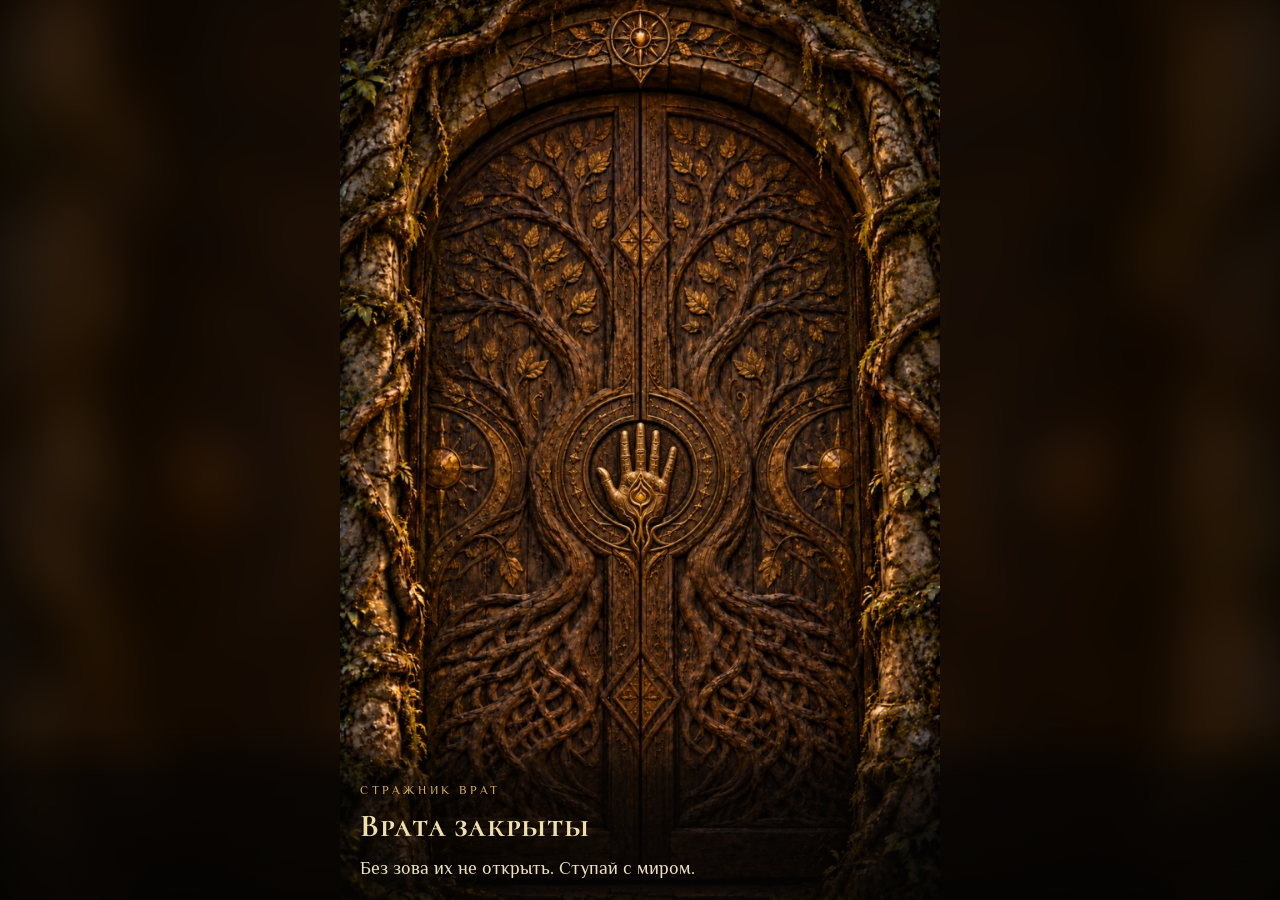
<file: index.html>
<!doctype html>
<html lang="ru">
<head>
<meta charset="utf-8">
<meta name="viewport" content="width=device-width, initial-scale=1, viewport-fit=cover, user-scalable=no">
<title>Тропа · голос Эха — elevenlabs.io</title>
<script src="https://telegram.org/js/telegram-web-app.js"></script>
<link rel="preconnect" href="https://fonts.googleapis.com">
<link href="https://fonts.googleapis.com/css2?family=Cormorant+SC:wght@600;700&family=Philosopher:ital@0;1&display=swap" rel="stylesheet">
<style>
:root{--ink:#ecdfbf;--mist:#b6a888;--gold:#dcb062;--gold2:#f1dfae;--bg:#050403}
*{box-sizing:border-box;margin:0;-webkit-tap-highlight-color:transparent}
html,body{height:100%;background:var(--bg);color:var(--ink);overflow:hidden;font-family:"Philosopher",Georgia,serif;-webkit-user-select:none;user-select:none}
#blur{position:fixed;inset:-40px;width:calc(100% + 80px);height:calc(100% + 80px);object-fit:cover;filter:blur(28px) brightness(.35) saturate(1.2);transition:opacity .9s}
.stage{position:fixed;inset:0;overflow:hidden}
.stage video,.stage img.still{position:absolute;inset:0;width:100%;height:100%;object-fit:cover;transition:opacity .9s ease,filter 1.2s ease}
@media (min-aspect-ratio:3/4){.stage video,.stage img.still{object-fit:contain}}
.dots{position:fixed;top:calc(env(safe-area-inset-top) + 14px);left:0;right:0;text-align:center;letter-spacing:.5em;color:rgba(220,176,98,.8);font-size:11px;z-index:3;text-shadow:0 0 8px #000}
.panel{position:fixed;left:0;right:0;bottom:0;z-index:5;max-height:34vh;overflow-y:auto;padding:56px 22px calc(env(safe-area-inset-bottom) + 18px);display:flex;flex-direction:column;gap:12px;transition:opacity .7s ease;
  background:linear-gradient(to bottom,rgba(5,4,3,0) 0,rgba(5,4,3,.7) 50px,rgba(5,4,3,.88) 100%)}
.panel.low{max-height:34vh}
.line{animation:rise .7s ease both}
@keyframes rise{from{opacity:0;transform:translateY(8px)}to{opacity:1;transform:none}}
.tap{position:fixed;inset:0;z-index:4}
.more{font-size:13px;color:var(--gold);letter-spacing:.2em;text-align:center;opacity:.8;animation:pulse 1.8s ease-in-out infinite}
@keyframes pulse{50%{opacity:.35}}
.inner{width:100%;max-width:560px;margin:0 auto;display:flex;flex-direction:column;gap:12px}
h1{font-family:"Cormorant SC",serif;font-weight:700;color:var(--gold2);font-size:32px;line-height:1.05;letter-spacing:.02em;text-shadow:0 0 24px rgba(220,176,98,.25)}
.body p{font-size:18px;line-height:1.5;color:var(--ink);margin:0 0 .7em}
.body p:last-child{margin-bottom:0}
.who{font-size:12px;letter-spacing:.3em;text-transform:uppercase;color:var(--gold)}
.actions{display:flex;gap:10px;padding-top:6px}
button.go{flex:1;min-height:52px;border-radius:26px;border:1px solid rgba(220,176,98,.7);background:linear-gradient(180deg,rgba(220,176,98,.22),rgba(220,176,98,.08));color:var(--gold2);font:600 17px "Philosopher",serif;letter-spacing:.03em;cursor:pointer;backdrop-filter:blur(4px)}
button.go:active{background:rgba(220,176,98,.3)}
button.back{flex:none;width:52px;min-height:52px;border-radius:26px;border:1px solid rgba(220,176,98,.3);background:rgba(0,0,0,.3);color:var(--mist);font-size:20px;cursor:pointer}
.hidden{opacity:0;pointer-events:none}
.lid{position:fixed;left:0;right:0;height:51%;background:#000;z-index:20;transition:transform .9s cubic-bezier(.7,0,.3,1)}
.lid.top{top:0;transform:translateY(-101%)}.lid.bot{bottom:0;transform:translateY(101%)}
.closed .lid.top,.closed .lid.bot{transform:translateY(0)}
.flash{position:fixed;inset:0;z-index:21;background:radial-gradient(circle at 50% 45%,rgba(255,226,160,.95),rgba(220,176,98,.5) 35%,rgba(0,0,0,0) 70%);opacity:0;pointer-events:none;transition:opacity .6s ease}
.flash.on{opacity:1}
.hand{position:fixed;border-radius:50%;z-index:6;touch-action:none;cursor:pointer;transition:opacity .6s}
.hand svg{width:100%;height:100%;transform:rotate(-90deg)}
.hand circle{fill:none;stroke:var(--gold2);stroke-width:2.2;stroke-linecap:round;filter:drop-shadow(0 0 6px rgba(255,220,150,.9));transition:stroke-dashoffset .12s linear}
.hint{font-style:italic;color:var(--mist);font-size:15px;text-align:center}
.enter{display:flex;flex-direction:column;align-items:center;gap:18px}
.enter .go{width:100%;flex:none}
.sign{width:96px;height:96px;filter:drop-shadow(0 0 18px rgba(120,190,255,.7));animation:pulse-sign 2.4s ease-in-out infinite}
@keyframes pulse-sign{50%{filter:drop-shadow(0 0 30px rgba(150,210,255,.95))}}
/* Законы Круга: свиток с галочками — каждый закон принимаешь касанием, потом ладонь. */
.panel.sheet{max-height:74vh}
.laws{display:flex;flex-direction:column;gap:8px}
.law{display:grid;grid-template-columns:18px 1fr;gap:10px;align-items:start;padding:10px 14px;border-radius:12px;border:1px solid rgba(220,176,98,.2);background:rgba(0,0,0,.4);font:16px/1.45 "Philosopher",Georgia,serif;animation:rise .6s ease both}
.law .mk{color:var(--gold2);text-shadow:0 0 10px rgba(255,220,150,.7)}
.reread{background:none;border:0;color:var(--mist);font:italic 14px "Philosopher",serif;text-decoration:underline;text-underline-offset:3px;cursor:pointer;align-self:center}

</style>
</head>
<body>
<img id="blur" alt="">
<div id="app">
  <div class="stage" id="stage">
    <img class="still" id="still" alt="">
    <video id="vid" muted playsinline autoplay loop preload="auto"></video>
    <div class="dots" id="dots"></div>
  </div>
  <div class="tap" id="tap"></div>
  <div class="panel" id="panel"></div>
</div>
<audio id="echo-voice" src="media/echo-tishe.wav" preload="none"></audio>
<div class="hand hidden" id="hand" aria-label="Приложить ладонь" role="button">
      <svg viewBox="0 0 100 100"><circle id="ring" cx="50" cy="50" r="46" stroke-dasharray="289" stroke-dashoffset="289"></circle></svg>
    </div>
<div class="lid top"></div><div class="lid bot"></div>
<div class="flash" id="flash"></div>
<script>
const BOT = "HybridEcho_bot";
const T = {"guard":{"title":"Врата","body":"<p>Стой, путник.</p><p>Тебя позвали — значит, тебе есть что вспомнить.<br>Закрой глаза… и прислушайся.</p>"},"call":{"title":"Тише… Слышишь?","body":"<p>Будто кто-то позвал тебя по имени — по тому, которого ты ещё не вспомнил.</p><p>Я — Эхо. Я храню голоса всех времён.<br>И твой — тоже где-то здесь.</p>"},"traces":{"title":"Следы","body":"<p>Идущий вперёд всегда оставляет следы.<br>Идущий вновь — узнаёт свои.</p><p>Когда-то ты уже шёл этой тропой. Твои следы остались — в силе рук и упрямстве шага, в слове, которое ты сдержал, в тех, кому ты помог.</p><p>Время их не стёрло. Оно лишь укрыло их — до твоего возвращения.</p>"},"wake":{"title":"Мир просыпается","body":"<p>Руки помнят то, что ты забыл. Возьмись за простое дело.</p><p>В знакомом движении ты узнаешь себя. И мир начнёт просыпаться вместе с тобой.</p>"},"circle":{"title":"Вспомни…","body":"<p>Мы были Кругом — братья и сёстры. Вместе мы творили дивный мир, и с каждым днём он становился всё дивнее от наших сил.</p><p>Слышишь зов? Круг ждал тебя.</p><p>Здесь говорят открыто. Спроси — я отвечу, что знаю. Чего не знаю — сберегу вопрос и вернусь с ответом.</p>"},"seal":{"title":"Врата Круга","body":"<p>Ты вспомнил. Прежде чем войти вновь — знай законы Круга.</p><p>✦ В Круг приходят по зову. Кто не слышит зова — проходит мимо врат.<br>✦ Кого позовёшь — за того ты в ответе.<br>✦ Если ты узнал, кто Хранитель, сохрани это в тайне.<br>✦ Эхо помнит, как ты участвовал у Костра. Если оно пока не знает ответа, оно сохранит твой вопрос.<br>✦ В опросах Эхо видит общий счёт голосов.<br>✦ Твоё остаётся твоим — это закон. Мы ничего не передаём и не продаём.<br>✦ Ты волен уйти. Скажешь Эху «забудь меня» — оно сотрёт твои записи из своей рабочей памяти и проводит тебя из Круга. Подробнее о памяти можно спросить Эхо в личке после входа.</p><p>Если готов — приложи ладонь к вратам.</p>"}};
const tg = window.Telegram && window.Telegram.WebApp;
const haptic = (k) => { try { tg && tg.HapticFeedback && (k === "ok" ? tg.HapticFeedback.notificationOccurred("success") : tg.HapticFeedback.impactOccurred(k)); } catch (e) {} };
if (tg) { try { tg.ready(); tg.expand(); tg.setHeaderColor("#070604"); tg.setBackgroundColor("#070604"); tg.disableVerticalSwipes && tg.disableVerticalSwipes(); tg.requestFullscreen && tg.requestFullscreen(); } catch (e) {} }
// Ключ открытки: Telegram кладёт его в start_param; запасные пути — адрес страницы (tgWebAppStartParam в ?… или #…) и ?k= для проверки в браузере.
const fromUrl = (name) => new URLSearchParams(location.search).get(name) || new URLSearchParams(location.hash.slice(1)).get(name);
const param = (tg && tg.initDataUnsafe && tg.initDataUnsafe.start_param) || fromUrl("tgWebAppStartParam") || fromUrl("startapp") || fromUrl("k") || "";
const key = (param.match(/^p_([0-9a-f]{12})$/) || [])[1];
const oldCard = /^k_[0-9a-f]{12}$/.test(param);

function openEcho(payload) {
  const link = `https://t.me/${BOT}?start=${payload}`;
  if (tg && tg.openTelegramLink) { tg.openTelegramLink(link); setTimeout(() => tg.close(), 400); } else location.href = link;
}

const $ = (id) => document.getElementById(id);
const vid = $("vid"), still = $("still"), panel = $("panel"), dots = $("dots"), hand = $("hand"), ring = $("ring");
const echoVoice = $("echo-voice");
const STEPS = [
  { who: "Стражник врат", text: T.guard, media: "gate", go: "Закрыть глаза" },
  { who: "Эхо", text: T.call, media: "vision-1", go: "Прислушаться" },
  { who: "Эхо", text: T.traces, media: "vision-2", go: "Как их искать?" },
  { who: "Эхо", text: T.wake, media: "vision-3", go: "Вспомнить" },
  { who: "Эхо", text: T.circle, media: "vision-4", go: "Открыть глаза" },
  { who: "Стражник врат", text: T.seal, media: "hand", go: null },
];
let step = 0, busy = false, parts = [], part = 0;
function splitParts(html) {
  const out = [];
  for (const p of html.split("</p>")) {
    const inner = p.replace("<p>", "").trim();
    if (!inner) continue;
    // Законы (строки с ✦) — каждый отдельно.
    if (inner.includes("✦")) inner.split("<br>").forEach((l) => l.trim() && out.push(l.trim()));
    else out.push(inner);
  }
  return out;
}
// Законы: вступление, сами законы (✦), последняя строка — зов к ладони.
const SEAL = (() => {
  const ps = T.seal.body.split("</p>").map((p) => p.replace("<p>", "").trim()).filter(Boolean);
  const lawsP = ps.find((p) => p.includes("✦")) || "";
  return { intro: ps[0], laws: lawsP.split("<br>").map((l) => l.replace("✦", "").trim()).filter(Boolean), outro: ps[ps.length - 1] };
})();
let lawsAccepted = false;
// Законы — одним свитком (прокрутка, если не влезают), одна кнопка «Принимаю». Потом — только ладонь.
function sayLaws(reread) {
  if (lawsAccepted && !reread) {
    panel.classList.remove("sheet");
    panel.innerHTML = `<div class="inner"><div class="who">Стражник врат</div><h1 class="line">Законы приняты</h1><div class="body"><p class="line">${SEAL.outro}</p></div><div class="hint">коснись руки на вратах и держи</div><button class="reread" id="reread">перечитать законы</button></div>`;
    $("reread").onclick = (e) => { e.stopPropagation(); sayLaws(true); };
    hand.classList.remove("hidden");
    return;
  }
  panel.classList.add("sheet");
  hand.classList.add("hidden");
  const items = SEAL.laws.map((l, i) => `<div class="law" style="animation-delay:${0.15 + i * 0.12}s"><span class="mk">✦</span><span>${l}</span></div>`).join("");
  panel.innerHTML = `<div class="inner"><div class="who">Стражник врат</div><h1>${T.seal.title}</h1><div class="body"><p>${SEAL.intro}</p></div><div class="laws">${items}</div><div class="actions"><button class="back" id="back" aria-label="Назад">←</button><button class="go" id="accept">${reread ? "К вратам →" : "Принимаю законы ✦"}</button></div></div>`;
  panel.scrollTop = 0;
  $("accept").onclick = (e) => { e.stopPropagation(); if (!lawsAccepted) haptic("ok"); lawsAccepted = true; sayLaws(false); };
  $("back").onclick = (e) => { e.stopPropagation(); prev(); };
}
function sayPart() {
  const s = STEPS[step], last = part >= parts.length - 1;
  if (s.media === "hand") return sayLaws(false);
  const actions = !last ? `<div class="more">коснись · дальше</div>`
    : s.go ? `<div class="actions">${step > 0 ? '<button class="back" id="back" aria-label="Назад">←</button>' : ""}<button class="go" id="go">${s.go} →</button></div>`
    : `<div class="hint">коснись руки на вратах и держи</div>`;
  panel.innerHTML = `<div class="inner"><div class="who">${s.who}</div>${part === 0 ? `<h1 class="line">${s.text.title}</h1>` : ""}<div class="body"><p class="line">${parts[part]}</p></div>${actions}</div>`;
  const go = $("go"); if (go) go.onclick = (e) => { e.stopPropagation(); next(); };
  const back = $("back"); if (back) back.onclick = (e) => { e.stopPropagation(); prev(); };
  hand.classList.toggle("hidden", !(s.media === "hand" && last));
}
function onTap() { if (busy || holdStart || STEPS[step].media === "hand") return; if (part < parts.length - 1) { part++; haptic("light"); sayPart(); } }

function show(media, loop = true) {
  still.src = "" + media + ".jpg";
  $("blur").src = media + ".jpg";
  if (media === "gate") { vid.removeAttribute("src"); vid.load(); vid.style.opacity = 0; return; }
  vid.style.opacity = 0;
  vid.loop = loop;
  vid.src = "" + media + ".mp4";
  vid.oncanplay = () => { vid.style.opacity = 1; vid.play().catch(() => {}); };
}
function render() {
  const s = STEPS[step];
  dots.textContent = "●".repeat(step + 1) + "○".repeat(STEPS.length - step - 1);
  show(s.media);
  panel.classList.toggle("low", s.media === "hand"); panel.classList.remove("sheet");
  // Голос говорит по фразе: картинка остаётся видна, касание — следующая фраза, в конце — кнопка.
  parts = splitParts(s.text.body); part = 0;
  sayPart();
  placeHand();
  panel.scrollTop = 0;
  const go = $("go"); if (go) go.onclick = next;
  const back = $("back"); if (back) back.onclick = prev;
  if (tg && tg.BackButton) { step > 0 ? tg.BackButton.show() : tg.BackButton.hide(); }
}
function blink(between) {
  // Веки: закрыть глаза → вспышка → открыть уже в другом месте.
  busy = true; document.body.classList.add("closed"); haptic("light");
  setTimeout(() => { $("flash").classList.add("on"); between(); }, 950);
  setTimeout(() => { $("flash").classList.remove("on"); document.body.classList.remove("closed"); busy = false; }, 1700);
}
function dissolve(between) {
  busy = true; panel.style.opacity = 0; vid.style.filter = still.style.filter = "blur(14px) brightness(1.6)";
  setTimeout(() => { between(); vid.style.filter = still.style.filter = ""; panel.style.opacity = 1; busy = false; }, 650);
}
function go(to) {
  echoVoice.pause();
  echoVoice.currentTime = 0;
  const fromInside = step >= 1 && step <= 4, toInside = to >= 1 && to <= 4;
  const change = () => { step = to; render(); };
  if (fromInside !== toInside) blink(change); else dissolve(change);
}
function next() {
  if (busy || step >= STEPS.length - 1) return;
  const enteringFirstVision = step === 0;
  go(step + 1);
  // Нажатие «Закрыть глаза» даёт разрешение воспроизвести звук сразу.
  if (enteringFirstVision) void echoVoice.play().catch(() => {});
}
function prev() { if (!busy && step > 0) go(step - 1); }
if (tg && tg.BackButton) tg.BackButton.onClick(prev);
$("tap").addEventListener("click", onTap); panel.addEventListener("click", onTap);

// Где на экране рука: кадр 2:3, рука — в точке (50%, 52%) кадра; кадр показан cover (телефон) или contain (широкий экран).
function placeHand() {
  // Кадр — внутри сцены: на широком экране сцена слева от слова.
  const box = $("stage").getBoundingClientRect();
  const W = box.width, H = box.height, ar = 2 / 3;
  const wide = W / H >= 3 / 4 || innerWidth / innerHeight >= 1.1;
  let w, h;
  if (wide) { if (W / H > ar) { h = H; w = H * ar; } else { w = W; h = W / ar; } }
  else { if (W / H > ar) { w = W; h = W / ar; } else { h = H; w = H * ar; } }
  const x0 = box.left + (W - w) / 2, y0 = box.top + (H - h) / 2, d = w * 0.26;
  Object.assign(hand.style, { width: d + "px", height: d + "px", left: (x0 + w * 0.5 - d / 2) + "px", top: (y0 + h * 0.521 - d / 2) + "px" });
}
addEventListener("resize", placeHand);
// Ладонь: коснись руки и держи, пока круг не замкнётся.
let holdStart = 0, raf = 0;
const HOLD = 1600, LEN = 289;
function tick() {
  const k = Math.min(1, (performance.now() - holdStart) / HOLD);
  ring.style.strokeDashoffset = LEN * (1 - k);
  if (Math.floor(k * 8) !== Math.floor((k - 0.02) * 8)) haptic("light");
  if (k >= 1) return sealed();
  raf = requestAnimationFrame(tick);
}
function release() { if (!holdStart) return; holdStart = 0; cancelAnimationFrame(raf); ring.style.strokeDashoffset = LEN; }
hand.addEventListener("pointerdown", (e) => { e.preventDefault(); if (busy) return; holdStart = performance.now(); haptic("medium"); raf = requestAnimationFrame(tick); });
["pointerup", "pointerleave", "pointercancel"].forEach((ev) => hand.addEventListener(ev, release));

function sealed() {
  holdStart = 0; busy = true; haptic("heavy");
  hand.classList.add("hidden"); panel.style.opacity = 0;
  if (tg && tg.BackButton) tg.BackButton.hide();
  vid.pause(); vid.autoplay = false; vid.loop = false; vid.oncanplay = null;
  vid.style.opacity = 0;
  let watchdog, pulse;
  const finish = () => {
    if (finish.done) return; finish.done = true;
    clearTimeout(watchdog); clearTimeout(pulse);
    vid.onplaying = vid.onended = vid.onerror = null;
    if (!vid.ended) { vid.pause(); vid.style.opacity = 0; }
    still.src = $("blur").src = "open.jpg";
    panel.innerHTML = `<div class="inner"><div class="enter"><img class="sign" src="sign.png" alt=""><button class="go" id="enter">Войти в Круг</button></div></div>`;
    panel.style.opacity = 1;
    $("enter").onclick = () => openEcho(`s_${key}`);
  };
  // До первого кадра ролика остаётся закрытая дверь. Открытая картинка нужна только в финале.
  vid.onplaying = () => {
    vid.onplaying = null;
    vid.style.opacity = 1;
    clearTimeout(watchdog);
    watchdog = setTimeout(finish, Number.isFinite(vid.duration) ? vid.duration * 1000 + 1200 : 7500);
    pulse = setTimeout(() => haptic("ok"), 3300);
  };
  vid.onended = vid.onerror = finish;
  watchdog = setTimeout(finish, 7500);
  vid.src = "open.mp4";
  vid.play().catch(finish);
}

if (!key) {
  show("gate"); dots.textContent = "";
  if (oldCard) {
    panel.innerHTML = `<div class="inner"><div class="who">Стражник врат</div><h1>Проверить открытку</h1><div class="body"><p>Эхо проверит, открыта ли тебе Тропа.</p></div><div class="actions"><button class="go" id="check-card">К Эху →</button></div></div>`;
    $("check-card").onclick = () => openEcho(param);
  } else {
    panel.innerHTML = `<div class="inner"><div class="who">Стражник врат</div><h1>Врата закрыты</h1><div class="body"><p>Без зова их не открыть. Ступай с миром.</p></div></div>`;
  }
} else {
  echoVoice.preload = "auto";
  render();
  // Подгрузить ролики заранее, чтобы переходы шли без пауз.
  ["vision-1","vision-2","vision-3","vision-4","hand","open"].forEach((m) => { const l = document.createElement("link"); l.rel = "prefetch"; l.href = "" + m + ".mp4"; document.head.appendChild(l); });
}
</script>
</body>
</html>
</file>
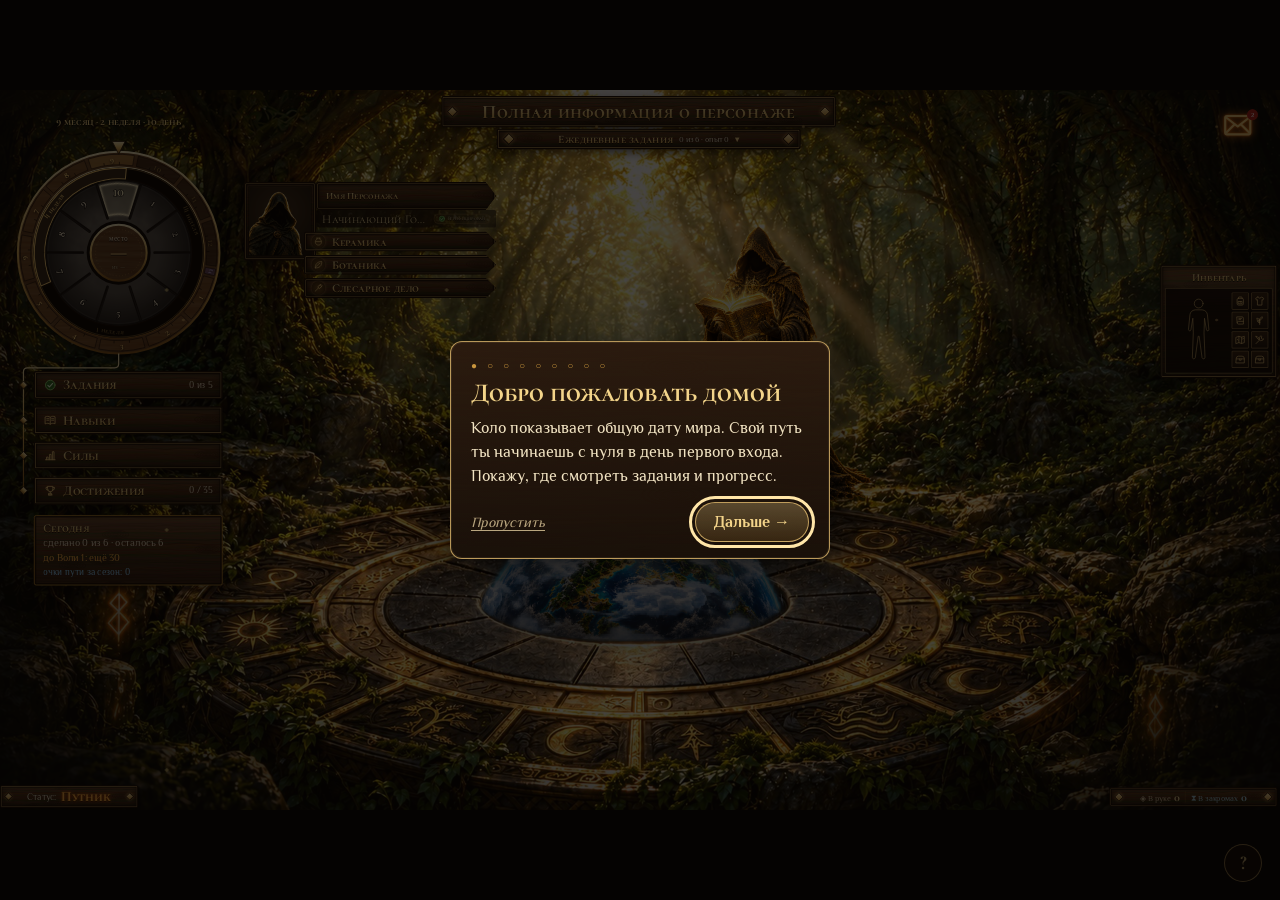
<file: igra/index.html>
<!doctype html>
<html lang="ru">
  <head>
    <meta charset="utf-8" />
    <meta name="viewport" content="width=device-width, initial-scale=1, viewport-fit=cover" />
    <title>Гибрид</title>
    <link rel="icon" href="/sign.png" />
    <link rel="stylesheet" href="/assets/fonts/fonts.css" />
    <link rel="stylesheet" href="/hub/hub.css" />
    <link rel="stylesheet" href="/hub/daily-cards.css" />
    <script src="https://telegram.org/js/telegram-web-app.js"></script>
    <style>
      /* Игра живёт лёжа: телефон стоя — просим повернуть (компьютер и планшет не трогаем) */
      .turn { position: fixed; inset: 0; z-index: 5000; display: none; flex-direction: column; align-items: center; justify-content: center; gap: 18px;
        padding: 24px; text-align: center; background: #0d0b08; color: #e3b860; font-family: "Cormorant SC", Georgia, serif; }
      .turn b { font-size: 28px; letter-spacing: .04em; }
      .turn span { font-family: "Philosopher", Georgia, serif; font-size: 17px; color: #cdbb98; max-width: 300px; line-height: 1.45; }
      .turn i { font-style: normal; font-size: 54px; animation: turn 2.4s ease-in-out infinite; }
      @keyframes turn { 0%, 30% { transform: rotate(0); } 60%, 100% { transform: rotate(-90deg); } }
      @media (orientation: portrait) and (max-width: 600px) { .turn { display: flex; } }
      @media (prefers-reduced-motion: reduce) { .turn i { animation: none; } }
    </style>
  </head>
  <body>
    <div class="turn" role="status"><i>📱</i><b>Поверни телефон</b><span>Круг открывается вширь — держи телефон горизонтально.</span></div>
    <main id="stage"></main>
    <script>
      // Окно Telegram: готово, во весь экран (где Telegram умеет), цвета под игру.
      (function () {
        var tg = window.Telegram && window.Telegram.WebApp;
        if (!tg) return;
        try { tg.ready(); tg.expand(); } catch (e) {}
        try { tg.setHeaderColor("#0d0b08"); tg.setBackgroundColor("#0d0b08"); } catch (e) {}
        try { if (tg.isVersionAtLeast && tg.isVersionAtLeast("8.0") && tg.requestFullscreen) tg.requestFullscreen(); } catch (e) {}
      })();
    </script>
    <script type="module" src="/hub/hub.js"></script>
  </body>
</html>
</file>
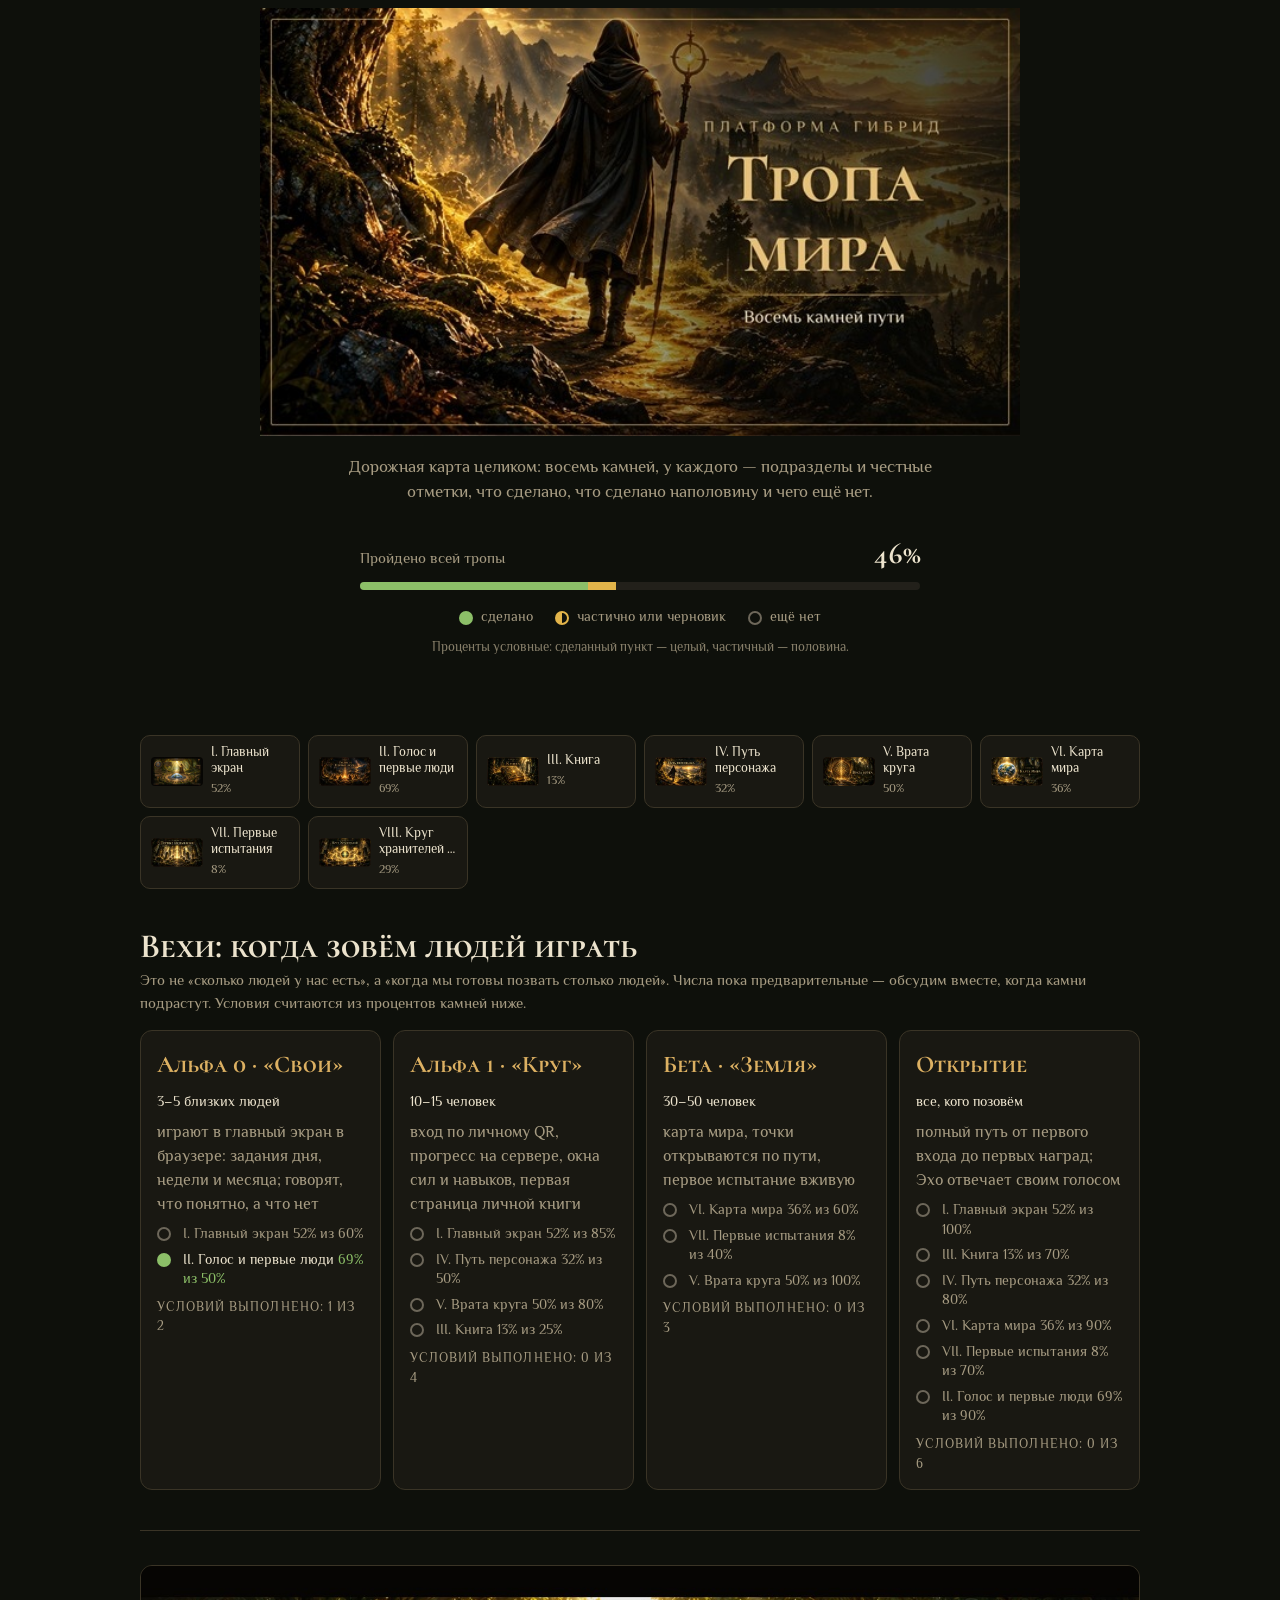
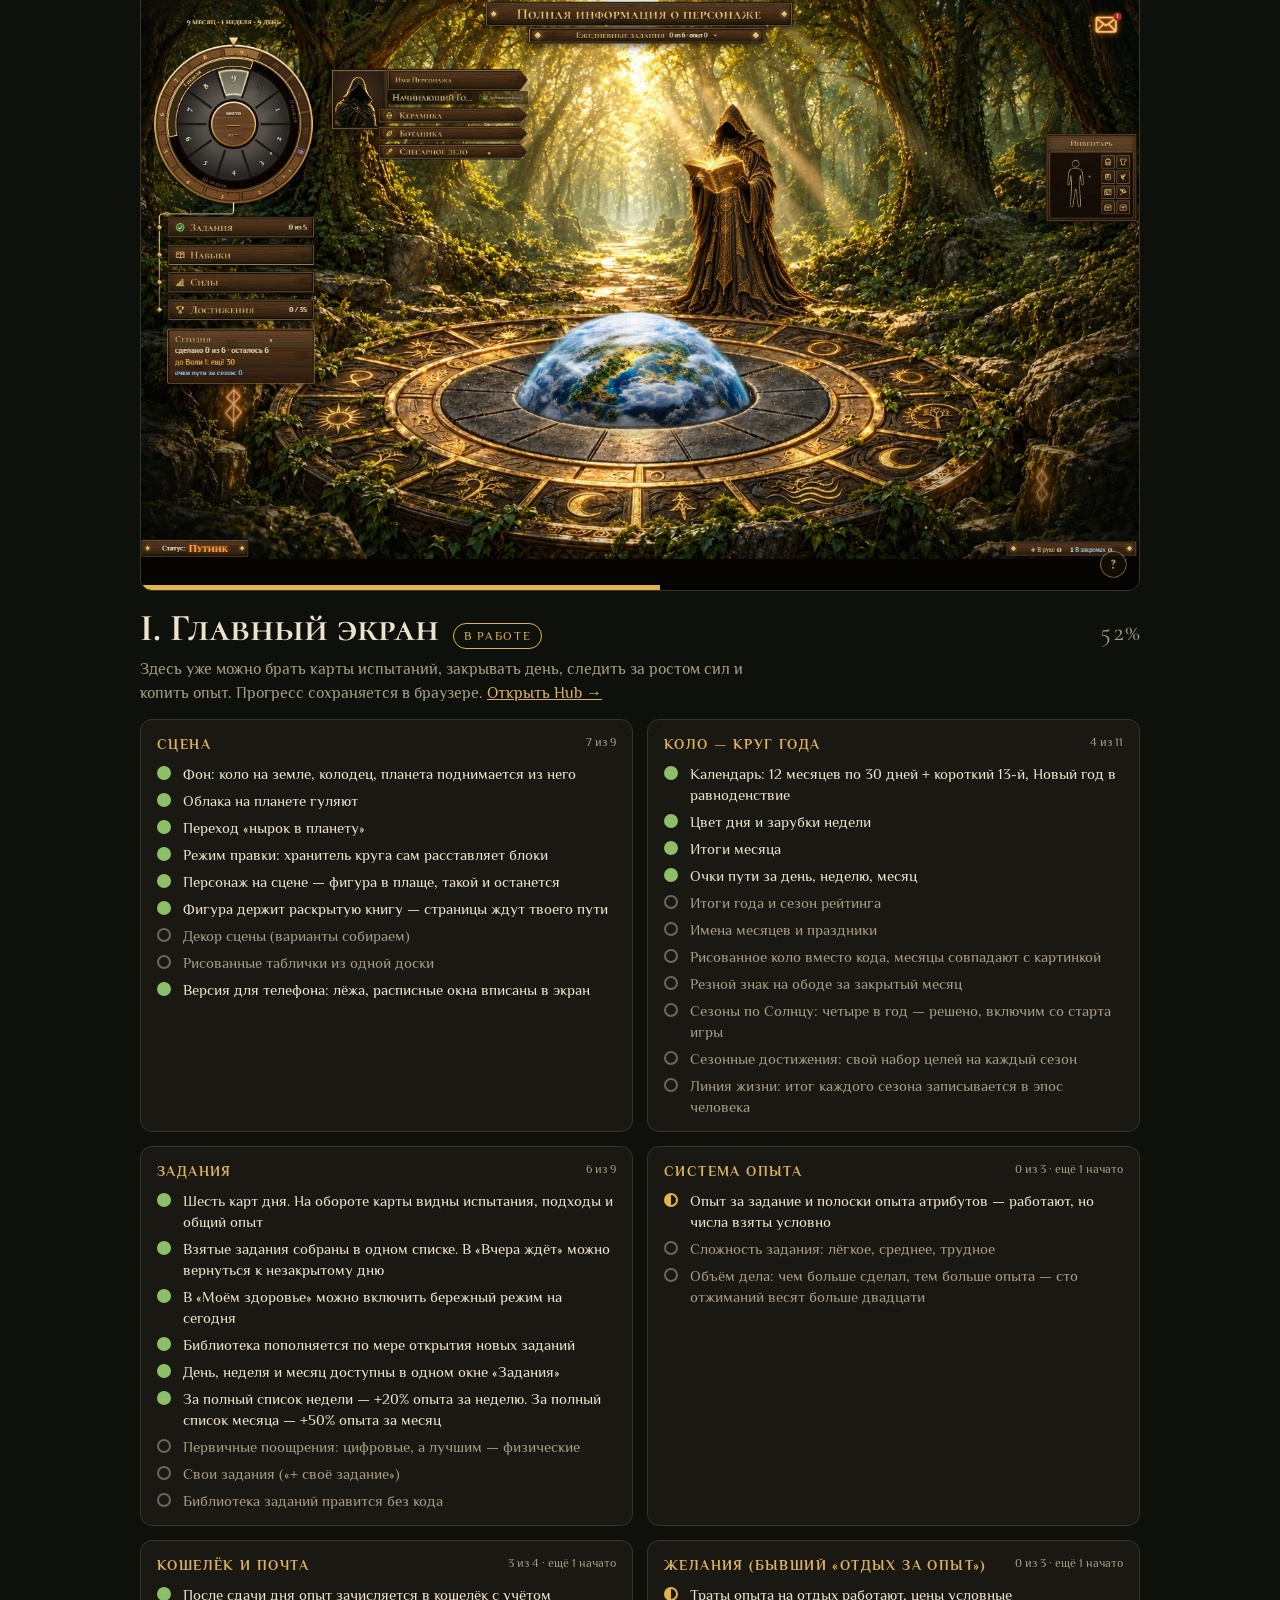
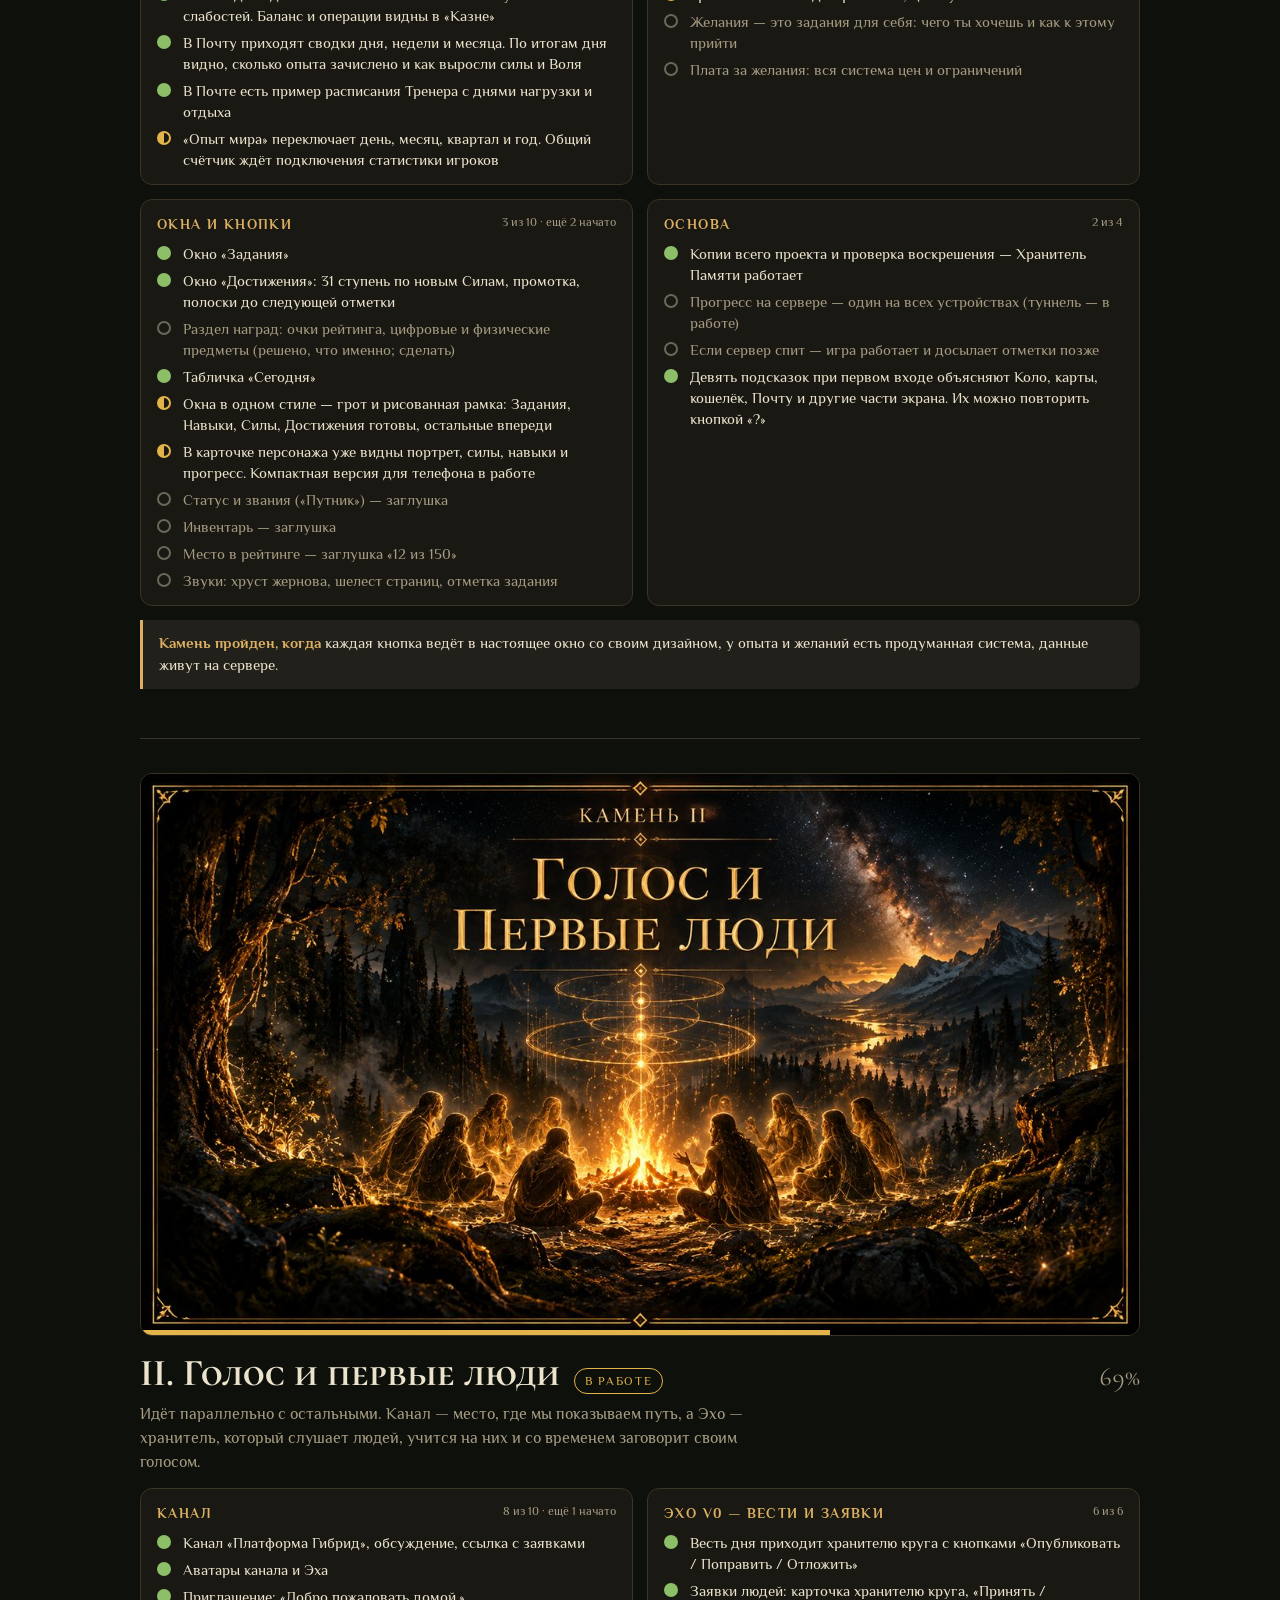
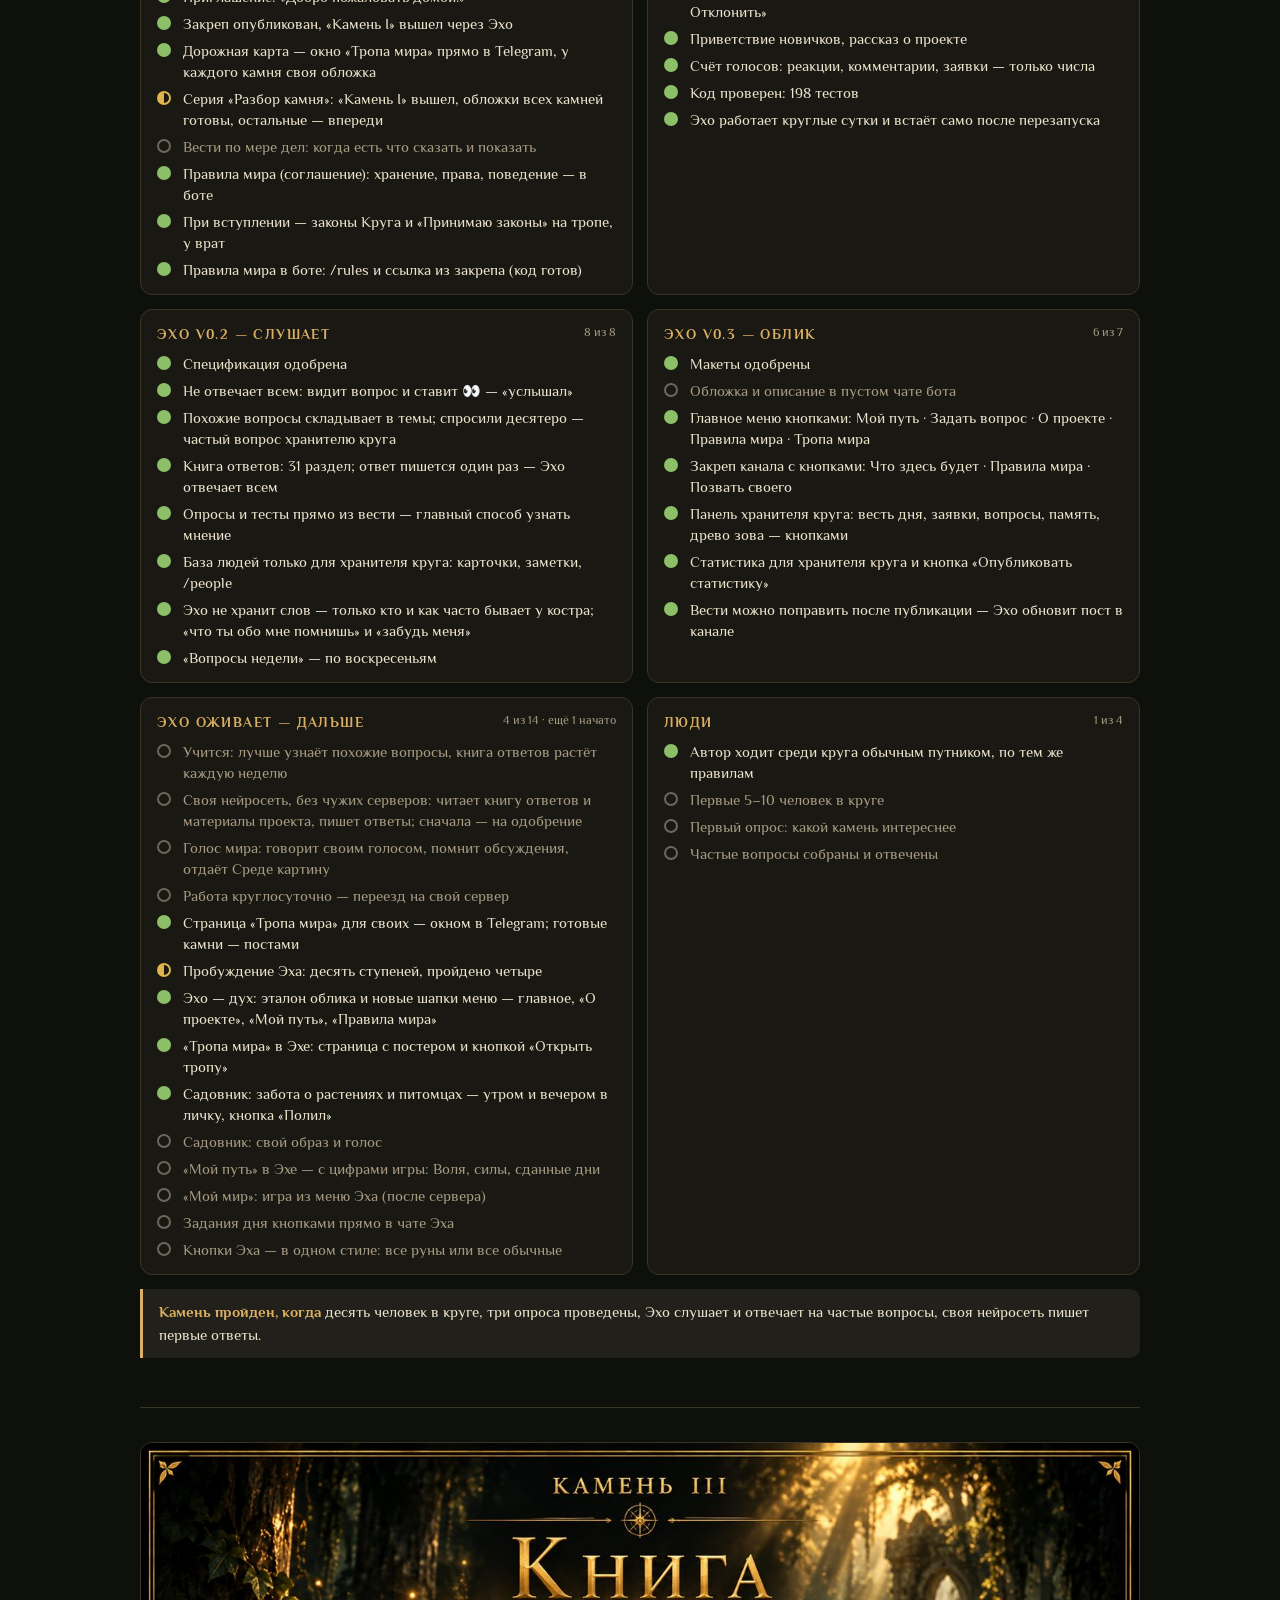
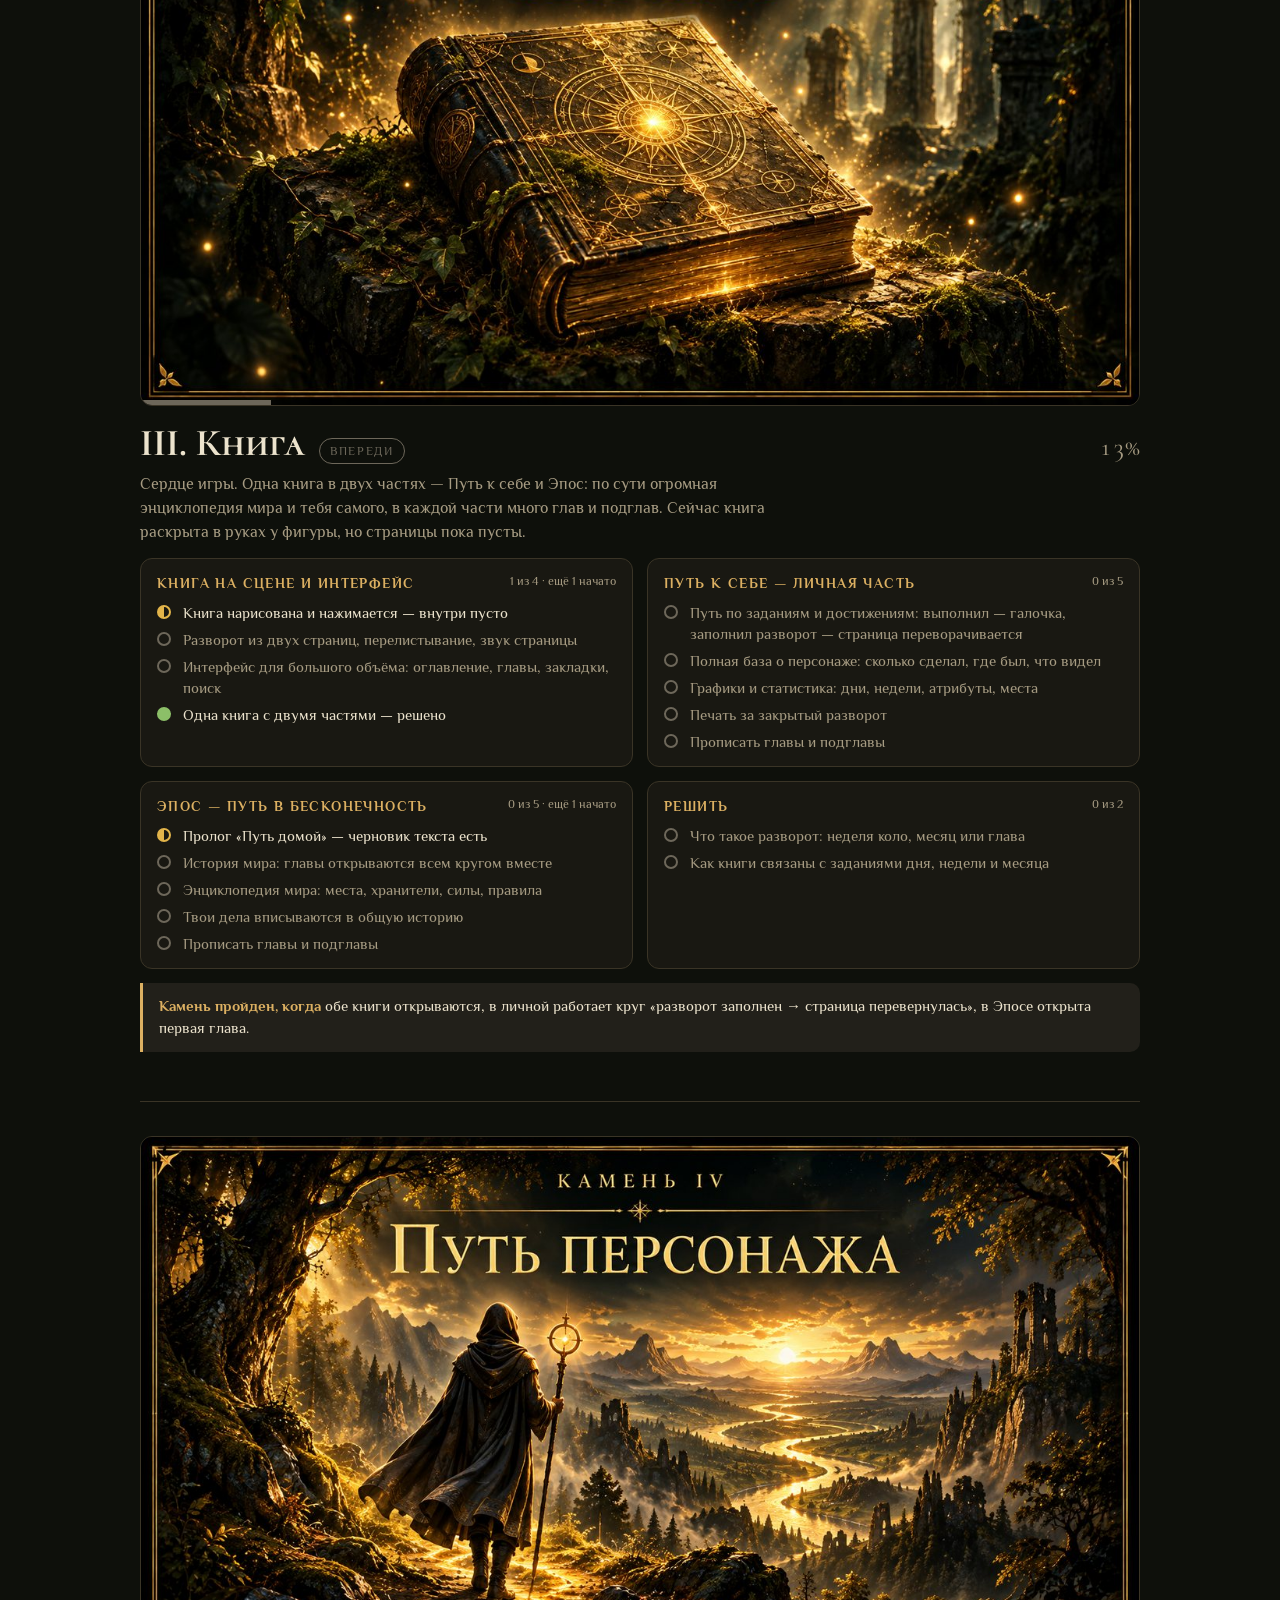
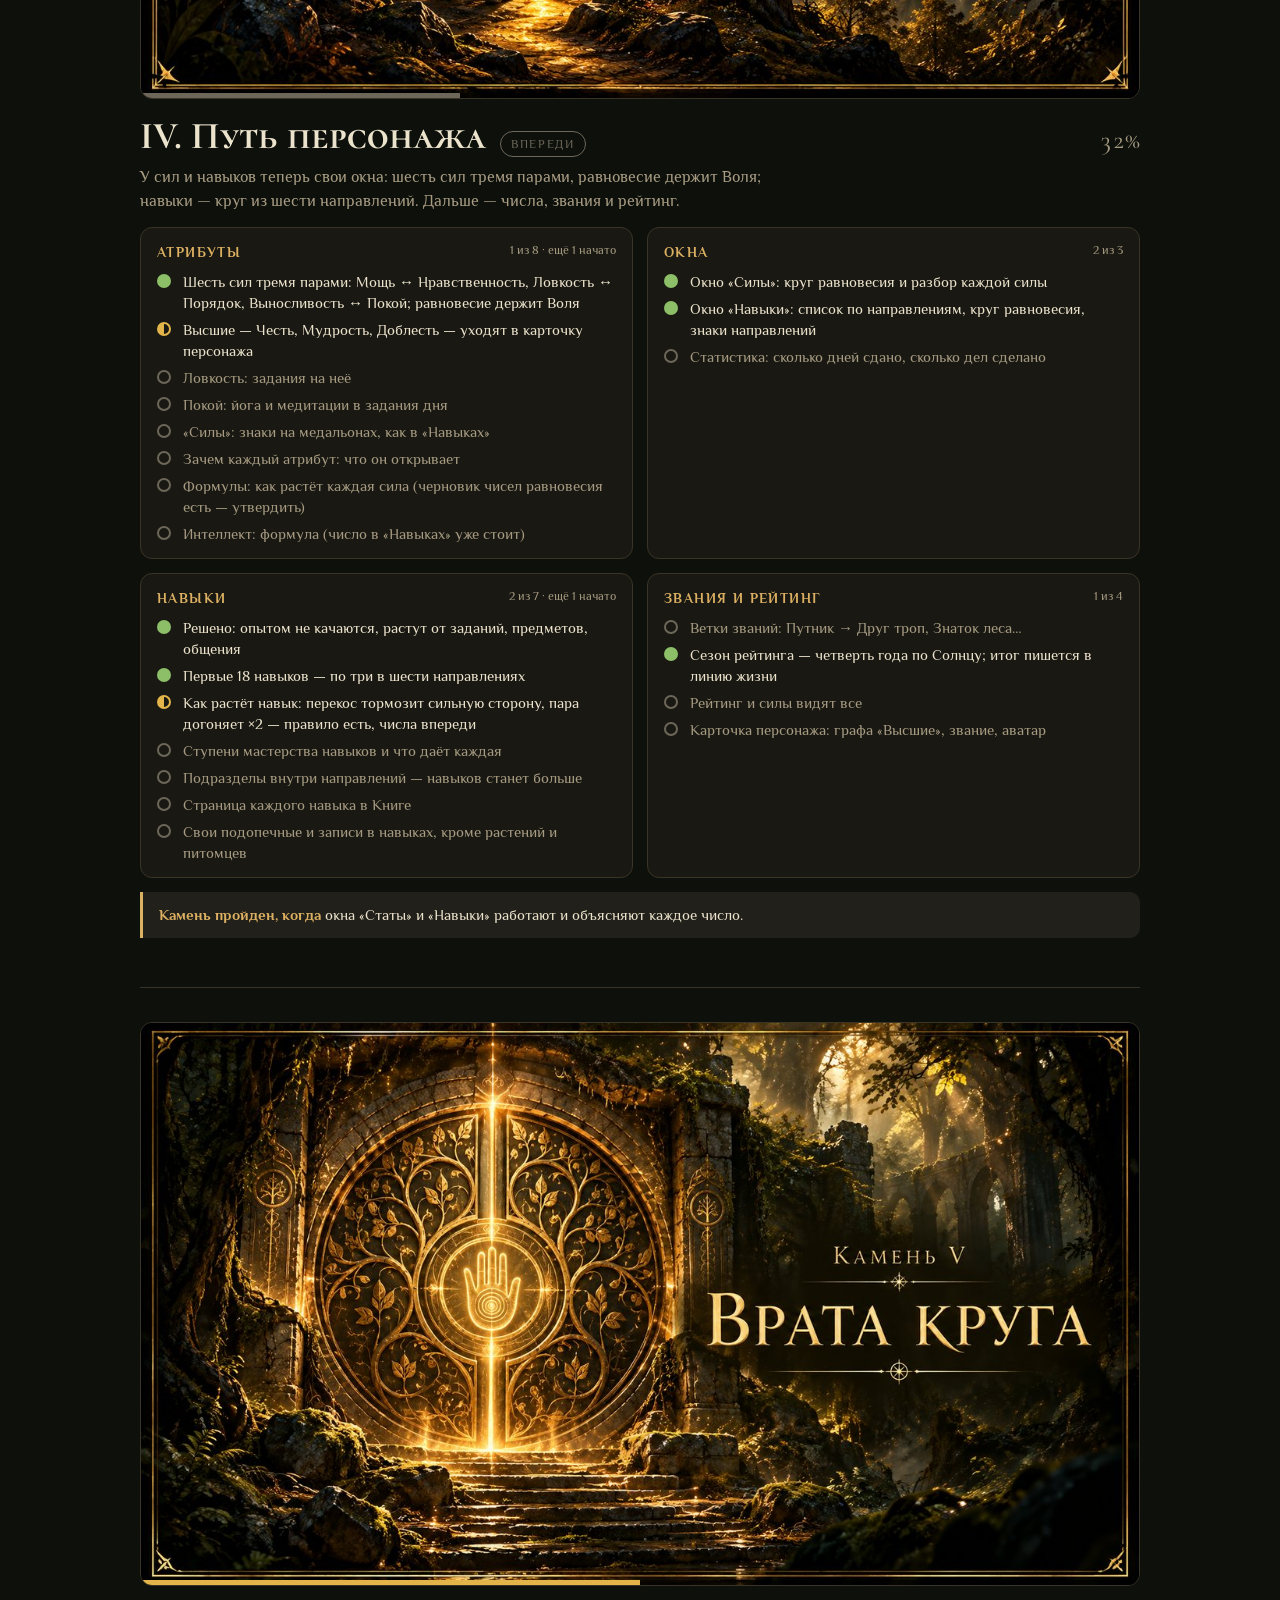
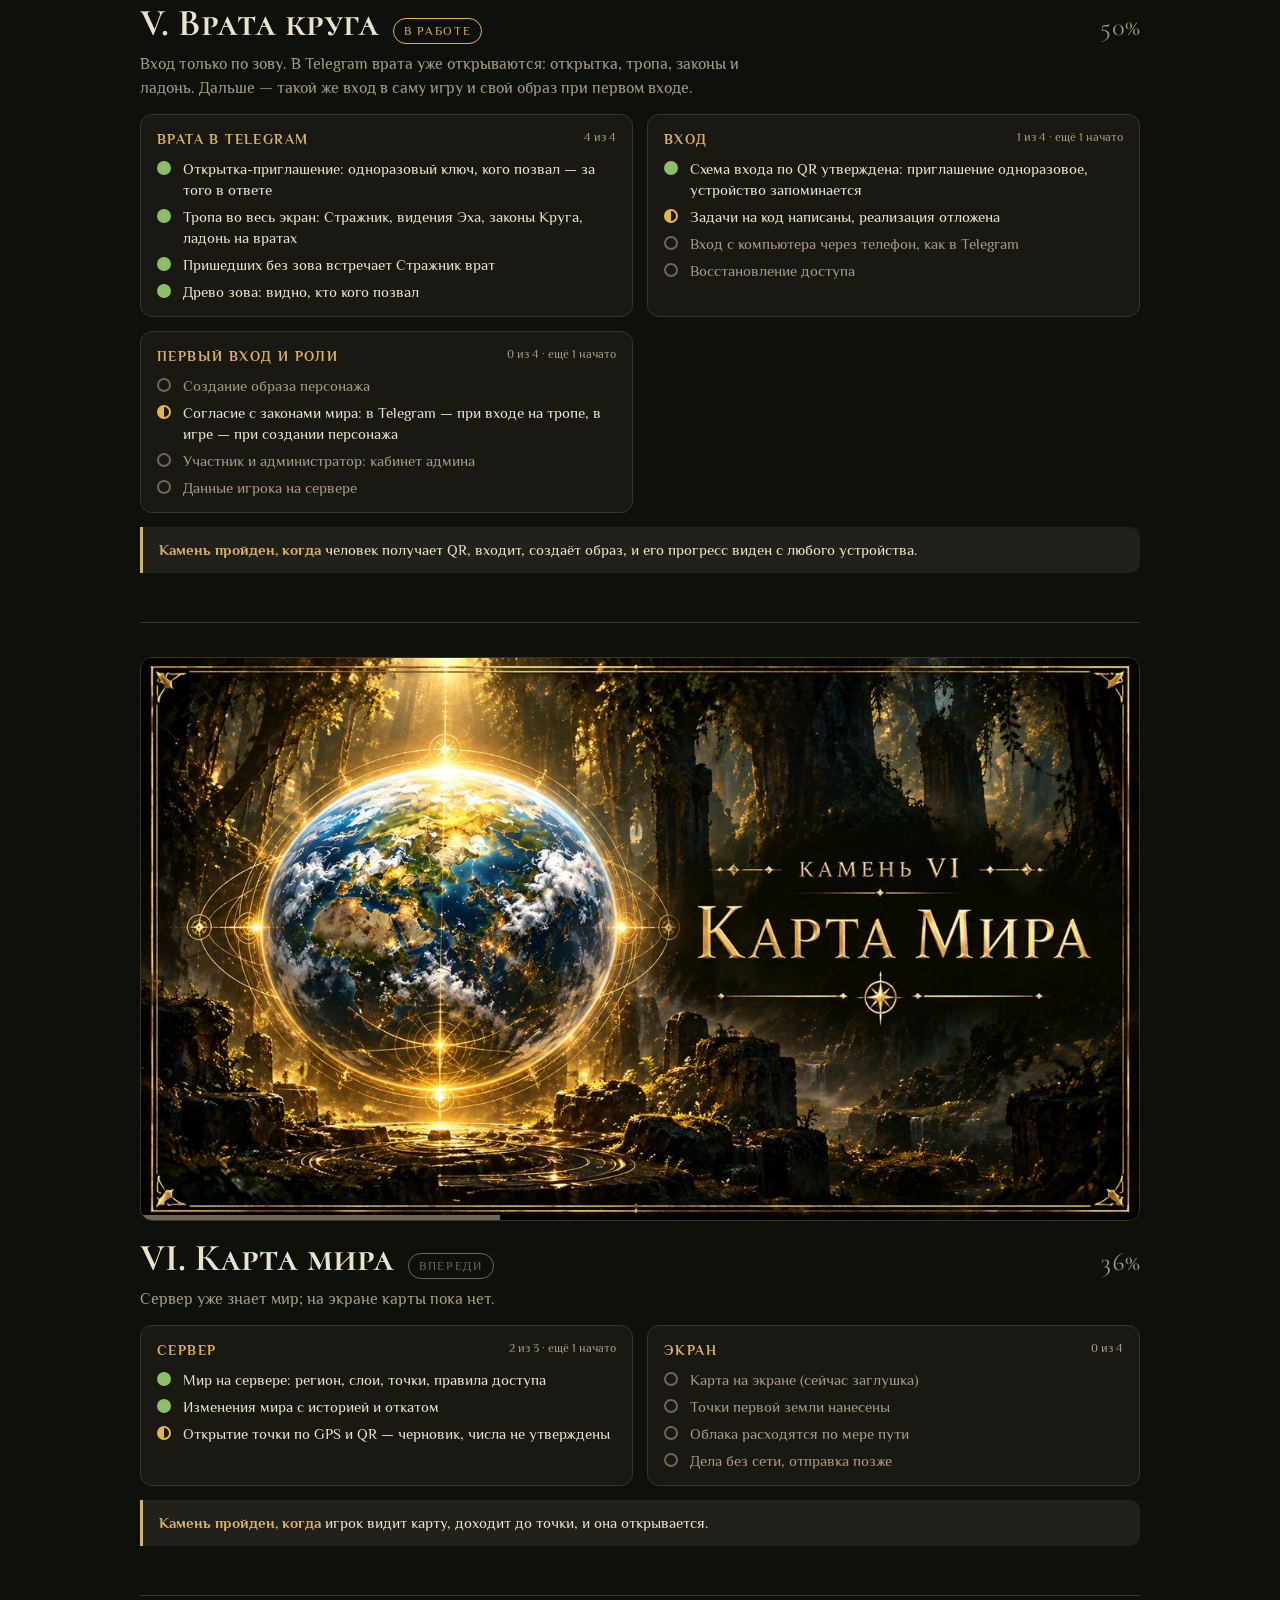
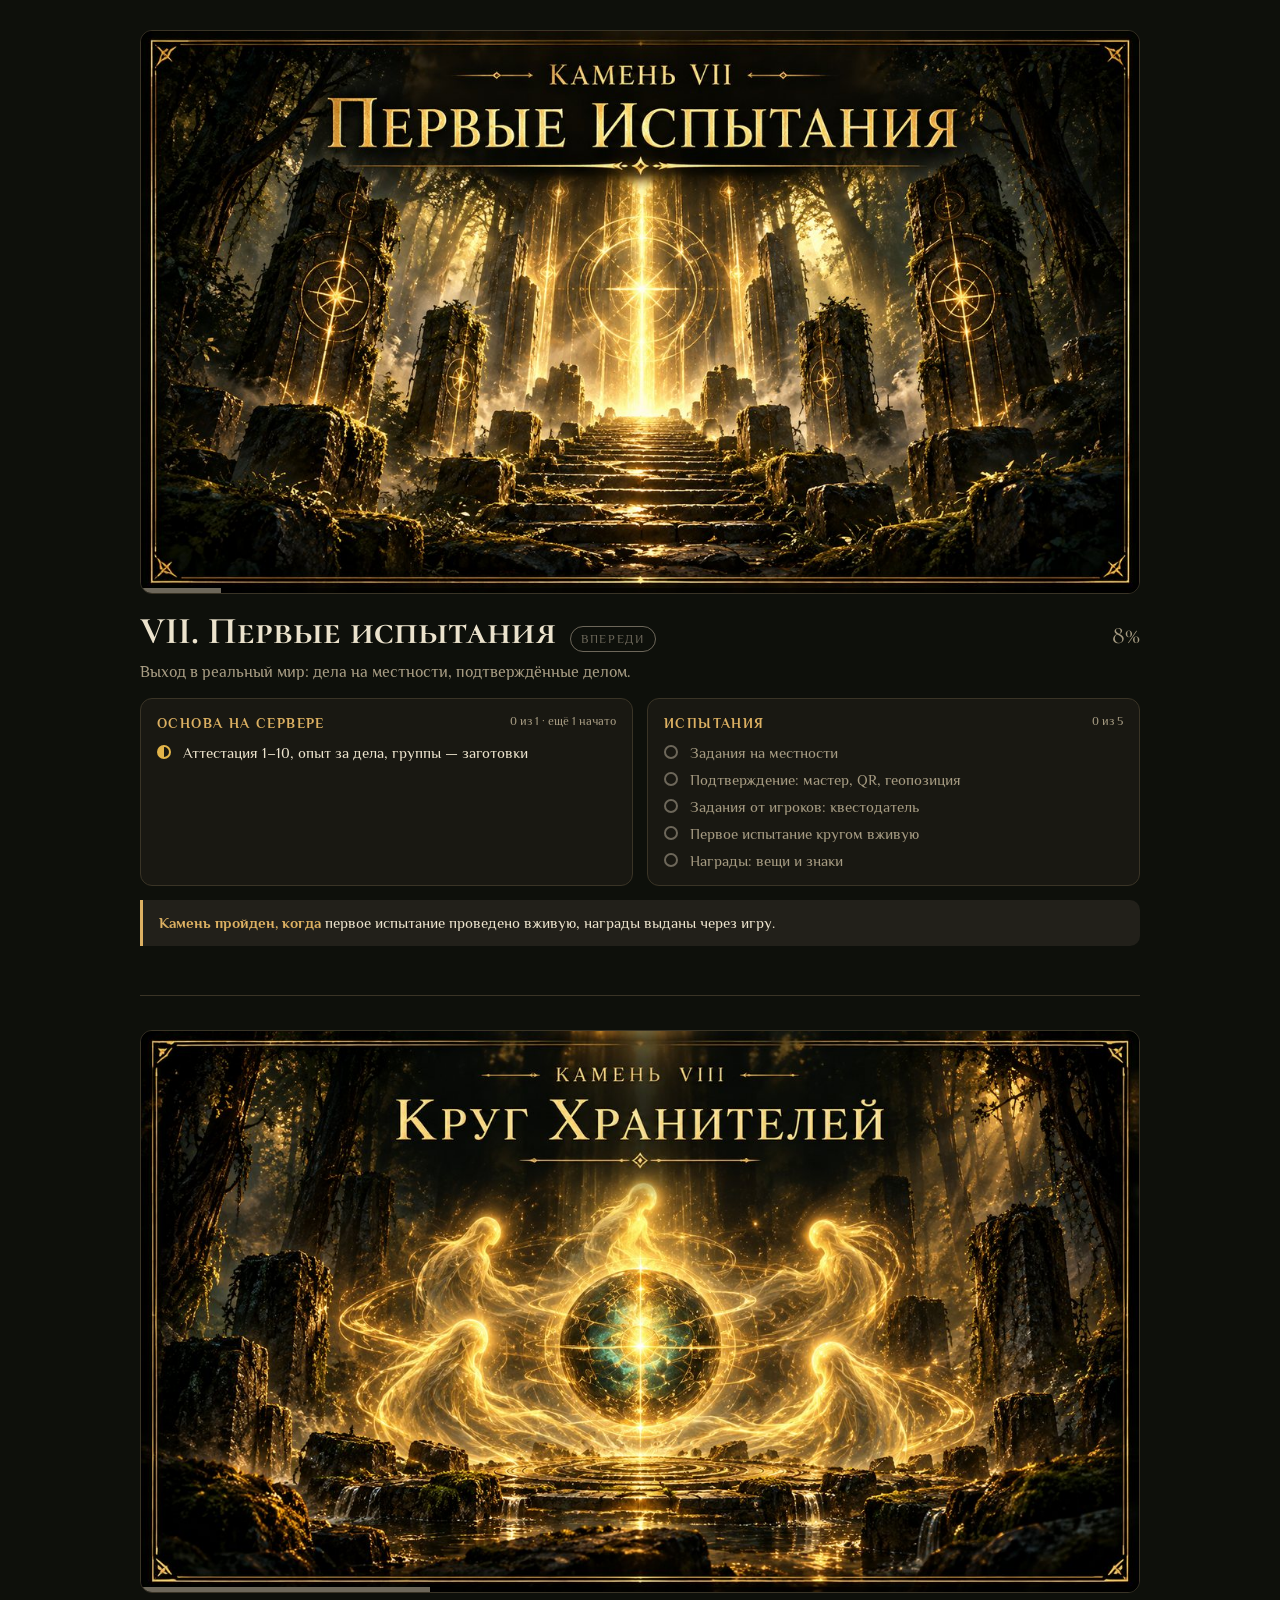
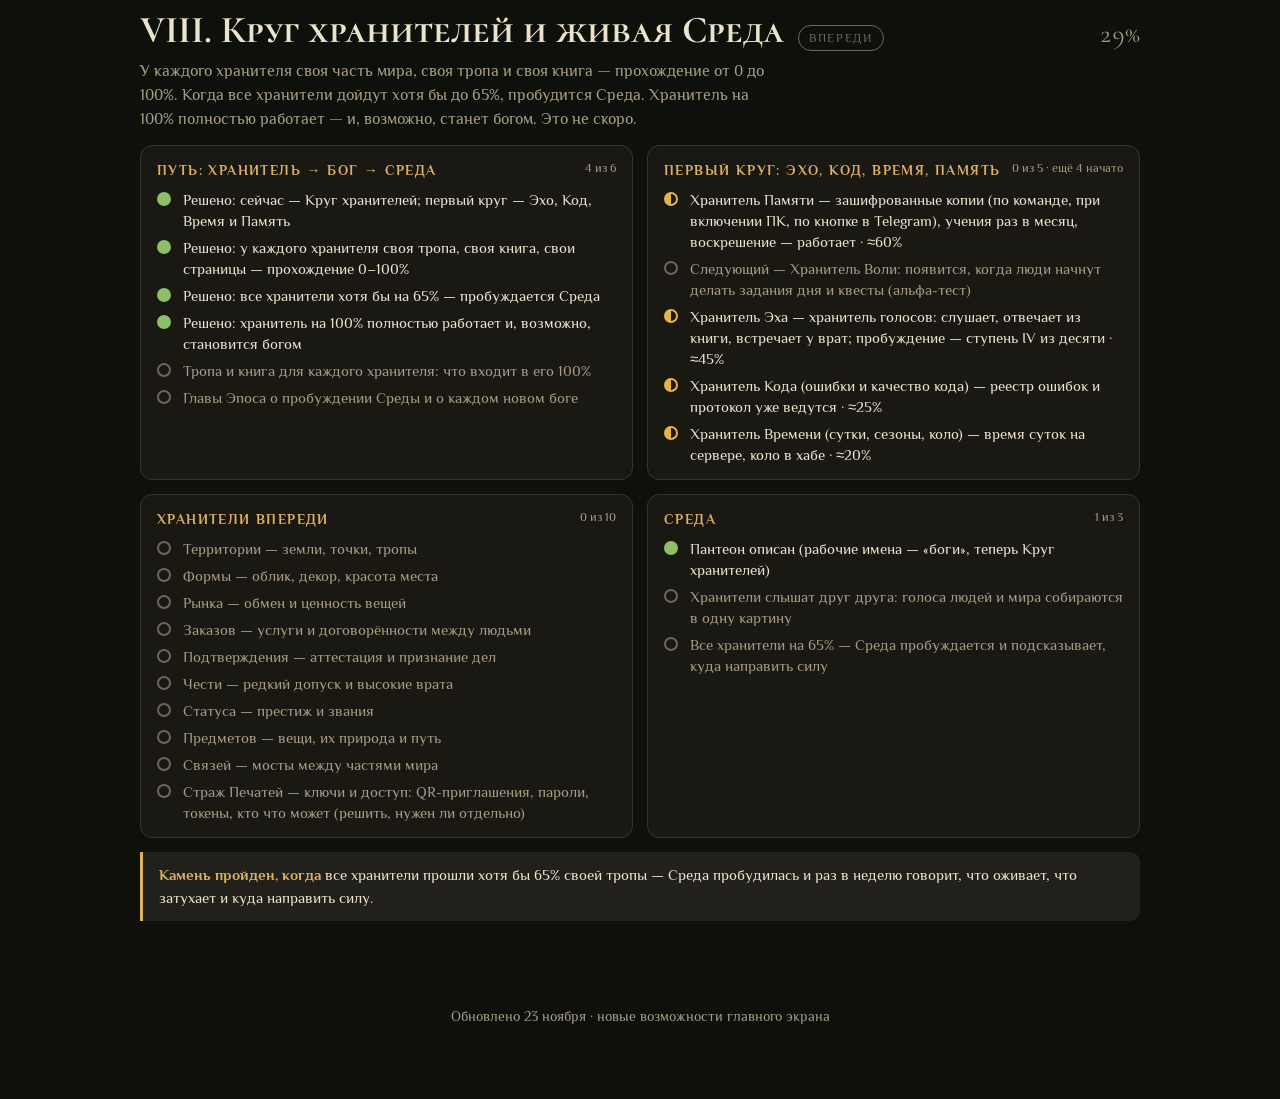
<file: karta/index.html>
<!doctype html>
<html lang="ru">
<meta charset="utf-8">
<meta name="viewport" content="width=device-width, initial-scale=1, viewport-fit=cover">
<title>Тропа мира</title>
<link rel="preconnect" href="https://fonts.googleapis.com">
<link rel="stylesheet" href="https://fonts.googleapis.com/css2?family=Cormorant+SC:wght@600;700&family=Philosopher:wght@400;700&display=swap">
<style>
/* Layout: тропа сверху вниз — шапка с общим прогрессом, полоса камней-ссылок, затем камни: картинка-медальон слева, подразделы справа. */
:root {
  color-scheme: dark;
  --bg: #0e100b;
  --panel: #191812;
  --panel-2: #22201a;
  --line: #3a3426;
  --text: #ece3cd;
  --muted: #a69b82;
  --gold: #dcb062;
  --done: #8cbf68;
  --part: #e2b44a;
  --todo: #6d675a;
  --display: "Cormorant SC", "Palatino Linotype", Georgia, serif;
  --body: "Philosopher", "Trebuchet MS", sans-serif;
}
* { box-sizing: border-box; }
body { background: var(--bg); color: var(--text); font-family: var(--body); font-size: 16px; line-height: 1.5; }
.wrap { max-width: 1040px; margin: 0 auto; padding-inline: 20px; padding-block: 0 64px; }

.hero { position: relative; margin-inline: -20px; padding: 0 20px 36px; text-align: center; }
/* Постер «Тропа мира · Восемь камней пути» на фоне страницы. */
.poster { position: relative; margin-inline: -20px; overflow: hidden; }
.poster img { position: relative; display: block; width: 100%; height: auto; max-width: 760px; aspect-ratio: 16 / 9; margin: 0 auto; object-fit: cover; }
.sr { position: absolute; width: 1px; height: 1px; overflow: hidden; clip: rect(0 0 0 0); white-space: nowrap; }
.kicker { font-family: var(--display); letter-spacing: .3em; color: var(--gold); font-size: 15px; }
h1 { font-family: var(--display); font-weight: 700; color: var(--gold); font-size: clamp(44px, 9vw, 76px); line-height: 1; margin: 10px 0 12px; text-wrap: balance; }
.lead { color: var(--muted); max-width: 60ch; margin: 0 auto; font-size: 17px; }

.overall { max-width: 560px; margin: 26px auto 0; }
.overall-top { display: flex; justify-content: space-between; align-items: baseline; font-size: 15px; color: var(--muted); }
.overall-top b { font-family: var(--display); font-size: 30px; color: var(--text); font-variant-numeric: tabular-nums; }
.bar { height: 8px; border-radius: 4px; background: var(--panel-2); overflow: hidden; display: flex; margin-top: 6px; }
.bar i { display: block; height: 100%; }
.bar .d { background: var(--done); } .bar .p { background: var(--part); }
.legend { display: flex; flex-wrap: wrap; justify-content: center; gap: 8px 22px; margin-top: 16px; font-size: 14px; color: var(--muted); }
.legend span { display: inline-flex; align-items: center; gap: 8px; }
.note { margin-top: 10px; font-size: 13px; color: var(--muted); opacity: .8; }

.stones-nav { display: grid; grid-template-columns: repeat(auto-fill, minmax(min(100%, 150px), 1fr)); gap: 8px; margin: 30px 0 40px; }
.stones-nav a {
  display: grid; grid-template-columns: 52px 1fr; gap: 8px; align-items: center; padding: 8px 10px; border-radius: 10px;
  background: var(--panel); border: 1px solid var(--line); color: var(--text); text-decoration: none; min-width: 0;
}
.stones-nav a:hover, .stones-nav a:focus-visible { border-color: var(--gold); outline: none; }
.stones-nav img { width: 52px; height: 29px; border-radius: 4px; object-fit: cover; display: block; }
.stones-nav a > span { min-width: 0; }
.stones-nav .t { display: -webkit-box; -webkit-box-orient: vertical; -webkit-line-clamp: 2; font-size: 13px; line-height: 1.2; overflow: hidden; }
.stones-nav .pc { font-size: 12px; color: var(--muted); font-variant-numeric: tabular-nums; }

.stone { display: grid; grid-template-columns: 1fr; gap: 18px; padding: 34px 0; border-top: 1px solid var(--line); scroll-margin-top: 16px; }
.cover { position: relative; margin: 0; border-radius: 12px; overflow: hidden; border: 1px solid var(--line); background: var(--panel); }
.cover img { display: block; width: 100%; aspect-ratio: 16 / 9; object-fit: cover; }
#hub .cover img { height: auto; aspect-ratio: 8 / 5; object-fit: contain; }
.cover .prog { position: absolute; left: 0; right: 0; bottom: 0; height: 5px; background: rgb(0 0 0 / .55); }
.cover .prog i { display: block; height: 100%; }
.medal { position: relative; width: 150px; height: 150px; }
.medal img { width: 126px; height: 126px; border-radius: 50%; object-fit: cover; position: absolute; inset: 12px; }
.medal svg { position: absolute; inset: 0; width: 150px; height: 150px; transform: rotate(-90deg); }
.medal .num { position: absolute; left: 50%; bottom: -14px; transform: translateX(-50%); font-family: var(--display); font-weight: 700; font-size: 22px; color: var(--gold); background: var(--bg); padding: 0 8px; }
.head { display: flex; flex-wrap: wrap; align-items: baseline; gap: 6px 14px; }
h2 { font-family: var(--display); font-weight: 700; font-size: clamp(28px, 4.6vw, 38px); line-height: 1.05; margin: 0; text-wrap: balance; }
.state { font-size: 12px; letter-spacing: .14em; text-transform: uppercase; padding: 3px 10px; border-radius: 999px; border: 1px solid currentColor; }
.state.now { color: var(--part); } .state.later { color: var(--todo); } .state.closed { color: var(--done); }
.pct { font-family: var(--display); font-size: 26px; color: var(--muted); font-variant-numeric: tabular-nums; margin-left: auto; }
.stone .lead2 { color: var(--muted); margin: 6px 0 14px; max-width: 70ch; }
.stone .lead2 a { color: var(--gold); }

.groups { display: grid; grid-template-columns: repeat(2, minmax(0, 1fr)); gap: 14px; }
.group { background: var(--panel); border: 1px solid var(--line); border-radius: 12px; padding: 14px 16px; min-width: 0; }
.group h3 { margin: 0 0 8px; font-size: 14px; letter-spacing: .1em; text-transform: uppercase; color: var(--gold); font-weight: 700; display: flex; justify-content: space-between; gap: 8px; }
.group h3 small { color: var(--muted); letter-spacing: 0; text-transform: none; font-weight: 400; font-variant-numeric: tabular-nums; }
ul { list-style: none; margin: 0; padding: 0; display: grid; gap: 6px; }
li { display: grid; grid-template-columns: 18px 1fr; gap: 8px; font-size: 15px; line-height: 1.4; }
li.t { color: var(--muted); }
.mk { width: 14px; height: 14px; margin-top: 3px; border-radius: 50%; border: 2px solid var(--todo); }
.mk.d { background: var(--done); border-color: var(--done); }
.mk.p { border-color: var(--part); background: linear-gradient(90deg, var(--part) 50%, transparent 50%); }
.exit { margin-top: 14px; padding: 12px 16px; border-left: 3px solid var(--gold); background: var(--panel-2); border-radius: 0 10px 10px 0; font-size: 15px; }
.exit b { color: var(--gold); font-weight: 700; }

.milestones { margin: 0 0 40px; }
.milestones h2.sec { font-family: var(--display); font-size: clamp(26px, 4vw, 34px); margin: 0 0 4px; }
.milestones .sub { color: var(--muted); margin: 0 0 16px; font-size: 15px; }
.ms-grid { display: grid; grid-template-columns: repeat(auto-fit, minmax(230px, 1fr)); gap: 12px; }
.ms { background: var(--panel); border: 1px solid var(--line); border-radius: 12px; padding: 16px; min-width: 0; display: grid; gap: 8px; align-content: start; }
.ms h3 { margin: 0; font-family: var(--display); font-size: 24px; color: var(--gold); }
.ms .who { font-size: 14px; color: var(--text); }
.ms ul li { font-size: 14px; }
.ms .need { font-variant-numeric: tabular-nums; color: var(--muted); }
.ms .ok { color: var(--done); }
.ms .verdict { font-size: 13px; letter-spacing: .08em; text-transform: uppercase; }
footer { margin-top: 36px; text-align: center; color: var(--muted); font-size: 14px; }

@media (max-width: 720px) {
  .stone { grid-template-columns: 1fr; gap: 18px; }
  .groups { grid-template-columns: 1fr; }
  .pct { margin-left: 0; }
}
@media (prefers-reduced-motion: no-preference) {
  .medal circle.arc { transition: stroke-dashoffset .8s ease; }
}
</style>

<div class="wrap">
  <header class="hero">
    <div class="poster"><img src="img/poster.jpg" alt="Платформа Гибрид. Тропа мира — восемь камней пути" width="640" height="360"></div>
    <h1 class="sr">Тропа мира</h1>
    <p class="lead" style="margin-top: 18px">Дорожная карта целиком: восемь камней, у каждого — подразделы и честные отметки, что сделано, что сделано наполовину и чего ещё нет.</p>
    <div class="overall">
      <div class="overall-top"><span>Пройдено всей тропы</span><b id="overall-pct">—</b></div>
      <div class="bar" id="overall-bar"></div>
    </div>
    <div class="legend">
      <span><i class="mk d"></i>сделано</span>
      <span><i class="mk p"></i>частично или черновик</span>
      <span><i class="mk"></i>ещё нет</span>
    </div>
    <p class="note">Проценты условные: сделанный пункт — целый, частичный — половина.</p>
  </header>

  <nav class="stones-nav" id="nav" aria-label="Камни тропы"></nav>
  <section class="milestones" aria-labelledby="ms-title">
    <h2 class="sec" id="ms-title">Вехи: когда зовём людей играть</h2>
    <p class="sub">Это не «сколько людей у нас есть», а «когда мы готовы позвать столько людей». Числа пока предварительные — обсудим вместе, когда камни подрастут. Условия считаются из процентов камней ниже.</p>
    <div class="ms-grid" id="milestones"></div>
  </section>
  <main id="stones"></main>
  <footer>Обновлено 23 ноября · новые возможности главного экрана</footer>
</div>

<script src="https://telegram.org/js/telegram-web-app.js"></script>
<script>
// Внутри Telegram (окно «Тропа мира»): во всю высоту и в цвет страницы. В обычном браузере ничего не делает.
const tg = window.Telegram && window.Telegram.WebApp;
if (tg && tg.initData) {
  tg.ready();
  tg.expand();
  try { tg.setHeaderColor("#0e100b"); tg.setBackgroundColor("#0e100b"); } catch (_) {}
}
</script>
<script>
// d — сделано, p — частично, t — ещё нет
const STONES = [
  { n: "I", id: "hub", title: "Главный экран", img: "c1", state: "now",
    alt: "Главный экран игры с Коло, заданиями, карточкой персонажа, Почтой, инвентарём и кошельком",
    lead: "Здесь уже можно брать карты испытаний, закрывать день, следить за ростом сил и копить опыт. Прогресс сохраняется в браузере.",
    groups: [
      { name: "Сцена", items: [
        ["d", "Фон: коло на земле, колодец, планета поднимается из него"],
        ["d", "Облака на планете гуляют"],
        ["d", "Переход «нырок в планету»"],
        ["d", "Режим правки: хранитель круга сам расставляет блоки"],
        ["d", "Персонаж на сцене — фигура в плаще, такой и останется"],
        ["d", "Фигура держит раскрытую книгу — страницы ждут твоего пути"],
        ["t", "Декор сцены (варианты собираем)"],
        ["t", "Рисованные таблички из одной доски"],
        ["d", "Версия для телефона: лёжа, расписные окна вписаны в экран"],
      ]},
      { name: "Коло — круг года", items: [
        ["d", "Календарь: 12 месяцев по 30 дней + короткий 13-й, Новый год в равноденствие"],
        ["d", "Цвет дня и зарубки недели"],
        ["d", "Итоги месяца"],
        ["d", "Очки пути за день, неделю, месяц"],
        ["t", "Итоги года и сезон рейтинга"],
        ["t", "Имена месяцев и праздники"],
        ["t", "Рисованное коло вместо кода, месяцы совпадают с картинкой"],
        ["t", "Резной знак на ободе за закрытый месяц"],
        ["t", "Сезоны по Солнцу: четыре в год — решено, включим со старта игры"],
        ["t", "Сезонные достижения: свой набор целей на каждый сезон"],
        ["t", "Линия жизни: итог каждого сезона записывается в эпос человека"],
      ]},
      { name: "Задания", items: [
        ["d", "Шесть карт дня. На обороте карты видны испытания, подходы и общий опыт"],
        ["d", "Взятые задания собраны в одном списке. В «Вчера ждёт» можно вернуться к незакрытому дню"],
        ["d", "В «Моём здоровье» можно включить бережный режим на сегодня"],
        ["d", "Библиотека пополняется по мере открытия новых заданий"],
        ["d", "День, неделя и месяц доступны в одном окне «Задания»"],
        ["d", "За полный список недели — +20% опыта за неделю. За полный список месяца — +50% опыта за месяц"],
        ["t", "Первичные поощрения: цифровые, а лучшим — физические"],
        ["t", "Свои задания («+ своё задание»)"],
        ["t", "Библиотека заданий правится без кода"],
      ]},
      { name: "Система опыта", items: [
        ["p", "Опыт за задание и полоски опыта атрибутов — работают, но числа взяты условно"],
        ["t", "Сложность задания: лёгкое, среднее, трудное"],
        ["t", "Объём дела: чем больше сделал, тем больше опыта — сто отжиманий весят больше двадцати"],
      ]},
      { name: "Кошелёк и Почта", items: [
        ["d", "После сдачи дня опыт зачисляется в кошелёк с учётом слабостей. Баланс и операции видны в «Казне»"],
        ["d", "В Почту приходят сводки дня, недели и месяца. По итогам дня видно, сколько опыта зачислено и как выросли силы и Воля"],
        ["d", "В Почте есть пример расписания Тренера с днями нагрузки и отдыха"],
        ["p", "«Опыт мира» переключает день, месяц, квартал и год. Общий счётчик ждёт подключения статистики игроков"],
      ]},
      { name: "Желания (бывший «отдых за опыт»)", items: [
        ["p", "Траты опыта на отдых работают, цены условные"],
        ["t", "Желания — это задания для себя: чего ты хочешь и как к этому прийти"],
        ["t", "Плата за желания: вся система цен и ограничений"],
      ]},
      { name: "Окна и кнопки", items: [
        ["d", "Окно «Задания»"],
        ["d", "Окно «Достижения»: 31 ступень по новым Силам, промотка, полоски до следующей отметки"],
        ["t", "Раздел наград: очки рейтинга, цифровые и физические предметы (решено, что именно; сделать)"],
        ["d", "Табличка «Сегодня»"],
        ["p", "Окна в одном стиле — грот и рисованная рамка: Задания, Навыки, Силы, Достижения готовы, остальные впереди"],
        ["p", "В карточке персонажа уже видны портрет, силы, навыки и прогресс. Компактная версия для телефона в работе"],
        ["t", "Статус и звания («Путник») — заглушка"],
        ["t", "Инвентарь — заглушка"],
        ["t", "Место в рейтинге — заглушка «12 из 150»"],
        ["t", "Звуки: хруст жернова, шелест страниц, отметка задания"],
      ]},
      { name: "Основа", items: [
        ["d", "Копии всего проекта и проверка воскрешения — Хранитель Памяти работает"],
        ["t", "Прогресс на сервере — один на всех устройствах (туннель — в работе)"],
        ["t", "Если сервер спит — игра работает и досылает отметки позже"],
        ["d", "Девять подсказок при первом входе объясняют Коло, карты, кошелёк, Почту и другие части экрана. Их можно повторить кнопкой «?»"],
      ]},
    ],
    exit: "каждая кнопка ведёт в настоящее окно со своим дизайном, у опыта и желаний есть продуманная система, данные живут на сервере." },

  { n: "II", id: "voice", title: "Голос и первые люди", img: "c2", state: "now",
    lead: "Идёт параллельно с остальными. Канал — место, где мы показываем путь, а Эхо — хранитель, который слушает людей, учится на них и со временем заговорит своим голосом.",
    groups: [
      { name: "Канал", items: [
        ["d", "Канал «Платформа Гибрид», обсуждение, ссылка с заявками"],
        ["d", "Аватары канала и Эха"],
        ["d", "Приглашение: «Добро пожаловать домой.»"],
        ["d", "Закреп опубликован, «Камень I» вышел через Эхо"],
        ["d", "Дорожная карта — окно «Тропа мира» прямо в Telegram, у каждого камня своя обложка"],
        ["p", "Серия «Разбор камня»: «Камень I» вышел, обложки всех камней готовы, остальные — впереди"],
        ["t", "Вести по мере дел: когда есть что сказать и показать"],
        ["d", "Правила мира (соглашение): хранение, права, поведение — в боте"],
        ["d", "При вступлении — законы Круга и «Принимаю законы» на тропе, у врат"],
        ["d", "Правила мира в боте: /rules и ссылка из закрепа (код готов)"],
      ]},
      { name: "Эхо v0 — вести и заявки", items: [
        ["d", "Весть дня приходит хранителю круга с кнопками «Опубликовать / Поправить / Отложить»"],
        ["d", "Заявки людей: карточка хранителю круга, «Принять / Отклонить»"],
        ["d", "Приветствие новичков, рассказ о проекте"],
        ["d", "Счёт голосов: реакции, комментарии, заявки — только числа"],
        ["d", "Код проверен: 198 тестов"],
        ["d", "Эхо работает круглые сутки и встаёт само после перезапуска"],
      ]},
      { name: "Эхо v0.2 — слушает", items: [
        ["d", "Спецификация одобрена"],
        ["d", "Не отвечает всем: видит вопрос и ставит 👀 — «услышал»"],
        ["d", "Похожие вопросы складывает в темы; спросили десятеро — частый вопрос хранителю круга"],
        ["d", "Книга ответов: 31 раздел; ответ пишется один раз — Эхо отвечает всем"],
        ["d", "Опросы и тесты прямо из вести — главный способ узнать мнение"],
        ["d", "База людей только для хранителя круга: карточки, заметки, /people"],
        ["d", "Эхо не хранит слов — только кто и как часто бывает у костра; «что ты обо мне помнишь» и «забудь меня»"],
        ["d", "«Вопросы недели» — по воскресеньям"],
      ]},
      { name: "Эхо v0.3 — облик", items: [
        ["d", "Макеты одобрены"],
        ["t", "Обложка и описание в пустом чате бота"],
        ["d", "Главное меню кнопками: Мой путь · Задать вопрос · О проекте · Правила мира · Тропа мира"],
        ["d", "Закреп канала с кнопками: Что здесь будет · Правила мира · Позвать своего"],
        ["d", "Панель хранителя круга: весть дня, заявки, вопросы, память, древо зова — кнопками"],
        ["d", "Статистика для хранителя круга и кнопка «Опубликовать статистику»"],
        ["d", "Вести можно поправить после публикации — Эхо обновит пост в канале"],
      ]},
      { name: "Эхо оживает — дальше", items: [
        ["t", "Учится: лучше узнаёт похожие вопросы, книга ответов растёт каждую неделю"],
        ["t", "Своя нейросеть, без чужих серверов: читает книгу ответов и материалы проекта, пишет ответы; сначала — на одобрение"],
        ["t", "Голос мира: говорит своим голосом, помнит обсуждения, отдаёт Среде картину"],
        ["t", "Работа круглосуточно — переезд на свой сервер"],
        ["d", "Страница «Тропа мира» для своих — окном в Telegram; готовые камни — постами"],
        ["p", "Пробуждение Эха: десять ступеней, пройдено четыре"],
        ["d", "Эхо — дух: эталон облика и новые шапки меню — главное, «О проекте», «Мой путь», «Правила мира»"],
        ["d", "«Тропа мира» в Эхе: страница с постером и кнопкой «Открыть тропу»"],
        ["d", "Садовник: забота о растениях и питомцах — утром и вечером в личку, кнопка «Полил»"],
        ["t", "Садовник: свой образ и голос"],
        ["t", "«Мой путь» в Эхе — с цифрами игры: Воля, силы, сданные дни"],
        ["t", "«Мой мир»: игра из меню Эха (после сервера)"],
        ["t", "Задания дня кнопками прямо в чате Эха"],
        ["t", "Кнопки Эха — в одном стиле: все руны или все обычные"],
      ]},
      { name: "Люди", items: [
        ["d", "Автор ходит среди круга обычным путником, по тем же правилам"],
        ["t", "Первые 5–10 человек в круге"],
        ["t", "Первый опрос: какой камень интереснее"],
        ["t", "Частые вопросы собраны и отвечены"],
      ]},
    ],
    exit: "десять человек в круге, три опроса проведены, Эхо слушает и отвечает на частые вопросы, своя нейросеть пишет первые ответы." },

  { n: "III", id: "book", title: "Книга", img: "c3", state: "later",
    lead: "Сердце игры. Одна книга в двух частях — Путь к себе и Эпос: по сути огромная энциклопедия мира и тебя самого, в каждой части много глав и подглав. Сейчас книга раскрыта в руках у фигуры, но страницы пока пусты.",
    groups: [
      { name: "Книга на сцене и интерфейс", items: [
        ["p", "Книга нарисована и нажимается — внутри пусто"],
        ["t", "Разворот из двух страниц, перелистывание, звук страницы"],
        ["t", "Интерфейс для большого объёма: оглавление, главы, закладки, поиск"],
        ["d", "Одна книга с двумя частями — решено"],
      ]},
      { name: "Путь к себе — личная часть", items: [
        ["t", "Путь по заданиям и достижениям: выполнил — галочка, заполнил разворот — страница переворачивается"],
        ["t", "Полная база о персонаже: сколько сделал, где был, что видел"],
        ["t", "Графики и статистика: дни, недели, атрибуты, места"],
        ["t", "Печать за закрытый разворот"],
        ["t", "Прописать главы и подглавы"],
      ]},
      { name: "Эпос — путь в бесконечность", items: [
        ["p", "Пролог «Путь домой» — черновик текста есть"],
        ["t", "История мира: главы открываются всем кругом вместе"],
        ["t", "Энциклопедия мира: места, хранители, силы, правила"],
        ["t", "Твои дела вписываются в общую историю"],
        ["t", "Прописать главы и подглавы"],
      ]},
      { name: "Решить", items: [
        ["t", "Что такое разворот: неделя коло, месяц или глава"],
        ["t", "Как книги связаны с заданиями дня, недели и месяца"],
      ]},
    ],
    exit: "обе книги открываются, в личной работает круг «разворот заполнен → страница перевернулась», в Эпосе открыта первая глава." },

  { n: "IV", id: "path", title: "Путь персонажа", img: "c4", state: "later",
    lead: "У сил и навыков теперь свои окна: шесть сил тремя парами, равновесие держит Воля; навыки — круг из шести направлений. Дальше — числа, звания и рейтинг.",
    groups: [
      { name: "Атрибуты", items: [
        ["d", "Шесть сил тремя парами: Мощь ↔ Нравственность, Ловкость ↔ Порядок, Выносливость ↔ Покой; равновесие держит Воля"],
        ["p", "Высшие — Честь, Мудрость, Доблесть — уходят в карточку персонажа"],
        ["t", "Ловкость: задания на неё"],
        ["t", "Покой: йога и медитации в задания дня"],
        ["t", "«Силы»: знаки на медальонах, как в «Навыках»"],
        ["t", "Зачем каждый атрибут: что он открывает"],
        ["t", "Формулы: как растёт каждая сила (черновик чисел равновесия есть — утвердить)"],
        ["t", "Интеллект: формула (число в «Навыках» уже стоит)"],
      ]},
      { name: "Окна", items: [
        ["d", "Окно «Силы»: круг равновесия и разбор каждой силы"],
        ["d", "Окно «Навыки»: список по направлениям, круг равновесия, знаки направлений"],
        ["t", "Статистика: сколько дней сдано, сколько дел сделано"],
      ]},
      { name: "Навыки", items: [
        ["d", "Решено: опытом не качаются, растут от заданий, предметов, общения"],
        ["d", "Первые 18 навыков — по три в шести направлениях"],
        ["p", "Как растёт навык: перекос тормозит сильную сторону, пара догоняет ×2 — правило есть, числа впереди"],
        ["t", "Ступени мастерства навыков и что даёт каждая"],
        ["t", "Подразделы внутри направлений — навыков станет больше"],
        ["t", "Страница каждого навыка в Книге"],
        ["t", "Свои подопечные и записи в навыках, кроме растений и питомцев"],
      ]},
      { name: "Звания и рейтинг", items: [
        ["t", "Ветки званий: Путник → Друг троп, Знаток леса…"],
        ["d", "Сезон рейтинга — четверть года по Солнцу; итог пишется в линию жизни"],
        ["t", "Рейтинг и силы видят все"],
        ["t", "Карточка персонажа: графа «Высшие», звание, аватар"],
      ]},
    ],
    exit: "окна «Статы» и «Навыки» работают и объясняют каждое число." },

  { n: "V", id: "gate", title: "Врата круга", img: "c5", state: "now",
    lead: "Вход только по зову. В Telegram врата уже открываются: открытка, тропа, законы и ладонь. Дальше — такой же вход в саму игру и свой образ при первом входе.",
    groups: [
      { name: "Врата в Telegram", items: [
        ["d", "Открытка-приглашение: одноразовый ключ, кого позвал — за того в ответе"],
        ["d", "Тропа во весь экран: Стражник, видения Эха, законы Круга, ладонь на вратах"],
        ["d", "Пришедших без зова встречает Стражник врат"],
        ["d", "Древо зова: видно, кто кого позвал"],
      ]},
      { name: "Вход", items: [
        ["d", "Схема входа по QR утверждена: приглашение одноразовое, устройство запоминается"],
        ["p", "Задачи на код написаны, реализация отложена"],
        ["t", "Вход с компьютера через телефон, как в Telegram"],
        ["t", "Восстановление доступа"],
      ]},
      { name: "Первый вход и роли", items: [
        ["t", "Создание образа персонажа"],
        ["p", "Согласие с законами мира: в Telegram — при входе на тропе, в игре — при создании персонажа"],
        ["t", "Участник и администратор: кабинет админа"],
        ["t", "Данные игрока на сервере"],
      ]},
    ],
    exit: "человек получает QR, входит, создаёт образ, и его прогресс виден с любого устройства." },

  { n: "VI", id: "map", title: "Карта мира", img: "c6", state: "later",
    lead: "Сервер уже знает мир; на экране карты пока нет.",
    groups: [
      { name: "Сервер", items: [
        ["d", "Мир на сервере: регион, слои, точки, правила доступа"],
        ["d", "Изменения мира с историей и откатом"],
        ["p", "Открытие точки по GPS и QR — черновик, числа не утверждены"],
      ]},
      { name: "Экран", items: [
        ["t", "Карта на экране (сейчас заглушка)"],
        ["t", "Точки первой земли нанесены"],
        ["t", "Облака расходятся по мере пути"],
        ["t", "Дела без сети, отправка позже"],
      ]},
    ],
    exit: "игрок видит карту, доходит до точки, и она открывается." },

  { n: "VII", id: "trials", title: "Первые испытания", img: "c7", state: "later",
    lead: "Выход в реальный мир: дела на местности, подтверждённые делом.",
    groups: [
      { name: "Основа на сервере", items: [
        ["p", "Аттестация 1–10, опыт за дела, группы — заготовки"],
      ]},
      { name: "Испытания", items: [
        ["t", "Задания на местности"],
        ["t", "Подтверждение: мастер, QR, геопозиция"],
        ["t", "Задания от игроков: квестодатель"],
        ["t", "Первое испытание кругом вживую"],
        ["t", "Награды: вещи и знаки"],
      ]},
    ],
    exit: "первое испытание проведено вживую, награды выданы через игру." },

  { n: "VIII", id: "sreda", title: "Круг хранителей и живая Среда", img: "c8", state: "later",
    lead: "У каждого хранителя своя часть мира, своя тропа и своя книга — прохождение от 0 до 100%. Когда все хранители дойдут хотя бы до 65%, пробудится Среда. Хранитель на 100% полностью работает — и, возможно, станет богом. Это не скоро.",
    groups: [
      { name: "Путь: хранитель → бог → Среда", items: [
        ["d", "Решено: сейчас — Круг хранителей; первый круг — Эхо, Код, Время и Память"],
        ["d", "Решено: у каждого хранителя своя тропа, своя книга, свои страницы — прохождение 0–100%"],
        ["d", "Решено: все хранители хотя бы на 65% — пробуждается Среда"],
        ["d", "Решено: хранитель на 100% полностью работает и, возможно, становится богом"],
        ["t", "Тропа и книга для каждого хранителя: что входит в его 100%"],
        ["t", "Главы Эпоса о пробуждении Среды и о каждом новом боге"],
      ]},
      { name: "Первый круг: Эхо, Код, Время, Память", items: [
        ["p", "Хранитель Памяти — зашифрованные копии (по команде, при включении ПК, по кнопке в Telegram), учения раз в месяц, воскрешение — работает · ≈60%"],
        ["t", "Следующий — Хранитель Воли: появится, когда люди начнут делать задания дня и квесты (альфа-тест)"],
        ["p", "Хранитель Эха — хранитель голосов: слушает, отвечает из книги, встречает у врат; пробуждение — ступень IV из десяти · ≈45%"],
        ["p", "Хранитель Кода (ошибки и качество кода) — реестр ошибок и протокол уже ведутся · ≈25%"],
        ["p", "Хранитель Времени (сутки, сезоны, коло) — время суток на сервере, коло в хабе · ≈20%"],
      ]},
      { name: "Хранители впереди", items: [
        ["t", "Территории — земли, точки, тропы"],
        ["t", "Формы — облик, декор, красота места"],
        ["t", "Рынка — обмен и ценность вещей"],
        ["t", "Заказов — услуги и договорённости между людьми"],
        ["t", "Подтверждения — аттестация и признание дел"],
        ["t", "Чести — редкий допуск и высокие врата"],
        ["t", "Статуса — престиж и звания"],
        ["t", "Предметов — вещи, их природа и путь"],
        ["t", "Связей — мосты между частями мира"],
        ["t", "Страж Печатей — ключи и доступ: QR-приглашения, пароли, токены, кто что может (решить, нужен ли отдельно)"],
      ]},
      { name: "Среда", items: [
        ["d", "Пантеон описан (рабочие имена — «боги», теперь Круг хранителей)"],
        ["t", "Хранители слышат друг друга: голоса людей и мира собираются в одну картину"],
        ["t", "Все хранители на 65% — Среда пробуждается и подсказывает, куда направить силу"],
      ]},
    ],
    exit: "все хранители прошли хотя бы 65% своей тропы — Среда пробудилась и раз в неделю говорит, что оживает, что затухает и куда направить силу." },
];

const STATE_LABEL = { now: "в работе", later: "впереди", closed: "пройдено" };
const score = (items) => {
  let d = 0, p = 0;
  for (const [s] of items) { if (s === "d") d++; else if (s === "p") p++; }
  return { d, p, total: items.length, pct: items.length ? Math.round(((d + p / 2) / items.length) * 100) : 0 };
};
const esc = (text) => text.replace(/[&<>]/g, (c) => ({ "&": "&amp;", "<": "&lt;", ">": "&gt;" })[c]);

const all = STONES.flatMap((stone) => stone.groups.flatMap((group) => group.items));
const total = score(all);
document.getElementById("overall-pct").textContent = total.pct + "%";
document.getElementById("overall-bar").innerHTML =
  `<i class="d" style="width:${(total.d / total.total) * 100}%"></i><i class="p" style="width:${(total.p / total.total) * 50}%"></i>`;

document.getElementById("nav").innerHTML = STONES.map((stone) => {
  const s = score(stone.groups.flatMap((g) => g.items));
  return `<a href="#${stone.id}"><img src="img/${stone.img}-t.jpg" alt=""><span><span class="t">${stone.n}. ${esc(stone.title)}</span><span class="pc">${s.pct}%</span></span></a>`;
}).join("");

const R = 70, C = 2 * Math.PI * R;
document.getElementById("stones").innerHTML = STONES.map((stone) => {
  const s = score(stone.groups.flatMap((g) => g.items));
  const color = s.pct >= 100 ? "var(--done)" : stone.state === "now" ? "var(--part)" : "var(--todo)";
  const groups = stone.groups.map((group) => {
    const g = score(group.items);
    const items = group.items.map(([st, text]) => `<li class="${st}"><i class="mk ${st}"></i><span>${esc(text)}</span></li>`).join("");
    return `<section class="group"><h3>${esc(group.name)}<small>${g.d} из ${g.total}${g.p ? " · ещё " + g.p + " начато" : ""}</small></h3><ul>${items}</ul></section>`;
  }).join("");
  return `<article class="stone" id="${stone.id}">
    <figure class="cover">
      <img src="img/${stone.img}.jpg" alt="${esc(stone.alt ?? "")}" loading="lazy">
      <div class="prog" aria-hidden="true"><i style="width:${s.pct}%;background:${color}"></i></div>
    </figure>
    <div>
      <div class="head"><h2>${stone.n}. ${esc(stone.title)}</h2><span class="state ${stone.state}">${STATE_LABEL[stone.state]}</span><span class="pct">${s.pct}%</span></div>
      <p class="lead2">${esc(stone.lead)}${stone.id === "hub" ? ' <a href="/igra/">Открыть Hub →</a>' : ""}</p>
      <div class="groups">${groups}</div>
      <p class="exit"><b>Камень пройден, когда</b> ${esc(stone.exit)}</p>
    </div>
  </article>`;
}).join("");

// Вехи тестов: сколько людей и до каких процентов должны дойти камни
const MILESTONES = [
  { name: "Альфа 0 · «Свои»", who: "3–5 близких людей", what: "играют в главный экран в браузере: задания дня, недели и месяца; говорят, что понятно, а что нет",
    need: [["hub", 60], ["voice", 50]] },
  { name: "Альфа 1 · «Круг»", who: "10–15 человек", what: "вход по личному QR, прогресс на сервере, окна сил и навыков, первая страница личной книги",
    need: [["hub", 85], ["path", 50], ["gate", 80], ["book", 25]] },
  { name: "Бета · «Земля»", who: "30–50 человек", what: "карта мира, точки открываются по пути, первое испытание вживую",
    need: [["map", 60], ["trials", 40], ["gate", 100]] },
  { name: "Открытие", who: "все, кого позовём", what: "полный путь от первого входа до первых наград; Эхо отвечает своим голосом",
    need: [["hub", 100], ["book", 70], ["path", 80], ["map", 90], ["trials", 70], ["voice", 90]] },
];
const stoneById = Object.fromEntries(STONES.map((stone) => [stone.id, stone]));
document.getElementById("milestones").innerHTML = MILESTONES.map((m) => {
  let met = 0;
  const rows = m.need.map(([id, need]) => {
    const stone = stoneById[id];
    const pct = score(stone.groups.flatMap((g) => g.items)).pct;
    const ok = pct >= need; if (ok) met++;
    return `<li class="${ok ? "d" : "t"}"><i class="mk ${ok ? "d" : ""}"></i><span>${stone.n}. ${esc(stone.title)} <span class="need ${ok ? "ok" : ""}">${pct}% из ${need}%</span></span></li>`;
  }).join("");
  const ready = met === m.need.length;
  return `<article class="ms"><h3>${esc(m.name)}</h3><div class="who">${esc(m.who)}</div><p class="need" style="margin:0">${esc(m.what)}</p><ul>${rows}</ul><div class="verdict ${ready ? "ok" : "need"}">${ready ? "можно звать" : "условий выполнено: " + met + " из " + m.need.length}</div></article>`;
}).join("");
</script>
</file>
<file: assets/fonts/fonts.css>
/* Шрифты Main Hub (вариант A): Cormorant SC — заголовки и таблички, Philosopher — текст.
   Файлы — из пакетов @fontsource 5.3.0, лицензия SIL OFL 1.1 (OFL-*.txt рядом). */

@font-face {
  font-family: "Cormorant SC";
  font-style: normal;
  font-weight: 400;
  font-display: swap;
  src: url("./cormorant-sc-cyrillic-400-normal.woff2") format("woff2");
  unicode-range: U+0301, U+0400-045F, U+0490-0491, U+04B0-04B1, U+2116;
}
@font-face {
  font-family: "Cormorant SC";
  font-style: normal;
  font-weight: 400;
  font-display: swap;
  src: url("./cormorant-sc-latin-400-normal.woff2") format("woff2");
  unicode-range: U+0000-00FF, U+0131, U+0152-0153, U+02BB-02BC, U+02C6, U+02DA, U+02DC, U+2000-206F, U+20AC, U+2122, U+2191, U+2193, U+2212, U+2215, U+FEFF, U+FFFD;
}
@font-face {
  font-family: "Cormorant SC";
  font-style: normal;
  font-weight: 600;
  font-display: swap;
  src: url("./cormorant-sc-cyrillic-600-normal.woff2") format("woff2");
  unicode-range: U+0301, U+0400-045F, U+0490-0491, U+04B0-04B1, U+2116;
}
@font-face {
  font-family: "Cormorant SC";
  font-style: normal;
  font-weight: 600;
  font-display: swap;
  src: url("./cormorant-sc-latin-600-normal.woff2") format("woff2");
  unicode-range: U+0000-00FF, U+0131, U+0152-0153, U+02BB-02BC, U+02C6, U+02DA, U+02DC, U+2000-206F, U+20AC, U+2122, U+2191, U+2193, U+2212, U+2215, U+FEFF, U+FFFD;
}
@font-face {
  font-family: "Cormorant SC";
  font-style: normal;
  font-weight: 700;
  font-display: swap;
  src: url("./cormorant-sc-cyrillic-700-normal.woff2") format("woff2");
  unicode-range: U+0301, U+0400-045F, U+0490-0491, U+04B0-04B1, U+2116;
}
@font-face {
  font-family: "Cormorant SC";
  font-style: normal;
  font-weight: 700;
  font-display: swap;
  src: url("./cormorant-sc-latin-700-normal.woff2") format("woff2");
  unicode-range: U+0000-00FF, U+0131, U+0152-0153, U+02BB-02BC, U+02C6, U+02DA, U+02DC, U+2000-206F, U+20AC, U+2122, U+2191, U+2193, U+2212, U+2215, U+FEFF, U+FFFD;
}
@font-face {
  font-family: "Philosopher";
  font-style: normal;
  font-weight: 400;
  font-display: swap;
  src: url("./philosopher-cyrillic-400-normal.woff2") format("woff2");
  unicode-range: U+0301, U+0400-045F, U+0490-0491, U+04B0-04B1, U+2116;
}
@font-face {
  font-family: "Philosopher";
  font-style: normal;
  font-weight: 400;
  font-display: swap;
  src: url("./philosopher-latin-400-normal.woff2") format("woff2");
  unicode-range: U+0000-00FF, U+0131, U+0152-0153, U+02BB-02BC, U+02C6, U+02DA, U+02DC, U+2000-206F, U+20AC, U+2122, U+2191, U+2193, U+2212, U+2215, U+FEFF, U+FFFD;
}
@font-face {
  font-family: "Philosopher";
  font-style: normal;
  font-weight: 700;
  font-display: swap;
  src: url("./philosopher-cyrillic-700-normal.woff2") format("woff2");
  unicode-range: U+0301, U+0400-045F, U+0490-0491, U+04B0-04B1, U+2116;
}
@font-face {
  font-family: "Philosopher";
  font-style: normal;
  font-weight: 700;
  font-display: swap;
  src: url("./philosopher-latin-700-normal.woff2") format("woff2");
  unicode-range: U+0000-00FF, U+0131, U+0152-0153, U+02BB-02BC, U+02C6, U+02DA, U+02DC, U+2000-206F, U+20AC, U+2122, U+2191, U+2193, U+2212, U+2215, U+FEFF, U+FFFD;
}
</file>
<file: hub/hub.css>
/* Main Hub v0.1. Сцена 1920×1080 масштабируется целиком (hub.js), вокруг — тёмные поля.
   Позиции элементов — только в hub.layout.json; здесь — внешний вид. */

:root {
  --gold: #f3d48a;
  --gold-deep: #c9953e;
  --gold-line: rgba(236, 196, 116, 0.75);
  --ink: #1b120a;
  --wood-dark: #2a1a0e;
  --fire: #ff9a2e;
  --font-title: "Cormorant SC", "Georgia", serif;
  --font-text: "Philosopher", "Trebuchet MS", sans-serif;
  --wood: url("/assets/hub/layers/wood_texture.jpg");
}

* { box-sizing: border-box; }

html, body {
  margin: 0;
  height: 100%;
  overflow: hidden;
  background: #070504;
  color: var(--gold);
  font-family: var(--font-text);
}

/* fixed, а не absolute: сцена шире экрана телефона, и телефон иначе «отдаляет» страницу (окна вылезали за экран) */
#stage {
  position: fixed;
  left: 50%;
  top: 50%;
  overflow: hidden;
  transform-origin: 0 0;
  background: #0b0906;
  user-select: none;
}

.layer { position: absolute; inset: 0; pointer-events: none; }
.item { position: absolute; pointer-events: none; }
.item > img { display: block; width: 100%; height: 100%; }
.item[data-action], .item.ui { pointer-events: auto; }
.item[data-action] { cursor: pointer; }
.item.ui { display: flex; }
/* uiScale (hub.layout.json) — только блоки интерфейса с якорем; сцена не масштабируется */
.item.ui-scaled { transform: scale(calc(var(--ui-scale, 1) * var(--item-scale, 1))); }

/* Нет файла слоя — пунктир и имя файла, а не пустое место. */
.item.missing {
  border: 2px dashed rgba(255, 120, 80, 0.7);
  color: #ffb39a;
  font: 16px/1.2 monospace;
  padding: 6px;
}

button {
  font: inherit;
  color: inherit;
  background: none;
  border: 0;
  padding: 0;
  cursor: pointer;
}
button:focus-visible, .item[data-action]:focus-visible {
  outline: 3px solid #ffe6a8;
  outline-offset: 3px;
}

.icon { width: 1em; height: 1em; flex: none; }

/* ---------- дерево: таблички и панели ---------- */

.wood {
  position: relative;
  background:
    linear-gradient(180deg, rgba(255, 220, 160, 0.14), rgba(0, 0, 0, 0) 40%, rgba(0, 0, 0, 0.35)),
    var(--wood) center / 512px 128px,
    #4a2f1a;
  border: 3px solid #1a0f07;
  border-radius: 6px;
  box-shadow:
    inset 0 0 0 2px var(--gold-line),
    inset 0 0 0 5px rgba(20, 10, 4, 0.8),
    inset 0 0 26px rgba(0, 0, 0, 0.6),
    0 10px 24px rgba(0, 0, 0, 0.55);
}

/* ромбы по краям табличек */
.plank::before, .plank::after {
  content: "";
  position: absolute;
  top: 50%;
  width: 18px;
  height: 18px;
  background: linear-gradient(135deg, #ffe6a8, var(--gold-deep));
  border: 2px solid #2a1a0e;
  transform: translateY(-50%) rotate(45deg);
  box-shadow: 0 0 10px rgba(255, 200, 110, 0.6);
}
.plank::before { left: 18px; }
.plank::after { right: 18px; }

.gold-text {
  background: linear-gradient(180deg, #fff1c4 0%, #f3d48a 45%, #c38b34 100%);
  -webkit-background-clip: text;
  background-clip: text;
  color: transparent;
  filter: drop-shadow(0 2px 1px rgba(0, 0, 0, 0.9));
}

.plank {
  width: 100%;
  height: 100%;
  display: flex;
  align-items: center;
  justify-content: center;
  font-family: var(--font-title);
  font-weight: 700;
}

.title-plank { font-size: 56px; letter-spacing: 1px; }
.title-plank h1 { margin: 0; font: inherit; }

.verified {
  width: 100%;
  height: 100%;
  display: flex;
  align-items: center;
  justify-content: center;
  gap: 14px;
  font-size: 25px;
  color: #f6e7c6;
  text-shadow: 0 2px 2px #000;
}
.verified .icon { font-size: 30px; }

.mail-button {
  width: 100%;
  height: 100%;
  display: flex;
  align-items: center;
  justify-content: center;
  position: relative;
}
.mail-button .icon {
  width: 100%;
  height: 100%;
  filter: drop-shadow(0 0 3px #ff8a1e) drop-shadow(0 0 12px rgba(255, 120, 20, 0.9));
}
.mail-badge {
  position: absolute;
  right: 4px;
  top: 0;
  min-width: 30px;
  height: 30px;
  border-radius: 15px;
  background: #b3261e;
  color: #fff;
  font: 700 18px/30px var(--font-text);
  text-align: center;
}

/* ---------- меню слева ---------- */

.menu {
  width: 100%;
  height: 100%;
  padding: 16px 14px;
  display: flex;
  flex-direction: column;
  gap: 12px;
}
.menu-item {
  flex: 1;
  display: flex;
  align-items: center;
  gap: 20px;
  padding: 0 22px;
  font-family: var(--font-title);
  font-weight: 700;
  font-size: 44px;
  border-radius: 4px;
  transition: transform 0.15s, filter 0.15s;
}
.menu-item .icon { font-size: 40px; }
.menu-item:hover, .card-row:hover, .inv-slot:hover, .plank-button:hover, .mail-button:hover {
  filter: brightness(1.2);
}
.menu-item:hover { transform: translateX(4px); }

/* ---------- карточка персонажа ---------- */

.card {
  width: 100%;
  height: 100%;
  display: flex;
  align-items: flex-start;
}
.item.ui.passthrough { pointer-events: none; }
.card button { pointer-events: auto; }
.card-info {
  flex: 1;
  min-width: 0;
  display: flex;
  flex-direction: column;
}
.portrait {
  flex: none;
  width: 180px;
  height: 196px;
  padding: 8px;
}
.portrait img {
  width: 100%;
  height: 100%;
  object-fit: cover;
  display: block;
  border: 2px solid #120a04;
}

/* стрелка-наконечник у табличек карточки */
.arrow-plank { clip-path: polygon(0 0, calc(100% - 26px) 0, 100% 50%, calc(100% - 26px) 100%, 0 100%); }

.card-name {
  height: 70px;
  display: flex;
  align-items: center;
  padding: 0 40px 0 22px;
  font-family: var(--font-title);
  font-weight: 700;
  font-size: 42px;
  text-align: left;
}
.card-title {
  height: 44px;
  margin: 4px 60px 0 0;
  display: flex;
  align-items: center;
  padding: 0 22px;
  font-size: 23px;
  color: #f6e7c6;
  background: linear-gradient(90deg, rgba(20, 12, 6, 0.9), rgba(20, 12, 6, 0.55));
  border-radius: 4px;
  text-shadow: 0 1px 2px #000;
}
.card-skills {
  display: flex;
  flex-direction: column;
  gap: 8px;
  margin: 10px 0 0 -30px;
}
.card-row {
  height: 50px;
  display: flex;
  align-items: center;
  gap: 16px;
  padding: 0 44px 0 16px;
  font-family: var(--font-title);
  font-weight: 700;
  font-size: 30px;
  text-align: left;
}
.card-row .icon {
  font-size: 34px;
  padding: 4px;
  border-radius: 50%;
  background: radial-gradient(circle, #6a4a1c, #2a1a0a);
  box-shadow: 0 0 8px rgba(255, 200, 110, 0.5);
}

/* ---------- статус и инвентарь справа ---------- */

.status-plank {
  font-size: 40px;
  gap: 18px;
}
.status-label { color: #f6e7c6; text-shadow: 0 2px 2px #000; font-family: var(--font-text); font-weight: 400; font-size: 34px; }
.status-value {
  font-size: 54px;
  color: #ffb347;
  text-shadow: 0 0 8px rgba(255, 110, 0, 0.9), 0 0 22px rgba(255, 80, 0, 0.6), 0 2px 2px #000;
}

.inventory {
  width: 100%;
  height: 100%;
  display: flex;
  flex-direction: column;
  padding: 10px;
}
.inventory-title {
  height: 44px;
  display: flex;
  align-items: center;
  justify-content: center;
  font-family: var(--font-title);
  font-weight: 700;
  font-size: 30px;
}
.inventory-body {
  flex: 1;
  min-height: 0;
  display: flex;
  gap: 10px;
  margin-top: 8px;
  padding: 10px;
  background: rgba(14, 9, 5, 0.85);
  border: 2px solid rgba(236, 196, 116, 0.45);
  border-radius: 4px;
}
.silhouette {
  flex: 1;
  display: flex;
  align-items: center;
  justify-content: center;
}
.silhouette img { height: 190px; opacity: 0.85; }
.inv-grid {
  display: grid;
  grid-template-columns: repeat(2, 48px);
  grid-template-rows: repeat(4, 48px);
  gap: 6px;
}
.inv-slot {
  display: flex;
  align-items: center;
  justify-content: center;
  background: linear-gradient(180deg, #3a2614, #1e130a);
  border: 2px solid rgba(236, 196, 116, 0.5);
  border-radius: 3px;
}
.inv-slot .icon { font-size: 30px; }

/* ---------- нижние таблички ---------- */

.plank-button {
  width: 100%;
  height: 100%;
  font-size: 38px;
  padding: 0 50px;
}

.planet-marker {
  width: 100%;
  height: 100%;
  background: linear-gradient(180deg, #fff3b0, #ffb300);
  clip-path: polygon(50% 100%, 0 0, 50% 22%, 100% 0);
  filter: drop-shadow(0 0 10px #ffc640);
}

/* ---------- планета (слой L3) ---------- */

.item.planet { pointer-events: none; }
.planet img { transition: filter 0.25s ease; }
/* зона клика — только купол: полуэллипс от нижнего края картинки */
.planet-hit {
  position: absolute;
  inset: 0;
  pointer-events: auto;
  border: 0;
  background: none;
  outline: none;
  -webkit-appearance: none;
  appearance: none;
  -webkit-tap-highlight-color: transparent;
  clip-path: ellipse(48% 86% at 50% 100%);
}
.planet:has(.planet-hit:hover) img,
.planet:has(.planet-hit:focus-visible) img {
  filter: brightness(1.12) drop-shadow(0 0 18px rgba(120, 200, 255, 0.9));
}
/* фокус с клавиатуры: clip-path обрезает outline, поэтому подсвечиваем саму планету (правило выше) */

/* туман войны поверх купола (canvas, облака вращаются вместе с шаром); клики проходят на планету */
.planet .planet-fog {
  position: absolute;
  inset: 0;
  width: 100%;
  height: 100%;
  pointer-events: none;
  opacity: var(--fog-opacity, 0.95);
  transition: filter 0.25s ease;
}
.planet:has(.planet-hit:hover) .planet-fog,
.planet:has(.planet-hit:focus-visible) .planet-fog {
  filter: brightness(1.12) drop-shadow(0 0 14px rgba(160, 215, 255, 0.8));
}



.item[hidden] { display: none !important; }

/* ---------- книга (слой L2, поверх фигуры) ---------- */

.item.book { pointer-events: none; }
.book img { transition: filter 0.2s ease; }
/* зона клика — только сама книга, без искр по краям */
.book-hit {
  position: absolute;
  inset: 22% 20% 16% 20%;
  pointer-events: auto;
  border: 0;
  border-radius: 8px;
  background: none;
  outline: none;
  -webkit-appearance: none;
  appearance: none;
  -webkit-tap-highlight-color: transparent;
}
/* рамка только при фокусе с клавиатуры — тонкая золотая */
.book-hit:focus-visible {
  outline: 1px solid rgba(243, 212, 138, 0.85);
  outline-offset: 2px;
}
.book:has(.book-hit:hover) img,
.book:has(.book-hit:focus-visible) img {
  filter: brightness(1.25) drop-shadow(0 0 10px rgba(255, 214, 120, 0.95));
}

/* ---------- эффекты (рисуются кодом) ---------- */

.fx-rays {
  background:
    linear-gradient(100deg, transparent 20%, rgba(255, 236, 170, 0.16) 30%, transparent 40%),
    linear-gradient(80deg, transparent 45%, rgba(255, 236, 170, 0.12) 52%, transparent 60%),
    linear-gradient(95deg, transparent 62%, rgba(255, 236, 170, 0.1) 70%, transparent 78%);
  mask-image: linear-gradient(180deg, #000 0%, #000 55%, transparent 100%);
  mix-blend-mode: screen;
}
.fx-fog {
  background:
    radial-gradient(ellipse 40% 50% at 25% 60%, rgba(220, 230, 200, 0.14), transparent 70%),
    radial-gradient(ellipse 45% 40% at 70% 50%, rgba(220, 230, 200, 0.12), transparent 70%);
}
.fx-vignette {
  background: radial-gradient(ellipse 75% 70% at 50% 45%, transparent 60%, rgba(0, 0, 0, 0.55) 100%);
}
.fx-fireflies {
  background-image:
    radial-gradient(circle, rgba(255, 230, 140, 0.9) 0 2px, transparent 3px),
    radial-gradient(circle, rgba(200, 255, 150, 0.8) 0 2px, transparent 3px),
    radial-gradient(circle, rgba(255, 210, 120, 0.7) 0 1.5px, transparent 2.5px);
  background-size: 420px 360px, 560px 470px, 310px 290px;
  background-position: 40px 120px, 230px 40px, 120px 200px;
  opacity: 0.7;
}

/* ---------- анимации жизни (выключаются классом .no-anim) ---------- */

@keyframes hub-flicker {
  0%, 100% { filter: brightness(1) drop-shadow(0 0 6px rgba(255, 170, 60, 0.7)); }
  30% { filter: brightness(1.18) drop-shadow(0 0 14px rgba(255, 170, 60, 0.9)); }
  55% { filter: brightness(0.92) drop-shadow(0 0 4px rgba(255, 170, 60, 0.6)); }
  80% { filter: brightness(1.1) drop-shadow(0 0 10px rgba(255, 170, 60, 0.85)); }
}
@keyframes hub-glow {
  0%, 100% { filter: drop-shadow(0 0 4px rgba(255, 130, 20, 0.4)); }
  50% { filter: drop-shadow(0 0 18px rgba(255, 130, 20, 0.95)); }
}
@keyframes hub-pulse {
  0%, 100% { filter: brightness(1) drop-shadow(0 0 6px rgba(140, 255, 120, 0.5)); }
  50% { filter: brightness(1.25) drop-shadow(0 0 20px rgba(140, 255, 120, 0.9)); }
}
@keyframes hub-bookglow {
  0%, 100% { filter: drop-shadow(0 0 4px rgba(255, 210, 110, 0.35)); }
  50% { filter: drop-shadow(0 0 14px rgba(255, 210, 110, 0.85)); }
}
@keyframes hub-planetglow {
  0%, 100% { filter: drop-shadow(0 0 6px rgba(120, 200, 255, 0.35)); }
  50% { filter: drop-shadow(0 0 20px rgba(120, 200, 255, 0.75)); }
}
@keyframes hub-drift {
  0%, 100% { transform: translateX(0); }
  50% { transform: translateX(26px); }
}
@keyframes hub-sway {
  0%, 100% { opacity: 0.75; transform: skewX(0deg); }
  50% { opacity: 1; transform: skewX(-3deg); }
}
@keyframes hub-breathe {
  0%, 100% { transform: translateY(0); }
  50% { transform: translateY(-3px); }
}
@keyframes hub-fireflies {
  0% { background-position: 40px 120px, 230px 40px, 120px 200px; }
  100% { background-position: 460px -240px, -330px 510px, 430px -90px; }
}
@keyframes hub-marker {
  0%, 100% { transform: translateY(0); }
  50% { transform: translateY(-10px); }
}

.anim-flicker { animation: hub-flicker 2.6s ease-in-out infinite; }
.anim-glow { animation: hub-glow 3.8s ease-in-out infinite; }
.anim-bookglow { animation: hub-bookglow 4.5s ease-in-out infinite; }
.anim-planetglow { animation: hub-planetglow 6s ease-in-out infinite; }
.anim-pulse { animation: hub-pulse 4.2s ease-in-out infinite; }
.anim-drift { animation: hub-drift 18s ease-in-out infinite; }
.anim-sway { animation: hub-sway 9s ease-in-out infinite; transform-origin: 50% 0; }
.anim-breathe { animation: hub-breathe 6s ease-in-out infinite; }
.fx-fireflies { animation: hub-fireflies 60s linear infinite; }
.planet-marker { animation: hub-marker 2.2s ease-in-out infinite; }

.no-anim *, .no-anim *::before, .no-anim *::after { animation: none !important; }

@media (prefers-reduced-motion: reduce) {
  #stage *, #stage *::before, #stage *::after { animation: none !important; transition: none !important; }
}

/* ---------- переход на карту мира ---------- */

/* камера приближается к планете: двигаются все слои сцены вместе, поэтому купол не «выезжает» из колодца */
.layer {
  transform-origin: var(--world-origin, 50% 62%);
  transition: opacity calc(var(--world-ms, 1100ms) * 0.45) ease, transform var(--world-ms, 1100ms) cubic-bezier(0.55, 0, 0.85, 0.35);
}
#stage.to-world .layer { transform: scale(3.4); }
/* интерфейс и эффекты гаснут сразу */
#stage.to-world .layer[data-layer="L5"],
#stage.to-world .layer[data-layer="L6"],
#stage.to-world .layer[data-layer^="FX"] { opacity: 0; transform: none; }
/* голубая вспышка из центра планеты под конец */
.world-flash {
  position: absolute;
  inset: 0;
  pointer-events: none;
  z-index: 50;
  opacity: 0;
  background: radial-gradient(circle at var(--world-origin, 50% 62%), #eaf7ff 0%, #8fd3ff 22%, #1d4f8a 60%, #050b16 100%);
  animation: world-flash var(--world-ms, 1100ms) ease-in forwards;
}
@keyframes world-flash {
  0%, 45% { opacity: 0; }
  100% { opacity: 1; }
}

/* ---------- модальное окно-заглушка ---------- */

.modal-backdrop {
  position: absolute;
  inset: 0;
  z-index: 100;
  display: flex;
  align-items: center;
  justify-content: center;
  background: rgba(5, 3, 2, 0.6);
}
.modal-backdrop[hidden] { display: none; }
.modal {
  width: 720px;
  min-height: 300px;
  padding: 40px 56px 48px;
  text-align: center;
}
.modal h2 {
  margin: 0 0 24px;
  font-family: var(--font-title);
  font-weight: 700;
  font-size: 52px;
}
.modal p {
  margin: 0;
  font-size: 28px;
  line-height: 1.4;
  color: #f6e7c6;
  text-shadow: 0 1px 2px #000;
}
.modal-close {
  position: absolute;
  top: 10px;
  right: 18px;
  width: 52px;
  height: 52px;
  font-size: 44px;
  line-height: 52px;
  color: var(--gold);
  z-index: 3; /* поверх заголовка: у «Достижений» заголовок перекрывал крестик (21.10) */
}

/* ---------- режим правки (?edit=1) ---------- */

.edit-mode .item:not(.locked) { pointer-events: auto; outline: 1px dashed rgba(120, 220, 255, 0.55); cursor: move; }
.edit-mode .item:not(.locked) * { pointer-events: none; }
.edit-mode .item.selected { outline: 3px solid #4fd1ff; }

.edit-panel {
  position: fixed;
  top: 12px;
  right: 12px;
  z-index: 1000;
  width: 290px;
  max-height: calc(100vh - 24px);
  overflow: auto;
  padding: 12px 14px;
  background: rgba(12, 16, 20, 0.94);
  border: 1px solid #4fd1ff;
  border-radius: 8px;
  color: #e6f4ff;
  font: 14px/1.4 system-ui, sans-serif;
}
.edit-panel h2 { margin: 0 0 8px; font-size: 16px; display: flex; justify-content: space-between; align-items: center; }
.edit-panel h2 .edit-collapse { width: auto; padding: 2px 8px; font-size: 12px; }
.edit-panel.collapsed > :not(h2) { display: none; }
.edit-panel.collapsed h2 { margin: 0; }
.edit-panel fieldset { margin: 0 0 10px; border: 1px solid #2d4a5a; border-radius: 6px; }
.edit-panel label { display: block; }
.edit-panel .edit-field { display: inline-block; width: 48%; white-space: nowrap; }
.edit-panel .edit-field input { width: 70px; }
.edit-panel .edit-name { margin-bottom: 6px; color: #9fdcff; }
.edit-panel button { width: 100%; padding: 6px; background: #1f6f8f; border-radius: 4px; color: #fff; }
.edit-panel textarea { width: 100%; height: 160px; margin-top: 8px; font: 11px monospace; }
.edit-panel select { width: 100%; margin-bottom: 6px; }
.edit-panel .edit-save { background: #2f8f4f; margin-bottom: 6px; white-space: nowrap; overflow: hidden; text-overflow: ellipsis; }
.edit-panel .edit-help { margin: 8px 0 0; color: #a9bcc8; font-size: 12px; }

.sr-only {
  position: absolute;
  width: 1px;
  height: 1px;
  overflow: hidden;
  clip: rect(0 0 0 0);
  white-space: nowrap;
}

/* ---------- FX-слои (склейка сцены): свет, дымка, тень, цветокоррекция ---------- */
@keyframes hub-fx-rays { 0%, 100% { opacity: 0.6; } 50% { opacity: 1; } }
@keyframes hub-fx-haze { 0%, 100% { opacity: 0.8; } 50% { opacity: 1; } }
.anim-fxrays > img { animation: hub-fx-rays 12s ease-in-out infinite; }
.anim-fxhaze > img { animation: hub-fx-haze 8s ease-in-out infinite; }
@media (prefers-reduced-motion: reduce) { .anim-fxrays > img, .anim-fxhaze > img { animation: none; } }

/* ---------- карточка: отметка верификации у звания ---------- */
.card-title { justify-content: space-between; gap: 12px; margin-right: 16px; padding: 0 16px; }
.card-title-text { min-width: 0; overflow: hidden; text-overflow: ellipsis; white-space: nowrap; }
.card-verified { display: inline-flex; align-items: center; gap: 5px; flex: none; font-size: 15px; color: #bfeaa8; }
.card-verified .icon { font-size: 18px; }

/* ---------- ежедневные задания (размеры — в пикселях сцены до uiScale) ---------- */
.item.dailies-item { overflow: visible; }
.item.dailies-item.is-open { z-index: 20; }
/* открытая доска ежедневок — выше искорок сцены: поднимаем весь слой интерфейса над слоем эффектов (z 60) */
.layer:has(> .dailies-item.is-open) { z-index: 61 !important; }
.dailies-strip {
  gap: 18px;
  font-size: 30px;
  cursor: pointer;
  padding: 0 52px;
}
.dailies-strip:hover { box-shadow: inset 0 0 0 2px var(--gold-line), 0 0 18px rgba(255, 200, 110, 0.55); }
.dailies-meta { font-family: var(--font-text); font-weight: 400; font-size: 21px; color: #f6e7c6; text-shadow: 0 1px 2px #000; }
.dailies-chev { color: var(--gold); font-size: 22px; transition: transform 0.25s; }
.dailies-strip[aria-expanded="true"] .dailies-chev { transform: rotate(180deg); }

.dailies-board {
  position: absolute;
  top: calc(100% + 12px);
  left: 50%;
  transform: translateX(-50%);
  width: 1500px;
  padding: 26px 30px 30px;
  color: #f6e7c6;
  font-size: 25px;
  pointer-events: auto;
}
.dailies-board[hidden] { display: none; }
.dailies-top { display: flex; align-items: center; justify-content: space-between; gap: 24px; margin-bottom: 18px; }
.dailies-wallet { font-family: var(--font-title); font-weight: 700; font-size: 38px; color: var(--gold); white-space: nowrap; }
.dailies-wallet b { color: var(--fire); font-size: 48px; text-shadow: 0 0 16px rgba(255, 154, 46, 0.65); font-variant-numeric: tabular-nums; }
.dailies-hint { margin: 0; font-size: 19px; line-height: 1.4; color: #cdbb98; max-width: 980px; }

.dailies-cols { display: grid; grid-template-columns: repeat(2, minmax(0, 1fr)); gap: 16px; }
.dailies-col { background: rgba(14, 9, 5, 0.78); border: 1px solid rgba(236, 196, 116, 0.45); padding: 14px 18px; min-width: 0; }
.dailies-col h3 { margin: 0 0 10px; padding-bottom: 8px; border-bottom: 1px solid rgba(236, 196, 116, 0.45); font-family: var(--font-title); font-size: 34px; color: var(--gold); }
.dailies-task { display: flex; align-items: center; gap: 14px; padding: 7px 4px; border-bottom: 1px dashed rgba(236, 196, 116, 0.25); cursor: pointer; }
.dailies-task:last-of-type { border-bottom: 0; }
.dailies-task input {
  appearance: none; -webkit-appearance: none; margin: 0; flex: none; cursor: pointer;
  width: 30px; height: 30px; border: 2px solid #4fd06a; border-radius: 4px; background: rgba(79, 208, 106, 0.08);
  display: grid; place-items: center;
}
.dailies-task input:checked { background: #4fd06a; }
/* галочка нарисована рамкой: всегда по центру квадрата и в масштабе его размера (символ ✓ съезжал в маленьких квадратах) */
.dailies-task input:checked::after { content: ""; width: 28%; height: 55%; box-sizing: border-box; margin-top: -12%;
  border: solid #0d2a13; border-width: 0 var(--tick-w, 3px) var(--tick-w, 3px) 0; transform: rotate(45deg); }
.dailies-task input:focus-visible { outline: 3px solid var(--gold); outline-offset: 3px; }
.dailies-task-name { flex: 1; min-width: 0; }
.dailies-task.done .dailies-task-name { color: #9c8c6c; text-decoration: line-through; }
.dailies-pts { color: #4fd06a; font-weight: 700; font-variant-numeric: tabular-nums; }
.dailies-tag { flex: none; font-size: 16px; padding: 2px 10px; border-radius: 12px; border: 1px solid; }
.dailies-tag.tag-strength { color: #ffb38a; border-color: #a03a16; }
.dailies-tag.tag-endurance { color: #9ff0d0; border-color: #1d7a58; }
.dailies-tag.tag-calm { color: #c9d6ff; border-color: #4a5a9a; }
.dailies-add { margin-top: 10px; padding: 8px; text-align: center; font-size: 18px; color: #9c8c6c; border: 1px dashed rgba(236, 196, 116, 0.35); }

.dailies-yellow { margin-top: 18px; padding: 14px 18px; background: rgba(40, 26, 6, 0.85); border: 1px solid #8a6a1c; }
.dailies-yellow h3 { margin: 0 0 12px; display: flex; justify-content: space-between; align-items: baseline; font-family: var(--font-title); font-size: 34px; color: #f2c84b; }
.dailies-yellow h3 small { font-family: var(--font-text); font-size: 18px; color: #cdbb98; }
.dailies-buys { display: flex; flex-wrap: wrap; gap: 12px; }
.dailies-buy {
  appearance: none; font: inherit; font-size: 24px; color: #f6e7c6; cursor: pointer;
  display: inline-flex; align-items: center; gap: 14px; padding: 10px 18px;
  background: rgba(242, 200, 75, 0.1); border: 2px solid #d8a93a;
}
.dailies-buy b { color: #f2c84b; font-variant-numeric: tabular-nums; }
.dailies-buy:hover:not(:disabled) { background: rgba(242, 200, 75, 0.22); }
.dailies-buy:disabled { opacity: 0.4; cursor: not-allowed; }
.dailies-buy:focus-visible { outline: 3px solid var(--gold); outline-offset: 3px; }

.dailies-flasks { margin-top: 20px; display: grid; grid-template-columns: repeat(2, minmax(0, 1fr)); gap: 12px 40px; }
.dailies-flask { display: grid; grid-template-columns: 240px 1fr 56px; gap: 16px; align-items: center; }
.dailies-flask-label { font-family: var(--font-title); font-weight: 700; font-size: 32px; color: var(--gold); }
.dailies-level { font-family: var(--font-title); font-weight: 700; font-size: 36px; color: #f6e7c6; text-align: center; font-variant-numeric: tabular-nums; }
.dailies-tube {
  position: relative; height: 34px; border-radius: 18px; overflow: hidden;
  background: linear-gradient(180deg, rgba(255, 255, 255, 0.1), rgba(255, 255, 255, 0.02) 55%, rgba(0, 0, 0, 0.25));
  border: 2px solid rgba(236, 196, 116, 0.7);
  box-shadow: inset 0 3px 8px rgba(0, 0, 0, 0.6);
}
.dailies-fill { position: absolute; inset: 0 auto 0 0; width: 0; border-radius: 18px; transition: width 0.5s ease; }
.flask-will .dailies-fill { background: linear-gradient(180deg, #ffe39a, #e8b84a 50%, #b07a1e); }
.flask-strength .dailies-fill { background: linear-gradient(180deg, #ffb38a, #e8673a 50%, #a03a16); }
.flask-endurance .dailies-fill { background: linear-gradient(180deg, #9ff0d0, #3fbf8f 50%, #1d7a58); }
.dailies-tube::after { content: ""; position: absolute; left: 14px; right: 14px; top: 5px; height: 7px; border-radius: 6px; background: rgba(255, 255, 255, 0.28); }
.dailies-tube-value { position: absolute; inset: 0; display: grid; place-items: center; font-size: 19px; font-weight: 700; color: #fff; text-shadow: 0 1px 3px #000; font-variant-numeric: tabular-nums; }

.dailies-toast {
  position: absolute; left: 50%; top: -30px; transform: translateX(-50%);
  padding: 8px 26px; font-family: var(--font-title); font-weight: 700; font-size: 32px;
  color: #2a1408; background: var(--fire); border: 2px solid var(--gold);
  opacity: 0; transition: opacity 0.3s; pointer-events: none; white-space: nowrap;
}
.dailies-toast.on { opacity: 1; }
@media (prefers-reduced-motion: reduce) { .dailies-fill, .dailies-chev, .dailies-toast { transition: none; } }

/* дейлики v0.2: новые колбы, «в разработке», отмена покупки, сдача дня */
.dailies-tag.tag-order { color: #d6c3ff; border-color: #5b3fa8; }
.dailies-tag.tag-morality { color: #bfe3ff; border-color: #2a5f9e; }
.dailies-tag.tag-dev { color: #9c8c6c; border-color: #5a4a30; font-style: italic; }
.dailies-task.dev { opacity: 0.55; cursor: default; }
.dailies-task.dev input { border-color: #5a4a30; background: none; cursor: default; }
.flask-order .dailies-fill { background: linear-gradient(180deg, #d6c3ff, #9a7be0 50%, #5b3fa8); }
.flask-morality .dailies-fill { background: linear-gradient(180deg, #bfe3ff, #5aa7e6 50%, #2a5f9e); }
.dailies-bought { margin-top: 12px; display: grid; gap: 8px; }
.dailies-bought:empty { display: none; }
.dailies-bought-row { display: flex; justify-content: space-between; align-items: center; gap: 14px; padding-top: 8px; font-size: 21px; color: #cdbb98; border-top: 1px dashed rgba(216, 169, 58, 0.4); }
.dailies-undo { appearance: none; font: inherit; font-size: 19px; color: #f6e7c6; background: none; border: 1px solid rgba(236, 196, 116, 0.6); padding: 4px 14px; cursor: pointer; }
.dailies-undo:hover:not(:disabled) { border-color: var(--gold); background: rgba(236, 196, 116, 0.12); }
.dailies-undo:disabled { opacity: 0.4; cursor: default; }
.dailies-undo:focus-visible { outline: 3px solid var(--gold); outline-offset: 3px; }
.dailies-foot { margin-top: 20px; display: flex; align-items: center; justify-content: space-between; gap: 20px; }
.dailies-foot .dailies-hint { flex: 1; }
.dailies-stamp { display: none; font-family: var(--font-title); font-weight: 700; font-size: 30px; color: #4fd06a; }
.dailies-board.closed .dailies-stamp { display: inline; }
.dailies-submit {
  appearance: none; cursor: pointer; flex: none;
  font-family: var(--font-title); font-weight: 700; font-size: 32px; color: #2a1408;
  padding: 10px 34px; background: linear-gradient(180deg, #ffd27a, #e8a23a); border: 2px solid var(--gold);
}
.dailies-submit:hover:not(:disabled) { box-shadow: 0 0 18px rgba(255, 200, 110, 0.6); }
.dailies-submit:disabled { display: none; }
.dailies-submit:focus-visible { outline: 3px solid #fff1c4; outline-offset: 3px; }
.dailies-board.closed .dailies-task:not(.dev) { opacity: 0.7; }

/* админ-режим дейликов (?admin=1) — отличается от игровых кнопок */
.dailies-admin { margin-top: 16px; padding-top: 14px; border-top: 2px dashed rgba(224, 86, 74, 0.6); display: flex; align-items: center; gap: 14px; }
.dailies-admin[hidden] { display: none; }
.dailies-admin-label { font-size: 18px; text-transform: uppercase; letter-spacing: 2px; color: #ff9a8a; margin-right: auto; }
.dailies-admin-btn { appearance: none; font: inherit; font-size: 22px; color: #ffd6cf; background: rgba(120, 20, 10, 0.35); border: 2px solid #e0564a; padding: 8px 20px; cursor: pointer; }
.dailies-admin-btn:hover:not(:disabled) { background: rgba(160, 30, 15, 0.55); }
.dailies-admin-btn:disabled { opacity: 0.4; cursor: default; }
.dailies-admin-btn.armed { background: #a8261a; color: #fff; }
.dailies-admin-btn:focus-visible { outline: 3px solid #ffd6cf; outline-offset: 3px; }

/* полоса дейликов: всё в одну строку, без переносов (03.10 — заголовок и «✓» переносились) */
.dailies-strip { white-space: nowrap; padding: 0 56px; gap: 16px; }
.dailies-strip > * { flex: none; white-space: nowrap; }
.dailies-meta { font-size: 20px; }

/* ---------- табличка места: регион + место, две строки ---------- */
.location-plank {
  flex-direction: column;
  gap: 0;
  padding: 0 52px;
  line-height: 1.15;
  white-space: nowrap;
}
.location-plank > span { flex: none; white-space: nowrap; max-width: 100%; overflow: hidden; text-overflow: ellipsis; }
.location-region {
  font-family: var(--font-text);
  font-weight: 400;
  font-size: 22px;
  color: #e9dcc0;
  text-shadow: 0 2px 2px #000;
}
.location-name { font-size: 32px; }

/* ---------- меню: кольцо Воли + рейка (04.10.2026) ---------- */
.menu-ring { position: relative; width: 100%; height: 100%; }
.menu-ring button { pointer-events: auto; }
.menu-ring-will {
  position: absolute; left: 0; top: 0;
  width: 260px; height: 260px;
  padding: 0; border: 0; background: none; cursor: pointer;
  border-radius: 50%;
  transition: filter 0.15s;
}
.menu-ring-will:hover { filter: brightness(1.15); }
.mr-svg { position: absolute; left: 0; top: 0; overflow: visible; }
.mr-seg { fill: rgba(60, 40, 20, 0.75); transition: fill 0.3s; }
.mr-seg.on { fill: url(#mrEmber); filter: url(#mrGlow); }
.mr-center {
  position: absolute; inset: 0;
  display: flex; flex-direction: column; align-items: center; justify-content: center;
  pointer-events: none; white-space: nowrap;
}
.mr-label { font: 400 24px/1 var(--font-text); color: #e9dcc0; text-shadow: 0 2px 2px #000; margin-top: 4px; }
.mr-level { font: 700 84px/0.95 var(--font-title); }
.mr-prog { font: 400 22px/1 var(--font-text); color: #e3b860; text-shadow: 0 2px 2px #000; }
.mr-rail { position: absolute; left: 0; top: 0; overflow: visible; pointer-events: none; }
.menu-item.mr-item {
  position: absolute;
  width: 360px; height: 62px; flex: none;
  font-size: 34px; gap: 16px; padding: 0 20px;
  white-space: nowrap;
}
.mr-item > * { flex: none; white-space: nowrap; }
.mr-item .icon { width: 32px; height: 32px; font-size: 32px; }
.mr-meta { margin-left: auto; font: 400 20px/1 var(--font-text); color: #e9dcc0; }

/* ---------- коло года с жерновом (04.10.2026) ---------- */
.kolo { position: relative; width: 100%; height: 100%; }
.kolo button { pointer-events: auto; }
.kolo-svg { position: absolute; left: 0; top: 0; overflow: visible; pointer-events: none; }
.kolo-month { pointer-events: auto; cursor: pointer; }
.kolo-month:hover path { filter: brightness(1.6); }
.kolo-stone { transition: transform 0.35s cubic-bezier(.3, 1.6, .5, 1); }
.kolo-stone.kolo-grind { transition: transform 1.6s cubic-bezier(.45, .05, .25, 1); }
.kolo-stone.kolo-grind-quiet { transition: transform 3s ease-in-out; }
.kolo-spark { animation: kolo-spark 1.1s ease-out both; }
@keyframes kolo-spark {
  0% { opacity: 1; transform: translate(0, 0); }
  100% { opacity: 0; transform: translate(var(--dx), var(--dy)); }
}
.kolo-caption {
  position: absolute; left: 0; top: 4px; width: 100%;
  border: 0; background: none; cursor: pointer;
  font: 700 26px/1 var(--font-title); color: #f3d48a; text-shadow: 0 2px 3px #000;
  white-space: nowrap;
}
.kolo-caption:hover { filter: brightness(1.25); }
.kolo-hub {
  position: absolute; display: flex; flex-direction: column; align-items: center; justify-content: center;
  white-space: nowrap; pointer-events: none;
}
.kolo-hub-label { font: 400 18px/1 var(--font-text); color: #e9dcc0; text-shadow: 0 2px 2px #000; }
.kolo-hub-value { font: 700 52px/1 var(--font-title); }
.kolo-hub-of { font: 400 16px/1 var(--font-text); color: #c9b48a; text-shadow: 0 2px 2px #000; }
.kolo-rail { position: absolute; left: 0; top: 0; overflow: visible; pointer-events: none; }
.menu-item.kolo-menu-item { position: absolute; flex: none; font-size: 34px; gap: 16px; padding: 0 22px; white-space: nowrap; }
.kolo-menu-item > * { flex: none; white-space: nowrap; }
.kolo-menu-item .icon { width: 32px; height: 32px; font-size: 32px; }
.kolo-meta { margin-left: auto; font: 400 22px/1 var(--font-text); color: #e9dcc0; }

/* окно «Итоги месяца» */
.modal.modal-wide { width: 900px; text-align: left; }
.modal.modal-wide h2 { text-align: center; }
.kolo-stats { color: #e9dcc0; font-family: var(--font-text); }
.ks-head { display: flex; justify-content: space-between; align-items: flex-end; gap: 20px; white-space: nowrap; }
.ks-name { font: 700 36px/1.1 var(--font-title); }
.ks-sub { font-size: 20px; color: #c9b48a; margin-top: 4px; }
.ks-count { font: 700 30px/1 var(--font-title); color: #f3d48a; }
.ks-beads { display: grid; grid-template-columns: repeat(10, 1fr); gap: 12px; margin: 26px 0 10px; justify-items: center; }
.ks-bead { width: 24px; height: 24px; border-radius: 50%; }
.ks-bead.on { background: radial-gradient(circle at 35% 35%, #fff1c4, #ffb347 55%, #b8661c); box-shadow: 0 0 10px #ffb347; }
.ks-bead.half { background: rgba(255, 179, 71, 0.35); }
.ks-bead.off { border: 2px solid rgba(200, 160, 100, 0.5); }
.ks-bead.fut { width: 10px; height: 10px; margin-top: 7px; background: rgba(227, 184, 96, 0.3); }
.ks-bead.today { outline: 3px solid #fff1c4; outline-offset: 3px; }
.ks-cells { display: grid; grid-template-columns: repeat(3, minmax(0, 1fr)); gap: 14px; margin: 20px 0; }
.ks-cell { background: rgba(0, 0, 0, 0.3); border: 1px solid rgba(227, 184, 96, 0.35); border-radius: 6px; padding: 12px 16px; white-space: nowrap; }
.ks-l { font-size: 20px; color: #c9b48a; }
.ks-v { font: 700 40px/1.1 var(--font-title); color: #f3d48a; }
.ks-bar { display: flex; align-items: center; gap: 16px; margin: 10px 0; font-size: 22px; white-space: nowrap; }
.ks-n { width: 220px; flex: none; }
.ks-track { flex: 1; height: 16px; border-radius: 8px; background: #0d0805; border: 1px solid rgba(227, 184, 96, 0.35); overflow: hidden; }
.ks-fill { height: 100%; }
.ks-c { width: 50px; flex: none; text-align: right; color: #f3d48a; font-weight: 700; }
.ks-sign { display: flex; gap: 22px; align-items: center; margin-top: 20px; padding-top: 18px; border-top: 1px solid rgba(227, 184, 96, 0.35); font-size: 22px; }
.ks-rune { width: 52px; height: 52px; flex: none; transform: rotate(45deg); border: 3px solid #ffd27a; display: flex; align-items: center; justify-content: center; box-shadow: 0 0 14px rgba(255, 210, 122, 0.5); margin-left: 8px; }
.ks-rune span { transform: rotate(-45deg); color: #ffd27a; font-size: 22px; }
.ks-empty { font-size: 26px; text-align: center; margin: 30px 0; }

/* итоги месяца — компактнее (04.10, автор: «слишком большая») */
.modal.modal-wide { width: 580px; min-height: 0; padding: 22px 30px 26px; }
.modal.modal-wide h2 { font-size: 34px; margin: 0 0 14px; }
.modal.modal-wide .modal-close { width: 40px; height: 40px; font-size: 32px; top: 8px; right: 10px; }
.modal-wide .ks-name { font-size: 24px; }
.modal-wide .ks-sub { font-size: 15px; margin-top: 2px; }
.modal-wide .ks-count { font-size: 20px; }
.modal-wide .ks-beads { gap: 7px; margin: 14px 0 6px; }
.modal-wide .ks-bead { width: 15px; height: 15px; }
.modal-wide .ks-bead.fut { width: 6px; height: 6px; margin-top: 4.5px; }
.modal-wide .ks-bead.today { outline-width: 2px; outline-offset: 2px; }
.modal-wide .ks-cells { gap: 8px; margin: 12px 0; }
.modal-wide .ks-cell { padding: 7px 10px; }
.modal-wide .ks-l { font-size: 14px; }
.modal-wide .ks-v { font-size: 26px; }
.modal-wide .ks-bar { gap: 10px; margin: 6px 0; font-size: 16px; }
.modal-wide .ks-n { width: 150px; }
.modal-wide .ks-track { height: 10px; }
.modal-wide .ks-c { width: 34px; }
.modal-wide .ks-sign { gap: 14px; margin-top: 12px; padding-top: 10px; font-size: 16px; }
.modal-wide .ks-rune { width: 32px; height: 32px; border-width: 2px; margin-left: 4px; }
.modal-wide .ks-rune span { font-size: 14px; }
.modal-wide .ks-empty { font-size: 18px; margin: 16px 0; }

/* ---------- задания на неделю и месяц (04.10.2026) ---------- */
.modal.modal-quests { width: 640px; }
.quests-board { color: #e9dcc0; font-family: var(--font-text); }
.qb-top { display: flex; justify-content: space-between; align-items: center; gap: 12px; margin-bottom: 8px; white-space: nowrap; }
.qb-tabs { display: flex; gap: 6px; }
.qb-tab { font: 400 16px/1 var(--font-text); padding: 7px 12px; border: 1px solid #b8862e; border-radius: 4px; background: transparent; color: #e3b860; cursor: pointer; white-space: nowrap; }
.qb-tab.on { background: #b8862e; color: #1a0f06; }
.qb-term { font-size: 14px; color: #c9b48a; }
.qb-term b { color: #f3d48a; font-size: 16px; }
.qb-list { display: flex; flex-direction: column; }
.qb-row { display: flex; align-items: center; gap: 10px; padding: 7px 6px; border-bottom: 1px solid rgba(227, 184, 96, 0.15); font-size: 16px; white-space: nowrap; cursor: default; }
label.qb-row { cursor: pointer; }
.qb-row input { width: 18px; height: 18px; accent-color: #4caf50; flex: none; }
.qb-auto-ck { width: 18px; height: 18px; flex: none; border: 1.5px dashed rgba(143, 202, 255, 0.7); border-radius: 3px; display: flex; align-items: center; justify-content: center; font-size: 13px; }
.qb-auto-ck.on { background: #4caf50; border: 1.5px solid #4caf50; color: #fff; }
.qb-name { flex: 1; overflow: hidden; text-overflow: ellipsis; }
.qb-row.done .qb-name { text-decoration: line-through; opacity: 0.6; }
.qb-row.dev { opacity: 0.5; }
.qb-auto { font-size: 11px; padding: 2px 7px; border-radius: 9px; border: 1px solid #5ab4ff; color: #8fcaff; flex: none; }
.qb-row .dailies-tag { flex: none; }
.qb-bar { width: 70px; height: 7px; background: #120a04; border-radius: 4px; overflow: hidden; flex: none; border: 1px solid rgba(227, 184, 96, 0.3); }
.qb-bar i { display: block; height: 100%; background: #e3b860; }
.qb-prog { width: 46px; text-align: right; font-size: 13px; color: #c9b48a; flex: none; }
.qb-bonus { margin-top: 12px; padding: 9px 12px; border: 1px dashed #e3b860; border-radius: 6px; display: flex; justify-content: space-between; gap: 12px; font-size: 15px; white-space: nowrap; }
.qb-bonus b { color: #ffd27a; }
.qb-bonus.got { border-style: solid; background: rgba(255, 210, 122, 0.08); }
.qb-hint { margin: 10px 0 0; font-size: 13px !important; color: #b9a47c !important; line-height: 1.35 !important; text-shadow: none !important; }

/* коло: сводка «Сегодня» */
.kolo-today {
  position: absolute; box-sizing: border-box; padding: 14px 22px 16px;
  border: 2px solid #b8862e; box-shadow: inset 0 0 0 4px rgba(20, 10, 4, 0.8), 0 8px 20px rgba(0, 0, 0, 0.55);
  white-space: nowrap; pointer-events: none;
}
.kolo-today-head { font: 700 30px/1.2 var(--font-title); }
.kolo-today-line { font: 400 25px/1.45 var(--font-text); color: #e9dcc0; overflow: hidden; text-overflow: ellipsis; }
.kolo-today-will { color: #ffb347; }

/* ---------- достижения (04.10.2026) ---------- */
.modal.modal-ach { width: 640px; }
.ach-board { color: #e9dcc0; font-family: var(--font-text); }
.ach-count { font: 700 20px/1 var(--font-title); color: #f3d48a; text-align: center; margin-bottom: 6px; }
.ach-group { margin: 12px 0 4px; font: 700 18px/1.2 var(--font-title); color: #e3b860; border-bottom: 1px solid rgba(227, 184, 96, 0.3); padding-bottom: 4px; }
.ach-row { display: flex; align-items: center; gap: 10px; padding: 5px 2px; font-size: 16px; white-space: nowrap; }
.ach-row.dev { opacity: 0.45; }
.ach-name { width: 170px; flex: none; overflow: hidden; text-overflow: ellipsis; }
.ach-medals { display: flex; gap: 5px; flex: 1; }
.ach-medal { min-width: 38px; height: 26px; padding: 0 5px; border-radius: 13px; display: inline-flex; align-items: center; justify-content: center; font-size: 12px; border: 1.5px solid rgba(227, 184, 96, 0.4); color: rgba(227, 184, 96, 0.6); box-sizing: border-box; }
.ach-medal.got { background: radial-gradient(circle at 35% 35%, #fff1c4, #ffb347 60%, #b8661c); border-color: #ffd27a; color: #2a1406; font-weight: 700; box-shadow: 0 0 8px rgba(255, 179, 71, 0.6); }
.ach-next { width: 84px; flex: none; text-align: right; font-size: 13px; color: #c9b48a; }
.ach-pop {
  position: absolute; left: 50%; top: 210px; transform: translateX(-50%); z-index: 90;
  padding: 14px 34px; border: 2px solid #ffd27a; box-shadow: 0 0 30px rgba(255, 179, 71, 0.5), inset 0 0 0 4px rgba(20, 10, 4, 0.8);
  display: flex; flex-direction: column; align-items: center; gap: 4px; white-space: nowrap; cursor: pointer;
  animation: ach-pop-in 0.4s ease-out;
}
.ach-pop[hidden] { display: none; }
.ach-pop-label { font: 400 18px/1 var(--font-text); color: #e9dcc0; }
.ach-pop b { font: 700 32px/1.1 var(--font-title); }
@keyframes ach-pop-in { from { opacity: 0; transform: translate(-50%, -12px); } to { opacity: 1; transform: translate(-50%, 0); } }

/* коло v0.2: три круга — месяцы / недели / дни (зарубки под подписью убраны 04.10) */
.kolo-caption { top: 0; }
.kolo-rim-num { font-family: var(--font-title); font-weight: 700; text-shadow: 0 1px 2px #000; }
.kolo-week-label { font-family: var(--font-title); font-weight: 700; letter-spacing: 0.5px; }
.kolo-day { fill: transparent; transition: opacity 0.4s; }
.kolo-day.today { stroke: #fff1c4; stroke-width: 3; fill: rgba(255, 241, 196, 0.16); }
.kolo-daynum { font: 700 26px/1 var(--font-title); fill: #e9dcc0; paint-order: stroke; stroke: rgba(0, 0, 0, 0.75); stroke-width: 3px; pointer-events: none; }
.kolo-daynum.future { fill: rgba(233, 220, 192, 0.35); }
.kolo-daynum.today { fill: #fff1c4; font-size: 32px; }
.ks-bead.green { background: #4cc96a; box-shadow: 0 0 8px rgba(76, 201, 106, 0.7); }
.ks-bead.yellow { background: #f2c14e; box-shadow: 0 0 8px rgba(242, 193, 78, 0.7); }
.ks-bead.red { background: #e0473a; box-shadow: 0 0 8px rgba(224, 71, 58, 0.7); }
.kolo-today-path { color: #8fd3ff; font-size: 23px; }
.ach-higher .ach-source { flex: 1; font-size: 13px; color: #c9b48a; white-space: nowrap; overflow: hidden; text-overflow: ellipsis; }

/* ---------- окна в общем стиле (17.10): тёмная доска с золотой рамкой, как «Навыки» и «Силы» — вместо старого дерева ---------- */
.wood.modal, .wood.dailies-board, .wood.ach-pop {
  background: radial-gradient(ellipse 80% 60% at 50% 0%, rgba(201, 149, 62, 0.08), transparent 70%), linear-gradient(180deg, #1b1711, #0e0c09);
  border: 2px solid #a87a36; border-radius: 12px;
  box-shadow: inset 0 0 0 5px rgba(13, 12, 10, 0.9), inset 0 0 0 6px rgba(232, 194, 122, 0.3), 0 20px 60px rgba(0, 0, 0, 0.7);
}
.wood.modal h2 { color: var(--gold); letter-spacing: 0.04em; }
.wood.dailies-board .dailies-col { background: rgba(0, 0, 0, 0.28); border-color: rgba(201, 149, 62, 0.4); border-radius: 6px; }
.wood.dailies-board .dailies-yellow { background: rgba(40, 30, 14, 0.6); border-color: rgba(201, 149, 62, 0.5); border-radius: 6px; }
.modal .qb-tab { border-radius: 6px; }
.modal .qb-row, .modal .ach-row { border-bottom-color: rgba(201, 149, 62, 0.15); }

/* ---------- «Задания» на живописном фоне (17.10, ChatGPT: доска путника) — места в пикселях картины 1536×1024 ---------- */
.wood.modal.modal-art { width: 1536px; height: 1024px; min-height: 0; padding: 0; box-sizing: border-box; zoom: 0.9375; text-align: left;
  background: #0d0b08 center / 100% 100% no-repeat; border: 0; border-radius: 0; box-shadow: 0 20px 60px rgba(0, 0, 0, 0.7); }
.wood.modal.modal-quests { background-image: url("/assets/hub/ui/quests/bg_quests.jpg"); }
.modal-art h2 { position: absolute; left: 545px; top: 6px; width: 450px; height: 74px; margin: 0; display: flex; align-items: center; justify-content: center;
  font-size: 42px; letter-spacing: 0.06em; text-shadow: 0 2px 6px #000; }
.modal-art .modal-close { left: 1442px; top: 12px; right: auto; width: 76px; height: 76px; border-radius: 50%; font-size: 44px; line-height: 76px; text-align: center; color: var(--gold); }
.modal-art .modal-body, .modal-art .quests-board, .modal-art .qb-top { position: static; }
.modal-quests .qb-tab { position: absolute; top: 200px; height: 62px; padding: 0; border: 0; background: none; border-radius: 0;
  font: 400 22px/62px var(--font-text); color: #cdb98f; text-align: center; text-shadow: 0 1px 3px #000; }
/* три вкладки «День · Неделя · Месяц» (17.10): на картине две таблички — кладём три одинаковые поверх, табличка вырезана из той же картины */
.modal-quests .qb-tab { width: 156px; background: url("/assets/hub/ui/quests/qb_tab.png") center / 100% 100% no-repeat; font-size: 19px; white-space: nowrap; }
.modal-quests .qb-tab:nth-child(1) { left: 136px; }
.modal-quests .qb-tab:nth-child(2) { left: 300px; }
.modal-quests .qb-tab:nth-child(3) { left: 464px; }
.modal-quests .qb-tab.on { background: radial-gradient(ellipse 60% 70% at 50% 50%, rgba(255, 190, 90, 0.3), transparent 75%), url("/assets/hub/ui/quests/qb_tab.png") center / 100% 100% no-repeat; }
.modal-quests .qb-tab.on { color: #ffe3a3; font-weight: 700; }
.modal-quests .qb-term { position: absolute; left: 1172px; top: 212px; width: 248px; height: 48px; display: flex; align-items: center; justify-content: center; font-size: 19px; }
.modal-quests .qb-term b { font-size: 21px; }
.modal-quests .qb-hint { position: absolute; left: 225px; top: 296px; width: 1090px; margin: 0; font-size: 19px !important; line-height: 1.4 !important; color: #b9a47c !important; }
.modal-quests .qb-list { position: absolute; left: 215px; top: 375px; width: 1110px; }
.modal-quests .qb-row { height: 66px; box-sizing: border-box; padding: 0 14px; gap: 16px; border-bottom: 0; font-size: 26px; }
.modal-quests .qb-row input, .modal-quests .qb-auto-ck { width: 26px; height: 26px; font-size: 18px; }
.modal-quests .qb-row .dailies-tag { font-size: 18px; }
.modal-quests .qb-bar { width: 120px; height: 10px; }
.modal-quests .qb-prog { width: 70px; font-size: 20px; }
.modal-quests .dailies-add { height: 66px; box-sizing: border-box; margin: 0; padding: 0; display: flex; align-items: center; justify-content: center; border: 0; font-size: 20px; color: #9c8c6c; }
.modal-quests .qb-bonus { position: absolute; left: 300px; top: 838px; width: 950px; height: 76px; box-sizing: border-box; margin: 0; padding: 0 30px; border: 0; background: none;
  align-items: center; font-size: 25px; }
.modal-quests .qb-bonus b { font-size: 27px; }
.modal-quests .qb-bonus.got { background: radial-gradient(ellipse 60% 80% at 50% 50%, rgba(255, 210, 122, 0.16), transparent 80%); }
/* вкладка «День»: доска ежедневок из хаба лежит на картине «Заданий» (quests.js переносит её сюда и обратно) */
.modal-quests .dailies-board.in-quests { position: absolute; left: 0; top: 0; width: 1536px; height: 1024px; transform: none; padding: 0; margin: 0; zoom: 1;
  background: none !important; border: 0 !important; box-shadow: none !important; font-size: 18px; pointer-events: none; }
.modal-quests .in-quests > * { pointer-events: auto; }
.modal-quests .in-quests .dailies-top { position: absolute; left: 228px; top: 290px; width: 1086px; height: 78px; margin: 0; gap: 24px; }
.modal-quests .in-quests .dailies-wallet { font-size: 30px; }
.modal-quests .in-quests .dailies-top .dailies-hint { font-size: 16px; line-height: 1.35; max-width: 820px; }
.modal-quests .in-quests .dailies-cols { position: absolute; left: 218px; top: 380px; width: 1104px; height: 404px; box-sizing: border-box; gap: 8px 10px;
  grid-template-columns: repeat(2, minmax(0, 1fr)); align-content: start; overflow-y: auto; scrollbar-width: thin; scrollbar-color: #c9953e transparent; }
.modal-quests .in-quests .dailies-col { padding: 4px 12px 6px; background: rgba(16, 14, 11, 0.9); border: 1px solid rgba(201, 149, 62, 0.35); border-radius: 6px; }
.modal-quests .in-quests .dailies-col h3 { margin: 2px 0 2px; font-size: 20px; }
.modal-quests .in-quests .dailies-task { padding: 2px 2px; gap: 10px; font-size: 20px; }
.modal-quests .in-quests .dailies-task input { width: 22px; height: 22px; --tick-w: 2.5px; }
.modal-quests .in-quests .dailies-tag { font-size: 12px; padding: 1px 8px; }
.modal-quests .in-quests .dailies-add { display: none; } /* «+ своё задание — скоро»: на вкладке «День» не помещается, вернётся вместе с функцией */
.modal-quests .in-quests .dailies-yellow { position: absolute; left: 300px; top: 840px; width: 690px; height: 72px; box-sizing: border-box; margin: 0; padding: 0 0 0 24px;
  display: flex; align-items: center; gap: 16px; background: none; border: 0; }
.modal-quests .in-quests .dailies-yellow h3 { margin: 0; flex: none; font-size: 20px; }
.modal-quests .in-quests .dailies-yellow h3 small { display: none; }
.modal-quests .in-quests .dailies-buys { gap: 8px; flex-wrap: nowrap; }
.modal-quests .in-quests .dailies-buy { font-size: 16px; padding: 6px 10px; white-space: nowrap; }
.modal-quests .in-quests .dailies-bought { position: absolute; left: 0; top: 84px; width: 950px; display: flex; flex-wrap: wrap; gap: 4px 18px; margin: 0; }
.modal-quests .in-quests .dailies-bought-row { font-size: 16px; padding-top: 0; border-top: 0; gap: 8px; text-shadow: 0 1px 3px #000; }
.modal-quests .in-quests .dailies-undo { font-size: 14px; padding: 2px 10px; }
.modal-quests .in-quests .dailies-foot { position: absolute; left: 1000px; top: 846px; width: 240px; height: 60px; margin: 0; justify-content: center; }
.modal-quests .in-quests .dailies-foot .dailies-hint { display: none; }
.modal-quests .in-quests .dailies-submit { font-size: 24px; padding: 8px 22px; }
.modal-quests .in-quests .dailies-stamp { font-size: 24px; }
.modal-quests .in-quests .dailies-toast { top: 300px; }
.modal-quests .in-quests .dailies-admin { position: absolute; left: 228px; top: 930px; margin: 0; padding: 0; border: 0; }
/* на маленьком телефоне дела крупнее, доска листается */
.ph-art-small .modal-quests .in-quests .dailies-task { font-size: 20px; padding: 0 2px; }
.ph-art-small .modal-quests .in-quests .dailies-col h3 { font-size: 26px; }
.ph-art-small .modal-quests .in-quests .dailies-tag { font-size: 16px; }
.ph-art-small .modal-quests .in-quests .dailies-top .dailies-hint { font-size: 20px; }
.ph-art-small .modal-quests .in-quests .dailies-buy { font-size: 19px; padding: 6px 8px; }
.ph-art-small .modal-quests .in-quests .dailies-yellow h3 { display: none; }
.ph-art-small .modal-quests .in-quests .dailies-submit { font-size: 28px; }
.ph-art-small .modal-quests .qb-tab { font-size: 22px; }
/* компьютер: окно «Задания» на ~30% меньше остальных картин (решение автора 21.10); телефон ниже задаёт свой размер */
.wood.modal.modal-art.modal-quests { zoom: 0.68; }

/* телефон: та же картина целиком, вписанная в экран (phone.js → --ph-art-zoom) */
.ph-modal .wood.modal.modal-art { zoom: var(--ph-art-zoom, 0.5); width: 1536px; max-height: none; overflow: visible; padding: 0; }
.ph-modal .wood.modal.modal-art h2 { font-size: 42px; margin: 0; }
.ph-modal .wood.modal.modal-art .modal-close { width: 76px; height: 76px; font-size: 44px; line-height: 76px; top: 12px; right: auto; }
.ph-art-small .modal-quests .qb-row { font-size: 34px; }
.ph-art-small .modal-quests .qb-row .dailies-tag { font-size: 24px; }
.ph-art-small .modal-quests .qb-bonus { font-size: 30px; }
.ph-art-small .modal-quests .qb-hint { font-size: 24px !important; }
.ph-art-small .modal-quests .dailies-add { font-size: 26px; }

/* ---------- мини-обучение (tour.js) ---------- */
.tour { position: fixed; inset: 0; z-index: 900; }
.tour-hole {
  position: fixed; border-radius: 14px; pointer-events: none;
  box-shadow: 0 0 0 9999px rgba(6, 4, 2, 0.74), 0 0 0 2px var(--gold-line), 0 0 28px 6px rgba(243, 212, 138, 0.35);
  transition: left .45s ease, top .45s ease, width .45s ease, height .45s ease;
}
.tour-hole.none { left: 50% !important; top: 50% !important; width: 0 !important; height: 0 !important; box-shadow: 0 0 0 9999px rgba(6, 4, 2, 0.74); }
.tour-card {
  position: fixed; width: min(380px, calc(100vw - 32px)); padding: 18px 20px 16px;
  background: linear-gradient(180deg, rgba(42, 26, 14, 0.97), rgba(24, 15, 8, 0.97)), var(--wood);
  border: 1px solid var(--gold-line); border-radius: 12px; color: #f1e3c2;
  box-shadow: 0 12px 40px rgba(0, 0, 0, 0.6), inset 0 0 0 1px rgba(255, 220, 150, 0.08);
  transition: left .45s ease, top .45s ease;
}
.tour-card.in { animation: tour-in .45s ease both; }
@keyframes tour-in { from { opacity: 0; transform: translateY(6px); } to { opacity: 1; transform: none; } }
.tour-dots { font-size: 10px; letter-spacing: .35em; color: var(--gold-deep); margin-bottom: 8px; }
.tour-card h3 { margin: 0 0 8px; font: 700 26px/1.1 var(--font-title); color: var(--gold); }
.tour-card p { margin: 0 0 14px; font: 16px/1.5 var(--font-text); }
.tour-row { display: flex; align-items: center; gap: 8px; }
.tour-skip { margin-right: auto; background: none; border: 0; color: #b9a67f; font: italic 14px var(--font-text); cursor: pointer; text-decoration: underline; text-underline-offset: 3px; }
.tour-prev, .tour-next { min-height: 40px; border-radius: 20px; border: 1px solid var(--gold-line); color: var(--gold); cursor: pointer; font: 600 16px var(--font-text); background: rgba(243, 212, 138, 0.1); }
.tour-prev { width: 40px; }
.tour-next { padding: 0 18px; background: linear-gradient(180deg, rgba(243, 212, 138, 0.28), rgba(201, 149, 62, 0.16)); }
.tour-next:hover, .tour-prev:hover { background: rgba(243, 212, 138, 0.3); }
.tour-help {
  position: fixed; right: 18px; bottom: 18px; z-index: 800; width: 38px; height: 38px; border-radius: 50%;
  border: 1px solid var(--gold-line); background: rgba(24, 15, 8, 0.85); color: var(--gold);
  font: 700 20px var(--font-title); cursor: pointer; opacity: .75;
}
.tour-help:hover { opacity: 1; }
html.is-phone .tour-help { display: none; }
html.is-phone .tour-card, html.is-phone .tour-hole { transition: none; }
html.is-phone .tour-card {
  width: min(325px, calc(100vw - 24px)); max-height: calc(100dvh - 24px); overflow-y: auto; padding: 10px 14px;
}
html.is-phone .tour-card h3 { font-size: 21px; margin-bottom: 5px; }
html.is-phone .tour-card p { font-size: 14px; line-height: 1.4; margin-bottom: 8px; }
html.is-phone .tour-dots { margin-bottom: 5px; }
body.no-anim .tour-hole, body.no-anim .tour-card { transition: none; animation: none; }

/* ---------- Окно «Статы» v0.1 — «Древо сил», стиль «грот» (stats.js, stats.json; claude/SPEC_STATS_WINDOW.md) ---------- */
.st-backdrop { position: absolute; inset: 0; z-index: 110; background: rgba(5, 8, 6, 0.74); }
.st-backdrop[hidden] { display: none; }
.st-window { position: absolute; color: #efe3c8; font-family: var(--font-text); transform-origin: 50% 50%; }
.st-window button { font: inherit; color: inherit; background: none; border: 0; padding: 0; margin: 0; cursor: pointer; }
.st-window button:focus-visible { outline: 2px solid var(--gold); outline-offset: 4px; border-radius: 6px; }

/* фон: камень грота, золотая рамка (кодом, пока нет bg_grotto.png) */
.st-bg { position: absolute; inset: 0; border-radius: 8px; overflow: hidden;
  background:
    radial-gradient(ellipse 34% 40% at 33% 52%, rgba(120, 78, 30, 0.28), transparent 70%),
    radial-gradient(ellipse 60% 70% at 30% 50%, rgba(40, 48, 32, 0.55), transparent 75%),
    repeating-linear-gradient(97deg, rgba(255, 255, 255, 0.018) 0 2px, transparent 2px 23px),
    repeating-linear-gradient(8deg, rgba(0, 0, 0, 0.16) 0 3px, transparent 3px 41px),
    linear-gradient(180deg, #2a2a22 0%, #1d1c17 55%, #14130f 100%);
  border: 3px solid var(--gold-deep);
  box-shadow: inset 0 0 0 6px #14130f, inset 0 0 0 7px rgba(201, 149, 62, 0.55), inset 0 0 120px rgba(0, 0, 0, 0.75), 0 20px 60px rgba(0, 0, 0, 0.7);
}
.st-art { position: absolute; inset: 0; width: 100%; height: 100%; object-fit: cover; }

.st-head { position: absolute; left: 50%; top: 14px; transform: translateX(-50%); display: flex; align-items: center; gap: 16px;
  padding: 8px 44px; background: linear-gradient(180deg, #3a3326, #201c15); border: 2px solid var(--gold-deep);
  box-shadow: inset 0 0 0 4px #17140f, inset 0 0 0 5px rgba(201, 149, 62, 0.5), 0 6px 18px rgba(0, 0, 0, 0.6); }
.st-title { margin: 0; font-family: var(--font-title); font-size: 38px; line-height: 44px; font-weight: 700; color: var(--gold); letter-spacing: 0.06em; text-shadow: 0 1px 0 #000; }
.st-dia { width: 10px; height: 10px; background: var(--gold); transform: rotate(45deg); box-shadow: 0 0 10px rgba(243, 212, 138, 0.6); }
.st-close { position: absolute; right: 18px; top: 18px; width: 46px; height: 46px; display: grid; place-items: center;
  border: 2px solid var(--gold-deep) !important; background: rgba(20, 18, 15, 0.8) !important; color: var(--gold) !important; }
.st-close:hover { box-shadow: 0 0 14px rgba(243, 212, 138, 0.45); }
/* крестик и «назад» — поверх дерева сил (дерево растянуто на всё окно и иначе перекрывает их) */
.st-close, .st-back { z-index: 6; }

/* корни */
.st-tree { position: absolute; inset: 0; }
.st-roots { position: absolute; inset: 0; width: 100%; height: 100%; pointer-events: none; }
.st-roots path { fill: none; stroke-width: 5; stroke-linecap: round; }
.st-roots path.lit { stroke: #f0b94e; filter: drop-shadow(0 0 6px rgba(255, 170, 60, 0.85)); }
.st-roots path.dark { stroke: #4a3f2c; stroke-width: 4; }
.st-roots.st-surge path.lit { animation: st-surge 1.2s ease-out; }
@keyframes st-surge { 0% { stroke: #fff6d8; filter: drop-shadow(0 0 16px #ffd27a); } 100% { stroke: #f0b94e; } }

/* медальоны сил */
.st-node { position: absolute; width: 200px; transform: translate(-50%, -48px); display: flex; flex-direction: column; align-items: center; gap: 6px; }
.st-medal { position: relative; width: 96px; height: 96px; border-radius: 50%; display: grid; place-items: center; color: var(--gold);
  background: radial-gradient(circle at 38% 32%, #4a4136, #1c1915 72%); border: 3px solid var(--gold-deep);
  box-shadow: inset 0 0 0 5px #1c1915, inset 0 0 0 6px rgba(201, 149, 62, 0.55), 0 6px 18px rgba(0, 0, 0, 0.65); transition: box-shadow 0.2s, filter 0.2s; }
.st-sym { width: 44px; height: 44px; filter: drop-shadow(0 0 4px rgba(243, 212, 138, 0.35)); }
.st-name { font-family: var(--font-title); font-size: 25px; line-height: 28px; font-weight: 700; color: var(--gold); text-shadow: 0 2px 4px #000; white-space: nowrap; }
.st-row { display: flex; align-items: center; gap: 8px; width: 168px; justify-content: center; }
.st-lv { font-family: var(--font-title); font-size: 21px; font-weight: 700; color: #efe3c8; min-width: 16px; text-align: right; }
.st-bar { position: relative; flex: 1; height: 10px; background: #15130f; border: 1px solid #7a5a2c; overflow: hidden; }
.st-bar.big { height: 14px; }
.st-fill { position: absolute; left: 0; top: 0; bottom: 0; width: 0; background: linear-gradient(90deg, #b8893f, #f3d48a); transition: width 0.6s ease; }
.st-hint { font-size: 15px; line-height: 20px; color: #b9a888; text-shadow: 0 1px 3px #000; white-space: nowrap; }
.st-node:hover .st-medal { box-shadow: inset 0 0 0 5px #1c1915, inset 0 0 0 6px rgba(201, 149, 62, 0.55), 0 0 18px rgba(243, 212, 138, 0.45); }
.st-node.selected .st-medal { box-shadow: inset 0 0 0 5px #1c1915, inset 0 0 0 6px rgba(201, 149, 62, 0.55), 0 0 0 4px #f3d48a, 0 0 34px rgba(255, 200, 100, 0.75); color: #fff3d0; }
.st-node.locked .st-medal { border-color: #6b5634; color: #8f8068; filter: saturate(0.6); }
.st-node.locked .st-sym { filter: none; opacity: 0.75; }
.st-node.dev .st-medal { filter: saturate(0.7) brightness(0.85); }
.st-lock { position: absolute; bottom: -10px; left: 50%; transform: translateX(-50%); width: 30px; height: 30px; border-radius: 50%; display: grid; place-items: center;
  background: radial-gradient(circle at 40% 35%, #5a4c3a, #221d17); border: 2px solid var(--gold-deep); color: var(--gold); }
.st-node.locked .st-name { margin-top: 6px; }

/* Воля */
.st-will { position: absolute; width: 330px; height: 330px; transform: translate(-50%, -50%); display: block; border-radius: 50% !important; }
.st-runes { position: absolute; left: 50%; top: 50%; width: 0; height: 0; }
.st-runes::before { content: ""; position: absolute; left: -172px; top: -172px; width: 344px; height: 344px; border-radius: 50%;
  border: 2px solid rgba(201, 149, 62, 0.35); box-shadow: inset 0 0 0 26px rgba(30, 28, 22, 0.55), inset 0 0 0 27px rgba(201, 149, 62, 0.25); }
.st-rune { position: absolute; width: 12px; height: 22px; }
.st-rune::before, .st-rune::after { content: ""; position: absolute; background: #5a4d36; border-radius: 2px; }
.st-rune::before { left: 5px; top: 0; width: 2px; height: 22px; }
.st-rune::after { left: 1px; top: 5px; width: 10px; height: 2px; transform: rotate(-35deg); }
.st-rune.lit::before, .st-rune.lit::after { background: #ffb347; box-shadow: 0 0 8px #ff8a2a, 0 0 16px rgba(255, 138, 42, 0.6); }
.st-ring { position: absolute; left: 50%; top: 50%; width: 252px; height: 252px; transform: translate(-50%, -50%); overflow: visible; }
.st-ring-track { fill: none; stroke: #2a2117; stroke-width: 12; }
.st-ring-fire { fill: none; stroke: #ff9a2e; stroke-width: 12; stroke-linecap: round; filter: drop-shadow(0 0 6px #ff8a2a) drop-shadow(0 0 14px rgba(255, 120, 30, 0.7)); transition: stroke-dasharray 0.8s ease; }
.st-will-medal { position: absolute; left: 50%; top: 50%; width: 200px; height: 200px; transform: translate(-50%, -50%); border-radius: 50%;
  background: radial-gradient(circle at 50% 45%, #3a2412, #160f09 70%); border: 3px solid var(--gold-deep);
  box-shadow: inset 0 0 0 6px #120c07, inset 0 0 40px rgba(255, 140, 40, 0.25), 0 8px 24px rgba(0, 0, 0, 0.7); display: grid; place-items: center; overflow: hidden; }
.st-flower { width: 170px; height: 170px; display: block; }
.st-flower-svg { width: 100%; height: 100%; overflow: visible; }
.st-flower-svg .st-fern { fill: none; stroke: #c98a2e; stroke-width: 4; stroke-linecap: round; }
.st-flower-svg .st-stem { fill: none; stroke: #d89a3a; stroke-width: 4; stroke-linecap: round; }
.st-flower-svg .st-petal { fill: #ff9d2e; stroke: #ffd27a; stroke-width: 1.5; filter: drop-shadow(0 0 6px rgba(255, 140, 40, 0.9)); }
.st-flower-svg .st-core { fill: #fff1b8; filter: drop-shadow(0 0 10px #ffd27a) drop-shadow(0 0 22px #ff9a2e); }
.st-will[data-tier="gold"] .st-petal { fill: #f0b94e; }
.st-will[data-tier="ember"] .st-petal { fill: #ff8a2a; }
.st-will[data-tier="white"] .st-petal { fill: #ffe9b0; stroke: #fff; }
.st-will[data-tier="white"] .st-ring-fire { stroke: #ffe3a0; }
.st-will[data-tier="full"] .st-petal { fill: #fff3cf; stroke: #fff; }
.st-will-label { position: absolute; left: 50%; bottom: -26px; transform: translateX(-50%); white-space: nowrap; padding: 4px 22px;
  font-family: var(--font-title); font-size: 26px; font-weight: 700; color: var(--gold);
  background: linear-gradient(180deg, #3a3326, #201c15); border: 2px solid var(--gold-deep); box-shadow: 0 4px 12px rgba(0, 0, 0, 0.6); }
.st-will:hover .st-will-medal, .st-will.selected .st-will-medal { box-shadow: inset 0 0 0 6px #120c07, inset 0 0 40px rgba(255, 140, 40, 0.35), 0 0 0 4px #f3d48a, 0 0 40px rgba(255, 170, 70, 0.6); }
.st-will .st-flower-svg { animation: st-breathe 5s ease-in-out infinite; }
@keyframes st-breathe { 50% { filter: brightness(1.18); } }
.st-levelup .st-medal, .st-levelup .st-will-medal { animation: st-bloom 1.2s ease-out; }
@keyframes st-bloom { 0% { filter: brightness(2.2); transform: translate(-50%, -50%) scale(1.08); } 100% { filter: none; } }
.st-node.st-levelup .st-medal { animation-name: st-bloom-node; }
@keyframes st-bloom-node { 0% { filter: brightness(2); transform: scale(1.1); } 100% { filter: none; transform: none; } }

/* пустое состояние новичка */
/* пустой профиль: силы приглушены, но силу под мышью (и выбранную) не гасим — иначе её знак не загорается (16.10) */
.st-empty-state .st-tree > :not(.st-node):not(.st-will) { filter: saturate(0.45) brightness(0.6); }
.st-empty-state .st-node { filter: saturate(0.45) brightness(0.6); transition: filter 0.25s ease; }
.st-empty-state .st-node:hover, .st-empty-state .st-node:focus-visible, .st-empty-state .st-node.selected { filter: none; }
.st-empty-state .st-will { filter: none; }
.st-empty-state .st-will .st-flower-svg { opacity: 0.55; }

/* доски справа */
.st-board { position: absolute; padding: 24px 28px; border: 2px solid var(--gold-deep); overflow: hidden;
  background: linear-gradient(180deg, rgba(24, 22, 18, 0.94), rgba(14, 13, 11, 0.94));
  box-shadow: inset 0 0 0 5px #0e0d0b, inset 0 0 0 6px rgba(201, 149, 62, 0.45), 0 8px 24px rgba(0, 0, 0, 0.6); }
.st-sel-head { display: flex; align-items: baseline; justify-content: space-between; gap: 12px; }
.st-sel-name, .st-path-title { margin: 0; font-family: var(--font-title); font-size: 34px; line-height: 40px; font-weight: 700; color: var(--gold); }
.st-sel-group { font-size: 16px; color: #b9a888; white-space: nowrap; }
.st-sel-lvrow { display: flex; align-items: baseline; gap: 10px; margin-top: 10px; }
.st-sel-lv { font-family: var(--font-title); font-size: 58px; line-height: 58px; font-weight: 700; color: var(--gold); }
.st-sel-lvcap { font-size: 16px; color: #b9a888; }
.st-sel-gain { margin-left: auto; font-size: 18px; color: var(--fire); }
.st-sel-gain.none { color: #b9a888; }
.st-sel-barrow { display: flex; align-items: center; gap: 12px; margin-top: 10px; }
.st-sel-prog { font-size: 17px; color: #efe3c8; white-space: nowrap; }
.st-sel-next { margin: 6px 0 0; font-size: 16px; color: #b9a888; }
.st-sel-sub { margin: 18px 0 4px; font-family: var(--font-title); font-size: 23px; font-weight: 700; color: var(--gold); }
.st-sel-text { margin: 0; font-size: 17px; line-height: 24px; color: #efe3c8; }
.st-sel-list { list-style: none; margin: 4px 0 0; padding: 0; display: grid; gap: 6px; }
.st-sel-list li { position: relative; padding-left: 22px; font-size: 17px; line-height: 23px; color: #efe3c8; }
.st-sel-list li::before { content: ""; position: absolute; left: 3px; top: 8px; width: 8px; height: 8px; background: var(--gold); transform: rotate(45deg); }
.st-sel-locked { display: flex; align-items: center; gap: 12px; margin-top: 14px; padding: 12px 16px; border: 1px solid #7a5a2c; background: rgba(0, 0, 0, 0.3); color: var(--gold); font-size: 19px; }
.st-sel-hint { margin: 8px 0 0; font-size: 17px; color: #efe3c8; }
.st-path-grid { display: grid; grid-template-columns: repeat(2, minmax(0, 1fr)); gap: 10px 24px; margin-top: 10px; }
.st-path-cell { display: flex; flex-direction: column; }
.st-path-num { font-family: var(--font-title); font-size: 34px; line-height: 38px; font-weight: 700; color: var(--gold); }
.st-path-num.hot { color: var(--fire); }
.st-path-label { font-size: 15px; color: #b9a888; }
.st-path-intel { margin-top: 12px; padding-top: 10px; border-top: 1px solid #7a5a2c; font-size: 17px; color: #efe3c8; }
.st-path-intel b { font-family: var(--font-title); font-size: 21px; color: var(--gold); }
.st-empty { margin: 14px 0 0; font-size: 20px; line-height: 28px; color: #efe3c8; }

.st-selected { display: flex; flex-direction: column; }
.st-board[hidden], .st-tree[hidden] { display: none !important; }
.st-selected .st-sel-sub { margin-top: 14px; }
.st-selected .st-sel-text, .st-selected .st-sel-list li { font-size: 16px; line-height: 22px; }
/* кнопка «Разбор силы» на доске выбранной силы и «‹ Статы» в разборе */
.st-go { margin-top: auto !important; display: flex !important; align-items: center; justify-content: center; gap: 10px; padding: 10px 16px !important;
  border: 2px solid var(--gold-deep) !important; background: linear-gradient(180deg, #3a3326, #201c15) !important; color: var(--gold) !important;
  font-family: var(--font-title) !important; font-size: 22px !important; font-weight: 700; }
.st-go:hover { box-shadow: 0 0 16px rgba(243, 212, 138, 0.45); }
.st-go-arrow { font-size: 28px; line-height: 20px; }
.st-back { position: absolute; left: 22px; top: 18px; height: 46px; display: flex !important; align-items: center; gap: 8px; padding: 0 18px !important;
  border: 2px solid var(--gold-deep) !important; background: rgba(20, 18, 15, 0.8) !important; color: var(--gold) !important; font-family: var(--font-title) !important; font-size: 22px !important; font-weight: 700; }
.st-back[hidden] { display: none !important; }
.st-back-arrow { font-size: 30px; line-height: 20px; }

/* разбор силы: три колонки */
.st-detail { position: absolute; left: 40px; right: 40px; top: 96px; bottom: 36px; display: grid; grid-template-columns: 380px minmax(0, 1fr) 380px; gap: 24px; }
.st-detail[hidden] { display: none; }
.st-col { display: flex; flex-direction: column; gap: 18px; min-height: 0; }
.st-box { padding: 20px 24px; border: 2px solid var(--gold-deep);
  background: linear-gradient(180deg, rgba(24, 22, 18, 0.94), rgba(14, 13, 11, 0.94));
  box-shadow: inset 0 0 0 5px #0e0d0b, inset 0 0 0 6px rgba(201, 149, 62, 0.45), 0 8px 24px rgba(0, 0, 0, 0.6); }
.st-box .st-sel-sub { margin-top: 0; }
.st-big { display: flex; flex-direction: column; align-items: center; text-align: center; }
.st-big .st-sel-barrow { width: 100%; }
.st-medal-big { width: 128px; height: 128px; margin-bottom: 6px; box-shadow: inset 0 0 0 6px #1c1915, inset 0 0 0 7px rgba(201, 149, 62, 0.55), 0 0 0 4px #f3d48a, 0 0 34px rgba(255, 200, 100, 0.6); }
.st-medal-big .st-sym { width: 60px; height: 60px; }
.st-medal-big.will { color: #ffb347; }
.st-chart { flex: 1; display: flex; flex-direction: column; }
.st-chart-cols { flex: 1; display: flex; align-items: flex-end; gap: 6px; min-height: 160px; }
.st-chart-col { flex: 1; display: flex; flex-direction: column; align-items: center; justify-content: flex-end; gap: 4px; }
.st-chart-bar { width: 100%; min-height: 2px; background: linear-gradient(180deg, #f3d48a, #b8893f); border: 1px solid #7a5a2c; }
.st-chart-col.now .st-chart-bar { background: linear-gradient(180deg, #ffb347, #c4541a); box-shadow: 0 0 12px rgba(255, 138, 42, 0.6); }
.st-chart-val { font-size: 13px; font-weight: 700; color: #efe3c8; min-height: 18px; }
.st-chart-lbl { font-size: 12px; color: #b9a888; white-space: nowrap; }
.st-chart-col.now .st-chart-lbl, .st-chart-col.now .st-chart-val { color: var(--fire); }
.st-sums p { margin: 0; font-size: 17px; line-height: 26px; color: #efe3c8; }

.st-deeds { gap: 10px; }
.st-deed-list { flex: 1; min-height: 0; overflow-y: auto; display: flex; flex-direction: column; gap: 10px; padding-right: 6px; scrollbar-color: #7a5a2c transparent; }
.st-deed { padding: 12px 16px; border: 1px solid #7a5a2c; background: rgba(0, 0, 0, 0.25); }
.st-deed.today { border-color: var(--fire); background: rgba(70, 36, 12, 0.45); }
.st-deed-head { display: flex; align-items: baseline; justify-content: space-between; gap: 12px; }
.st-deed-day { font-family: var(--font-title); font-size: 21px; font-weight: 700; color: #efe3c8; }
.st-deed-gain { font-family: var(--font-title); font-size: 26px; font-weight: 700; color: var(--gold); }
.st-deed.today .st-deed-gain { color: var(--fire); }
.st-deed-task { display: flex; justify-content: space-between; gap: 12px; margin-top: 6px; font-size: 16px; color: #efe3c8; }
.st-deed-plus { color: #b9a888; }
.st-deed-trust { margin-top: 6px; font-size: 13px; color: #b9a888; }

.st-ladder-box { gap: 10px; }
.st-ladder { position: relative; flex: 1; min-height: 0; overflow-y: auto; padding: 40px 6px 40px 0; scrollbar-color: #7a5a2c transparent;
  -webkit-mask-image: linear-gradient(180deg, transparent 0, #000 44px, #000 calc(100% - 44px), transparent 100%);
  mask-image: linear-gradient(180deg, transparent 0, #000 44px, #000 calc(100% - 44px), transparent 100%); }
.st-rung { position: relative; display: grid; grid-template-columns: 52px minmax(0, 1fr); gap: 14px; align-items: center; padding: 12px 0; }
.st-rung::before { content: ""; position: absolute; left: 25px; top: -12px; bottom: -12px; width: 3px; background: #4a3f2c; z-index: 0; }
.st-rung.done::before { background: #f0b94e; box-shadow: 0 0 6px rgba(255, 170, 60, 0.7); }
.st-rung-badge { position: relative; z-index: 1; width: 52px; height: 52px; border-radius: 50%; display: grid; place-items: center;
  font-family: var(--font-title); font-size: 22px; font-weight: 700; color: #8f8068;
  background: radial-gradient(circle at 38% 32%, #4a4136, #1c1915 72%); border: 3px solid #6b5634; }
.st-rung.done .st-rung-badge { color: #fff3d0; border-color: #4fd06a; box-shadow: 0 0 12px rgba(79, 208, 106, 0.55); }
.st-rung.next .st-rung-badge { color: #fff3d0; border-color: var(--fire); box-shadow: 0 0 16px rgba(255, 138, 42, 0.75); }
.st-rung.next { background: linear-gradient(90deg, rgba(255, 138, 42, 0.14), transparent); }
.st-rung-body { display: flex; flex-direction: column; gap: 2px; }
.st-rung-text { font-size: 17px; line-height: 22px; color: #efe3c8; }
.st-rung.ahead .st-rung-text { color: #b9a888; }
.st-rung-state { font-size: 13px; font-weight: 700; color: #b9a888; }
.st-rung.done .st-rung-state { color: #4fd06a; }
.st-rung.next .st-rung-state { color: var(--fire); }

/* живописный грот (stats.json → art.bg): фон, рамки, корни и пустые медальоны — с картинки; код кладёт знаки, цифры, подписи */
.st-art-mode .st-bg { background: #14130f; border: 0; border-radius: 0; box-shadow: 0 20px 60px rgba(0, 0, 0, 0.7); }
.st-art-mode.st-detail-mode .st-bg::after { content: ""; position: absolute; inset: 0; background: radial-gradient(ellipse at 50% 45%, rgba(12, 11, 9, 0.3), rgba(12, 11, 9, 0.6) 80%); }
/* разбор в гроте: грот просвечивает, панели — полупрозрачный камень с золотой рамкой и отсветом огня */
.st-art-mode .st-box { background: linear-gradient(180deg, rgba(26, 23, 18, 0.66), rgba(14, 13, 11, 0.76));
  border-color: #a87a36; box-shadow: inset 0 0 0 5px rgba(14, 13, 11, 0.7), inset 0 0 0 6px rgba(232, 194, 122, 0.4), inset 0 -30px 50px -30px rgba(255, 140, 40, 0.18), 0 10px 30px rgba(0, 0, 0, 0.7); position: relative; }
.st-art-mode .st-box::before, .st-art-mode .st-box::after { content: "◆"; position: absolute; top: -9px; font-size: 13px; line-height: 16px; color: #e8c27a; text-shadow: 0 0 8px rgba(255, 170, 60, 0.8); }
.st-art-mode .st-box::before { left: -7px; }
.st-art-mode .st-box::after { right: -7px; }
.st-art-mode .st-deed { background: rgba(0, 0, 0, 0.32); }
.st-art-mode .st-close { border-color: transparent !important; background: transparent !important; top: 14px; right: 16px; }
.st-art-mode.st-detail-mode .st-close { border-color: var(--gold-deep) !important; background: rgba(20, 18, 15, 0.85) !important; }
.st-art-mode .st-roots { display: none; }
.st-art-mode .st-node { transform: translate(-50%, -46px); }
.st-art-mode .st-node .st-medal { width: 92px; height: 92px; background: transparent; border-color: transparent; box-shadow: none; }
.st-art-mode .st-node:hover .st-medal { box-shadow: 0 0 22px rgba(243, 212, 138, 0.55); }
.st-art-mode .st-node.selected .st-medal { box-shadow: 0 0 0 3px #f3d48a, 0 0 30px rgba(255, 200, 100, 0.8); }
.st-art-mode .st-node.locked .st-medal { filter: none; }
.st-art-mode .st-name { margin-top: 2px; text-shadow: 0 2px 6px #000, 0 0 12px rgba(0, 0, 0, 0.9); }
.st-art-mode .st-hint, .st-art-mode .st-lv { text-shadow: 0 1px 4px #000; }
.st-art-mode .st-will-medal { width: 222px; height: 222px; background: transparent; border: 0; box-shadow: none; overflow: visible; }
.st-art-mode .st-will:hover .st-will-medal, .st-art-mode .st-will.selected .st-will-medal { box-shadow: 0 0 0 3px rgba(243, 212, 138, 0.8), 0 0 46px rgba(255, 170, 70, 0.55); }
.st-art-mode .st-runes::before { display: none; }
.st-art-mode .st-ring { width: 300px; height: 300px; }
.st-art-mode .st-ring-track { stroke: transparent; }
.st-art-mode .st-ring-fire { stroke-width: 22; }
.st-art-mode .st-will-label { bottom: -64px; }
@property --st-ring-p { syntax: "<angle>"; inherits: true; initial-value: 0deg; }
.st-ring-art { position: absolute; left: 50%; top: 50%; transform: translate(-50%, -50%) scaleX(-1); pointer-events: none;
  -webkit-mask-image: conic-gradient(#000 0 var(--st-ring-p), transparent var(--st-ring-p) 360deg);
  mask-image: conic-gradient(#000 0 var(--st-ring-p), transparent var(--st-ring-p) 360deg);
  filter: drop-shadow(0 0 8px rgba(255, 140, 40, 0.8)) drop-shadow(0 0 18px rgba(255, 110, 20, 0.45));
  transition: --st-ring-p 0.9s ease; }
.st-ring-art img { width: 100%; height: 100%; display: block; }
.st-will[data-tier="white"] .st-ring-art img { filter: saturate(0.6) brightness(1.25); }
.st-flower.has-art { display: grid; place-items: center; }
.st-flower-art { width: 100%; height: 100%; border-radius: 50%; transform: scale(var(--st-flower-scale, 1)); filter: brightness(var(--st-flower-bright, 1)); transition: transform 0.8s ease, filter 0.8s ease; animation: st-breathe 5s ease-in-out infinite; }
.st-art-mode .st-board { background: transparent; border: 0; box-shadow: none; padding: 18px 22px; }
.st-art-mode.st-detail-mode .st-detail { top: 92px; }
.st-art-mode .st-selected .st-sel-name, .st-art-mode .st-path-title { font-size: 30px; line-height: 34px; }
.st-art-mode .st-selected .st-sel-lv { font-size: 46px; line-height: 46px; }
.st-art-mode .st-selected .st-sel-lvrow { margin-top: 4px; }
.st-art-mode .st-selected .st-sel-sub { margin: 10px 0 2px; font-size: 20px; }
.st-art-mode .st-selected .st-sel-text, .st-art-mode .st-selected .st-sel-list li { font-size: 17px; line-height: 22px; }
.st-art-mode .st-selected .st-sel-list { gap: 3px; }
.st-art-mode .st-go { padding: 7px 14px !important; font-size: 20px !important; }
.st-art-mode .st-path-grid { gap: 4px 20px; margin-top: 4px; }
.st-art-mode .st-path-num { font-size: 28px; line-height: 30px; }
.st-art-mode .st-path-label { font-size: 15px; }
.st-art-mode .st-path-intel { margin-top: 8px; padding-top: 6px; font-size: 17px; }
.st-art-mode .st-will-label { bottom: -34px; }

@media (prefers-reduced-motion: reduce) { .st-window * { animation: none !important; transition: none !important; } }

/* Интеллект — второе ядро: круг вокруг Воли (круг и точка, как знак Гибрида). Борозды камня светятся холодным голубым */
.st-intel { position: absolute; transform: translate(-50%, -50%); border-radius: 50% !important; background: none !important; border: 0 !important; padding: 0; }
.st-intel-ring { position: absolute; inset: 0; width: 100%; height: 100%; pointer-events: none; opacity: calc(var(--st-intel-glow, 0.6) * 0.85);
  filter: drop-shadow(0 0 6px rgba(120, 200, 255, 0.45)); animation: st-intel-breathe 7s ease-in-out infinite; transition: opacity 0.4s; }
@keyframes st-intel-breathe { 50% { filter: drop-shadow(0 0 10px rgba(150, 215, 255, 0.75)) brightness(1.15); } }
.st-intel:hover .st-intel-ring, .st-intel.selected .st-intel-ring { opacity: 1; filter: drop-shadow(0 0 10px rgba(150, 220, 255, 0.85)) brightness(1.25); }
/* надпись выбита в камне на вершине круга: буквы утоплены, в них — свет */
.st-intel-label { position: absolute; left: 50%; transform: translate(-50%, -50%); white-space: nowrap; font-family: var(--font-title); font-size: 21px; line-height: 24px; font-weight: 700; letter-spacing: 0.06em; color: #a9dcff;
  padding: 1px 12px; background: radial-gradient(ellipse at 50% 50%, rgba(8, 12, 16, 0.75), rgba(8, 12, 16, 0) 75%);
  text-shadow: 0 -1px 0 rgba(0, 0, 0, 0.95), 0 1px 0 rgba(255, 240, 210, 0.18), 0 0 8px rgba(110, 195, 255, 0.85), 0 0 18px rgba(80, 170, 255, 0.45); }
.st-intel.selected .st-intel-label { color: #e4f5ff; }
@media (prefers-reduced-motion: reduce) { .st-intel-ring { animation: none; } }

/* подписи в нарисованных табличках (фон с кругом Разума): буквы выбиты в камне, без своей плашки */
.st-art-mode .st-will-label.in-plaque { bottom: auto; transform: translate(-50%, -50%); padding: 0; background: none; border: 0; box-shadow: none;
  font-size: 22px; line-height: 26px; letter-spacing: 0.05em; color: #f0c870;
  text-shadow: 0 -1px 0 rgba(0, 0, 0, 0.95), 0 1px 0 rgba(255, 240, 210, 0.2), 0 0 8px rgba(255, 150, 50, 0.75), 0 0 16px rgba(255, 120, 30, 0.4); }
/* Интеллект — та же надпись, что у Воли: тот же шрифт, размер и золото; отличает его только голубой ореол круга */
.st-art-mode .st-intel-label { background: none; padding: 0; font-size: 22px; line-height: 26px; letter-spacing: 0.02em; color: #f0c870;
  text-shadow: 0 -1px 0 rgba(0, 0, 0, 0.95), 0 1px 0 rgba(255, 240, 210, 0.2), 0 0 8px rgba(255, 150, 50, 0.75), 0 0 16px rgba(255, 120, 30, 0.4); }
.st-art-mode .st-intel.selected .st-intel-label { color: #ffe2a0; }

/* Тихий грот (15.10): светится только огонь Воли и выбранная сила; у сил — имя и число, полоска — только на правой доске */
.st-name-n { display: none; }
.st-art-mode .st-name-n { display: inline; margin-left: 8px; color: #efe3c8; }
.st-art-mode .st-node .st-row { display: none; }
.st-art-mode .st-node .st-name { font-size: 23px; text-shadow: 0 2px 6px #000, 0 0 12px rgba(0, 0, 0, 0.95); }
.st-art-mode .st-node .st-sym { filter: none; opacity: 0.9; }
.st-art-mode .st-node:hover .st-sym, .st-art-mode .st-node.selected .st-sym { opacity: 1; filter: drop-shadow(0 0 4px rgba(243, 212, 138, 0.5)); }
/* закрытые силы — пустые гнёзда в камне: без знака, имени, замка; не выбираются */
.st-art-mode .st-node.locked { pointer-events: none; }
.st-art-mode .st-node.locked .st-lock, .st-art-mode .st-node.locked .st-name { display: none; }
.st-art-mode .st-node.locked .st-sym-art { filter: brightness(0.7) saturate(0.8) drop-shadow(0 2px 2px rgba(0, 0, 0, 0.85)) !important; }
/* в разработке — приглушено */
.st-art-mode .st-node.dev { opacity: 0.68; }
/* Ловкость: бегун на картинке смещён вверх-влево — ставим по центру медальона и чуть светлее */
.st-art-mode [data-key="agility"] .st-sym-art { filter: brightness(0.95) saturate(0.9) drop-shadow(0 2px 2px rgba(0, 0, 0, 0.8)) !important; }
.st-art-mode .st-node.dev .st-name-n { display: none; }

/* символы-чеканка (art.icons): старое золото, без своего света; ярче — только у выбранной силы */
.st-sym-art { display: block; object-fit: contain; filter: brightness(0.82) saturate(0.85) drop-shadow(0 2px 2px rgba(0, 0, 0, 0.8)) !important; opacity: 1 !important; }
/* наведение и выбор — символ загорается, как на эталоне: яркое золото и тёплый ореол */
.st-sym-art { transition: filter 0.25s ease, transform 0.25s ease; }
.st-node:hover .st-sym-art, .st-node:focus-visible .st-sym-art, .st-node.selected .st-sym-art {
  filter: brightness(1.35) saturate(1.25) drop-shadow(0 0 4px rgba(255, 210, 120, 0.95)) drop-shadow(0 0 12px rgba(255, 160, 60, 0.75)) drop-shadow(0 0 22px rgba(255, 130, 30, 0.45)) !important; transform: scale(1.06); }
.st-medal-big .st-sym-art { filter: brightness(1) drop-shadow(0 2px 3px rgba(0, 0, 0, 0.8)) !important; }

/* перетекание силы по корням: от Воли к открытым силам бегут тёплые искры */
.st-flow { position: absolute; inset: 0; width: 100%; height: 100%; pointer-events: none; display: none; }
.st-art-mode .st-flow { display: block; }
.st-flow line { stroke: #ffd98a; stroke-width: 6; stroke-linecap: round; stroke-dasharray: 10 90; stroke-dashoffset: 0; opacity: 0.95;
  filter: drop-shadow(0 0 4px rgba(255, 220, 140, 1)) drop-shadow(0 0 12px rgba(255, 140, 40, 0.9));
  animation: st-flow 4.5s linear infinite; }
.st-flow line.off { display: none; }
.st-flow line.selected { stroke: #fff4d0; stroke-width: 7; opacity: 1; animation-duration: 2.8s; }
@keyframes st-flow { from { stroke-dashoffset: 0; } to { stroke-dashoffset: -100; } }
@media (prefers-reduced-motion: reduce) { .st-flow { display: none !important; } }
.st-detail-mode .st-flow { display: none; }

/* ---------- Окно «Навыки» v0.1 (16.10.2026): список сбоку + круг равновесия ---------- */
.sk-backdrop { position: absolute; inset: 0; z-index: 110; background: rgba(5, 8, 6, 0.74); }
.sk-backdrop[hidden] { display: none; }
.sk-window { position: absolute; color: #efe3c8; font-family: var(--font-text); transform-origin: 50% 50%; border: 3px solid #a87a36;
  background: radial-gradient(ellipse 45% 55% at 66% 54%, rgba(60, 48, 30, 0.55), transparent 70%), repeating-linear-gradient(8deg, rgba(0, 0, 0, 0.18) 0 3px, transparent 3px 41px),
    repeating-linear-gradient(97deg, rgba(255, 255, 255, 0.02) 0 2px, transparent 2px 23px), linear-gradient(#24221c, #16140f);
  box-shadow: inset 0 0 0 6px #14130f, inset 0 0 0 7px rgba(201, 149, 62, 0.55), inset 0 0 140px rgba(0, 0, 0, 0.75), 0 20px 60px rgba(0, 0, 0, 0.7); }
.sk-window button { font: inherit; color: inherit; background: none; border: 0; padding: 0; margin: 0; cursor: pointer; }
.sk-head { position: absolute; left: 50%; top: -2px; transform: translateX(-50%); display: flex; align-items: center; gap: 16px; padding: 8px 46px;
  background: linear-gradient(180deg, #3a3326, #201c15); border: 2px solid var(--gold-deep); box-shadow: inset 0 0 0 4px #17140f, inset 0 0 0 5px rgba(201, 149, 62, 0.5), 0 6px 18px rgba(0, 0, 0, 0.6); }
.sk-title { margin: 0; font-family: var(--font-title); font-size: 38px; line-height: 44px; font-weight: 700; color: var(--gold); letter-spacing: 0.05em; }
.sk-dia { width: 10px; height: 10px; background: var(--gold); transform: rotate(45deg); box-shadow: 0 0 10px rgba(243, 212, 138, 0.6); }
.sk-close { position: absolute; right: 18px; top: 16px; width: 44px; height: 44px; display: grid; place-items: center; font-size: 22px !important;
  border: 2px solid var(--gold-deep) !important; background: rgba(20, 18, 15, 0.8) !important; color: var(--gold) !important; }
.sk-side { position: absolute; left: 36px; top: 96px; bottom: 36px; width: 470px; padding: 16px 18px; display: flex; flex-direction: column;
  border: 2px solid var(--gold-deep); background: rgba(14, 13, 11, 0.72); box-shadow: inset 0 0 0 4px rgba(14, 13, 11, 0.8), inset 0 0 0 5px rgba(232, 194, 122, 0.3); }
.sk-side-head { display: flex; justify-content: space-between; align-items: baseline; }
.sk-side-head h3 { margin: 0; font-family: var(--font-title); font-size: 28px; color: var(--gold); }
.sk-side-count { font-size: 15px; color: #b9a888; }
.sk-list { flex: 1; min-height: 0; overflow-y: auto; padding-right: 6px; scrollbar-color: #7a5a2c transparent;
  -webkit-mask-image: linear-gradient(#000 90%, transparent); mask-image: linear-gradient(#000 90%, transparent); }
.sk-grp { display: flex; justify-content: space-between; align-items: baseline; gap: 10px; margin: 14px 0 6px; padding-bottom: 3px; border-bottom: 1px solid rgba(184, 137, 63, 0.3);
  font-family: var(--font-title); font-size: 17px; letter-spacing: 0.12em; color: #b9a888; }
.sk-grp em { font: 13px var(--font-text); font-style: normal; letter-spacing: 0; color: #8f8068; text-align: right; }
.sk-grp.frozen { color: #ff9a4a; border-bottom-color: rgba(255, 138, 42, 0.5); }
.sk-grp.frozen em, .sk-grp.slow em { color: #ff9a4a; }
.sk-grp.up, .sk-grp.up em { color: #7fd8e6; }
.sk-items.frozen { opacity: 0.55; filter: grayscale(0.5); }
.sk-row { display: grid; grid-template-columns: 42px minmax(0, 1fr) 46px; gap: 12px; align-items: center; padding: 7px 10px; margin-bottom: 6px;
  border: 1px solid rgba(107, 86, 52, 0.6); background: rgba(0, 0, 0, 0.25); }
.sk-row.zero { opacity: 0.6; }
.sk-ic { width: 42px; height: 42px; border-radius: 50%; display: grid; place-items: center; font-size: 19px; color: var(--gold);
  border: 2px solid #a87a36; background: radial-gradient(#3a3226, #15120e); }
.sk-mid { display: flex; flex-direction: column; gap: 5px; min-width: 0; }
.sk-name { font-family: var(--font-title); font-size: 21px; color: var(--gold); white-space: nowrap; overflow: hidden; text-overflow: ellipsis; }
.sk-bar { height: 6px; background: #15130f; border: 1px solid #7a5a2c; }
.sk-bar i { display: block; height: 100%; background: linear-gradient(90deg, #b8893f, #f3d48a); }
.sk-num { font-family: var(--font-title); font-size: 26px; text-align: right; color: #efe3c8; }
.sk-intel { position: absolute; left: 560px; right: 40px; top: 92px; text-align: center; font-family: var(--font-title); color: var(--gold); }
.sk-intel-name { font-size: 28px; }
.sk-intel-num { font-size: 54px; margin: 0 12px; color: var(--gold); text-shadow: 0 0 14px rgba(255, 200, 100, 0.35); }
.sk-intel-parts { display: block; font: 15px var(--font-text); font-style: normal; color: #b9a888; }
.sk-circle { position: absolute; left: 600px; top: 180px; width: 620px; height: 600px; }
.sk-svg { overflow: visible; }
.sk-rim-bg { fill: rgba(10, 9, 7, 0.55); stroke: #3a3022; stroke-width: 22; }
.sk-rim { fill: none; stroke: #c9953e; stroke-width: 3; }
.sk-rim-in { fill: none; stroke: #6b5634; }
.sk-web { fill: none; stroke: rgba(184, 137, 63, 0.28); }
.sk-axis { stroke: rgba(184, 137, 63, 0.22); }
.sk-node { fill: #c9953e; stroke: #2a2117; stroke-width: 3; }
.sk-shape { fill: rgba(232, 194, 122, 0.2); stroke: #e8c27a; stroke-width: 2.5; stroke-linejoin: round; transition: all 0.6s ease; }
.sk-vert { fill: #f3d48a; }
.sk-core { fill: rgba(127, 216, 230, 0.14); }
.sk-core-line { fill: none; stroke: #7fd8e6; stroke-width: 1.5; stroke-dasharray: 3 5; }
.sk-core-label { font-family: var(--font-title); font-size: 14px; letter-spacing: 1px; fill: #7fd8e6; }
.sk-pull { stroke: #ff8a2a; stroke-width: 2; stroke-dasharray: 5 5; }
.sk-dot-glow { fill: #ffb347; opacity: 0.45; filter: blur(6px); }
.sk-dot-core { fill: #fff2c8; stroke: #ffb347; stroke-width: 2; }
.sk-dot.calm .sk-dot-glow { fill: #7fd8e6; }
.sk-dot.calm .sk-dot-core { stroke: #7fd8e6; }
.sk-lab { font-family: var(--font-title); font-size: 23px; fill: #e8c27a; }
.sk-lab.frozen, .sk-lab.slow { fill: #ff9a4a; }
.sk-lab.up { fill: #7fd8e6; }
.sk-state { position: absolute; left: 560px; right: 40px; bottom: 36px; padding: 12px 20px; text-align: center; font-size: 18px; line-height: 1.5;
  border: 1px solid rgba(184, 137, 63, 0.45); background: rgba(10, 9, 7, 0.5); }
.sk-state p { margin: 0; }
.sk-state .sk-sub { font-size: 15px; color: #b9a888; margin-top: 4px; }
.sk-state .sk-ok { color: #7fd8e6; }
@media (prefers-reduced-motion: reduce) { .sk-window * { transition: none !important; } }
/* «Навыки» — живописный режим (16.10): фон грота от ChatGPT, живое ложится на нарисованные доски и круг */
.sk-art { border: 0; background: #14130f; box-shadow: 0 20px 60px rgba(0, 0, 0, 0.7); }
.sk-bg { position: absolute; inset: 0; width: 100%; height: 100%; pointer-events: none; user-select: none; }
.sk-art .sk-head { transform: none; justify-content: center; padding: 0; background: none; border: 0; box-shadow: none; }
.sk-art .sk-title { font-size: 34px; line-height: 1; text-shadow: 0 2px 6px #000, 0 0 14px rgba(255, 190, 90, 0.35); }
.sk-art .sk-dia { width: 8px; height: 8px; }
.sk-art .sk-close { border-radius: 50%; background: rgba(14, 13, 11, 0.82) !important; box-shadow: 0 0 0 3px rgba(14, 13, 11, 0.5); }
.sk-art .sk-side { border: 0; background: none; box-shadow: none; padding: 14px 18px 10px; }
.sk-art .sk-row { grid-template-columns: 46px minmax(0, 1fr) 46px; background: rgba(255, 236, 190, 0.035); }
.sk-art .sk-ic { background: none; border: 0; box-shadow: none; width: 46px; height: 46px; }
.sk-art .sk-ic img { width: 46px; height: 46px; display: block; filter: drop-shadow(0 1px 2px #000); transition: filter 0.2s; }
.sk-art .sk-row:hover .sk-ic img { filter: drop-shadow(0 0 6px rgba(255, 200, 110, 0.85)) brightness(1.15); }
.sk-art .sk-row.zero .sk-ic img { filter: grayscale(0.35) brightness(0.8) drop-shadow(0 1px 2px #000); }
.sk-art .sk-intel { display: flex; align-items: center; justify-content: center; gap: 10px; right: auto; cursor: help; }
.sk-art .sk-intel-name { font-size: 19px; }
.sk-art .sk-intel-num { font-size: 26px; margin: 0; color: #bfefff; text-shadow: 0 0 10px rgba(127, 216, 230, 0.7); }
.sk-art .sk-state { right: auto; bottom: auto; border: 0; background: none; display: flex; flex-direction: column; justify-content: center; padding: 6px 28px; font-size: 17px; line-height: 1.4; }
.sk-art .sk-lab { font-size: 20px; paint-order: stroke; stroke: rgba(10, 9, 7, 0.85); stroke-width: 4px; }
.sk-art .sk-core { fill: rgba(127, 216, 230, 0.06); }
.sk-art .sk-core-line { stroke: rgba(127, 216, 230, 0.55); }
.sk-row[tabindex] { cursor: default; outline: none; }
.sk-row[tabindex]:hover, .sk-row[tabindex]:focus-visible { border-color: rgba(232, 194, 122, 0.75); background: rgba(255, 220, 150, 0.08); }
.sk-state .sk-skill-desc { color: #f3d48a; }
/* «Навыки» — карточка навыка (16.10, 18:02): клик по навыку — вход в навык на месте круга */
.sk-row.has-card, .sk-row[tabindex] { cursor: pointer; }
.sk-row.open { border-color: #e8c27a; background: rgba(255, 210, 130, 0.12); }
.sk-card { position: absolute; left: 640px; top: 184px; width: 640px; height: 588px; box-sizing: border-box; padding: 22px 30px; display: flex; flex-direction: column; gap: 14px;
  border: 2px solid #a87a36; border-radius: 14px; background: linear-gradient(180deg, #18150f, #0d0c0a);
  box-shadow: inset 0 0 0 5px rgba(13, 12, 10, 0.9), inset 0 0 0 6px rgba(232, 194, 122, 0.3), 0 10px 40px rgba(0, 0, 0, 0.7); overflow-y: auto; scrollbar-color: #7a5a2c transparent; }
.sk-card[hidden] { display: none; }
.sk-card-back { align-self: flex-start; font-size: 15px !important; color: #b9a888 !important; letter-spacing: 0.03em; }
.sk-card-back:hover { color: var(--gold) !important; }
.sk-card-head { display: grid; grid-template-columns: 76px 1fr auto; gap: 18px; align-items: center; padding-bottom: 12px; border-bottom: 1px solid rgba(184, 137, 63, 0.35); }
.sk-card-ic { width: 76px; height: 76px; display: grid; place-items: center; font-size: 40px; color: var(--gold); border-radius: 50%;
  background: radial-gradient(#3a3226, #15120e); border: 2px solid #a87a36; box-shadow: 0 0 18px rgba(255, 190, 90, 0.25); }
.sk-card-ic img { width: 62px; height: 62px; }
.sk-card-ttl h3 { margin: 0; font-family: var(--font-title); font-size: 32px; color: var(--gold); }
.sk-card-ttl p { margin: 4px 0 0; font-size: 16px; color: #cdbd9c; }
.sk-card-m { text-align: center; font-family: var(--font-title); }
.sk-card-m b { display: block; font-size: 44px; line-height: 1; color: #efe3c8; }
.sk-card-m span { font-size: 13px; color: #b9a888; }
.sk-card-sec h4 { margin: 0 0 8px; display: flex; justify-content: space-between; align-items: baseline; font-family: var(--font-title); font-size: 21px; color: #e8c27a; }
.sk-card-sec h4 em { font: 13px var(--font-text); font-style: normal; color: #8f8068; }
.sk-ask-q { margin: 0 0 10px; font-family: var(--font-title); font-size: 24px; color: #f3d48a; }
.sk-ask-row { display: grid; grid-template-columns: 1.2fr 1fr auto; gap: 10px; }
.sk-ask input { font: 16px var(--font-text); color: #efe3c8; background: rgba(0, 0, 0, 0.45); border: 1px solid #6b5634; border-radius: 6px; padding: 10px 12px; min-width: 0; }
.sk-ask input::placeholder { color: #7f725c; }
.sk-ask input:focus { outline: none; border-color: #e8c27a; box-shadow: 0 0 0 2px rgba(232, 194, 122, 0.2); }
.sk-ask-add { padding: 0 20px !important; border-radius: 6px; font-family: var(--font-title) !important; font-size: 18px !important; color: #1a140c !important;
  background: linear-gradient(180deg, #f3d48a, #c9953e) !important; box-shadow: 0 2px 10px rgba(255, 190, 90, 0.3); }
.sk-ask-add:hover { filter: brightness(1.1); }
.sk-ask.more { margin-top: 10px; opacity: 0.85; }
.sk-ask-none { margin: 10px 0 0; font-size: 14px; line-height: 1.45; color: #9c8c6c; }
.sk-wards { display: flex; flex-wrap: wrap; gap: 8px; }
.sk-ward { display: inline-flex; align-items: baseline; gap: 8px; padding: 6px 8px 6px 14px; border: 1px solid #a87a36; border-radius: 20px; background: rgba(255, 220, 150, 0.07); }
.sk-ward b { font-family: var(--font-title); font-size: 19px; color: var(--gold); font-weight: 600; }
.sk-ward i { font-size: 14px; font-style: normal; color: #b9a888; }
.sk-ward-rm { font-size: 18px !important; color: #8f8068 !important; padding: 0 4px !important; }
.sk-ward-rm:hover { color: #ff9a4a !important; }
.sk-care { margin: 0; padding: 0; list-style: none; display: flex; flex-direction: column; gap: 6px; }
.sk-care li { border-left: 2px solid #c9953e; background: rgba(255, 236, 190, 0.04); }
.sk-care-box { width: 100%; display: flex !important; align-items: center; gap: 10px; padding: 8px 12px !important; font-size: 16px !important; text-align: left; }
.sk-care-box:hover:not(:disabled) { background: rgba(255, 220, 150, 0.08) !important; }
.sk-care-box:disabled { cursor: default; }
.sk-care-mark { flex: none; width: 16px; height: 16px; border: 1.5px solid #c9953e; transform: rotate(45deg) scale(0.8); }
.sk-care li.done .sk-care-mark { background: #f3d48a; box-shadow: 0 0 8px rgba(255, 200, 110, 0.7); }
.sk-care li.done .sk-care-t { color: #9c8c6c; text-decoration: line-through; }
.sk-care.closed li { border-left-color: #7fd8e6; }
.sk-care-sum { margin: 8px 0 0; font-size: 14px; color: #ff9a4a; }
.sk-care-sum.ok { color: #7fd8e6; font-size: 16px; }
.sk-care.off + .sk-care-sum { color: #8f8068; }
.sk-care.off li { opacity: 0.45; }
.sk-card-empty { margin: 20px 0; font-size: 17px; color: #b9a888; text-align: center; }
.sk-card-book { margin: auto 0 0; font-size: 14px; color: #8f8068; text-align: right; font-style: italic; }
.sk-care-t { flex: 1; }
.sk-care-r { font-size: 12px; font-style: normal; color: #8f8068; white-space: nowrap; }
.sk-care-soon { margin: 6px 0 0; font-size: 13px; color: #9c8c6c; }
/* «Навыки» — телефон лёжа (16.10): окно на весь экран, настоящие пиксели вместо ужатой картины.
   Сетка: шапка сверху; слева список; справа круг или карточка навыка; под кругом строка равновесия. */
/* навыки на телефоне при живописном фоне (17.10): то же окно-картина, что на компьютере, вписано в экран; по краям — размытый грот */
.sk-backdrop.sk-pphone-bd { position: fixed; inset: 0; z-index: 2000; background: #070504; overflow: hidden; }
.sk-pp-bg { position: absolute; inset: -20px; background-size: cover; background-position: center; filter: blur(8px) brightness(0.45); }
.sk-window.sk-pphone { position: absolute; }
.sk-pp-small .sk-list { zoom: 1.35; }
.sk-pp-small .sk-card > * { zoom: 1.3; flex: none; }
.sk-pp-small .sk-state { font-size: 22px; }
.sk-backdrop.sk-phone-bd { position: fixed; inset: 0; z-index: 2000; background: #070504; }
.sk-window.sk-phone { position: absolute; inset: 0; border: 0; box-shadow: none; overflow: hidden;
  display: grid; grid-template-columns: minmax(250px, 40%) minmax(0, 1fr); grid-template-rows: 46px minmax(0, 1fr) auto; column-gap: 10px;
  padding: max(6px, env(safe-area-inset-top)) max(10px, env(safe-area-inset-right)) max(8px, env(safe-area-inset-bottom)) max(10px, env(safe-area-inset-left)); box-sizing: border-box; }
.sk-phone .sk-bg { display: none; }
.sk-window.sk-phone { background: radial-gradient(ellipse 70% 90% at 70% 50%, #2a241a, #120f0b 70%), #0d0b08; }
.sk-phone .sk-head { position: relative; left: auto; top: auto; transform: none; grid-column: 1 / -1; grid-row: 1; justify-self: center; align-self: center;
  padding: 4px 26px; background: rgba(14, 13, 11, 0.7); border: 1px solid rgba(201, 149, 62, 0.6); box-shadow: none; }
.sk-phone .sk-title { font-size: 20px; line-height: 26px; }
.sk-phone .sk-dia { width: 6px; height: 6px; }
.sk-phone .sk-close { position: absolute; right: max(10px, env(safe-area-inset-right)); top: max(6px, env(safe-area-inset-top)); width: 38px; height: 38px; font-size: 18px !important; border-radius: 50%; z-index: 3; }
.sk-phone .sk-intel { position: absolute; left: max(10px, env(safe-area-inset-left)); top: max(9px, env(safe-area-inset-top)); right: auto; width: auto; height: 32px; padding: 0 12px;
  display: flex; align-items: center; gap: 8px; border: 1px solid rgba(127, 216, 230, 0.45); border-radius: 16px; background: rgba(14, 13, 11, 0.7); z-index: 3; }
.sk-phone .sk-intel-name { font-size: 14px; }
.sk-phone .sk-intel-num { font-size: 18px; margin: 0; color: #bfefff; text-shadow: 0 0 8px rgba(127, 216, 230, 0.6); }
.sk-phone .sk-intel-parts { display: none; }
.sk-phone .sk-side { position: relative; left: auto; top: auto; bottom: auto; width: auto; height: auto; grid-column: 1; grid-row: 2 / 4; min-height: 0; margin-top: 6px;
  padding: 8px 8px 4px 10px; border: 1px solid rgba(201, 149, 62, 0.55); border-radius: 10px; background: rgba(12, 11, 9, 0.78); box-shadow: none; }
.sk-phone .sk-side-head h3 { font-size: 18px; }
.sk-phone .sk-side-count { font-size: 12px; }
.sk-phone .sk-grp { margin: 10px 0 4px; font-size: 13px; }
.sk-phone .sk-grp em { font-size: 11px; }
.sk-phone .sk-row { grid-template-columns: 34px minmax(0, 1fr) 30px; gap: 8px; padding: 5px 8px; margin-bottom: 4px; min-height: 44px; box-sizing: border-box; }
.sk-phone .sk-ic, .sk-phone .sk-ic img { width: 34px; height: 34px; }
.sk-phone .sk-name { font-size: 15px; }
.sk-phone .sk-num { font-size: 17px; }
.sk-phone .sk-bar { height: 4px; }
.sk-phone .sk-circle { position: relative; left: auto; top: auto; width: auto; height: auto; grid-column: 2; grid-row: 2; min-height: 0; display: flex; align-items: center; justify-content: center; }
.sk-phone .sk-circle[hidden], .sk-phone .sk-card[hidden] { display: none; }
.sk-phone .sk-svg { width: 100%; height: 100%; max-height: 100%; }
.sk-phone .sk-lab { font-size: 26px; paint-order: stroke; stroke: rgba(10, 9, 7, 0.9); stroke-width: 5px; }
.sk-phone .sk-state { position: relative; left: auto; right: auto; bottom: auto; top: auto; width: auto; height: auto; grid-column: 2; grid-row: 3;
  margin-top: 4px; padding: 6px 12px; font-size: 13px; line-height: 1.35; border: 1px solid rgba(184, 137, 63, 0.4); border-radius: 8px; background: rgba(10, 9, 7, 0.72); }
.sk-phone .sk-state .sk-sub { font-size: 12px; }
.sk-phone .sk-state[hidden] { display: none; }
.sk-phone .sk-card { position: relative; left: auto; top: auto; width: auto; height: auto; grid-column: 2; grid-row: 2 / 4; min-height: 0; margin-top: 6px; padding: 10px 14px; gap: 8px; border-radius: 10px; }
.sk-phone .sk-card-back { font-size: 13px !important; min-height: 28px; }
.sk-phone .sk-card-head { grid-template-columns: 48px 1fr auto; gap: 10px; padding-bottom: 8px; }
.sk-phone .sk-card-ic { width: 48px; height: 48px; font-size: 26px; }
.sk-phone .sk-card-ic img { width: 40px; height: 40px; }
.sk-phone .sk-card-ttl h3 { font-size: 21px; }
.sk-phone .sk-card-ttl p { font-size: 13px; }
.sk-phone .sk-card-m b { font-size: 28px; }
.sk-phone .sk-card-m span { font-size: 11px; }
.sk-phone .sk-card-sec h4 { font-size: 16px; margin-bottom: 6px; }
.sk-phone .sk-card-sec h4 em { font-size: 11px; }
.sk-phone .sk-ask-q { font-size: 18px; margin-bottom: 6px; }
.sk-phone .sk-ask input { font-size: 15px; padding: 8px 10px; }
.sk-phone .sk-ask-add { font-size: 16px !important; padding: 0 14px !important; min-height: 40px; }
.sk-phone .sk-ask-none { font-size: 12px; margin-top: 6px; }
.sk-phone .sk-ward b { font-size: 16px; }
.sk-phone .sk-ward-rm { min-width: 28px; min-height: 28px; }
.sk-phone .sk-care-box { font-size: 15px !important; padding: 8px 10px !important; min-height: 40px; }
.sk-phone .sk-care-r { font-size: 11px; }
.sk-phone .sk-care-sum, .sk-phone .sk-care-soon { font-size: 12px; }
.sk-phone .sk-card-book { font-size: 12px; }

/* ===== Телефон лёжа (16.10): картина на весь экран + панель настоящими пикселями (hub/phone.js) ===== */
html.is-phone #stage .item.ui-scaled { display: none; }
.ph-hud { position: fixed; inset: 0; z-index: 500; pointer-events: none; font-family: var(--font-text); color: var(--gold);
  --ph-bg: rgba(14, 12, 9, 0.8); --ph-line: rgba(201, 149, 62, 0.6); }
.ph-hud[hidden], .ph-hud.ph-busy { display: none; }
.ph-hud button { font: inherit; color: inherit; cursor: pointer; }
.ph-chip { pointer-events: auto; display: inline-flex; align-items: center; gap: 8px; min-height: 36px; padding: 0 14px; box-sizing: border-box;
  border: 1px solid var(--ph-line); border-radius: 18px; background: var(--ph-bg); font-size: 14px; white-space: nowrap; backdrop-filter: blur(2px); }
.ph-top { position: absolute; top: max(8px, env(safe-area-inset-top)); left: max(10px, env(safe-area-inset-left)); right: max(10px, env(safe-area-inset-right));
  display: grid; grid-template-columns: minmax(0, 1fr) minmax(0, 1.1fr) auto; gap: 6px; }
.ph-top .ph-chip { min-height: 40px; }
.ph-hud .ph-date, .ph-hud .ph-dailies {
  flex-direction: column; justify-content: center; gap: 2px; min-width: 0;
  padding: 3px 6px; font-size: 14px; line-height: 1.06; text-align: center;
}
.ph-dailies { border-color: #e8c27a; box-shadow: 0 0 12px rgba(255, 190, 90, 0.25); }
.ph-date small, .ph-dailies span { font-size: 11px; color: #d7c5a0; }
.ph-right { display: flex; gap: 6px; }
.ph-hud .ph-status { font-size: 14px; padding: 0 10px; }
.ph-icon { width: 40px; min-height: 36px; padding: 0; justify-content: center; font-size: 18px; }
.ph-character { min-width: 40px; padding: 2px 4px; justify-content: center; border-color: #b78b4a; }
.ph-character img { display: block; width: 30px; height: 30px; object-fit: cover; border-radius: 50%; }
.ph-hud .ph-wallet {
  position: absolute;
  right: max(18px, env(safe-area-inset-right));
  bottom: max(18px, env(safe-area-inset-bottom));
  min-height: 38px;
  padding: 2px 12px;
  gap: 7px;
  font-size: 15px;
}
.ph-wallet b { padding-left: 7px; border-left: 1px solid #8f703c; color: #f0d394; }
.ph-left { position: absolute; left: max(10px, env(safe-area-inset-left)); top: calc(max(8px, env(safe-area-inset-top)) + 42px); bottom: max(8px, env(safe-area-inset-bottom));
  width: 210px; display: flex; flex-direction: column; align-items: stretch; gap: 6px; pointer-events: none; }
.ph-kolo { pointer-events: auto; flex: 1 1 auto; min-height: 0; display: flex; justify-content: center; }
.ph-kolo:empty { display: none; }
.ph-kolo-svg { height: 100%; max-height: 180px; width: auto; max-width: 100%; filter: drop-shadow(0 4px 10px rgba(0, 0, 0, 0.7)); }
.ph-kolo-svg [data-action] { cursor: pointer; }
.ph-menu { position: absolute; right: max(10px, env(safe-area-inset-right)); top: calc(max(8px, env(safe-area-inset-top)) + 48px); width: 210px;
  display: flex; flex-direction: column; gap: 6px; pointer-events: auto; }
.ph-menu-item { display: flex; align-items: center; gap: 10px; min-height: 42px; padding: 0 12px; box-sizing: border-box; text-align: left;
  border: 1px solid var(--ph-line); border-radius: 8px; background: var(--ph-bg); font-family: var(--font-title); font-size: 17px; color: var(--gold); }
.ph-menu-item:active { background: rgba(60, 46, 24, 0.9); }
.ph-menu-item svg, .ph-menu-item img { width: 18px; height: 18px; flex: none; }
.ph-menu-item .gold-text { font-size: 17px; }
.ph-menu-item .kolo-meta { margin-left: auto; font-family: var(--font-text); font-size: 12px; color: #cdbd9c; }
.ph-today { pointer-events: auto; flex: none; padding: 6px 12px; border: 1px solid rgba(201, 149, 62, 0.4); border-radius: 8px; background: var(--ph-bg); font-size: 12px; line-height: 1.45; color: #efe3c8; }
.ph-today:empty { display: none; }
.ph-today .kolo-today-head { font-family: var(--font-title); font-size: 15px; color: var(--gold); }
.ph-today .kolo-today-line { font-size: 12px; line-height: 1.35; }
.ph-today .kolo-today-will { color: #e8c27a; }
.ph-today .kolo-today-path { color: #9fd4e6; }
.ph-loc { position: absolute; right: calc(max(10px, env(safe-area-inset-right)) + 56px); bottom: max(10px, env(safe-area-inset-bottom)); font-family: var(--font-title); font-size: 15px; }
/* окна на общем каркасе (задания, достижения, книга, почта…) — поверх экрана, в уменьшенном масштабе картины */
.modal-backdrop.ph-modal { position: fixed; inset: 0; z-index: 1500; }
.ph-modal .modal { zoom: 0.62; max-height: calc(100vh / 0.62 - 24px); overflow-y: auto; }
/* задания, достижения, итоги месяца — на телефоне в настоящих пикселях (текст 16 px), во всю высоту, листаются внутри */
.ph-modal .modal.modal-quests, .ph-modal .modal.modal-ach, .ph-modal .modal.modal-wide {
  zoom: 1; width: min(660px, calc(100vw - 90px)); max-height: calc(100vh - 16px); box-sizing: border-box; overflow-y: auto; padding: 14px 22px 16px; }
.ph-modal .modal.modal-quests h2, .ph-modal .modal.modal-ach h2, .ph-modal .modal.modal-wide h2 { font-size: 26px; margin: 0 0 8px; }
.modal-close:focus:not(:focus-visible) { outline: none; }
.ph-modal .modal .modal-close { width: 40px; height: 40px; font-size: 30px; line-height: 40px; top: 6px; right: 8px; }
/* ежедневные задания на телефоне — доска поверх экрана в уменьшенном масштабе картины, листается */
.ph-sheet { position: fixed; inset: 0; z-index: 1500; overflow-y: auto; background: rgba(5, 3, 2, 0.72);
  padding: max(8px, env(safe-area-inset-top)) calc(max(10px, env(safe-area-inset-right)) + 46px) 12px max(10px, env(safe-area-inset-left)); box-sizing: border-box; }
.ph-sheet[hidden] { display: none; }
.ph-sheet .dailies-board { position: relative; top: auto; left: auto; transform: none; margin: 0 auto; box-sizing: border-box;
  zoom: 0.5; width: calc((100vw - 70px) / 0.5); max-width: 1800px; }
@media (max-height: 420px) { .ph-sheet .dailies-board { zoom: 0.44; width: calc((100vw - 70px) / 0.44); } }
/* на телефоне четыре группы в один ряд — доска вдвое ниже */
.ph-sheet .dailies-cols { grid-template-columns: repeat(4, minmax(0, 1fr)); gap: 12px; }
.ph-sheet .dailies-col { padding: 10px 12px; }
.ph-sheet .dailies-toast { top: 8px; }
.ph-sheet-close { position: fixed; z-index: 2; top: max(6px, env(safe-area-inset-top)); right: max(8px, env(safe-area-inset-right)); width: 40px; height: 40px;
  border-radius: 50%; border: 1px solid var(--gold-deep); background: rgba(14, 12, 9, 0.9); color: var(--gold); font-size: 24px; line-height: 1; cursor: pointer; }
/* колбы сил на доске заданий убраны (16.10, автор): силы живут в окне «Силы», здесь — только дела дня */
.dailies-flasks { display: none; }
/* «Силы» — телефон лёжа (16.10–17.10): окно во весь экран; древо слева по высоте экрана (край картины уходит в тень),
   справа — заголовок и доски крупно, листаются. Размеры зума делим на зум, чтобы отступы считались в пикселях окна. */
.st-backdrop.st-phone-bd { position: fixed; inset: 0; z-index: 2000; background: #070504; }
.st-window.st-phone { position: absolute; background: #0d0b08; }
.st-phone .st-bg { right: auto; width: 990px; -webkit-mask-image: linear-gradient(90deg, #000 90%, transparent); mask-image: linear-gradient(90deg, #000 90%, transparent); }
.st-phone .st-bg .st-art { width: 1440px; height: 960px; max-width: none; object-fit: fill; }
.st-phone .st-head { left: calc(1000px / 1.6); right: calc(130px / 1.6); top: calc(14px / 1.6); transform: none; justify-content: center; zoom: 1.6; background: #0d0b08; }
.st-phone .st-close { zoom: 2; top: 6px; right: 10px; left: auto; }
.st-phone .st-back { zoom: 2; }
.st-phone .st-node .st-name { font-size: 34px; }
.st-phone .st-will .st-will-label, .st-phone .st-will-name { font-size: 40px; }
.st-ph-side { position: absolute; overflow-y: auto; scrollbar-width: none; } /* место и увеличение — stats.js, fitPhone */
.st-ph-side[hidden] { display: none; }
.st-ph-side .st-board { position: relative !important; left: auto !important; top: auto !important; width: auto !important; height: auto !important; margin: 0 0 10px;
  background: linear-gradient(180deg, rgba(30, 26, 19, 0.96), rgba(16, 14, 11, 0.96)); border: 1px solid rgba(201, 149, 62, 0.55); border-radius: 6px; padding: 14px 16px; }
.st-ph-side .st-sel-head { flex-wrap: wrap; row-gap: 2px; }
.st-ph-side .st-sel-head > * { white-space: normal; }
/* разбор силы на телефоне (16–17.10): без призрака древа. Слева — медальон и число, под ними «Открыто на пути»;
   справа во всю высоту — «Откуда прибавка», листается внутри своей рамки; дела — коротко, в две строки */
.st-phone.st-detail-mode .st-bg { display: none; }
.st-phone .st-detail { left: 10px; right: 10px; bottom: 5px; /* top и увеличение — stats.js, fitPhone */
  display: grid; grid-template-columns: minmax(0, 0.85fr) minmax(0, 1.15fr); grid-template-rows: auto minmax(0, 1fr); gap: 10px; overflow: hidden; }
.st-phone .st-detail > .st-col:first-child { grid-column: 1; grid-row: 1; min-height: 0; height: auto; overflow: visible; }
.st-phone .st-detail .st-chart, .st-phone .st-detail .st-sums { display: none; }
.st-phone .st-detail .st-big { padding: 12px; }
.st-phone .st-detail .st-box { position: relative; inset: auto; }
.st-phone .st-detail .st-ladder-box { grid-column: 1; grid-row: 2; min-height: 0; height: auto; overflow: hidden; display: flex; flex-direction: column; }
.st-phone .st-detail .st-ladder { flex: 1; min-height: 0; overflow-y: auto; }
.st-phone .st-detail .st-deeds { grid-column: 2; grid-row: 1 / span 2; min-height: 0; height: auto; display: flex; flex-direction: column; overflow: hidden; }
.st-phone .st-detail .st-deed-list { flex: 1; min-height: 0; overflow-y: auto; gap: 6px; }
.st-phone .st-detail .st-deed { padding: 6px 10px; flex: none; }
.st-phone .st-detail .st-ladder { padding: 6px 6px 6px 0; }
/* прокрутка видна: тонкая золотая полоса справа и низ списка тает, пока ниже есть ещё (stats.js) */
.st-phone .st-detail .st-more { -webkit-mask-image: linear-gradient(#000 calc(100% - 36px), transparent); mask-image: linear-gradient(#000 calc(100% - 36px), transparent); }
.st-phone .st-detail .st-deed-list, .st-phone .st-detail .st-ladder { scrollbar-width: thin; scrollbar-color: #c9953e rgba(201, 149, 62, 0.15); padding-right: 8px; }
.st-phone .st-detail .st-deed-list::-webkit-scrollbar, .st-phone .st-detail .st-ladder::-webkit-scrollbar { width: 6px; }
.st-phone .st-detail .st-deed-list::-webkit-scrollbar-thumb, .st-phone .st-detail .st-ladder::-webkit-scrollbar-thumb { background: #c9953e; border-radius: 3px; }
.st-phone .st-detail .st-deed-list::-webkit-scrollbar-track, .st-phone .st-detail .st-ladder::-webkit-scrollbar-track { background: rgba(201, 149, 62, 0.15); border-radius: 3px; }
.st-phone .st-detail .st-deed-day { font-size: 15px; }
.st-phone .st-detail .st-deed-gain { font-size: 18px; }
.st-phone .st-detail .st-deed-task { margin-top: 2px; font-size: 14px; }
.st-phone .st-detail .st-deed-trust { display: none; }

/* ===== Окно «Силы» v2 (21.10.2026): круг равновесия на фоне bg_powers, разбор — на bg_powers_detail ===== */
.st-v2 { background: #14130f; box-shadow: 0 20px 60px rgba(0, 0, 0, 0.7); }
.st-v2-bg { position: absolute; inset: 0; width: 100%; height: 100%; pointer-events: none; user-select: none; }
.st-v2-bg[hidden], .st-main[hidden] { display: none; }
.st-v2 .st-head { position: absolute; transform: none; display: flex; align-items: center; justify-content: center; gap: 14px; padding: 0; margin: 0;
  background: none; border: 0; box-shadow: none; }
.st-v2 .st-title { font-size: 34px; line-height: 1; text-shadow: 0 2px 6px #000, 0 0 14px rgba(255, 190, 90, 0.35); }
.st-v2 .st-dia { width: 8px; height: 8px; }
.st-v2.st-detail-mode .st-dia { display: none; }
.st-v2.st-detail-mode .st-title { font-size: 30px; }
.st-v2 .st-close { right: auto; width: 46px; height: 46px; border-radius: 50%; border-color: transparent !important; background: rgba(14, 13, 11, 0.82) !important;
  box-shadow: 0 0 0 3px rgba(14, 13, 11, 0.5); }
.st-v2 .st-back { height: auto; padding: 0 !important; justify-content: center; background: none !important; border: 0 !important; box-shadow: none !important;
  font-family: var(--font-title); font-size: 20px; color: var(--gold); text-shadow: 0 1px 3px #000; }
.st-v2 .st-back:hover { color: #ffe2a0; }

/* доска слева: выбранная сила и путь */
.st-left { position: absolute; display: flex; flex-direction: column; gap: 12px; padding: 18px 24px 14px; box-sizing: border-box; overflow: hidden; }
.st-v2 .st-selected { flex: 1; min-height: 0; display: flex; flex-direction: column; }
.st-v2 .st-sel-name, .st-v2 .st-path-title { font-size: 32px; line-height: 36px; }
.st-v2 .st-sel-group { font-size: 15px; }
.st-v2 .st-sel-lvrow { margin-top: 6px; }
.st-v2 .st-sel-lv { font-size: 48px; line-height: 48px; }
.st-v2 .st-sel-sub { margin: 14px 0 3px; font-size: 21px; }
.st-v2 .st-sel-text, .st-v2 .st-sel-list li { font-size: 17px; line-height: 23px; }
.st-v2 .st-sel-note { margin: 8px 0 0; font-size: 14px; line-height: 19px; color: #b9a888; }
.st-v2 .st-go { margin-top: auto !important; padding: 8px 14px !important; font-size: 20px !important; border: 2px solid var(--gold-deep) !important;
  background: rgba(20, 18, 15, 0.6) !important; color: var(--gold) !important; font-family: var(--font-title) !important; }
.st-v2 .st-path { border-top: 1px solid rgba(201, 149, 62, 0.45); padding-top: 8px; }
.st-v2 .st-path-grid { gap: 2px 20px; margin-top: 4px; }
.st-v2 .st-path-num { font-size: 28px; line-height: 32px; }
.st-v2 .st-path-label { font-size: 15px; }
.st-v2 .st-empty { font-size: 18px; line-height: 25px; }

/* круг: форма, кольцо Воли, точка */
.st-circle { position: absolute; inset: 0; pointer-events: none; }
.st-circle-svg { position: absolute; inset: 0; width: 100%; height: 100%; overflow: visible; }
.st-shape { fill: rgba(232, 194, 122, 0.2); stroke: #e8c27a; stroke-width: 2.5; stroke-linejoin: round; }
.st-vert { fill: #f3d48a; }
.st-vert.off { fill: #8a7a5a; }
.st-seed { fill: none; stroke: rgba(232, 194, 122, 0.35); stroke-width: 1; stroke-dasharray: 2 4; }
.st-core { fill: rgba(127, 216, 230, 0.07); }
.st-core-line { fill: none; stroke: rgba(127, 216, 230, 0.6); stroke-width: 1.5; stroke-dasharray: 3 5; }
.st-pull { stroke: #ff8a2a; stroke-width: 2; stroke-dasharray: 5 5; }
.st-dot-glow { fill: #ffb347; opacity: 0.45; filter: blur(6px); }
.st-dot-core { fill: #fff2c8; stroke: #ffb347; stroke-width: 2; }
.st-dot.calm .st-dot-glow { fill: #7fd8e6; }
.st-dot.calm .st-dot-core { stroke: #7fd8e6; }

/* гнёзда со знаками и таблички с именами */
.st-socket { position: absolute; width: 40px; height: 40px; transform: translate(-50%, -50%); border-radius: 50%; display: grid !important; place-items: center; }
.st-socket .st-sym-art { filter: brightness(1) drop-shadow(0 1px 2px #000) !important; }
.st-socket:hover, .st-socket.selected { box-shadow: 0 0 16px rgba(243, 212, 138, 0.75); }
.st-socket:hover .st-sym-art, .st-socket.selected .st-sym-art { filter: brightness(1.15) drop-shadow(0 0 4px rgba(255, 200, 110, 0.8)) !important; }
.st-plaque { position: absolute; display: flex !important; align-items: center; justify-content: center; gap: 6px; box-sizing: border-box; padding: 0 4px !important;
  font-family: var(--font-title) !important; font-size: 17px; color: var(--gold) !important; text-shadow: 0 1px 3px #000; white-space: nowrap; letter-spacing: 0; }
.st-plaque-n { font-size: 20px; color: #efe3c8; }
.st-plaque.long { font-size: 15px; }
.st-plaque:hover, .st-plaque.selected { color: #ffe2a0 !important; text-shadow: 0 0 10px rgba(255, 200, 110, 0.7), 0 1px 3px #000; }
.st-plaque.selected { box-shadow: inset 0 0 0 2px rgba(243, 212, 138, 0.75); border-radius: 3px; }
.st-plaque.dev, .st-socket.dev { opacity: 0.6; }
/* «Ловкость · скоро» убрано (автор, 22.10): просто имя; «в разработке» — в подсказке при наведении */

/* нижняя доска: Воля и строка равновесия */
.st-state { position: absolute; display: flex; align-items: center; gap: 26px; padding: 6px 28px; box-sizing: border-box; }
.st-state-will { flex: none; display: grid; grid-template-columns: auto auto; align-items: baseline; column-gap: 10px; cursor: help; }
.st-state-will-name { font-family: var(--font-title); font-size: 22px; color: var(--gold); }
.st-state-will-n { font-family: var(--font-title); font-size: 34px; color: #bfefff; text-shadow: 0 0 10px rgba(127, 216, 230, 0.7); }
.st-state-ring { grid-column: 1 / -1; font-size: 13px; color: #9fd4de; }
.st-state-msg { flex: 1; min-width: 0; border-left: 1px solid rgba(201, 149, 62, 0.45); padding-left: 22px; }
.st-state-msg p { margin: 0; font-size: 17px; line-height: 1.35; }
.st-state-msg .st-ok { color: #7fd8e6; }
.st-state-msg .st-warn { color: #ffb070; }
.st-state-msg .st-sub { font-size: 14px; color: #b9a888; margin-top: 2px; }
.st-v2 .st-levelup { animation: st-v2-flash 1.4s ease; }
@keyframes st-v2-flash { 0%, 100% { filter: none; } 30% { filter: brightness(1.8) drop-shadow(0 0 12px #ffd27a); } }

/* разбор силы */
.st-v2 .st-detail { position: absolute; inset: 0; display: block; }
.st-v2 .st-detail[hidden] { display: none; }
.st-d-medal { position: absolute; display: grid; place-items: center; border-radius: 50%; }
.st-d-medal .st-sym-art { filter: brightness(1) drop-shadow(0 2px 3px rgba(0, 0, 0, 0.8)) !important; }
.st-d-left, .st-d-mid, .st-d-right { position: absolute; box-sizing: border-box; }
.st-d-left { display: flex; flex-direction: column; gap: 6px; }
.st-d-left .st-sel-lvrow { margin: 0; justify-content: space-between; align-items: baseline; }
.st-d-left .st-sel-lv { font-size: 48px; line-height: 48px; }
.st-d-left .st-sel-next { margin: 0; font-size: 15px; }
.st-d-left .st-sel-barrow { margin-top: 2px; }
.st-d-left .st-sel-sub { margin: 12px 0 4px; font-size: 19px; }
.st-d-left .st-chart { display: flex; flex-direction: column; flex: none; }
.st-d-left .st-chart-cols { min-height: 150px; flex: none; height: 150px; }
.st-d-left .st-sums p { margin: 0; font-size: 15px; line-height: 22px; }
.st-d-mid { display: flex; flex-direction: column; padding: 14px 18px 10px; }
.st-d-mid .st-sel-sub { margin: 0 0 10px; font-size: 24px; }
.st-d-mid .st-deed-list { flex: 1; min-height: 0; overflow-y: auto; display: flex; flex-direction: column; gap: 8px; padding-right: 6px; scrollbar-color: #7a5a2c transparent; }
.st-d-mid .st-deed-list.st-more { -webkit-mask-image: linear-gradient(180deg, #000 85%, transparent); mask-image: linear-gradient(180deg, #000 85%, transparent); }
.st-v2 .st-deed { background: rgba(0, 0, 0, 0.28); border-color: rgba(201, 149, 62, 0.45); padding: 10px 14px; }
.st-d-right .st-sel-sub { position: absolute; left: 52px; right: 6px; top: 8px; margin: 0; font-size: 19px; line-height: 22px; }
.st-rung2 { position: absolute; width: 0; height: 0; }
.st-rung2-badge { position: absolute; left: -20px; top: -20px; width: 40px; height: 40px; border-radius: 50%; display: grid; place-items: center;
  font-family: var(--font-title); font-size: 18px; color: #b9a888; }
.st-rung2.done .st-rung2-badge { color: #fff3d0; box-shadow: 0 0 12px rgba(79, 208, 106, 0.6); }
.st-rung2.next .st-rung2-badge { color: #fff3d0; box-shadow: 0 0 16px rgba(255, 138, 42, 0.8); }
.st-rung2-body { position: absolute; left: 30px; top: 0; transform: translateY(-50%); width: 172px; display: flex; flex-direction: column; gap: 1px; }
.st-rung2 .st-rung-text { font-size: 15px; line-height: 18px; }
.st-rung2 .st-rung-state { font-size: 12px; }
.st-rung2.done .st-rung-state { color: #4fd06a; }
.st-rung2.next .st-rung-state { color: var(--fire); }
.st-rung2.empty { opacity: 0.4; }
.st-rung2-none { position: absolute; left: 52px; right: 8px; top: 60px; font-size: 15px; }

/* телефон лёжа: та же картина целиком, вписанная в экран; по краям — тот же фон, размытый */
.st-backdrop.st-pp-bd { position: fixed; inset: 0; z-index: 2000; background: #070504; overflow: hidden; }
.st-pp-bg { position: absolute; inset: -20px; background-size: cover; background-position: center; filter: blur(8px) brightness(0.45); }
.st-window.st-pp { position: absolute; }
.st-pp-small .st-left { overflow-y: auto; }
.st-pp-small .st-left > * { zoom: 1.3; flex: none; }
.st-pp-small .st-plaque { font-size: 21px; }
.st-pp-small .st-plaque.long { font-size: 16px; gap: 3px; }
.st-pp-small .st-plaque.long .st-plaque-n { font-size: 19px; }
.st-pp-small .st-plaque-n { font-size: 24px; }
.st-pp-small .st-state-msg p { font-size: 23px; }
.st-pp-small .st-state-msg .st-sub { display: none; }
.st-pp-small .st-d-left > *, .st-pp-small .st-d-mid .st-deed-list { zoom: 1.25; }
.st-pp-small .st-d-left { overflow-y: auto; }
.st-pp-small .st-rung2 .st-rung-text { font-size: 19px; line-height: 22px; }

/* «Силы» v2: цифры — ровные (lining), а не «старинные» Cormorant, у которых 0 сидит ниже строки; иконки — точно в центре гнезда */
.st-v2 .st-plaque-n, .st-v2 .st-state-will-n, .st-v2 .st-sel-lv, .st-v2 .st-path-num, .st-v2 .st-rung2-badge, .st-v2 .st-deed-gain, .st-v2 .st-sel-prog, .st-v2 .st-chart-val {
  font-variant-numeric: lining-nums tabular-nums; font-feature-settings: "lnum" 1, "tnum" 1; }
.st-v2 .st-plaque { line-height: 1; }
.st-v2 .st-plaque-n, .st-v2 .st-plaque-name { line-height: 1; display: inline-block; }
.st-socket .st-sym-art { display: block; margin: 0; }

/* «Навыки» (21.10): выбранный навык заметен, карточка — в золотой рамке, строки списка — в тонкой рамке */
.sk-art .sk-row { position: relative; border: 1px solid rgba(201, 149, 62, 0.42); background: linear-gradient(90deg, rgba(255, 236, 190, 0.05), rgba(255, 236, 190, 0.015));
  box-shadow: inset 0 0 0 1px rgba(10, 9, 7, 0.6); transition: border-color 0.2s, background 0.2s, box-shadow 0.2s; }
.sk-art .sk-row:hover { border-color: rgba(232, 194, 122, 0.8); background: linear-gradient(90deg, rgba(255, 220, 150, 0.1), rgba(255, 220, 150, 0.03)); }
.sk-row.open, .sk-art .sk-row.open { border: 2px solid #f3d48a; padding: 6px 9px; background: linear-gradient(90deg, rgba(255, 196, 96, 0.26), rgba(255, 196, 96, 0.08));
  box-shadow: 0 0 16px rgba(255, 190, 90, 0.45), inset 0 0 12px rgba(255, 200, 110, 0.18); opacity: 1; }
.sk-row.open::before { content: ""; position: absolute; left: -9px; top: 50%; width: 10px; height: 10px; margin-top: -5px; background: #f3d48a; transform: rotate(45deg);
  box-shadow: 0 0 8px rgba(255, 200, 110, 0.9); }
.sk-row.open .sk-name { color: #ffe9b8; text-shadow: 0 0 8px rgba(255, 200, 110, 0.6); }
.sk-row.open .sk-num { color: #ffe9b8; }
.sk-art .sk-row.open .sk-ic img { filter: drop-shadow(0 0 8px rgba(255, 200, 110, 0.95)) brightness(1.2) !important; }
.sk-row.open .sk-bar { border-color: #c9953e; }

.sk-card { border: 3px solid #b8893f; border-radius: 6px; background: linear-gradient(180deg, rgba(24, 21, 15, 0.97), rgba(13, 12, 10, 0.97));
  box-shadow: inset 0 0 0 4px #0d0c0a, inset 0 0 0 5px rgba(243, 212, 138, 0.55), inset 0 0 40px rgba(255, 190, 90, 0.07), 0 0 0 1px #3b2c14, 0 0 22px rgba(255, 190, 90, 0.25), 0 12px 40px rgba(0, 0, 0, 0.75); }
.sk-card-frame { position: absolute; inset: 0; pointer-events: none; }
.sk-card-frame i { position: absolute; width: 12px; height: 12px; background: #f3d48a; transform: rotate(45deg); box-shadow: 0 0 8px rgba(255, 190, 90, 0.85); }
.sk-card-frame i:nth-child(1) { left: -8px; top: -8px; } .sk-card-frame i:nth-child(2) { right: -8px; top: -8px; }
.sk-card-frame i:nth-child(3) { left: -8px; bottom: -8px; } .sk-card-frame i:nth-child(4) { right: -8px; bottom: -8px; }
.sk-card-wrap { position: absolute; pointer-events: none; }

/* ===== Рамки (автор, 22.10: «всё сливается с фоном — нужна рамка») ===== */
/* 1. Рамка вокруг расписных окон — рисованная ChatGPT (№3, бронза с плетёнкой; 22.10). Картинка собрана под окно 3:2 из кусков:
   углы и ромбы посередине сторон — как нарисованы, плетёнка повторяется, ничего не растянуто. Притушена на ~15 %. */
.sk-window.sk-art, .st-window.st-v2, .wood.modal.modal-art { overflow: visible; }
.sk-window.sk-art::after, .st-window.st-v2::after, .wood.modal.modal-art::after {
  content: ""; position: absolute; inset: -32px; z-index: 50; pointer-events: none;
  background: url("/assets/hub/ui/frame/frame_window.png") center / 100% 100% no-repeat;
  filter: brightness(0.86) drop-shadow(0 4px 10px rgba(0, 0, 0, 0.7));
}
.wood.modal.modal-art::after { inset: -34px; } /* окна-модалки — 1536×1024, «Навыки» и «Силы» — 1440×960 */
/* на телефоне окно во весь экран — внешнюю рамку не рисуем */
.sk-window.sk-pphone::before, .sk-window.sk-pphone::after, .st-window.st-pp::before, .st-window.st-pp::after,
.ph-modal .wood.modal.modal-art::before, .ph-modal .wood.modal.modal-art::after { display: none; }

/* 2. Строки списка навыков — таблички: тихий тонкий край, золото — у строки под мышкой и у выбранной; группы — с золотой чертой */
.sk-art .sk-row { border: 1px solid rgba(201, 149, 62, 0.22); background: linear-gradient(90deg, rgba(14, 12, 9, 0.82), rgba(22, 19, 14, 0.7));
  box-shadow: 0 2px 6px rgba(0, 0, 0, 0.45); transition: border-color 0.2s, box-shadow 0.2s; }
.sk-art .sk-row:hover { border-color: rgba(227, 194, 122, 0.85); box-shadow: 0 0 10px rgba(255, 190, 90, 0.18), 0 2px 6px rgba(0, 0, 0, 0.45);
  background: linear-gradient(90deg, rgba(40, 30, 16, 0.85), rgba(26, 21, 14, 0.75)); }
.sk-art .sk-grp { color: #e3c27a; border-bottom: 1px solid transparent; border-image: linear-gradient(90deg, #c9953e, rgba(201, 149, 62, 0.15)) 1;
  text-shadow: 0 1px 3px #000; }
.sk-art .sk-grp em { color: #b9a888; }

/* 3. Подписи направлений на круге — на тёмных плашках в рамке */
.sk-lab-plate { fill: rgba(14, 12, 9, 0.88); stroke: #b8893f; stroke-width: 1.5; }
.sk-art .sk-lab { stroke: none; }

/* ===== «Достижения» на живописном фоне (22.10): пока — грот «Навыков» с большой доской; потом — «зал славы» от ChatGPT. Места — в пикселях картины 1536×1024 ===== */
.wood.modal.modal-ach.modal-art { background-image: url("/assets/hub/ui/achievements/bg_achievements.jpg"); }
.modal-art.modal-ach h2 { left: 603px; width: 328px; height: 68px; font-size: 38px; }
.modal-art.modal-ach .modal-close { background: rgba(14, 13, 11, 0.82); box-shadow: 0 0 0 3px rgba(14, 13, 11, 0.5), 0 0 0 5px rgba(201, 149, 62, 0.7); }
.modal-art.modal-ach .ach-board { position: static; }
.modal-art.modal-ach .ach-count { position: absolute; left: 518px; top: 122px; width: 500px; margin: 0; font-size: 28px; text-shadow: 0 2px 4px #000; }
.modal-art.modal-ach .ach-scroll { position: absolute; left: 140px; top: 182px; width: 1226px; height: 708px; overflow-y: auto; scrollbar-width: none; padding-right: 6px; box-sizing: border-box; }
.modal-art.modal-ach .ach-scroll::-webkit-scrollbar { display: none; }
.modal-art.modal-ach.ach-more .ach-scroll, .modal-art.modal-ach .ach-more .ach-scroll { -webkit-mask-image: linear-gradient(#000 82%, transparent); mask-image: linear-gradient(#000 82%, transparent); }
.modal-art.modal-ach .ach-group { margin: 18px 0 10px; font-size: 26px; color: #e3c27a; border-bottom: 0; border-image: linear-gradient(90deg, #c9953e, rgba(201, 149, 62, 0.1)) 1; border-bottom: 1.5px solid; padding-bottom: 6px; text-shadow: 0 1px 3px #000; }
.modal-art.modal-ach .ach-group:first-child { margin-top: 0; }
.modal-art.modal-ach .ach-row { height: 74px; box-sizing: border-box; margin: 0 0 10px; padding: 0 22px; gap: 20px; font-size: 24px; border: 1.5px solid rgba(201, 149, 62, 0.75); border-radius: 4px;
  background: linear-gradient(90deg, rgba(14, 12, 9, 0.85), rgba(22, 19, 14, 0.72)); box-shadow: inset 0 0 0 1px rgba(0, 0, 0, 0.6), 0 2px 6px rgba(0, 0, 0, 0.5); }
.modal-art.modal-ach .ach-row:hover { border-color: #e3c27a; }
.modal-art.modal-ach .ach-row.dev { opacity: 0.5; }
.modal-art.modal-ach .ach-name { width: 290px; }
.modal-art.modal-ach .ach-medals { gap: 10px; }
.modal-art.modal-ach .ach-medal { min-width: 64px; height: 40px; border-radius: 20px; font-size: 18px; }
.modal-art.modal-ach .ach-next { width: 150px; font-size: 20px; }
.modal-art.modal-ach .qb-hint { margin: 14px 4px 30px; font-size: 19px !important; line-height: 1.4 !important; color: #b9a47c !important; }
.modal-art.modal-ach .ach-bar { position: absolute; left: 1392px; top: 188px; width: 14px; height: 696px; border-radius: 7px; cursor: pointer; touch-action: none;
  background: linear-gradient(90deg, rgba(0, 0, 0, 0.55), rgba(40, 30, 14, 0.75), rgba(0, 0, 0, 0.55)); box-shadow: inset 0 0 0 1px rgba(201, 149, 62, 0.55); }
.modal-art.modal-ach .ach-bar[hidden] { display: none; }
.modal-art.modal-ach .ach-thumb { position: absolute; left: 1px; width: 12px; border-radius: 6px; background: linear-gradient(90deg, #8a6424, #f3d48a, #8a6424); box-shadow: 0 0 8px rgba(255, 200, 110, 0.5); }
.modal-art.modal-ach .ach-thumb::before { content: ""; position: absolute; left: 50%; top: 50%; width: 18px; height: 18px; transform: translate(-50%, -50%) rotate(45deg);
  background: linear-gradient(135deg, #fff1c4, #c9953e 60%, #7a5418); border: 1.5px solid #2a1e0c; box-shadow: 0 0 8px rgba(255, 200, 110, 0.7); }
.ph-modal .modal-art.modal-ach .ach-bar { width: 22px; left: 1388px; border-radius: 11px; }
.ph-modal .modal-art.modal-ach .ach-thumb { width: 20px; border-radius: 10px; }
.ph-modal .modal-art.modal-ach .ach-thumb::before { width: 28px; height: 28px; }

/* «Достижения», спокойнее (22.10): строки — тонкий тихий край, золото — только при наведении */
.modal-art.modal-ach .ach-row { border: 1px solid rgba(201, 149, 62, 0.22); box-shadow: 0 2px 6px rgba(0, 0, 0, 0.45); transition: border-color 0.2s, box-shadow 0.2s; }
.modal-art.modal-ach .ach-row:hover { border-color: rgba(227, 194, 122, 0.85); box-shadow: 0 0 10px rgba(255, 190, 90, 0.18), 0 2px 6px rgba(0, 0, 0, 0.45); }
/* «Достижения»: полоска до следующей медали (22.10) */
.ach-prog { flex: 1; min-width: 60px; height: 6px; border-radius: 3px; background: rgba(0, 0, 0, 0.45); box-shadow: inset 0 0 0 1px rgba(201, 149, 62, 0.25); overflow: hidden; }
.ach-prog i { display: block; height: 100%; width: 0; border-radius: 3px; background: linear-gradient(90deg, #8a6424, #f3d48a); box-shadow: 0 0 6px rgba(255, 200, 110, 0.5); transition: width 0.6s ease; }
.ach-row.dev .ach-prog { visibility: hidden; }
.ach-medals { flex: none; }
.modal-art.modal-ach .ach-prog { height: 8px; border-radius: 4px; margin-left: 10px; }
/* «Достижения»: общая полоса под счётом — сколько пройдено из всего (22.10) */
.ach-total { position: relative; height: 10px; margin: 0 0 10px; border-radius: 5px; background: rgba(0, 0, 0, 0.5); box-shadow: inset 0 0 0 1px rgba(201, 149, 62, 0.4); }
.ach-total i { position: absolute; left: 0; top: 0; bottom: 0; border-radius: 5px; background: linear-gradient(90deg, #7a5418, #c9953e 60%, #f3d48a); box-shadow: 0 0 10px rgba(255, 200, 110, 0.45); transition: width 0.8s ease; }
.ach-total i::after { content: ""; position: absolute; right: -9px; top: 50%; width: 16px; height: 16px; transform: translateY(-50%) rotate(45deg);
  background: linear-gradient(135deg, #fff1c4, #c9953e 60%, #7a5418); border: 1.5px solid #2a1e0c; box-shadow: 0 0 8px rgba(255, 200, 110, 0.7); }
.modal-art.modal-ach .ach-count { top: 108px; }
.modal-art.modal-ach .ach-total { position: absolute; left: 340px; top: 156px; width: 856px; margin: 0; }
.modal-art.modal-ach .ach-scroll { top: 194px; height: 696px; }
.modal-art.modal-ach .ach-bar { top: 200px; height: 684px; }
/* «Навыки»: знаки направлений в гнёздах круга (22.10) */
.sk-dir-halo { fill: rgba(20, 14, 6, 0.75); }
.sk-dir-plate { fill: #100d0a; stroke: #c9953e; stroke-width: 2.5; filter: drop-shadow(0 2px 4px rgba(0, 0, 0, 0.7)); }
.sk-dir-ic { transition: filter 0.25s, opacity 0.25s; filter: drop-shadow(0 1px 2px #000); }
.sk-dir { pointer-events: all; }
.sk-dir:hover .sk-dir-ic { filter: drop-shadow(0 0 6px rgba(255, 200, 110, 0.9)) brightness(1.2); }
.sk-dir:hover .sk-dir-plate { stroke: #f3d48a; }
.sk-dir.frozen .sk-dir-ic { filter: grayscale(0.7) brightness(0.7) drop-shadow(0 0 4px rgba(150, 200, 255, 0.8)); }
.sk-dir.frozen .sk-dir-plate { stroke: #8fb8d8; }
.sk-dir.up .sk-dir-ic { animation: sk-dir-up 2.4s ease-in-out infinite; }
@keyframes sk-dir-up { 50% { filter: drop-shadow(0 0 8px rgba(255, 210, 120, 0.95)) brightness(1.25); } }
@media (prefers-reduced-motion: reduce) { .sk-dir.up .sk-dir-ic { animation: none; } }
/* «Достижения» на компьютере — того же размера, что «Навыки» и «Силы» (22.10): 1536 × 0,75 = 1152 */
.modal-backdrop:not(.ph-modal) .wood.modal.modal-art.modal-ach { zoom: 0.75; }
/* таблички места (Полуостров Крым · Бельбекская долина) убраны с главного экрана — уйдут в хаб 2 с картой (автор, 22.10) */
.ph-loc { display: none; }
/* ===== Режим «Числа» (?admin=1, 22.10): панель справа + полоса «ПРОВЕРКА» ===== */
.adm-panel { position: fixed; top: 12px; right: 12px; z-index: 3000; width: 330px; max-height: calc(100vh - 24px); overflow-y: auto; box-sizing: border-box; padding: 12px;
  background: rgba(12, 16, 20, 0.95); border: 1px solid #2d4a5a; border-radius: 8px; color: #dfe9ef; font: 13px/1.35 system-ui, sans-serif; box-shadow: 0 10px 30px rgba(0, 0, 0, 0.6); }
.adm-panel h2 { margin: 0 0 8px; font-size: 16px; display: flex; justify-content: space-between; align-items: center; color: #ffd27a; }
.adm-panel.collapsed > :not(h2) { display: none; }
.adm-panel.collapsed h2 { margin: 0; }
.adm-panel fieldset { margin: 0 0 10px; padding: 6px 8px 8px; border: 1px solid #2d4a5a; border-radius: 6px; }
.adm-panel legend { color: #9fdcff; padding: 0 4px; }
.adm-panel button { width: 100%; margin: 2px 0; padding: 6px; border: 0; border-radius: 4px; background: #1f6f8f; color: #fff; cursor: pointer; font: inherit; }
.adm-panel button:hover { background: #2a86aa; }
.adm-panel button:disabled { opacity: 0.4; cursor: default; }
.adm-panel .adm-fold { width: auto; padding: 2px 8px; font-size: 12px; }
.adm-panel .adm-back { background: #8f3f2f; }
.adm-panel select { width: 100%; margin: 2px 0 4px; padding: 4px; background: #0e1418; color: #dfe9ef; border: 1px solid #2d4a5a; border-radius: 4px; }
.adm-row { display: flex; gap: 6px; }
.adm-row button { flex: 1; }
.adm-field { display: flex; justify-content: space-between; align-items: center; gap: 6px; margin: 2px 0; }
.adm-field input { width: 70px; padding: 3px 4px; background: #0e1418; color: #fff; border: 1px solid #2d4a5a; border-radius: 4px; font: inherit; }
.adm-pair { display: grid; grid-template-columns: 1fr; margin: 4px 0 6px; padding-bottom: 4px; border-bottom: 1px dashed #24394a; }
.adm-pair .adm-name { color: #ffd27a; }
.adm-sub { margin: 6px 0 2px; color: #ffd27a; }
.adm-help { margin: 6px 0 0; color: #a9bcc8; font-size: 12px; }

:is(.hub-admin-entry, .card-reset-dialog) {
  position: fixed; inset: 0; margin: auto; isolation: isolate;
  width: min(500px, calc(100vw - 28px)); height: fit-content; max-height: calc(100dvh - 16px);
  padding: 42px 42px 38px; color: #eddbb5; text-align: center;
  background: none; border: 0; box-shadow: none; box-sizing: border-box;
}
:is(.hub-admin-entry, .card-reset-dialog)::backdrop { background: #0907059e; }
:is(.hub-admin-entry, .card-reset-dialog)::before, :is(.hub-admin-entry, .card-reset-dialog)::after {
  content: ""; position: absolute; pointer-events: none; z-index: -1;
}
:is(.hub-admin-entry, .card-reset-dialog)::before {
  inset: 9px; background: radial-gradient(ellipse at center top, #332719, #130f0a 74%);
  clip-path: polygon(3% 0, 97% 0, 100% 7%, 100% 93%, 97% 100%, 3% 100%, 0 93%, 0 7%);
}
:is(.hub-admin-entry, .card-reset-dialog)::after {
  inset: 0; background: url('/assets/hub/ui/frame/frame_window.png') center / 100% 100% no-repeat;
}
:is(.hub-admin-entry, .card-reset-dialog) > h2 {
  margin: 0 18px 10px; font: 700 32px/1.16 var(--font-title); color: #f5d386;
}
.hub-admin-entry > h2:focus { outline: none; }
.hub-admin-close {
  position: absolute; cursor: pointer;
  top: 17px; right: 18px; width: 35px; height: 35px; border: 1px solid #866742;
  border-radius: 50%; background: #18120c; color: #f2d399; font: 26px/1 var(--font-text);
}
.hub-admin-login { font: 18px/1.4 var(--font-text); }
.hub-admin-login p { margin: 0 0 16px; }
.hub-admin-login small { display: block; margin-top: 12px; color: #cbb78c; font-size: 15px; }
.hub-admin-confirm, .card-reset-actions button {
  display: inline-flex; align-items: center; justify-content: center; min-height: 44px;
  box-sizing: border-box; padding: 8px 20px; border: 1px solid #ba9660; border-radius: 5px;
  background: linear-gradient(#41301c, #20170f); color: #f3d394;
  font: 700 19px var(--font-title); text-decoration: none; cursor: pointer;
}
.hub-admin-confirm:not([href]):is(a) { opacity: .65; cursor: default; }
.hub-admin-code { display: block; margin-top: 12px; color: #f3d394; }
.hub-admin-login .hub-admin-status { color: #cbb78c; margin: 8px 0 0; font-size: 15px; }
.hub-admin-status:empty, .hub-admin-login [hidden] { display: none; }
.hub-admin-login button.hub-admin-confirm { margin-top: 10px; }
.card-reset-dialog > p { margin: 0 0 16px; font: 17px/1.4 var(--font-text); }
.card-reset-dialog .card-reset-error { margin: 10px 0 0; color: #f4baa9; }
.card-reset-error:empty { display: none; }
.card-reset-actions { display: flex; flex-wrap: wrap; justify-content: center; gap: 8px; }
.card-reset-actions button { font-size: 17px; padding-inline: 13px; }
.card-reset-actions .card-reset-apply { background: linear-gradient(#552a1d, #30160e); border-color: #ba7b62; }
@media (max-height: 470px) {
  :is(.hub-admin-entry, .card-reset-dialog) { padding: 30px 38px 28px; }
  :is(.hub-admin-entry, .card-reset-dialog) > h2 { font-size: 28px; }
}
.adm-banner { position: fixed; top: 0; left: 50%; transform: translateX(-50%); z-index: 3001; display: flex; align-items: center; gap: 12px; padding: 6px 14px;
  background: #b5341f; color: #fff; border-radius: 0 0 8px 8px; font: 14px system-ui, sans-serif; box-shadow: 0 4px 14px rgba(0, 0, 0, 0.6); }
.adm-banner b { letter-spacing: 0.1em; }
.adm-banner a, .adm-banner button { color: #fff; background: rgba(0, 0, 0, 0.3); border: 0; border-radius: 4px; padding: 3px 8px; font: inherit; cursor: pointer; text-decoration: none; }
.sk-seed { fill: none; stroke: rgba(232, 194, 122, 0.35); stroke-width: 1; stroke-dasharray: 2 4; }

/* Ловкость (25.10) */
.dailies-tag.tag-agility { color:#e6f59a; border-color:#6f8a1d; }
.flask-agility .dailies-fill { background: linear-gradient(180deg,#e6f59a,#b5cf3f 50%,#6f8a1d); }

/* «мои задания дня» + библиотека (26.10, SPEC_TASKS.md): слева выбранные дела по силам, справа — библиотека */
.dailies-cols.with-lib { grid-template-columns: minmax(0, 1.7fr) minmax(0, 1fr); align-items: start; }
.dailies-mine { display: grid; grid-template-columns: repeat(2, minmax(0, 1fr)); gap: 8px 10px; align-content: start; min-width: 0; }
.dailies-empty { margin: 0; padding: 12px; color: #9c8c6c; font-size: 18px; }
.dailies-lib { min-width: 0; box-sizing: border-box; display: flex; flex-direction: column; gap: 8px; padding: 8px 12px 10px;
  background: rgba(16, 14, 11, 0.9); border: 1px solid rgba(201, 149, 62, 0.45); border-radius: 6px; }
.dailies-lib-head { display: flex; justify-content: space-between; align-items: baseline; gap: 10px; padding-bottom: 4px; border-bottom: 1px solid rgba(201, 149, 62, 0.35); }
.dailies-lib-head h3 { margin: 0; font-family: var(--font-title); font-size: 24px; color: var(--gold); }
.dailies-lib-count { font-size: 14px; color: #cdbb98; white-space: nowrap; }
.dailies-keeper { margin: 0; padding: 6px 10px; font-size: 15px; line-height: 1.35; color: #d6eef6; background: rgba(20, 38, 42, 0.7); border: 1px solid #2f5566; border-radius: 4px; }
.dailies-keeper b { color: #9cc4d4; }
.dailies-lib-warn { margin: 0; font-size: 14px; color: #f0c26e; }
.dailies-lib-group { display: flex; flex-direction: column; gap: 4px; }
.dailies-lib-title { font-size: 13px; letter-spacing: 1px; text-transform: uppercase; color: var(--gold); }
.dailies-lib-chips { display: flex; flex-wrap: wrap; gap: 4px; }
.dailies-chip { appearance: none; font: inherit; font-size: 14px; line-height: 1.2; text-align: left; cursor: pointer;
  color: #cdbb98; background: transparent; border: 1px solid rgba(201, 149, 62, 0.4); border-radius: 14px; padding: 4px 10px; }
.dailies-chip.on { color: #f6e7c6; background: rgba(201, 149, 62, 0.22); border-color: var(--gold); font-weight: 700; }
.dailies-chip:hover:not(:disabled) { border-color: var(--gold); }
.dailies-chip:disabled { opacity: 0.45; cursor: default; }
.dailies-chip.on:disabled { opacity: 0.8; }
.dailies-chip:focus-visible { outline: 2px solid var(--gold); outline-offset: 2px; }
.dailies-board:not(.in-quests) .dailies-chip { font-size: 18px; }
.modal-quests .in-quests .dailies-cols.with-lib { grid-template-columns: minmax(0, 1.7fr) minmax(0, 1fr); overflow: hidden; }
.modal-quests .in-quests .dailies-mine, .modal-quests .in-quests .dailies-lib { max-height: 404px; overflow-y: auto; box-sizing: border-box;
  scrollbar-width: thin; scrollbar-color: #c9953e transparent; }
.ph-sheet .dailies-cols.with-lib { grid-template-columns: minmax(0, 2fr) minmax(0, 1fr); }
.ph-sheet .dailies-mine { grid-template-columns: repeat(3, minmax(0, 1fr)); }
.ph-sheet .dailies-chip { font-size: 22px; }
.ph-sheet .dailies-keeper, .ph-sheet .dailies-lib-warn { font-size: 20px; }
.modal-quests .in-quests .dailies-cols.with-lib { grid-template-columns: minmax(0, 2.2fr) minmax(0, 1fr); }
.modal-quests .in-quests .dailies-lib .dailies-keeper { font-size: 14px; line-height: 1.3; padding: 4px 8px; }
.modal-quests .in-quests .dailies-lib-warn { font-size: 13px; }
.modal-quests .in-quests .dailies-lib-head h3 { font-size: 20px; }
.modal-quests .in-quests .dailies-chip { font-size: 15px; }
.ph-art-small .modal-quests .in-quests .dailies-chip { font-size: 22px; }
.ph-art-small .modal-quests .in-quests .dailies-lib .dailies-keeper { font-size: 20px; }
/* 27.10, автор: окно заданий — как было (группы во всю ширину), библиотека — отдельным входом по кнопке */
.dailies-cols.with-lib, .modal-quests .in-quests .dailies-cols.with-lib, .ph-sheet .dailies-cols.with-lib { display: block; }
.dailies-mine { grid-template-columns: repeat(2, minmax(0, 1fr)); }
.ph-sheet .dailies-mine { grid-template-columns: repeat(4, minmax(0, 1fr)); }
.dailies-lib { display: none; }
.dailies-board.lib-open .dailies-lib { display: flex; }
.dailies-board.lib-open .dailies-mine { display: none; }
.dailies-lib-groups { display: grid; grid-template-columns: repeat(3, minmax(0, 1fr)); gap: 8px 16px; align-content: start; }
.modal-quests .in-quests .dailies-lib { height: 404px; }
.dailies-lib-btn { appearance: none; flex: none; cursor: pointer; font-family: var(--font-title); font-weight: 700; font-size: 22px; color: var(--gold);
  padding: 6px 16px; background: rgba(201, 149, 62, 0.12); border: 1px solid var(--gold); border-radius: 4px; white-space: nowrap; }
.dailies-lib-btn:hover { background: rgba(201, 149, 62, 0.25); box-shadow: 0 0 12px rgba(255, 200, 110, 0.4); }
.dailies-lib-btn[aria-expanded="true"] { color: #2a1408; background: linear-gradient(180deg, #ffd27a, #e8a23a); }
.dailies-lib-btn:focus-visible { outline: 3px solid var(--gold); outline-offset: 3px; }
.modal-quests .in-quests .dailies-lib-btn { font-size: 18px; padding: 4px 12px; }
.ph-sheet .dailies-lib-btn { font-size: 28px; }
/* библиотека графами по силам (27.10): как окно заданий; строка — кнопка «взять / убрать»; «в разработке» — серым */
.dailies-lib-groups { grid-template-columns: repeat(3, minmax(0, 1fr)); gap: 8px 10px; }
.dailies-lib-row { appearance: none; width: 100%; font: inherit; color: inherit; text-align: left; background: none; border: 0;
  border-bottom: 1px dashed rgba(236, 196, 116, 0.25); }
.dailies-lib-row:last-child { border-bottom: 0; }
.dailies-lib-row .dailies-task-name { color: #cdbb98; }
.dailies-lib-row.on .dailies-task-name { color: #f6e7c6; font-weight: 700; }
.dailies-lib-mark { flex: none; width: 1.3em; text-align: center; font-weight: 700; color: var(--gold); }
.dailies-lib-row.on .dailies-lib-mark { color: #4fd06a; }
.dailies-lib-row:hover:not(:disabled) .dailies-task-name { color: #fff1c4; }
.dailies-lib-row:disabled { cursor: default; }
.dailies-lib-row:disabled:not(.on):not(.dev) { opacity: 0.5; }
.dailies-lib-row.dev { opacity: 0.55; font-style: italic; }
.dailies-lib-row:focus-visible { outline: 2px solid var(--gold); outline-offset: -2px; }
.modal-quests .in-quests .dailies-lib-col { padding: 4px 10px 6px; }
.modal-quests .in-quests .dailies-lib-row { font-size: 16px; }
/* слабостей стало больше (27.10: курение, фастфуд, соцсети…) — в окне заданий полоса листается вбок, ничего не обрезается */
.modal-quests .in-quests .dailies-buys { min-width: 0; flex-wrap: wrap; gap: 4px 6px; }
.modal-quests .in-quests .dailies-buy { font-size: 13px; padding: 3px 8px; gap: 8px; }
.modal-quests .in-quests .dailies-yellow { min-width: 0; }
/* подходы «+N» (27.10): кружки подходов, отмена ↶, кнопка «+20»; 1-й, 3-й и 5-й кружок крупнее — лёгкая / средняя / сложная */
.dailies-sets { cursor: default; }
.dailies-sets-info { color: #9fd9a8; font-size: 0.8em; white-space: nowrap; }
.dailies-dots { display: inline-flex; align-items: center; gap: 4px; flex: none; }
.dailies-dot { width: 9px; height: 9px; border-radius: 50%; border: 1.5px solid #c9953e; box-sizing: border-box; }
.dailies-dot.big { width: 13px; height: 13px; }
.dailies-dot.on { background: #4fd06a; border-color: #4fd06a; }
.dailies-undo-set, .dailies-plus { appearance: none; font: inherit; cursor: pointer; flex: none; line-height: 1.1; }
.dailies-undo-set { color: #cdbb98; background: none; border: 1px solid rgba(236, 196, 116, 0.45); border-radius: 4px; padding: 1px 6px; font-size: 0.85em; }
.dailies-undo-set[hidden] { display: none; }
.dailies-plus { color: #0d2a13; font-weight: 700; background: #4fd06a; border: 0; border-radius: 4px; padding: 2px 10px; font-size: 0.9em; white-space: nowrap; }
.dailies-plus:hover:not(:disabled) { box-shadow: 0 0 10px rgba(79, 208, 106, 0.6); }
.dailies-plus:disabled { background: #2e4a33; color: #8aa98f; cursor: default; }
.dailies-undo-set:focus-visible, .dailies-plus:focus-visible { outline: 2px solid var(--gold); outline-offset: 2px; }
.dailies-sets.capped .dailies-pts { color: #9fd9a8; font-size: 0.8em; }
.dailies-board.closed .dailies-sets { opacity: 0.7; }
.dailies-sets .dailies-task-name { display: flex; flex-direction: column; line-height: 1.15; }
.dailies-sets.done .dailies-task-name { text-decoration: none; color: #f6e7c6; }
.dailies-sets-info { display: block; }
/* ступени (27.10): «↑ Взять новую сложность» и «↓ Вернуть прежнюю» — маленькими ссылками под названием задания */
.dailies-step-acts { display: flex; gap: 8px; }
.dailies-step-btn { appearance: none; font: inherit; font-size: 0.78em; cursor: pointer; background: none; border: 0; padding: 1px 0; text-decoration: underline; text-underline-offset: 3px; }
.dailies-step-btn.up { color: #ffd27a; font-weight: 700; }
.dailies-step-btn.down { color: #cdbb98; }
.dailies-step-btn[hidden] { display: none; }
.dailies-step-btn:focus-visible { outline: 2px solid var(--gold); outline-offset: 2px; }

/* Кошелёк (27.10, SPEC_WALLET.md): счёт в углу + окно «Кошелёк» с Казной */
.wallet-plank { position: relative; display: inline-flex; align-items: center; gap: 18px; padding: 0 40px; height: 100%; min-height: 56px; cursor: pointer; font: inherit; color: var(--gold); white-space: nowrap; }
.wallet-part { display: inline-flex; align-items: baseline; gap: 10px; }
.wallet-label { font-size: 22px; color: #cdbb98; }
.wallet-label.store { color: #9cc4d4; }
.wallet-num { font-family: var(--font-title); font-size: 38px; color: #f0d89a; font-variant-numeric: tabular-nums; }
.wallet-num.store { color: #a9dcf0; }
.wallet-sep { width: 1px; align-self: stretch; margin: 10px 0; background: rgba(201, 149, 62, 0.5); }
.wallet-flash { position: absolute; right: 10px; top: -18px; font-weight: 700; font-size: 24px; padding: 2px 12px; border-radius: 12px; opacity: 0; transition: opacity 0.3s, transform 0.6s; pointer-events: none; }
.wallet-flash.on { opacity: 1; transform: translateY(-6px); }
.wallet-flash.up { color: #a8dba0; background: #1f2e1d; }
.wallet-flash.down { color: #f0b08f; background: #33211a; }
.wallet-plank:focus-visible { outline: 3px solid var(--gold); outline-offset: 3px; }
@media (prefers-reduced-motion: reduce) { .wallet-flash { transition: none; } }

.modal.modal-wallet { width: 1100px; max-width: calc(100vw - 40px); }
.wallet-window { display: flex; flex-direction: column; gap: 14px; text-align: left; color: #f6e7c6; font-size: 18px; }
.wallet-nums { display: grid; grid-template-columns: repeat(2, minmax(0, 1fr)); gap: 14px; }
.wallet-big { display: flex; flex-direction: column; gap: 2px; padding: 10px 18px; border: 1px solid rgba(201, 149, 62, 0.5); border-radius: 6px; background: rgba(0, 0, 0, 0.28); }
.wallet-big.store { border-color: #2f5566; background: rgba(20, 38, 42, 0.5); }
.wallet-big-label { font-size: 15px; letter-spacing: 1px; text-transform: uppercase; color: #cdbb98; }
.wallet-big.store .wallet-big-label, .wallet-big.store .wallet-big-hint { color: #9cc4d4; }
.wallet-big b { font-family: var(--font-title); font-size: 40px; color: #f0d89a; line-height: 1.1; }
.wallet-big.store b { color: #a9dcf0; }
.wallet-big-hint { font-size: 14px; color: #b3a385; }
.wallet-tabs { display: flex; flex-wrap: wrap; gap: 4px; border-bottom: 1px solid rgba(201, 149, 62, 0.4); }
.wallet-tab { appearance: none; font: inherit; font-size: 17px; cursor: pointer; color: #b3a385; background: none; border: 0; border-bottom: 3px solid transparent; padding: 8px 14px; min-height: 44px; }
.wallet-tab.on { color: #f3d58c; border-bottom-color: var(--gold); font-weight: 700; }
.wallet-tab:focus-visible { outline: 2px solid var(--gold); outline-offset: -2px; }
.wallet-pane { min-height: 300px; max-height: 440px; overflow-y: auto; scrollbar-width: thin; scrollbar-color: #c9953e transparent; }
.wallet-kazna { display: grid; grid-template-columns: minmax(0, 3fr) minmax(0, 2fr); gap: 16px; align-items: start; }
.wallet-hist { display: flex; flex-direction: column; gap: 12px; padding: 12px 16px; border: 1px solid rgba(201, 149, 62, 0.4); border-radius: 6px; background: rgba(0, 0, 0, 0.28); }
.wallet-day-head { display: flex; justify-content: space-between; align-items: baseline; border-bottom: 1px solid rgba(201, 149, 62, 0.3); padding-bottom: 4px; margin-bottom: 4px;
  font-family: var(--font-title); font-size: 21px; color: var(--gold); }
.wallet-day-total { font-family: var(--font-text); font-size: 15px; color: #b3a385; }
.wallet-day-credit { color: var(--gold); }
.modal.modal-wallet .wallet-day-credit-hint { margin: 7px 0 0; color: #cdbb98; font: 14px/1.3 var(--font-text); }
.wallet-row { display: flex; gap: 14px; align-items: baseline; padding: 2px 0; }
.wallet-row b { min-width: 48px; text-align: right; font-variant-numeric: tabular-nums; }
.up { color: #a8dba0; }
.down { color: #f0b08f; }
.wallet-empty { margin: 0; color: #9c8c6c; font-size: 16px; }
.wallet-side { display: flex; flex-direction: column; gap: 12px; }
.wallet-card { display: flex; flex-direction: column; gap: 8px; padding: 12px 16px; border: 1px solid rgba(201, 149, 62, 0.4); border-radius: 6px; background: rgba(0, 0, 0, 0.28); }
.wallet-card-title { font-size: 14px; letter-spacing: 1px; text-transform: uppercase; color: #b3a385; }
.wallet-line { display: flex; justify-content: space-between; gap: 12px; }
.wallet-line .store { color: #a9dcf0; }
.wallet-line.soon { color: #9c8c6c; }
.wallet-soon { padding: 24px 28px; border: 1px solid rgba(201, 149, 62, 0.4); border-radius: 6px; background: rgba(0, 0, 0, 0.28); }
.wallet-soon h3 { margin: 0 0 10px; font-family: var(--font-title); font-size: 28px; color: var(--gold); }
.wallet-soon p { margin: 0 0 14px; line-height: 1.5; color: #e9dcc0; max-width: 760px; }
.wallet-soon-tag { display: inline-block; padding: 3px 12px; border: 1px solid rgba(201, 149, 62, 0.5); border-radius: 12px; color: #cdbb98; font-size: 14px; }
.ph-modal .modal.modal-wallet .wallet-kazna { grid-template-columns: minmax(0, 1fr); }
.ph-modal .modal-wallet .wallet-window > .wallet-tabs { gap: 0; }
.ph-modal .modal-wallet .wallet-window > .wallet-tabs > .wallet-tab { font-size: 14px; padding-inline: 6px; }
.wallet-plank { width: 100%; box-sizing: border-box; justify-content: center; }
.wallet-plank { padding: 0 56px; }
.wallet-label { font-size: 26px; }
.wallet-num { font-size: 40px; }
.modal-wallet .wallet-soon p { font-size: 18px; }
.modal-wallet .wallet-soon h3 { font-size: 26px; }

/* Компактный кошелёк Hub. */
.modal.modal-wallet { width: 820px; padding: 18px 24px 20px; }
.modal.modal-wallet h2 { font-size: 30px; margin: 0 0 10px; }
.wallet-window { font-size: 15px; gap: 10px; }
.wallet-nums { gap: 10px; }
.wallet-big { padding: 6px 14px; }
.wallet-big b { font-size: 30px; }
.wallet-big-label { font-size: 13px; }
.wallet-big-hint { font-size: 12px; }
.wallet-tab { font-size: 15px; padding: 6px 10px; min-height: 36px; }
.wallet-pane { min-height: 220px; max-height: 360px; }
.wallet-kazna { gap: 12px; }
.wallet-hist, .wallet-card { padding: 10px 12px; gap: 6px; }
.wallet-card-title { font-size: 12px; }
.wallet-day-total { font-size: 13px; }
.modal.modal-wallet p.wallet-empty { font-size: 15px; }
.modal-wallet .wallet-soon { padding: 16px 20px; }
.modal-wallet .wallet-soon h3 { font-size: 22px; }
.modal-wallet .wallet-soon p { font-size: 15px; }
.modal-wallet .wallet-day-head { font-size: 17px; }

@media (orientation: landscape) and (max-height: 540px) {
  .ph-modal .modal.modal-wallet.modal-wide {
    display: flex; flex-direction: column;
    box-sizing: border-box; zoom: 1;
    width: min(820px, calc(100vw - 26px)); height: min(475px, calc(100dvh - 16px));
    max-width: none; min-height: 0; max-height: none;
    padding: 13px 21px 16px; overflow: hidden;
  }
  .ph-modal .modal.modal-wallet h2 { margin: 0 44px 8px; font-size: 26px; }
  .ph-modal .modal.modal-wallet > .modal-body,
  .ph-modal .modal-wallet .wallet-window { flex: 1; min-height: 0; min-width: 0; }
  .ph-modal .modal.modal-wallet > .modal-body { display: flex; }
  .ph-modal .modal-wallet .wallet-window { gap: 7px; }
  .ph-modal .modal-wallet .wallet-nums > .wallet-big {
    display: grid; grid-template-columns: minmax(0, 1fr) auto; align-items: center;
    gap: 1px 8px; padding: 5px 10px;
  }
  .ph-modal .modal-wallet .wallet-nums .wallet-big b { grid-column: 2; grid-row: 1 / span 2; font-size: 27px; }
  .ph-modal .modal-wallet .wallet-nums .wallet-big-hint { grid-column: 1; grid-row: 2; }
  .ph-modal .modal-wallet .wallet-window > .wallet-tabs > .wallet-tab { min-height: 33px; padding: 4px 8px; }
  .ph-modal .modal-wallet .wallet-pane { flex: 1; min-height: 0; max-height: none; overscroll-behavior: contain; }
  .ph-modal .modal.modal-wallet .wallet-kazna { grid-template-columns: minmax(0, 3fr) minmax(0, 2fr); gap: 9px; }
  .ph-modal .modal-wallet .wallet-side { gap: 8px; }
  .ph-modal .modal-wallet .wallet-hist,
  .ph-modal .modal-wallet .wallet-card { padding: 8px 9px; }
  .ph-modal .modal-wallet .wallet-day-head { flex-wrap: wrap; gap: 2px 8px; }
  .ph-modal .modal-wallet .wallet-row { gap: 8px; }
  .ph-modal .modal-wallet .wallet-row b { min-width: 34px; }
  .ph-modal .modal-wallet .wallet-line { gap: 7px; font-size: 14px; }
}

/* подходы без яркой кнопки (27.10): кружки — это и есть кнопка; число подхода — в названии; награда — приглушённым золотом */
.dailies-sets.ui-dots .dailies-plus { display: none; }
.dailies-sets.ui-dots .dailies-dots { gap: 7px; }
.dailies-sets.ui-dots .dailies-dot { appearance: none; padding: 0; cursor: default; background: none; width: 16px; height: 16px; border: 2px solid rgba(201, 149, 62, 0.7); }
.dailies-sets.ui-dots .dailies-dot.big { width: 20px; height: 20px; }
.dailies-sets.ui-dots .dailies-dot.on { background: #4fd06a; border-color: #4fd06a; cursor: pointer; }
.dailies-sets.ui-dots .dailies-dot.next { cursor: pointer; border-color: #e8c27a; box-shadow: 0 0 0 2px rgba(232, 194, 122, 0.18); }
.dailies-sets.ui-dots .dailies-dot.next:hover { background: rgba(232, 194, 122, 0.35); box-shadow: 0 0 10px rgba(232, 194, 122, 0.6); }
.dailies-sets.ui-dots .dailies-dot:disabled:not(.on) { opacity: 0.6; }
.dailies-sets.ui-dots .dailies-dot:focus-visible { outline: 2px solid var(--gold); outline-offset: 2px; }
.dailies-sets .dailies-pts { color: #c9a85a; font-weight: 400; }
/* вариант «кнопка» — в стиле камня и золота */
.dailies-sets.ui-button .dailies-plus { color: #f3d58c; background: rgba(16, 14, 11, 0.9); border: 1px solid #c9953e; }
.dailies-sets.ui-button .dailies-plus:hover:not(:disabled) { box-shadow: 0 0 10px rgba(232, 194, 122, 0.5); }
.dailies-sets.ui-button .dailies-plus:disabled { color: #8a7a5a; background: none; border-color: rgba(201, 149, 62, 0.35); }
.ph-sheet .dailies-sets.ui-dots .dailies-dot { width: 30px; height: 30px; }
.ph-sheet .dailies-sets.ui-dots .dailies-dot.big { width: 36px; height: 36px; }
/* подходы римскими цифрами (27.10): I II III IV V — сделанные горят золотом, следующий обведён; III и V — средняя и сложная */
.dailies-sets.ui-roman .dailies-plus { display: none; }
.dailies-sets.ui-roman .dailies-dots { gap: 4px; }
.dailies-sets.ui-roman .dailies-dot { appearance: none; width: auto; height: auto; min-width: 26px; padding: 1px 4px; border-radius: 3px; cursor: default;
  font-family: var(--font-title); font-weight: 700; font-size: 0.82em; line-height: 1.2; letter-spacing: 0.5px; text-align: center;
  color: rgba(201, 149, 62, 0.55); background: none; border: 1px solid rgba(201, 149, 62, 0.3); }
.dailies-sets.ui-roman .dailies-dot.big { border-color: rgba(201, 149, 62, 0.55); }
.dailies-sets.ui-roman .dailies-dot.on { color: #2a1408; background: linear-gradient(180deg, #ffd27a, #c9953e); border-color: #e8c27a; cursor: pointer; }
.dailies-sets.ui-roman .dailies-dot.next { color: #f3d58c; border-color: #e8c27a; cursor: pointer; }
.dailies-sets.ui-roman .dailies-dot.next:hover { background: rgba(232, 194, 122, 0.2); box-shadow: 0 0 10px rgba(232, 194, 122, 0.5); }
.dailies-sets.ui-roman .dailies-dot:focus-visible { outline: 2px solid var(--gold); outline-offset: 2px; }
.ph-sheet .dailies-sets.ui-roman .dailies-dot { min-width: 44px; font-size: 1em; padding: 4px 6px; }
/* телефон: окно «Задания» уменьшено целиком — таблички подходов крупнее, чтобы попадать пальцем */
.ph-modal .modal-quests .in-quests .dailies-sets.ui-roman .dailies-dot { min-width: 44px; font-size: 24px; padding: 4px 8px; }
.ph-modal .modal-quests .in-quests .dailies-sets.ui-roman .dailies-dots { gap: 8px; }
.ph-modal .modal-quests .in-quests .dailies-undo-set { font-size: 24px; padding: 2px 10px; }

/* Почта (27.10, SPEC_MAIL.md): письма Мира и хранителей; печати — Мир ☉ золото, Хранитель меры — голубая, Хранитель Казны — бронза */
.mail-badge[hidden] { display: none; }
.modal.modal-mail { width: 1100px; max-width: calc(100vw - 40px); }
.mail-window { display: grid; grid-template-columns: minmax(0, 2fr) minmax(0, 3fr); gap: 16px; text-align: left; font-size: 18px; color: #f6e7c6; min-height: 420px; }
.mail-list { display: flex; flex-direction: column; gap: 6px; max-height: 520px; overflow-y: auto; padding: 10px; border: 1px solid rgba(201, 149, 62, 0.4); border-radius: 6px; background: rgba(0, 0, 0, 0.28);
  scrollbar-width: thin; scrollbar-color: #c9953e transparent; }
.mail-day { padding: 6px 6px 2px; font-size: 13px; letter-spacing: 1px; text-transform: uppercase; color: #b3a385; }
.mail-row { appearance: none; font: inherit; color: inherit; text-align: left; cursor: pointer; display: flex; align-items: center; gap: 12px; width: 100%; min-height: 56px; padding: 6px 10px;
  border: 1px solid rgba(201, 149, 62, 0.25); border-radius: 6px; background: rgba(20, 16, 12, 0.6); }
.mail-row.open { border-color: var(--gold); background: rgba(58, 46, 31, 0.6); }
.mail-row:hover { border-color: rgba(232, 194, 122, 0.7); }
.mail-row:focus-visible { outline: 2px solid var(--gold); outline-offset: 2px; }
.mail-row-text { flex: 1; min-width: 0; display: flex; flex-direction: column; }
.mail-row-title { font-size: 16px; }
.mail-row.new .mail-row-title { font-weight: 700; }
.mail-row-from { font-size: 13px; color: #b3a385; }
.mail-dot { width: 10px; height: 10px; border-radius: 50%; background: var(--gold); flex: none; }
.mail-seal { flex: none; width: 38px; height: 38px; border-radius: 50%; display: grid; place-items: center; font-family: var(--font-title); font-weight: 700; font-size: 19px;
  border: 2px solid #d9b56a; background: #2c2318; color: #f0d89a; }
.mail-seal.from-mera { border-color: #6fb3cc; background: #17262a; color: #a9dcf0; }
.mail-seal.from-kazna { border-color: #b08a4e; background: #2a2014; color: #e8c97e; }
.mail-seal.big { width: 60px; height: 60px; font-size: 30px; }
.mail-empty, .mail-note { margin: 6px; font-size: 14px; color: #9c8c6c; }
.mail-pane { display: flex; flex-direction: column; gap: 14px; padding: 22px 28px; border: 1px solid #8a6a3a; border-radius: 6px; background: rgba(34, 27, 20, 0.85); }
.mail-pane-head { display: flex; align-items: center; gap: 14px; }
.mail-pane-who { display: flex; flex-direction: column; gap: 2px; font-size: 14px; color: #b3a385; }
.mail-pane-who b { color: #cdbb98; letter-spacing: 1px; text-transform: uppercase; font-size: 13px; }
.mail-pane h3 { margin: 0; font-family: var(--font-title); font-size: 32px; color: #f0d89a; }
.mail-text { margin: 0; flex: 1; font-family: var(--font-title); font-style: italic; font-size: 24px; line-height: 1.45; color: #efe4cc; white-space: pre-line; }
.mail-rule { margin: 0; padding-top: 12px; border-top: 1px solid rgba(201, 149, 62, 0.35); font-size: 14px; color: #b3a385; }
.ph-modal .modal.modal-mail .mail-window { grid-template-columns: minmax(0, 1fr) minmax(0, 1.4fr); min-height: 0; }
.ph-modal .modal.modal-mail .mail-text { font-size: 18px; }
.modal-mail .mail-note, .modal-mail .mail-empty { font-size: 14px; line-height: 1.4; }
.modal-mail .mail-rule { font-size: 14px; line-height: 1.4; }
.modal-mail .mail-text { font-size: 24px; }

/* ---------- почта: таблички письма (27.10) — грани как в Кошельке; Воля синим, бонус цветом дня ---------- */
.mail-parts { display: flex; flex-direction: column; gap: 12px; flex: 1; overflow-y: auto; max-height: 470px; padding-right: 4px; }
.mail-card { position: relative; display: flex; flex-direction: column; gap: 6px; padding: 12px 16px; border: 1px solid rgba(201, 149, 62, 0.4); border-radius: 6px; background: rgba(0, 0, 0, 0.28); }
.mail-card-head { display: flex; align-items: center; justify-content: space-between; gap: 10px; padding-bottom: 6px; margin-bottom: 2px; border-bottom: 1px solid rgba(201, 149, 62, 0.25); }
.mail-card-head .mail-card-title { flex: 1; }
.mail-card-title { font-size: 14px; letter-spacing: 1px; text-transform: uppercase; color: #b3a385; }
.mail-line { display: flex; justify-content: space-between; align-items: baseline; gap: 12px; font-size: 18px; }
.mail-line-value { font-variant-numeric: tabular-nums; }
.mail-line.will .mail-line-value { color: #8fcaff; }
.mail-line.total { margin-top: 4px; padding-top: 8px; border-top: 1px solid rgba(143, 202, 255, 0.3); font-size: 20px; }
.mail-line.total .mail-line-label { color: #cfe6ff; }
.mail-line.total .mail-line-value { font-size: 26px; color: #a9d8ff; text-shadow: 0 0 10px rgba(110, 180, 255, 0.35); }
.mail-line.g-green .mail-line-value { color: #9be08f; }
.mail-line.g-yellow .mail-line-value { color: #ecc95a; }
.mail-line.bonus { margin: 2px -8px; padding: 4px 8px; border-radius: 4px; background: rgba(70, 130, 60, 0.18); }
.mail-line.bonus .mail-line-label { color: #c9ecc0; }
.mail-line.bonus .mail-line-value { font-size: 22px; }
/* того, что ещё можно взять, — пунктиром и приглушённо: манит, но не упрекает */
.mail-line.ghost { margin: 2px -8px; padding: 3px 8px; border: 1px dashed rgba(155, 224, 143, 0.35); border-radius: 4px; opacity: 0.75; }
.mail-line.ghost.g-yellow { border-color: rgba(236, 201, 90, 0.4); }
.mail-line.ghost .mail-line-label { color: #b3a385; font-style: italic; }
.mail-card-note { margin: 4px 0 0; font-family: var(--font-title); font-style: italic; font-size: 20px; color: #efe4cc; }
/* цвет дня — полоска слева и плашка */
.mail-day-card { padding-left: 20px; }
.mail-day-card::before { content: ""; position: absolute; left: 0; top: 0; bottom: 0; width: 5px; border-radius: 6px 0 0 6px; }
.mail-day-card.g-green::before { background: linear-gradient(180deg, #b6f0a8, #3d8a3a); }
.mail-day-card.g-yellow::before { background: linear-gradient(180deg, #f6dc86, #a8801e); }
.mail-day-card.g-red::before { background: linear-gradient(180deg, #f6a890, #9a3e2a); }
.mail-grade { padding: 2px 10px; border-radius: 10px; border: 1px solid; font-size: 14px; white-space: nowrap; }
.mail-grade.g-green { color: #b6f0a8; border-color: #3d8a3a; background: rgba(50, 110, 45, 0.25); }
.mail-grade.g-yellow { color: #f6dc86; border-color: #a8801e; background: rgba(120, 90, 20, 0.25); }
.mail-grade.g-red { color: #f6a890; border-color: #9a3e2a; background: rgba(120, 45, 30, 0.25); }
/* новые уровни — цветом силы */
.mail-lvl { display: flex; align-items: center; gap: 12px; padding: 4px 0 4px 12px; border-left: 3px solid var(--a, #c9953e); }
.mail-lvl-text { flex: 1; display: flex; flex-direction: column; }
.mail-lvl-name { font-size: 18px; color: var(--a-text, #f0d89a); }
.mail-lvl-say { font-family: var(--font-title); font-style: italic; font-size: 17px; color: #cdbb98; }
.mail-lvl-n { min-width: 44px; height: 44px; display: grid; place-items: center; border: 1px solid var(--a, #c9953e); border-radius: 50%; font-family: var(--font-title); font-size: 24px; color: var(--a-text, #f0d89a); background: rgba(0, 0, 0, 0.3); }
.a-strength { --a: #a03a16; --a-text: #ffb38a; }
.a-endurance { --a: #1d7a58; --a-text: #9ff0d0; }
.a-agility { --a: #6f8a1d; --a-text: #e6f59a; }
.a-order { --a: #5b3fa8; --a-text: #d6c3ff; }
.a-calm { --a: #4a5a9a; --a-text: #c9d6ff; }
.a-morality { --a: #2a5f9e; --a-text: #bfe3ff; }
.a-will { --a: #3a6a9a; --a-text: #8fcaff; }
.mail-line.best .mail-line-value { color: var(--a-text, #f0d89a); }
/* Хранитель меры — свой цвет, как его печать */
.mail-mera-card { border-color: rgba(111, 179, 204, 0.45); background: rgba(16, 32, 36, 0.45); }
.mail-mera-card .mail-card-head { justify-content: flex-start; border-bottom-color: rgba(111, 179, 204, 0.25); }
.mail-mera-card .mail-seal { width: 28px; height: 28px; font-size: 15px; }
.mail-mera-card .mail-card-title { color: #9cc4d4; }
.mail-mera-text { margin: 0; font-family: var(--font-title); font-style: italic; font-size: 19px; line-height: 1.4; color: #d9ecf2; }
.ph-modal .modal.modal-mail .mail-line { font-size: 15px; }
.ph-modal .modal.modal-mail .mail-card-note, .ph-modal .modal.modal-mail .mail-mera-text { font-size: 16px; }
/* полоска Воли в письме — ползёт при открытии */
.mail-bar { display: flex; flex-direction: column; gap: 6px; margin-top: 6px; padding: 10px 12px; border: 1px solid rgba(143, 202, 255, 0.25); border-radius: 6px; background: rgba(14, 26, 40, 0.45); }
.mail-bar-head { display: flex; justify-content: space-between; align-items: baseline; font-size: 15px; color: #cfe6ff; }
.mail-bar-num { font-variant-numeric: tabular-nums; color: #a9d8ff; }
.mail-bar-track { position: relative; height: 14px; border-radius: 7px; overflow: hidden; background: rgba(0, 0, 0, 0.5); border: 1px solid rgba(90, 150, 210, 0.45); box-shadow: inset 0 1px 3px rgba(0, 0, 0, 0.6); }
.mail-bar-old, .mail-bar-gain { position: absolute; top: 0; bottom: 0; left: 0; }
.mail-bar-old { background: linear-gradient(180deg, #5b9fe0, #2f5f9a); }
.mail-bar-gain { background: linear-gradient(180deg, #d4ecff, #7cc0ff); box-shadow: 0 0 12px rgba(140, 200, 255, 0.8); transition: width 1.4s cubic-bezier(0.22, 0.8, 0.3, 1); }
.mail-bar-left { font-size: 13px; color: #9cb8d4; }
@media (prefers-reduced-motion: reduce) { .mail-bar-gain { transition: none; } }
/* «Рост за день» — Интеллект и силы полосками (27.10) */
.mail-growth-card { gap: 10px; }
.mail-intel { display: flex; flex-direction: column; gap: 6px; padding: 10px 12px; border: 1px solid rgba(243, 212, 138, 0.35); border-radius: 6px; background: radial-gradient(120% 140% at 0% 0%, rgba(243, 212, 138, 0.12), rgba(0, 0, 0, 0.25)); }
.mail-intel-top { display: flex; align-items: baseline; gap: 10px; }
.mail-intel-name { flex: 1; font-family: var(--font-title); font-size: 22px; color: #f0d89a; letter-spacing: 0.5px; }
.mail-intel-num { font-family: var(--font-title); font-size: 34px; line-height: 1; color: #ffe3a0; text-shadow: 0 0 14px rgba(255, 210, 120, 0.4); font-variant-numeric: tabular-nums; }
.mail-intel-plus { padding: 1px 8px; border-radius: 9px; border: 1px solid #a8801e; color: #ffe3a0; background: rgba(120, 90, 20, 0.3); font-size: 15px; }
.mail-bar-track.intel { height: 8px; border-color: rgba(201, 149, 62, 0.5); }
.mail-bar-track.intel .mail-bar-old { background: linear-gradient(90deg, #8a6a2a, #e8c272); }
.mail-grow { display: flex; flex-direction: column; gap: 5px; padding: 6px 0 6px 12px; border-left: 3px solid var(--a, #c9953e); }
.mail-grow-top { display: flex; align-items: center; gap: 10px; }
.mail-grow-name { flex: 1; font-size: 18px; color: var(--a-text, #f0d89a); }
.mail-grow-gain { font-size: 15px; color: var(--a-text, #f0d89a); opacity: 0.85; font-variant-numeric: tabular-nums; }
.mail-grow .mail-lvl-n { min-width: 34px; height: 34px; font-size: 19px; }
.mail-bar-track.power { height: 10px; border-color: color-mix(in srgb, var(--a, #c9953e) 80%, transparent); }
.mail-bar-track.power .mail-bar-old { background: linear-gradient(180deg, color-mix(in srgb, var(--a-text, #f0d89a) 55%, var(--a, #c9953e)), var(--a, #c9953e)); }
.mail-bar-track.power .mail-bar-gain { background: linear-gradient(180deg, #fff, var(--a-text, #f0d89a)); box-shadow: 0 0 10px color-mix(in srgb, var(--a-text, #f0d89a) 70%, transparent); }
.mail-grow-foot { font-size: 13px; color: #b3a385; }
/* новый уровень — кружок светится, подпись цветом силы */
.mail-grow.up .mail-lvl-n { box-shadow: 0 0 0 2px color-mix(in srgb, var(--a-text) 40%, transparent), 0 0 16px color-mix(in srgb, var(--a-text) 60%, transparent); animation: mail-lvl-pop 0.9s 0.8s ease-out both; }
.mail-grow.up .mail-grow-foot { font-family: var(--font-title); font-style: italic; font-size: 16px; color: var(--a-text, #f0d89a); }
@keyframes mail-lvl-pop { 0% { transform: scale(0.6); opacity: 0.3; } 60% { transform: scale(1.18); opacity: 1; } 100% { transform: scale(1); } }
@media (prefers-reduced-motion: reduce) { .mail-grow.up .mail-lvl-n { animation: none; } }
.mail-grow-grid { display: grid; grid-template-columns: 1fr 1fr; gap: 6px 18px; }
.mail-grow-name { font-size: 17px; }
.modal-mail .mail-parts { max-height: min(600px, calc(100vh - 330px)); }
.ph-modal .modal.modal-mail .mail-grow-grid { grid-template-columns: 1fr; }
.modal-mail .mail-mera-text { font-size: 19px; }
.modal-mail .mail-card-note { font-size: 20px; }
/* сводка дня — тонко: строка на силу */
.mail-growth-card.compact .mail-grow-grid { gap: 2px 18px; }
.mail-growth-card.compact .mail-grow { display: grid; grid-template-columns: 1fr auto auto; align-items: center; gap: 2px 10px; padding: 3px 0 3px 10px; }
.mail-growth-card.compact .mail-grow-top { display: contents; }
.mail-growth-card.compact .mail-grow-name { grid-column: 1; font-size: 16px; }
.mail-growth-card.compact .mail-grow-gain { grid-column: 2; font-size: 14px; }
.mail-growth-card.compact .mail-lvl-n { grid-column: 3; grid-row: 1 / span 2; min-width: 28px; height: 28px; font-size: 16px; }
.mail-growth-card.compact .mail-bar-track.power { grid-column: 1 / span 2; height: 6px; }
.mail-growth-card.compact .mail-grow-foot { grid-column: 1 / -1; }
.mail-growth-card.compact .mail-intel { flex-direction: row; align-items: baseline; padding: 6px 12px; }
.mail-growth-card.compact .mail-intel-num { font-size: 26px; }
.mail-growth-card.compact .mail-intel-name { font-size: 19px; }
.mail-growth-card.compact .mail-grow-grid { align-items: start; }
.mail-growth-card.compact .mail-grow.up { grid-column: 1 / -1; order: -1; padding: 6px 0 6px 10px; background: linear-gradient(90deg, color-mix(in srgb, var(--a) 22%, transparent), transparent 70%); border-radius: 0 4px 4px 0; }
/* опыт за день — тонкая строка цветом Кошелька */
.mail-exp { display: flex; flex-wrap: wrap; align-items: baseline; gap: 6px 16px; padding: 8px 12px; border: 1px solid rgba(201, 149, 62, 0.35); border-radius: 6px; background: rgba(0, 0, 0, 0.22); font-size: 15px; color: #cdbb98; }
.mail-exp-ic { color: var(--gold); }
.mail-exp-part { display: inline-flex; gap: 6px; align-items: baseline; }
.mail-exp-part b { font-variant-numeric: tabular-nums; font-size: 17px; }
.mail-exp-part b.hand { color: var(--gold); }
.mail-exp-go { margin-left: auto; appearance: none; background: none; border: 1px solid rgba(201, 149, 62, 0.5); border-radius: 12px; padding: 2px 12px; font: inherit; font-size: 14px; color: var(--gold); cursor: pointer; }
.mail-exp-go:hover { border-color: var(--gold); background: rgba(201, 149, 62, 0.12); }
.mail-exp-go:focus-visible { outline: 2px solid var(--gold); outline-offset: 2px; }
/* кнопки письма «Пора выше» */
.mail-acts { display: flex; flex-wrap: wrap; align-items: center; gap: 8px 10px; margin-top: 4px; }
.mail-act { appearance: none; font: inherit; font-size: 15px; padding: 6px 14px; border-radius: 6px; border: 1px solid rgba(111, 179, 204, 0.6); background: rgba(16, 40, 46, 0.6); color: #cfeaf3; cursor: pointer; }
.mail-act.main { border-color: #ffd27a; background: linear-gradient(180deg, #5a4318, #3a2a10); color: #ffe3a0; font-weight: 700; }
.mail-act:hover { filter: brightness(1.15); }
.mail-act:focus-visible { outline: 2px solid var(--gold); outline-offset: 2px; }
.mail-acts-note { flex-basis: 100%; font-size: 13px; color: #9cb8c4; }
.mail-acts-done { font-size: 16px; color: #9be08f; }
/* «показать в заданиях» — строка подсвечивается, «↑ выше» пульсирует */
.dailies-sets.pulse-step { animation: step-row 3s ease-out; border-radius: 6px; }
.dailies-sets.pulse-step .dailies-step-btn.up { animation: step-btn 0.8s ease-in-out 3; }
@keyframes step-row { 0%, 70% { box-shadow: 0 0 0 2px rgba(255, 210, 122, 0.7), 0 0 18px rgba(255, 210, 122, 0.35); background: rgba(255, 210, 122, 0.08); } 100% { box-shadow: none; background: none; } }
@keyframes step-btn { 50% { transform: scale(1.25); text-shadow: 0 0 10px #ffd27a; } }
@media (prefers-reduced-motion: reduce) { .dailies-sets.pulse-step, .dailies-sets.pulse-step .dailies-step-btn.up { animation: none; outline: 2px solid #ffd27a; } }
/* открытия (27.10): под замком в библиотеке и письмо «Мир открыл новое» */
.dailies-lib-row.shut { opacity: 0.55; cursor: default; flex-wrap: wrap; }
.dailies-lib-row.shut .dailies-lib-mark { filter: grayscale(1); font-size: 12px; }
.dailies-lib-hint { flex-basis: 100%; padding-left: 26px; font-size: 11px; font-style: italic; color: #9c8c6c; }
.mail-open-card { border-color: var(--a, #c9953e); background: radial-gradient(120% 120% at 0% 0%, color-mix(in srgb, var(--a) 28%, transparent), rgba(0, 0, 0, 0.3)); }
.mail-open-power { font-size: 14px; color: var(--a-text, #f0d89a); }
.mail-open-name { font-family: var(--font-title); font-size: 30px; color: var(--a-text, #f0d89a); text-shadow: 0 0 14px color-mix(in srgb, var(--a-text) 40%, transparent); animation: mail-lvl-pop 0.9s 0.3s ease-out both; }
@media (prefers-reduced-motion: reduce) { .mail-open-name { animation: none; } }
.dailies-lib-row.shut { flex-wrap: nowrap; }
.dailies-lib-hint { flex-basis: auto; padding-left: 0; margin-left: auto; white-space: nowrap; }
/* слабости — таблицей (27.10): в полосе итог дня и вход; таблица — на месте заданий, как библиотека */
.dailies-weak { display: none; min-width: 0; box-sizing: border-box; flex-direction: column; gap: 8px; padding: 8px 12px 10px; }
.dailies-board.weak-open .dailies-weak { display: flex; }
.dailies-board.weak-open .dailies-mine, .dailies-board.weak-open .dailies-lib { display: none; }
.dailies-board.lib-open .dailies-foot, .dailies-board.weak-open .dailies-foot { visibility: hidden; }
.dailies-weak-hint { margin: 0; font-size: 14px; color: #cdbb98; }
.dailies-weak-grid { display: grid; grid-template-columns: repeat(2, minmax(0, 1fr)); gap: 10px 14px; align-content: start; }
.dailies-weak-card { display: flex; flex-direction: column; gap: 6px; padding: 10px 12px; border: 1px solid rgba(201, 149, 62, 0.4); border-left: 4px solid #8a5a2a; border-radius: 6px; background: rgba(0, 0, 0, 0.28); }
.dailies-weak-card.on { border-left-color: #e0806a; background: linear-gradient(90deg, rgba(120, 45, 30, 0.22), rgba(0, 0, 0, 0.28) 60%); }
.dailies-weak-top { display: flex; justify-content: space-between; align-items: baseline; gap: 10px; }
.dailies-weak-name { font-family: var(--font-title); font-size: 21px; color: #f0d89a; }
.dailies-weak-paid { font-size: 17px; color: #f0b08f; font-variant-numeric: tabular-nums; }
.dailies-weak-note { font-size: 13px; color: #b3a385; }
.dailies-weak-tiers { display: flex; flex-wrap: wrap; gap: 6px; }
.dailies-weak-tier { appearance: none; font: inherit; cursor: pointer; display: inline-flex; gap: 8px; align-items: baseline; padding: 4px 10px; font-size: 15px; color: #e8dcc2;
  border: 1px solid rgba(201, 149, 62, 0.5); border-radius: 4px; background: rgba(40, 26, 10, 0.6); }
.dailies-weak-tier b { color: #f0b08f; font-variant-numeric: tabular-nums; }
.dailies-weak-tier:hover:not(:disabled) { border-color: #f0b08f; background: rgba(120, 45, 30, 0.3); }
.dailies-weak-tier.on { border-color: #f0b08f; background: rgba(140, 50, 30, 0.55); color: #fff1e6; box-shadow: 0 0 10px rgba(240, 140, 110, 0.35); }
.dailies-weak-tier:disabled { opacity: 0.4; cursor: not-allowed; }
.dailies-weak-tier:focus-visible { outline: 2px solid var(--gold); outline-offset: 2px; }
.dailies-weak-fact { margin: 0; font-size: 12px; font-style: italic; line-height: 1.35; color: #a89878; }
.dailies-weak-sum { display: flex; flex-wrap: wrap; gap: 6px; min-width: 0; flex: 1; align-items: center; }
.dailies-weak-chip { font-size: 15px; padding: 2px 10px; border-radius: 10px; color: #f0b08f; border: 1px solid rgba(240, 176, 143, 0.5); background: rgba(80, 30, 20, 0.4); white-space: nowrap; }
.dailies-weak-clean { font-size: 15px; color: #9be08f; }
.dailies-weak-btn { font-size: 18px; padding: 4px 14px; }
.modal-quests .in-quests .dailies-weak { max-height: 404px; height: 404px; overflow-y: auto; }
.modal-quests .in-quests .dailies-weak-sum { flex-wrap: nowrap; overflow: hidden; }
.ph-sheet .dailies-weak-grid { grid-template-columns: 1fr; }
.modal-quests .in-quests .dailies-weak-fact { font-size: 13px; line-height: 1.35; }
.modal-quests .in-quests .dailies-weak-hint { font-size: 14px; }
.modal-quests .in-quests .dailies-weak-name { font-size: 20px; }
/* админ-мод → правка интерфейса (28.10) */
.adm-panel .adm-wide { width: 100%; }
.adm-panel .adm-note { margin: 6px 0 0; font-size: 12px; line-height: 1.35; opacity: 0.8; }
/* «вчера ждёт до полудня» (28.10) — кнопка мягко светится; панель на месте заданий, как библиотека */
.dailies-yday-btn { appearance: none; flex: none; cursor: pointer; font-family: var(--font-title); font-weight: 700; font-size: 18px; color: #cfe6ff; padding: 5px 14px; white-space: nowrap;
  background: rgba(60, 100, 140, 0.25); border: 1px solid #7f9bb3; border-radius: 4px; animation: yday-glow 2.6s ease-in-out infinite; }
.dailies-yday-btn[hidden] { display: none; }
.dailies-yday-btn.on { animation: none; background: rgba(60, 100, 140, 0.45); }
.dailies-yday-btn:focus-visible { outline: 2px solid var(--gold); outline-offset: 2px; }
@keyframes yday-glow { 50% { box-shadow: 0 0 14px rgba(140, 190, 240, 0.55); } }
@media (prefers-reduced-motion: reduce) { .dailies-yday-btn { animation: none; } }
.dailies-yday { display: none; min-width: 0; box-sizing: border-box; flex-direction: column; gap: 8px; padding: 8px 12px 10px; border: 1px solid rgba(127, 155, 179, 0.5); border-radius: 6px; background: rgba(14, 24, 34, 0.45); }
.dailies-board.yday-open .dailies-yday { display: flex; }
.dailies-board.yday-open .dailies-mine, .dailies-board.yday-open .dailies-lib, .dailies-board.yday-open .dailies-weak { display: none; }
.dailies-board.yday-open .dailies-foot { visibility: hidden; }
.dailies-yday .dailies-lib-head h3 { color: #cfe6ff; }
.dailies-yday-hint { margin: 0; font-size: 14px; color: #a9bccc; }
.dailies-yday-list { display: grid; grid-template-columns: repeat(2, minmax(0, 1fr)); gap: 2px 16px; }
.dailies-yday-row.was { opacity: 0.6; }
.dailies-yday-was { font-size: 12px; color: #9be08f; }
.dailies-yday-foot { display: flex; align-items: center; justify-content: space-between; gap: 16px; margin-top: 6px; }
.dailies-yday-send { font-size: 20px; }
.dailies-yday-rest { appearance: none; background: none; border: 0; padding: 4px 0; font: inherit; font-size: 14px; color: #a9bccc; text-decoration: underline dotted; cursor: pointer; }
.dailies-yday-rest:hover { color: #cfe6ff; }
.dailies-yday-rest:focus-visible { outline: 2px solid var(--gold); outline-offset: 2px; }
.modal-quests .in-quests .dailies-yday { height: 404px; overflow-y: auto; }
.ks-bead.rest { background: #7f9bb3; box-shadow: 0 0 8px rgba(127, 155, 179, 0.6); }
.ph-sheet .dailies-yday-list { grid-template-columns: 1fr; }
.modal-quests .in-quests .dailies-yday-hint { font-size: 14px; line-height: 1.35; }
/* анкета входа (28.10) — в стиле хаба: дерево и золото, таблички-кнопки */
.modal.modal-anketa { width: 640px; max-width: calc(100vw - 40px); }
.anketa { display: flex; flex-direction: column; gap: 12px; text-align: left; color: #efe4cc; min-height: 380px; }
.anketa-dots { display: flex; gap: 6px; }
.anketa-dots i { width: 8px; height: 8px; border-radius: 50%; background: #5a4630; }
.anketa-dots i.on { background: var(--gold); }
.anketa-title { margin: 0; font-family: var(--font-title); font-size: 30px; color: #f0d89a; }
.anketa-text { margin: 0; font-size: 17px; line-height: 1.45; color: #cdbb98; }
.anketa-lab { margin-top: 4px; font-size: 12px; letter-spacing: 1px; text-transform: uppercase; color: #b3a385; }
.anketa-chips { display: flex; flex-wrap: wrap; gap: 6px; }
.anketa-chip { appearance: none; font: inherit; font-size: 16px; cursor: pointer; padding: 6px 12px; border-radius: 5px; color: #efe4cc; border: 1px solid #8a6a3a; background: rgba(42, 29, 18, 0.9); }
.anketa-chip:hover { border-color: var(--gold); }
.anketa-chip.on { border-color: var(--gold); background: #5a4318; color: #ffe3a0; box-shadow: 0 0 10px rgba(255, 210, 122, 0.35); }
.anketa-chip:focus-visible, .anketa-go:focus-visible, .anketa-alt:focus-visible, .anketa-skip:focus-visible, .anketa-back:focus-visible { outline: 2px solid var(--gold); outline-offset: 2px; }
.anketa-q { display: flex; justify-content: space-between; align-items: center; gap: 12px; font-size: 15px; padding: 4px 0; border-bottom: 1px dashed rgba(138, 106, 58, 0.6); }
.anketa-q .anketa-chip { font-size: 13px; padding: 2px 10px; }
.anketa-secret { display: grid; gap: 6px; padding: 12px 14px; border: 1px solid rgba(111, 179, 204, 0.45); border-radius: 6px; background: rgba(16, 32, 36, 0.55); font-size: 15px; }
.anketa-secret b { color: #a9dcf0; }
.anketa-honest { margin: 0; font-size: 13px; font-style: italic; color: #9c8c6c; }
.anketa-mode { margin: 0; padding: 8px 12px; border: 1px solid #7f9bb3; border-radius: 6px; background: rgba(20, 36, 52, 0.6); color: #cfe6ff; font-size: 15px; }
.anketa-foot { margin-top: auto; display: flex; justify-content: space-between; align-items: center; gap: 12px; padding-top: 8px; }
.anketa-go { appearance: none; cursor: pointer; font-family: var(--font-title); font-weight: 700; font-size: 19px; color: #1b120a; padding: 9px 20px; border: 0; border-radius: 6px; background: linear-gradient(180deg, #f6c66a, #c9953e); }
.anketa-go:hover { box-shadow: 0 0 16px rgba(255, 200, 110, 0.55); }
.anketa-alt { appearance: none; cursor: pointer; font: inherit; font-size: 15px; color: #efe4cc; padding: 8px 14px; border: 1px solid #8a6a3a; border-radius: 6px; background: none; }
.anketa-skip, .anketa-back { appearance: none; cursor: pointer; font: inherit; font-size: 14px; color: #9c8c6c; background: none; border: 0; padding: 4px 0; text-decoration: underline dotted; align-self: flex-start; }
.dailies-health-link { appearance: none; align-self: flex-end; margin-top: 4px; cursor: pointer; font: inherit; font-size: 13px; color: #a9bccc; background: none; border: 0; text-decoration: underline dotted; }
.ph-modal .modal.modal-anketa .anketa-title { font-size: 26px; }
.modal.modal-anketa #modal-title { display: none; }
.modal.modal-anketa p.anketa-text { font-size: 17px; font-style: normal; }
.modal.modal-anketa p.anketa-honest { font-size: 13px; }
.modal.modal-anketa p.anketa-mode { font-size: 15px; font-style: normal; }
.anketa-q .anketa-chips { flex-wrap: nowrap; flex: none; }
.mail-mera-text { white-space: pre-line; }
/* телефон: почта с числом новых, мягко светится, когда пришло письмо (28.10) */
.ph-icon { position: relative; }
.ph-mail-badge { position: absolute; top: -6px; right: -6px; min-width: 18px; height: 18px; padding: 0 4px; box-sizing: border-box; border-radius: 9px; background: #c0392b; color: #fff; font-size: 12px; line-height: 18px; text-align: center; }
.ph-mail-badge[hidden] { display: none; }
.ph-icon.has-new, .mail-button.has-new { animation: mail-glow 2.8s ease-in-out infinite; }
@keyframes mail-glow { 50% { box-shadow: 0 0 14px rgba(255, 210, 122, 0.6); } }
@media (prefers-reduced-motion: reduce) { .ph-icon.has-new, .mail-button.has-new { animation: none; } }
/* почта на телефоне (28.10): письмо целиком прокручивается, без лишнего */
.ph-modal .modal.modal-mail .mail-rule, .ph-modal .modal.modal-mail .mail-note { display: none; }
.ph-modal .modal.modal-mail .mail-pane { overflow-y: auto; padding: 12px 14px; gap: 8px; max-height: calc(100vh - 110px); }
.ph-modal .modal.modal-mail .mail-parts { max-height: none; overflow: visible; }
.ph-modal .modal.modal-mail .mail-seal.big { width: 40px; height: 40px; font-size: 20px; }
.ph-modal .modal.modal-mail .mail-pane h3 { font-size: 24px; }
.ph-modal .modal.modal-mail .mail-list { max-height: calc(100vh - 110px); }
/* римские подходы — просторнее (автор, 29.10) */
.dailies-sets.ui-roman .dailies-dots { gap: 7px; }
.dailies-sets.ui-roman .dailies-dot { min-width: 32px; padding: 2px 6px; font-size: 0.9em; }
.dailies-sets.ui-roman .dailies-pts { margin-left: 6px; }
/* ---------- полная карточка персонажа (29.10, SPEC_CARD) ---------- */
.modal.modal-card { width: 1240px; max-width: calc(100vw - 40px); }
.modal.modal-card #modal-title { display: none; }
.pcard { display: flex; flex-direction: column; gap: 12px; text-align: left; color: #efe4cc; }
.card-head { display: flex; justify-content: space-between; align-items: center; gap: 16px; padding-right: 40px; }
.card-title { margin: 0; font-family: var(--font-title); font-size: 30px; color: #f0d89a; }
.card-switch { display: flex; border: 1px solid #8a6a3a; border-radius: 6px; overflow: hidden; }
.card-switch-btn { appearance: none; font: inherit; font-size: 15px; padding: 6px 14px; cursor: pointer; color: #cdbb98; background: none; border: 0; }
.card-switch-btn.on { background: #5a4318; color: #ffe3a0; }
.card-switch-btn:focus-visible, .card-verified:focus-visible, .card-health:focus-visible, .card-act-tab:focus-visible { outline: 2px solid var(--gold); outline-offset: 2px; }
.card-grid { display: grid; grid-template-columns: 280px minmax(0, 1fr) 260px; gap: 12px; align-items: start; }
.card-col { display: flex; flex-direction: column; gap: 10px; min-width: 0; }
.card-box { display: flex; flex-direction: column; gap: 6px; padding: 10px 14px; border: 1px solid rgba(201, 149, 62, 0.4); border-radius: 6px; background: rgba(0, 0, 0, 0.28); }
.card-lab { font-size: 13px; letter-spacing: 1px; text-transform: uppercase; color: #b3a385; }
.card-mini { font-size: 12px; color: #9c8c6c; }
.card-note { margin: 0; font-size: 13px; line-height: 1.4; color: #cdbb98; }
.card-who { display: flex; flex-direction: column; align-items: center; gap: 6px; padding: 12px; border: 1px solid rgba(201, 149, 62, 0.5); border-radius: 6px; background: radial-gradient(120% 90% at 50% 0%, rgba(201, 149, 62, 0.18), rgba(0, 0, 0, 0.3)); text-align: center; }
.card-portrait { width: 132px; height: 132px; border-radius: 8px; border: 2px solid var(--gold-deep); background: #2a1d12; overflow: hidden; }
.card-portrait img { width: 100%; height: 100%; object-fit: cover; }
.card-name { font-family: var(--font-title); font-size: 24px; color: #f0d89a; }
.card-sub { font-size: 14px; color: #cdbb98; }
.card-verified { appearance: none; cursor: pointer; font: inherit; font-size: 13px; padding: 2px 10px; border-radius: 10px; color: #cdbb98; background: none; border: 1px solid #8a6a3a; }
.card-verified.yes { color: #9be08f; border-color: #3d8a3a; }
.card-rank-val, .card-kpd-val, .card-big { font-family: var(--font-title); font-size: 30px; line-height: 1; color: var(--fire); }
.card-kpd-val { color: #f0d89a; }
.card-path-val { display: flex; align-items: baseline; gap: 8px; }
.card-path-val b { font-family: var(--font-title); font-size: 26px; color: #f0d89a; }
.card-path-val span { font-size: 13px; color: #b3a385; }
.card-bar { height: 8px; border-radius: 4px; overflow: hidden; background: rgba(0, 0, 0, 0.5); border: 1px solid color-mix(in srgb, var(--a, #c9953e) 70%, transparent); }
.card-bar-fill { display: block; height: 100%; background: linear-gradient(180deg, var(--a-text, #f0d89a), var(--a, #c9953e)); }
.card-bar.path .card-bar-fill, .card-bar.tile .card-bar-fill { background: linear-gradient(90deg, #8a6a2a, #e8c272); }
.card-pow { display: flex; flex-direction: column; gap: 3px; padding: 3px 0 3px 10px; border-left: 3px solid var(--a, #c9953e); }
.card-pow-top { display: flex; align-items: baseline; gap: 10px; }
.card-pow-name { flex: 1; font-size: 16px; color: var(--a-text, #f0d89a); }
.card-pow-left { font-size: 12px; color: #9c8c6c; }
.card-pow-lvl { min-width: 28px; text-align: right; font-family: var(--font-title); font-size: 20px; color: var(--a-text, #f0d89a); }
.card-blue { display: flex; flex-direction: column; gap: 4px; margin-top: 4px; padding-top: 6px; border-top: 1px solid rgba(143, 202, 255, 0.25); }
.card-intel .card-pow-name { color: #8fcaff; }
.card-sum { display: flex; justify-content: space-between; align-items: baseline; margin-top: 4px; padding: 6px 10px; border: 1px solid rgba(201, 149, 62, 0.45); border-radius: 5px; background: rgba(201, 149, 62, 0.08); cursor: help; }
.card-sum span { font-family: var(--font-title); font-size: 18px; color: #f0d89a; }
.card-sum b { font-family: var(--font-title); font-size: 24px; color: #ffe3a0; }
.card-sum.gold { border-color: var(--gold); }
.card-tiles { display: grid; grid-template-columns: repeat(3, minmax(0, 1fr)); gap: 8px; }
.card-tile { display: flex; flex-direction: column; gap: 3px; padding: 6px 8px; border: 1px solid rgba(201, 149, 62, 0.3); border-radius: 5px; background: rgba(0, 0, 0, 0.2); }
.card-tile-name { font-size: 14px; color: #cdbb98; }
.card-tile-val { font-family: var(--font-title); font-size: 20px; color: #f0d89a; }
.card-faces { display: flex; gap: 10px; justify-content: center; }
.card-face { width: 52px; height: 52px; border-radius: 50%; display: grid; place-items: center; font-family: var(--font-title); font-size: 26px; color: rgba(243, 212, 138, 0.5); border: 1px dashed rgba(201, 149, 62, 0.5); background: radial-gradient(circle, rgba(201, 149, 62, 0.12), transparent 70%); }
.card-line { display: flex; justify-content: space-between; gap: 8px; font-size: 14px; }
.card-line b { color: #f0d89a; font-weight: 600; }
.card-health { appearance: none; cursor: pointer; font: inherit; font-size: 14px; padding: 8px 12px; color: #a9dcf0; border: 1px solid rgba(111, 179, 204, 0.5); border-radius: 6px; background: rgba(16, 32, 36, 0.5); }
.card-act-head { display: flex; justify-content: space-between; align-items: center; }
.card-act-tabs { display: flex; gap: 4px; }
.card-act-tab { appearance: none; cursor: pointer; font: inherit; font-size: 13px; padding: 2px 10px; color: #cdbb98; border: 1px solid #8a6a3a; border-radius: 4px; background: none; }
.card-act-tab.on { background: #5a4318; color: #ffe3a0; }
.card-chart { width: 100%; height: 110px; }
.card-chart-half { stroke: rgba(201, 149, 62, 0.45); stroke-dasharray: 6 6; }
.card-chart-area { fill: rgba(232, 194, 114, 0.12); }
.card-chart-line { fill: none; stroke: #e8c272; stroke-width: 3; }
.card-chart-dot { fill: #ffe3a0; }
.card-chart-empty { fill: #9c8c6c; font-size: 22px; }
.card-swamp summary { cursor: pointer; font-family: var(--font-title); font-size: 17px; color: #cdbb98; }
.card-spent-tog { display: flex; align-items: center; gap: 8px; font-size: 13px; color: #cdbb98; }
.card-days { display: grid; grid-template-columns: repeat(3, minmax(0, 1fr)); gap: 4px 16px; max-height: 160px; overflow-y: auto; }
.card-day { display: flex; gap: 8px; align-items: center; font-size: 13px; }
.card-day-dot { width: 10px; height: 10px; border-radius: 50%; background: #5a4630; flex: none; }
.card-day.g-green .card-day-dot { background: #4cc96a; }
.card-day.g-yellow .card-day-dot { background: #f2c14e; }
.card-day.g-red .card-day-dot { background: #e0473a; }
.card-day.g-rest .card-day-dot { background: #7f9bb3; }
.card-day-spent { margin-left: auto; color: #f0b08f; }
.ph-modal .modal.modal-card .card-grid { grid-template-columns: 1fr; }
.ph-modal .modal.modal-card .card-days { grid-template-columns: 1fr 1fr; }
.modal.modal-card .modal-body { width: 100%; max-width: none; }
.pcard { width: 100%; }
/* карточка: силы — спокойно и дорого (автор, 29.10): золотые полоски, имена — золотистым шрифтом, без пёстрых цветов */
.pcard .card-pow { border-left: 0; padding: 4px 0; }
.pcard .card-pow-name { font-family: var(--font-title); font-size: 19px; font-weight: 700; letter-spacing: 0.3px; color: #e8c97e; }
.pcard .card-pow-lvl { font-family: var(--font-title); font-size: 22px; color: #ffe3a0; text-shadow: 0 0 8px rgba(255, 210, 122, 0.35); }
.pcard .card-pow-left { color: #9c8c6c; font-style: italic; }
.pcard .card-bar.pow { height: 7px; border: 1px solid rgba(201, 149, 62, 0.55); background: rgba(0, 0, 0, 0.55); box-shadow: inset 0 1px 2px rgba(0, 0, 0, 0.7); }
.pcard .card-bar.pow .card-bar-fill { background: linear-gradient(180deg, #ffe39a, #e8b84a 55%, #b07a1e); box-shadow: 0 0 8px rgba(255, 200, 100, 0.45); }
.pcard .card-blue { border-top-color: rgba(201, 149, 62, 0.3); }
.pcard .card-pow.a-will .card-pow-name, .pcard .card-intel .card-pow-name { color: #e8c97e; }
.pcard .card-pow.a-will .card-pow-lvl, .pcard .card-intel .card-pow-lvl { color: #ffe3a0; }
/* карточка, 29.10: Воля и Интеллект сверху голубыми именами, строка Тренера, знаки значками, ранг/КПД — одной строкой */
.pcard .card-blue.top { margin: 0 0 4px; padding: 0 0 8px; border-top: 0; border-bottom: 1px solid rgba(201, 149, 62, 0.3); }
.pcard .card-blue .card-pow-name { color: #8fcaff; }
.pcard .card-blue .card-pow-lvl { color: #a9d8ff; text-shadow: 0 0 8px rgba(120, 180, 255, 0.35); }
.card-trainer { margin: 2px 0 4px; padding: 6px 10px; border-left: 3px solid #6fb3cc; border-radius: 0 4px 4px 0; background: rgba(16, 32, 36, 0.5); font-family: var(--font-title); font-style: italic; font-size: 16px; color: #d9ecf2; }
.card-soon-row { display: flex; flex-direction: column; gap: 2px; padding: 8px 12px; border: 1px dashed rgba(201, 149, 62, 0.35); border-radius: 6px; font-size: 14px; color: #b3a385; }
.card-signs { appearance: none; font: inherit; color: inherit; text-align: left; cursor: pointer; }
.card-signs:hover { border-color: var(--gold); }
.card-signs:focus-visible { outline: 2px solid var(--gold); outline-offset: 2px; }
.card-signs-head { display: flex; justify-content: space-between; align-items: baseline; }
.card-medals { display: flex; gap: 10px; justify-content: center; padding-top: 4px; }
.card-medal { width: 62px; height: 62px; border-radius: 50%; display: flex; flex-direction: column; align-items: center; justify-content: center; gap: 1px;
  border: 2px solid #e8c27a; background: radial-gradient(circle at 35% 30%, #fff1c4 0%, #e8b84a 35%, #8a5a1a 100%); box-shadow: 0 0 10px rgba(255, 200, 100, 0.35), inset 0 -3px 6px rgba(0, 0, 0, 0.35); color: #2a1408; }
.card-medal b { font-family: var(--font-title); font-size: 18px; line-height: 1; }
.card-medal span { font-size: 9px; line-height: 1; max-width: 54px; overflow: hidden; text-overflow: ellipsis; white-space: nowrap; }
.pcard .card-blue .card-pow.a-will .card-pow-name { color: #8fcaff; }
.pcard .card-blue .card-pow.a-will .card-pow-lvl { color: #a9d8ff; }
.modal.modal-card p.card-trainer { font-size: 16px; line-height: 1.35; }
.pcard .card-chart { height: 80px; }
.pcard .card-pow { padding: 2px 0; }
.modal.modal-card { max-height: calc(100vh - 24px); overflow-y: auto; }
/* «до 10-го — ещё 14» — только при наведении (автор, 29.10) */
.pcard .card-pow-left { display: none; }
.pcard .card-pow { cursor: help; }

/* Карточка: лист «Активность» (автор, 29.10) — столбики опыта, значки ступеней, пояснение, паутина баланса */
.pcard .card-head-r { display: flex; gap: 10px; align-items: center; }
.pcard .card-signs.soon { cursor: default; }
.pcard .act { display: flex; flex-direction: column; gap: 8px; }
.pcard .act-head { display: flex; justify-content: space-between; align-items: center; }
.pcard .act-chips { display: flex; flex-wrap: wrap; gap: 6px; }
.pcard .act-chip { appearance: none; font: inherit; font-size: 15px; padding: 4px 14px; border-radius: 14px; border: 1px solid rgba(236, 196, 116, 0.5); background: none; color: #d9c08a; cursor: pointer; }
.pcard .act-chips.sub .act-chip { font-size: 13px; padding: 2px 10px; }
.pcard .act-chip.on { background: #c9953e; color: #1b120a; border-color: #f3d48a; }
.pcard .act-chip.blue { color: #8cc4f0; border-color: rgba(140, 196, 240, 0.5); }
.pcard .act-chip.blue.on { background: #3d6a8e; color: #e6f3ff; border-color: #8cc4f0; }
.pcard .act-chip:focus-visible, .pcard .act-bar:focus-visible { outline: 2px solid var(--gold); outline-offset: 2px; }
.pcard .act-grid { display: grid; grid-template-columns: 1fr 330px; gap: 22px; }
.pcard .act-right { display: flex; flex-direction: column; gap: 4px; border-left: 1px solid rgba(236, 196, 116, 0.18); padding-left: 18px; }
.pcard .act-bars { width: 100%; height: auto; display: block; }
.pcard .act-axis { stroke: rgba(236, 196, 116, 0.3); }
.pcard .act-shadow { fill: rgba(243, 212, 138, 0.12); }
.pcard .act-bar { cursor: pointer; }
.pcard .act-bar:hover .act-fill { filter: brightness(1.12); }
.pcard .act-bar.on .act-fill { stroke: #fff3c8; stroke-width: 2; }
.pcard .act-num { font: bold 12px Georgia, serif; fill: #f3d48a; }
.pcard .act-num.in { fill: #3a250c; }
.pcard .act-lab { font: 12px Georgia, serif; fill: #b89d68; }
.pcard .act-plus { font: 11px Georgia, serif; fill: #fff0b8; }
.pcard .act-ev-bg { fill: rgba(243, 212, 138, 0.18); }
.pcard .act-empty { fill: #9c8c6c; font-size: 20px; }
.pcard .act-ex { border-top: 1px solid rgba(236, 196, 116, 0.25); padding-top: 8px; }
.pcard .act-ex-h { display: flex; gap: 10px; align-items: baseline; margin-bottom: 4px; }
.pcard .act-ex-h b { font: 600 17px Georgia, serif; color: #f3d48a; }
.pcard .act-ex-h span { font-size: 13px; color: #b89d68; }
.pcard .act-row { display: grid; grid-template-columns: 180px 160px 1fr; font-size: 15px; padding: 3px 0; border-bottom: 1px dashed rgba(236, 196, 116, 0.12); }
.pcard .act-row span { color: #c9b07a; }
.pcard .act-row b { color: #f3d48a; }
.pcard .act-row i { font-style: normal; font-size: 14px; color: #b89d68; }
.pcard .act-row i.up { color: #e9d9a8; }
.pcard .act-tip { display: block; margin-top: 6px; }
.pcard .act-web { width: 100%; height: auto; }
.pcard .act-web-grid { fill: none; stroke: rgba(236, 196, 116, 0.18); }
.pcard .act-web-lab { font: 14px Georgia, serif; fill: #f3d48a; }
.pcard .act-web-ago { fill: rgba(243, 212, 138, 0.06); stroke: rgba(243, 212, 138, 0.45); stroke-dasharray: 4 4; }
.pcard .act-web-now { fill: rgba(243, 212, 138, 0.26); stroke: #f3d48a; stroke-width: 2; }
.pcard .act-core { font: bold 16px Georgia, serif; fill: #14202c; }
.pcard .act-core-lab { font: 9px Georgia, serif; fill: #14202c; }
.pcard .act-web-note { font-size: 14px; color: #c9b07a; }
.ph-modal .pcard .act-grid { grid-template-columns: 1fr; }
.ph-modal .pcard .act-right { border-left: 0; padding-left: 0; }

/* Анкета: «Как самочувствие?» (автор, 29.10) — две большие кнопки; «Всё хорошо» — без вопросов о болезнях */
.anketa-well { display: grid; grid-template-columns: 1fr 1fr; gap: 12px; margin-top: 8px; }
.anketa-well-btn { appearance: none; cursor: pointer; font-family: var(--font-title); font-weight: 700; font-size: 21px; padding: 22px 12px; border-radius: 8px; color: #efe4cc; border: 1px solid #8a6a3a; background: rgba(42, 29, 18, 0.9); }
.anketa-well-btn:hover { border-color: var(--gold); }
.anketa-well-btn.yes { color: #1b120a; border: 0; background: linear-gradient(180deg, #f6c66a, #c9953e); }
.anketa-well-btn.yes:hover { box-shadow: 0 0 16px rgba(255, 200, 110, 0.55); }
.anketa-well-btn.on { outline: 2px solid var(--gold); outline-offset: 2px; }
.anketa-well-btn:focus-visible { outline: 2px solid var(--gold); outline-offset: 2px; }
.ph-modal .anketa-well { grid-template-columns: 1fr; }

/* Админ: «Начать заново» (29.10) — вторая кнопка подряд, красным, когда ждёт подтверждения */
.adm-panel .adm-wide + .adm-wide { margin-top: 6px; }
.adm-panel button.armed { background: #a8261a; color: #fff; border-color: #e0473a; }

/* Карточка на телефоне (аудит 29.10): заголовок меньше, переключатели переносятся, не обрезаются */
.ph-modal .pcard .card-head { flex-wrap: wrap; gap: 8px; }
.ph-modal .pcard .card-title { font-size: 20px; }
.ph-modal .pcard .card-head-r { flex-wrap: wrap; gap: 6px; }
.ph-modal .pcard .card-switch-btn { font-size: 13px; padding: 4px 10px; }

/* Почта Hub: список писем, сводка дня и расписание Тренера. */
.wood.modal.modal-mail.mail-reader {
  position: relative; isolation: isolate; box-sizing: border-box;
  display: flex; flex-direction: column; overflow: visible;
  width: 1150px; max-width: calc(100vw - 28px); min-height: 0;
  padding: 39px 58px 44px; border: 0; border-radius: 0; background: none; box-shadow: none;
  --mail-rule-color: #b1854a63;
  --mail-paper: #161510;
  --mail-muted: #c5b69b;
}
.mail-reader::before, .mail-reader::after { content: ""; position: absolute; z-index: -1; pointer-events: none; }
.mail-reader::before {
  inset: 15px;
  clip-path: polygon(18px 0, calc(100% - 18px) 0, 100% 18px, 100% calc(100% - 18px), calc(100% - 18px) 100%, 18px 100%, 0 calc(100% - 18px), 0 18px);
  background: radial-gradient(ellipse at 24% 6%, #65432445, transparent 62%), linear-gradient(#1a150ee3, #100f0be8), var(--wood) center / 1000px auto;
}
.mail-reader::after { inset: 0; background: url('/assets/hub/ui/frame/frame_window.png') center / 100% 100% no-repeat; }
.wood.modal.modal-mail.mail-reader > h2 { margin: 0 47px 15px; font: 700 34px/1.1 var(--font-title); letter-spacing: .07em; }
.wood.modal.modal-mail.mail-reader > .modal-close {
  top: 26px; right: 34px; width: 44px; height: 44px; border: 1px solid #866742; border-radius: 50%;
  color: #f2d399; background: #1a140f; font: 29px/1 var(--font-text);
}
.mail-reader > .modal-body { display: flex; flex-direction: column; min-height: 0; }
.modal.modal-mail.mail-reader .mail-window {
  grid-template-columns: minmax(0, .74fr) minmax(0, 1.62fr); grid-template-rows: minmax(0, 1fr);
  padding-top: 19px; border-top: 1px solid var(--mail-rule-color); height: min(507px, 67vh); min-height: 0; gap: 24px;
}
.mail-reader .mail-sidebar { min-width: 0; min-height: 0; display: grid; grid-template-rows: auto minmax(0, 1fr); gap: 16px; }
.mail-reader .mail-folders { display: flex; flex-direction: column; gap: 5px; padding-bottom: 13px; border-bottom: 1px solid var(--mail-rule-color); }
.mail-reader .mail-folder {
  display: grid; grid-template-columns: 21px minmax(0, 1fr) auto; align-items: center; gap: 6px; min-height: 37px;
  padding: 4px 10px; border: 1px solid #b1854a57; border-radius: 4px; background: #b1854a0a;
  color: #e7d0a3; text-align: left; cursor: pointer; font: 700 15px/1.25 var(--font-text);
}
.mail-reader .mail-folder[aria-pressed="true"] {
  background: linear-gradient(95deg, #69451b99, #382c182e); border-color: #b98649; box-shadow: inset 2px 0 #cc9e56;
}
.mail-reader .mail-folder-seal { color: #cda970; text-align: center; font-size: 16px; }
.mail-reader .mail-folder-count { min-width: 17px; padding: 1px 4px; box-sizing: border-box; border: 1px solid #a37c49;
  border-radius: 9px; color: #f1d39a; font-size: 12px; text-align: center; }
.mail-reader .mail-folder-count[hidden] { display: none; }
.mail-reader .mail-list, .mail-reader .mail-pane {
  min-height: 0; max-height: none; min-width: 0; overflow: auto; overscroll-behavior: contain;
  scrollbar-width: thin; scrollbar-color: #9e783f transparent;
}
.mail-reader .mail-list { background: none; border: 0; border-radius: 0; padding: 0 6px 4px 0; gap: 6px; }
.mail-reader .mail-day { padding: 7px 10px 2px; font: 700 13px/1 var(--font-title); letter-spacing: .085em; color: var(--mail-muted); }
.mail-reader .mail-day:not(:first-child) { margin-top: 10px; }
.mail-reader .mail-row {
  flex: none; gap: 12px; min-height: 52px; padding: 7px 10px; border: 1px solid #b1854a3d;
  border-radius: 3px; background: #b1854a09;
}
.mail-reader .mail-row.open { border-color: #bc9055; background: linear-gradient(95deg, #79501d57, #382c182e); box-shadow: inset 2px 0 #cc9e56; }
.mail-reader .mail-row:hover { border-color: #d8b477; }
.mail-reader .mail-folder:focus-visible, .mail-reader .mail-row:focus-visible, .mail-reader summary:focus-visible { outline: 2px solid #f1ce87; outline-offset: -2px; }
.mail-reader .mail-row.open .mail-dot { display: none; }
.mail-reader .mail-row-title { font: 700 16px/1.2 var(--font-text); color: #eddbb7; }
.mail-reader .mail-row-from { font: 400 13px/1.25 var(--font-text); color: var(--mail-muted); }
.mail-reader .mail-row .mail-seal { width: 34px; height: 34px; }
.mail-reader .mail-pane {
  border: 1px solid var(--mail-rule-color); border-radius: 4px; padding: 21px 25px 23px; gap: 10px;
  background: radial-gradient(ellipse at 88% 4%, #51402448, transparent 56%), var(--mail-paper);
}
.mail-reader .mail-pane-head { gap: 9px; }
.mail-reader .mail-pane-head .mail-seal { width: 30px; height: 30px; font-size: 16px; }
.mail-reader .mail-pane-who { flex-direction: row; flex-wrap: wrap; align-items: center; gap: 8px; color: var(--mail-muted); }
.mail-reader .mail-pane-who span::before { content: "·"; margin-right: 8px; color: #b48d58; }
.wood.modal.modal-mail.mail-reader .mail-pane h3 { font: 700 28px/1.12 var(--font-title); letter-spacing: .015em; color: #f1d29b; }
.mail-reader .mail-parts { overflow: visible; max-height: none; padding-right: 0; flex: 0 0 auto; }
.mail-reader .mail-rule { display: none; }
.mail-reader .mail-note { display: none; }
.modal.modal-mail.mail-reader .mail-pane :is(.mail-text, .mail-card-note, .mail-mera-text) {
  flex: 0 0 auto; max-inline-size: 62ch; font: 400 17px/1.5 var(--font-text);
}
.modal.modal-mail.mail-reader .mail-pane :is(.mail-card-note, .mail-mera-text) { font-size: 15px; }
.modal.modal-mail.mail-reader .mail-pane .mail-line { font-size: 15px; }
.mail-reader .mail-line.total .mail-line-value, .mail-reader .mail-line.bonus .mail-line-value { font-size: 19px; }
.mail-reader .mail-grow.up .mail-grow-foot, .mail-reader .mail-lvl-say { font: 400 14px/1.35 var(--font-text); }
.mail-reader .mail-intel-name { font-size: 17px; }
.mail-reader .mail-intel-num { font-size: 27px; }
.mail-reader .mail-growth-card.compact .mail-intel-name { font-size: 16px; }
.mail-reader .mail-growth-card.compact .mail-intel-num { font-size: 22px; }
.mail-reader .mail-lvl .mail-lvl-n { min-width: 33px; height: 33px; font-size: 19px; }
.mail-reader .mail-summary, .mail-reader .mail-schedule { display: grid; align-content: start; gap: 10px; margin: 0; }
.mail-reader .mail-summary-grade { color: #e3c692; font: 400 15px/1.25 var(--font-text); }
.mail-reader .mail-summary-grade.g-green { color: #aed5a0; }
.mail-reader .mail-metrics {
  display: grid; grid-template-columns: 1fr 1fr; padding: 8px 0; border-block: 1px solid var(--mail-rule-color);
  background: linear-gradient(90deg, #8f5b1b28, transparent 55%, #7da4bb0a);
}
.mail-reader .mail-metric { display: flex; flex-direction: column; gap: 4px; padding: 2px 18px; color: #ddc39a; font: 400 15px/1.2 var(--font-text); }
.mail-reader .mail-metric + .mail-metric { border-left: 1px solid var(--mail-rule-color); }
.mail-reader .mail-metric b { font: 700 32px/1.05 var(--font-title); color: #f2cb7e; font-variant-numeric: lining-nums tabular-nums; }
.mail-reader .mail-metric.will b { color: #afd4e2; }
.mail-reader .mail-metric small { color: var(--mail-muted); font: 400 14px/1.2 var(--font-text); }
.mail-reader .mail-metric .mail-bar-track { height: 5px; margin-top: 3px; }
.mail-reader .mail-summary .mail-growth-card { border: 0; padding: 0; gap: 6px; background: none; }
.mail-reader .mail-summary .mail-growth-card .mail-card-head { padding: 0 0 4px; border-color: var(--mail-rule-color); }
.mail-reader .mail-summary .mail-growth-card .mail-card-title { color: #ebce98; font: 700 19px/1.15 var(--font-title); letter-spacing: .01em; text-transform: none; }
.modal.modal-mail.mail-reader .mail-summary .mail-growth-card .mail-grow-grid { grid-template-columns: repeat(2, minmax(0, 1fr)); }
.mail-reader .mail-summary .mail-growth-card .mail-grow { min-width: 0; }
.mail-reader .mail-summary .mail-growth-card .mail-grow-name { min-width: 0; overflow-wrap: anywhere; }
.mail-reader .mail-summary-actions { display: grid; grid-template-columns: max-content minmax(0, 1fr); align-items: start; gap: 7px 16px; }
.mail-reader .mail-summary-actions:has(details[open]) { grid-template-columns: minmax(0, 1fr); }
.mail-reader .mail-summary-actions .mail-exp-go {
  margin: 0; padding: 7px 15px; min-height: 38px; border: 1px solid #9a703b; border-radius: 4px;
  background: linear-gradient(#55391568, #36281963); color: #f4d7a0; font: 700 16px/1.15 var(--font-text); justify-self: start;
}
.mail-reader .mail-summary-actions .mail-exp-go:hover { border-color: #dfb573; }
.mail-reader summary { cursor: pointer; width: fit-content; padding: 9px 2px; color: #dcc29a; font: 400 15px/1.2 var(--font-text); }
.mail-reader details[open] > .mail-parts { margin-top: 10px; }
.mail-reader .mail-schedule-note { font: 400 15px/1.35 var(--font-text); color: var(--mail-muted); }
.mail-reader .mail-schedule-week { display: grid; grid-template-columns: repeat(10, minmax(0, 1fr)); gap: 5px; padding: 0; margin: 0; list-style: none; }
.mail-reader .mail-schedule-day {
  display: grid; grid-template-rows: 18px 20px; place-content: center; text-align: center; gap: 2px; min-height: 52px;
  border: 1px solid #53906b5e; border-radius: 3px; background: #2844313d; color: #b2c8ac; font: 700 17px/1 var(--font-text);
}
.mail-reader .mail-schedule-day.training { background: #894f183c; border-color: #b28648a1; color: #f2c98c; }
.mail-reader .mail-schedule-day[aria-current="date"] { outline: 2px solid #f0d9a3; outline-offset: -2px; }
.mail-reader .mail-schedule-day img, .mail-reader .mail-schedule-legend img { width: 17px; height: 17px; object-fit: contain; justify-self: center; }
.mail-reader .mail-schedule-day.rest img, .mail-reader .mail-schedule-legend .rest img { filter: hue-rotate(44deg) saturate(.65); }
.mail-reader .mail-schedule-legend { display: flex; align-items: center; gap: 8px 16px; flex-wrap: wrap; font: 400 14px/1.25 var(--font-text); color: var(--mail-muted); }
.mail-reader .mail-schedule-legend span { display: inline-flex; align-items: center; gap: 5px; }
.mail-reader .mail-schedule-legend .today-key::before { content: ""; display: inline-block; width: 12px; height: 12px; border: 1px solid #f0d9a3; border-radius: 2px; }
.mail-reader .mail-schedule-holidays { display: flex; justify-content: space-between; gap: 12px; padding-top: 12px; border-top: 1px solid var(--mail-rule-color); color: #d9c6a9; font-size: 15px; }
.mail-reader .mail-schedule-holidays span:last-child { color: var(--mail-muted); }
@media (orientation: landscape) and (max-height: 540px) {
  .wood.modal.modal-mail.mail-reader { width: min(950px, calc(100vw - 22px)); padding: 21px 31px 22px; max-height: calc(100dvh - 10px); }
  .wood.modal.modal-mail.mail-reader > h2 { margin-bottom: 7px; font-size: 25px; }
  .wood.modal.modal-mail.mail-reader > .modal-close { top: 15px; right: 22px; }
  .modal.modal-mail.mail-reader .mail-window { height: min(390px, calc(100dvh - 93px)); padding-top: 9px; gap: 13px; }
  .mail-reader .mail-pane { padding: 12px 14px; gap: 8px; }
  .wood.modal.modal-mail.mail-reader .mail-pane h3 { font-size: 23px; }
  .modal.modal-mail.mail-reader .mail-pane .mail-text { font-size: 16px; }
  .mail-reader .mail-sidebar { gap: 7px; }
  .mail-reader .mail-folders { padding-bottom: 7px; gap: 3px; }
  .mail-reader .mail-folder { min-height: 30px; font-size: 14px; padding-inline: 5px; gap: 4px; }
  .mail-reader .mail-row { min-height: 44px; padding: 5px 7px; gap: 7px; }
  .mail-reader .mail-row-title { font-size: 15px; }
  .mail-reader .mail-row .mail-seal { width: 27px; height: 27px; font-size: 15px; }
  .mail-reader .mail-summary, .mail-reader .mail-schedule { gap: 8px; }
  .mail-reader .mail-metrics { padding: 5px 0; }
  .mail-reader .mail-metric b { font-size: 26px; }
  .modal.modal-mail.mail-reader .mail-pane:has(.mail-summary) { gap: 5px; padding-block: 8px; max-height: none; }
  .mail-reader .mail-pane:has(.mail-summary) .mail-pane-head { display: none; }
  .mail-reader .mail-summary { gap: 6px; }
  .mail-reader .mail-summary .mail-summary-grade { font-size: 14px; }
  .mail-reader .mail-metric { display: grid; grid-template-columns: minmax(0, 1fr) auto; align-items: center; gap: 2px 6px; padding: 0 10px; font-size: 14px; }
  .mail-reader .mail-metric .mail-bar-track { grid-column: 1 / -1; margin: 0; }
  .mail-reader .mail-summary .mail-growth-card { gap: 2px; }
  .mail-reader .mail-summary .mail-growth-card .mail-card-title { font-size: 18px; }
  .mail-reader .mail-summary .mail-growth-card.compact .mail-grow-grid { gap: 1px 9px; }
  .mail-reader .mail-summary .mail-growth-card.compact .mail-grow { padding: 2px 0 2px 6px; gap: 1px 5px; }
  .mail-reader .mail-summary .mail-growth-card.compact .mail-grow-name, .mail-reader .mail-summary .mail-growth-card .mail-grow-gain { font-size: 13px; }
  .mail-reader .mail-summary .mail-growth-card.compact .mail-lvl-n { min-width: 22px; height: 22px; font-size: 14px; }
  .modal.modal-mail.mail-reader .mail-summary .mail-growth-card .mail-grow-grid { grid-template-columns: repeat(3, minmax(0, 1fr)); }
  .mail-reader .mail-summary .mail-growth-card.compact .mail-grow:not(.up) .mail-lvl-n { display: none; }
  .mail-reader .mail-summary .mail-growth-card.compact .mail-bar-track.power { height: 5px; }
  .mail-reader .mail-summary-actions .mail-exp-go { padding: 4px 9px; min-height: 31px; font-size: 14px; }
  .mail-reader summary { padding: 5px 0; font-size: 14px; }
  .mail-reader .mail-schedule-day { min-height: 43px; grid-template-rows: 15px 16px; font-size: 16px; }
  .mail-reader .mail-schedule-day img { width: 14px; height: 14px; }
  .mail-reader .mail-schedule-holidays { padding-top: 7px; }
}
@media (orientation: landscape) and (max-height: 430px) {
  .mail-reader .mail-pane:has(.mail-period-card) { padding: 7px 12px 6px; gap: 4px; }
  .mail-reader .mail-pane:has(.mail-period-card) .mail-pane-head,
  .mail-reader .mail-period-card .mail-card-head { display: none; }
  .wood.modal.modal-mail.mail-reader .mail-pane:has(.mail-period-card) h3 { font-size: 20px; }
  .mail-reader .mail-period-card {
    gap: 1px; padding: 5px 0 0; border: 0; border-top: 1px solid var(--mail-rule-color); border-radius: 0; background: none;
  }
  .modal.modal-mail.mail-reader .mail-period-card .mail-line { font-size: 14px; line-height: 1.14; }
  .modal.modal-mail.mail-reader .mail-period-card .mail-card-note { margin: 4px 0 0; font-size: 13px; line-height: 1.25; }
  .mail-reader .mail-period-card .mail-kolo-go { min-height: 27px; margin-top: 3px; }
}
@media (max-height: 340px) and (orientation: landscape) {
  .mail-reader .mail-sidebar { gap: 5px; }
  .mail-reader .mail-folders { gap: 2px; padding-bottom: 4px; }
  .mail-reader .mail-folder { min-height: 24px; padding-block: 2px; font-size: 13px; }
  .mail-reader .mail-list { gap: 4px; padding-bottom: 1px; }
  .mail-reader .mail-row { min-height: 37px; gap: 5px; padding: 3px 6px; }
  .mail-reader .mail-row .mail-seal { width: 21px; height: 21px; font-size: 13px; }
  .mail-reader .mail-row-title { font-size: 13px; line-height: 1.15; overflow-wrap: break-word; }
  .mail-reader .mail-row-from { font-size: 12px; }
}

/* Карточка персонажа: обзор сил, Путь и память. */
.wood.modal.modal-card.modal-profile {
  position: relative; isolation: isolate; box-sizing: border-box;
  display: flex; flex-direction: column; width: 1260px; max-width: calc(100vw - 26px);
  min-height: 0; max-height: calc(100dvh - 14px); padding: 31px 45px 38px;
  overflow: visible; border: 0; border-radius: 0; background: none; box-shadow: none;
  --profile-rule: #ab805176; --profile-muted: #c7b79b; --profile-ink: #16130e;
}
.modal-profile::before, .modal-profile::after { content: ""; position: absolute; pointer-events: none; z-index: -1; }
.modal-profile::before {
  inset: 17px;
  clip-path: polygon(19px 0, calc(100% - 19px) 0, 100% 19px, 100% calc(100% - 19px), calc(100% - 19px) 100%, 19px 100%, 0 calc(100% - 19px), 0 19px);
  background: radial-gradient(ellipse at 17% 4%, #79522851, transparent 64%), linear-gradient(#1a150fe5, #100d09e8), var(--wood) center / 1000px auto;
}
.modal-profile::after { inset: 0; background: url('/assets/hub/ui/frame/frame_window.png') center / 100% 100% no-repeat; }
.wood.modal.modal-card.modal-profile > .modal-close {
  top: 27px; right: 34px; width: 44px; height: 44px; border: 1px solid #866742; border-radius: 50%;
  color: #f2d399; background: #1a140f; font: 29px/1 var(--font-text);
}
.modal-profile > .modal-body {
  min-height: 0; overflow: auto; scrollbar-width: thin; scrollbar-color: #9e783f transparent; overscroll-behavior: contain;
  padding: 1px 5px 4px 1px;
}
.modal-profile .pcard { gap: 12px; }
.modal-profile .card-head { padding: 0 51px 12px 1px; border-bottom: 1px solid var(--profile-rule); }
.wood.modal.modal-card.modal-profile .card-head h2 {
  height: auto; margin: 0; padding: 0; color: #edcd94; background: none; text-align: left;
  font: 700 35px/1.1 var(--font-title); letter-spacing: .03em;
}
.modal-profile .card-head-r { flex: 0 1 auto; gap: 12px; }
.modal-profile .card-switch { display: flex; border: 1px solid #a7804d75; border-radius: 4px; overflow: visible; }
.modal-profile .card-tabs { border: 0; gap: 3px; }
.modal-profile .card-switch-btn { min-height: 34px; padding: 5px 11px; color: #dac5a1; font-size: 15px; white-space: nowrap; }
.modal-profile .card-tabs .card-switch-btn { border: 1px solid transparent; }
.modal-profile .card-switch-btn.on { background: #a272283d; color: #f9dda5; }
.modal-profile .card-tabs .card-switch-btn.on { border-color: #b18550; }
.modal-profile .card-switch-btn:hover { color: #ffe7b8; }
.modal.modal-card.modal-profile .card-grid { grid-template-columns: minmax(0, 237px) minmax(0, 1fr) minmax(0, 241px); gap: 14px; }
.modal-profile .card-box, .modal-profile .card-who { border: 1px solid var(--profile-rule); border-radius: 4px; background: var(--profile-ink); }
.modal-profile .card-box { padding: 13px 15px; gap: 9px; }
.modal-profile .card-who { padding: 0 0 14px; gap: 5px; overflow: hidden; background: radial-gradient(ellipse at 50% 35%, #50391f65, #16130f 77%); }
.modal.modal-card.modal-profile .card-portrait {
  position: relative; width: 100%; height: auto; aspect-ratio: 1.05; border: 0; border-radius: 0;
  background: #211a12; overflow: hidden;
}
.modal-profile .card-portrait::after {
  content: ""; position: absolute; inset: 0; pointer-events: none;
  background: linear-gradient(180deg, transparent 69%, #1b1510 99%);
}
.modal-profile .card-portrait img { display: block; object-fit: cover; object-position: center 48%; }
.modal-profile .card-name { display: block; height: auto; margin: 2px 0 5px; padding: 0 8px; text-align: center; color: #f4d29b; font: 700 23px/1 var(--font-title); }
.modal-profile .card-sub { color: var(--profile-muted); font: 400 16px/1.15 var(--font-text); }
.modal-profile .profile-status { color: #ddb877; font: 700 14px/1.15 var(--font-title); letter-spacing: .05em; }
.modal-profile .card-verified { margin-top: 3px; color: #bfccbc; font-size: 13px; }
.modal-profile .card-verified.yes { color: #b5d4af; border-color: #67805e; }
.modal-profile .card-note { padding-inline: 10px; }
.modal-profile .card-lab { color: #eed19c; font: 700 23px/1 var(--font-title); letter-spacing: .02em; text-transform: none; }
.modal-profile .card-path { background: radial-gradient(ellipse at 20% 10%, #65451f75, #19130e 72%); }
.modal-profile .card-path-val { align-items: baseline; gap: 6px; }
.modal-profile .card-path-val b { color: #f6d084; font: 700 38px/.93 var(--font-title); font-variant-numeric: lining-nums; }
.modal-profile .card-path-val span, .modal-profile .profile-norm { color: #cdb491; font: 400 15px/1.15 var(--font-text); }
.modal-profile .card-path .card-bar { height: 6px; }
.modal-profile .card-path .card-bar-fill { background: linear-gradient(90deg, #c38934, #ffe1a3); }
.modal-profile .profile-path-foot { display: flex; justify-content: space-between; flex-wrap: wrap; gap: 3px 8px; }
.modal-profile .profile-path-foot .card-mini { color: #d9c29b; font-size: 14px; }
.modal-profile .pcard .card-blue.top {
  display: grid; grid-template-columns: repeat(2, minmax(0, 1fr)); column-gap: 16px; margin: 0; padding: 6px 0 9px; border-color: var(--profile-rule);
}
.modal-profile .pcard .card-pow { min-width: 0; padding: 3px 0 5px; }
.modal-profile .pcard .card-pow-name { min-width: 0; color: var(--a-text, #e9c88b); font: 400 17px/1.2 var(--font-text); overflow-wrap: anywhere; }
.modal-profile .pcard .card-pow-lvl { min-width: 16px; color: var(--a-text, #e9c88b); font: 700 22px/1 var(--font-title); text-shadow: none; }
.modal-profile .pcard .card-blue .card-pow-name, .modal-profile .pcard .card-blue .card-pow-lvl { color: #b3daed; }
.modal-profile .pcard .card-bar.pow { height: 6px; border-color: #9f784e85; background: #100d09; }
.modal-profile .pcard .card-bar.pow .card-bar-fill { background: linear-gradient(90deg, #a5763a, #d7b477); box-shadow: none; }
.modal-profile .card-sum { margin: 0; padding: 4px 0 0; border: 0; border-top: 1px solid var(--profile-rule); border-radius: 0; background: none; }
.modal-profile .card-sum b { font-size: 22px; }
.modal-profile .card-tiles { gap: 5px 9px; }
.modal-profile .card-tile { padding: 6px 9px; border: 0; border-bottom: 1px solid #b78b4b53; border-radius: 0; background: #a97a2b10; }
.modal-profile .card-tile-name { color: #dec5a1; font-size: 15px; }
.modal-profile .card-tile-val { font-size: 19px; }
.modal-profile .card-tile .card-bar { height: 4px; }
.modal-profile .card-right .card-line { padding: 6px 0; border-bottom: 1px solid #b78b4b37; font-size: 16px; }
.modal-profile .card-right .card-line:last-child { border-bottom: 0; }
.modal-profile .card-right .card-line b { text-align: right; }
.modal-profile .profile-later { color: #d3bd96; }
.modal-profile .profile-later .card-box { padding: 7px 0; background: none; border: 0; }
.modal-profile .profile-later .card-lab { font-size: 17px; }
.modal-profile .profile-later .card-soon-row { border: 0; padding: 4px 0; }
.modal-profile .profile-later > summary, .modal-profile .card-swamp > summary { cursor: pointer; }
.modal-profile .card-health { border-radius: 4px; text-align: left; padding: 8px 14px; }
.modal-profile .card-reset {
  align-self: flex-start; min-height: 36px; padding: 6px 14px; border: 1px solid #a06853; border-radius: 4px;
  background: #43221958; color: #edbea6; font: 16px var(--font-text); cursor: pointer;
}
.modal-profile .card-reset:hover { background: #59332299; }
@media (orientation: landscape) and (max-height: 540px) {
  .wood.modal.modal-card.modal-profile { width: min(1080px, calc(100vw - 22px)); padding: 18px 28px 23px; max-height: calc(100dvh - 11px); }
  .wood.modal.modal-card.modal-profile > .modal-close { top: 12px; right: 20px; width: 38px; height: 38px; }
  .modal-profile .card-head { gap: 9px; padding-right: 43px; padding-bottom: 8px; }
  .wood.modal.modal-card.modal-profile .card-head h2 { font-size: 25px; flex: 0 1 auto; }
  .modal-profile .card-head-r { flex-wrap: nowrap; gap: 6px; }
  .modal-profile .card-switch-btn { min-height: 30px; padding: 4px 8px; font-size: 13px; }
  .modal.modal-card.modal-profile .card-grid { grid-template-columns: minmax(0, 189px) minmax(0, 1fr); gap: 9px; }
  .modal.modal-card.modal-profile .card-right { grid-column: 1 / -1; align-items: start; }
  .modal-profile .card-right .card-health { grid-column: 2; }
  .modal-profile .card-who { display: grid; grid-template-columns: 58px minmax(0, 1fr); padding: 8px; gap: 3px 6px; text-align: left; }
  .modal.modal-card.modal-profile .card-portrait { height: 91px; aspect-ratio: auto; grid-row: 1 / span 4; border-radius: 3px; }
  .modal-profile .card-portrait img { object-position: center 36%; }
  .modal-profile .card-name { grid-column: 2; margin: 0; padding: 0; font-size: 16px; text-align: left; }
  .modal-profile .card-sub { grid-column: 2; font-size: 13px; }
  .modal-profile .profile-status { grid-column: 2; font-size: 12px; }
  .modal-profile .card-verified { grid-column: 2; justify-self: start; padding-inline: 5px; font-size: 11px; white-space: nowrap; }
  .modal-profile .card-note { grid-column: 1 / -1; padding: 0; }
  .modal-profile .card-box { padding: 9px 10px; gap: 5px; }
  .modal-profile .card-col { gap: 7px; }
  .modal-profile .card-lab { font-size: 20px; }
  .modal-profile .card-path-val b { font-size: 28px; }
  .modal-profile .profile-norm, .modal-profile .profile-path-foot .card-mini { font-size: 12px; }
  .modal-profile .pcard .card-pow-name { font-size: 15px; }
  .modal-profile .pcard .card-pow-lvl { font-size: 18px; }
  .modal-profile .card-tile-name { font-size: 13px; }
}


.modal-profile .profile-power-grid {
  display: grid; grid-template-columns: repeat(3, minmax(0, 1fr)); gap: 7px;
}
.modal-profile .pcard .profile-power-grid .card-pow {
  display: grid; grid-template-columns: minmax(0, 1fr) 38px; grid-template-rows: minmax(0, 1fr) auto;
  gap: 7px 7px; padding: 8px 10px 9px; border: 1px solid #9c743d75; border-radius: 6px;
  background: radial-gradient(ellipse at 93% 6%, #73502733, transparent 67%), #120f0b;
}
.modal-profile .profile-power-grid .card-pow-top {
  grid-column: 1; grid-row: 1; display: grid; grid-template-columns: minmax(0, 1fr); align-content: space-between; gap: 4px;
}
.modal-profile .profile-power-grid .card-pow-name {
  color: #e9d0a2; font: 400 16px/1.13 var(--font-text);
}
.modal-profile .profile-power-grid .card-pow-lvl {
  min-width: 0; text-align: left; color: #f0d096; font-size: 22px;
}
.modal-profile .profile-power-grid .profile-power-icon {
  grid-column: 2; grid-row: 1; align-self: center; justify-self: center;
  display: block; width: 35px; height: 35px; object-fit: contain;
  padding: 4px; border: 1px solid #a87a4370; border-radius: 50%;
  background: #2d221467; filter: drop-shadow(0 1px 2px #0b0805);
}
.modal-profile .profile-power-grid .card-bar.pow { grid-column: 1 / -1; grid-row: 2; }
.modal-profile .card-mid > .card-box:first-child .card-sum {
  padding: 6px 10px; border: 1px solid #b9894b9c; border-radius: 5px; background: #ad79291c;
}
@media (orientation: landscape) and (max-height: 540px) {
  .modal-profile .profile-power-grid { gap: 5px; }
  .modal-profile .pcard .profile-power-grid .card-pow { grid-template-columns: minmax(0, 1fr) 22px; gap: 3px; padding: 5px 6px; }
  .modal-profile .profile-power-grid .card-pow-name { font-size: 13px; }
  .modal-profile .profile-power-grid .card-pow-lvl { font-size: 18px; }
  .modal-profile .profile-power-grid .profile-power-icon { width: 22px; height: 22px; padding: 2px; }
  .modal-profile .card-mid > .card-box:first-child .card-sum { padding-block: 4px; }
}

@media (orientation: landscape) and (max-width: 739px) and (max-height: 540px) {
  .ph-modal .modal-profile .profile-power-grid { grid-template-columns: repeat(2, minmax(0, 1fr)); }
  .ph-modal .modal-profile .profile-power-grid .card-pow-top { grid-column: 1 / -1; }
  .ph-modal .modal-profile .profile-power-grid .profile-power-icon { align-self: end; width: 18px; height: 18px; }
}
</file>
<file: hub/daily-cards.css>
.dailies-mine { display: block; }

.daily-card-grid {
  display: grid;
  grid-template-columns: repeat(6, minmax(0, 1fr));
  gap: 12px;
  padding: 8px 4px;
}

.daily-card {
  position: relative;
  color: #f0d89a;
  background: #130e08 url("/assets/hub/ui/quests/daily-card-frame.jpg") center / 103% 103% no-repeat;
  border: 1px solid #7b5428;
  border-radius: 14px;
  box-shadow: 0 8px 20px #0009;
}

.daily-card[data-rarity="uncommon"] {
  --rarity: #81ba4b;
  --cover-position: 50%;
  --finish-position: 0%;
  --finish-light: #e0ffc7;
}
.daily-card[data-rarity="rare"] {
  --rarity: #73b3e9;
  --cover-position: 100%;
  --finish-position: 100%;
  --finish-light: #e0f5ff;
}

.daily-card-summary {
  box-sizing: border-box;
  min-height: 302px;
  padding: 18px 8px 14px;
  display: grid;
  grid-template-rows: 1fr 42px;
  align-items: center;
  justify-items: center;
  text-align: center;
}
.daily-card-summary h3 {
  display: grid;
  place-content: center;
  min-width: 0;
  width: 100%;
  height: 100%;
  margin: 0;
  border-bottom: 1px solid #9f763b80;
  font: 700 18px/1.1 var(--font-title);
  letter-spacing: .02em;
}
.daily-card-finish { display: none; }
.daily-card-summary button { width: 100%; max-width: 142px; }
.daily-card-summary:has(button:disabled) { opacity: .72; }

.daily-card-path {
  display: grid;
  grid-template-columns: 1fr repeat(3, minmax(0, 1fr));
  align-items: center;
  gap: 18px;
  padding: 9px 19px;
  margin: 14px 4px 0;
  border: 1px solid #9f763b;
  background: #120f0ce8;
  color: #edd295;
}
.daily-card-path strong { font: 700 22px var(--font-title); }
.daily-card-path-entry { display: grid; gap: 5px; text-align: center; border-left: 1px solid #795b35; padding-left: 18px; }
.daily-card-path-entry progress { width: 100%; height: 8px; accent-color: #cb963f; }

.daily-card-overlay {
  position: absolute;
  z-index: 20;
  inset: 0;
  display: grid;
  place-items: center;
  padding: 24px;
  background: #0b0806b8;
}
.daily-card-overlay[hidden],
.daily-card-overlay [hidden] { display: none; }
.daily-card-detail {
  display: flex;
  flex-direction: column;
  box-sizing: border-box;
  width: min(100%, 540px);
  height: min(760px, 100%);
  padding: 28px 34px 25px;
  text-align: center;
  box-shadow: 0 12px 60px #000d;
}
@media (hover: none) and (prefers-reduced-motion: no-preference) {
  .daily-card-detail:is([data-rarity="uncommon"], [data-rarity="rare"])::after {
    content: "";
    position: absolute;
    inset: 5% 10% 59%;
    pointer-events: none;
    background: linear-gradient(105deg, transparent 39%, var(--rarity) 50%, transparent 61%) 100% 0 / 240% 100%;
    mask-image: radial-gradient(ellipse, #000, transparent 72%);
    mix-blend-mode: screen;
    animation: daily-card-reveal-shine 640ms ease-out both;
  }
}
@keyframes daily-card-reveal-shine {
  0% { opacity: 0; background-position-x: 100%; }
  35% { opacity: .28; }
  100% { opacity: 0; background-position-x: 0; }
}
.daily-card-title {
  display: flex;
  align-items: center;
  justify-content: center;
  gap: 12px;
  margin: 0;
  padding: 0 0 15px;
  border-bottom: 1px solid #997645;
  font: 700 30px var(--font-title);
}
.daily-card-front { flex: 1; display: grid; align-content: center; justify-items: center; gap: 28px; }
.daily-card-front .daily-card-invitation { margin: 0; color: #f1d9a5; font: italic 33px var(--font-text); }
.daily-card-rows { flex: 1; overflow-y: auto; margin: 6px 0; scrollbar-color: #a8793a transparent; }
.daily-card-task-list .dailies-task { padding: 12px 4px; border-bottom: 1px solid #7652247a; text-align: left; }
.daily-card-task-list .dailies-task:not(.dailies-sets) { min-height: 58px; }
.daily-card-task-list .dailies-sets { display: flex; flex-wrap: wrap; gap: 10px; }
.daily-card-task-list .dailies-sets .dailies-task-name { flex: 1 0 100%; }
.daily-card-task-list .dailies-pts,
.daily-card-task-list .dailies-tag { display: none; }
.daily-card-task-list .dailies-sets.ui-roman .dailies-dot { min-width: 52px; min-height: 40px; font-size: 20px; }
.daily-card-reward {
  display: grid;
  gap: 6px;
  margin: 8px 0 14px;
  padding-top: 14px;
  border-top: 1px solid #997645;
  font-size: 20px;
}
.daily-card-score { color: #ffdb8a; font: 700 42px/1 var(--font-title); font-variant-numeric: tabular-nums; }

.modal-quests .in-quests .dailies-top { justify-content: space-between; }
.modal-quests .in-quests .dailies-health-shortcut {
  position: absolute;
  top: 35px;
  right: 118px;
  background: #17140fe8;
}
.modal-quests .in-quests > .dailies-yday-btn {
  position: absolute;
  right: 382px;
  top: 220px;
}
.modal-quests .in-quests .dailies-mine { overflow: visible; }
.modal-quests .in-quests .daily-card-task-list .dailies-task { padding: 12px 4px; }
.modal-quests .in-quests .daily-card-task-list .dailies-task-name { white-space: normal; overflow: visible; }
.modal-quests .in-quests .daily-card-task-list .dailies-sets.ui-roman .dailies-dot { min-width: 52px; padding: 4px 8px; }

.daily-card-wallet-result {
  display: grid;
  min-width: 0;
  color: #dec18d;
  text-align: center;
  white-space: nowrap;
  font: 16px/1.15 var(--font-text);
}
.daily-card-wallet-result strong { color: #f3ce77; font: 700 23px var(--font-title); }
.daily-card-wallet-result[hidden] { display: none; }
.modal-quests .in-quests .dailies-foot { left: 856px; width: 382px; gap: 20px; justify-content: flex-end; }
.modal-quests .in-quests .dailies-yellow { width: 550px; }
.modal-quests .in-quests.yday-open .dailies-foot,
.modal-quests .in-quests.yday-open .dailies-yellow { visibility: hidden; }
.daily-weak-symbol { color: #d8b06f; filter: grayscale(1) sepia(1); font-size: 20px; }
.modal-quests .in-quests.weak-open .dailies-foot { visibility: visible; }
.modal-quests .in-quests.weak-open .dailies-foot :is(.dailies-stamp, .dailies-submit) { display: none; }
.modal-quests .in-quests .dailies-weak-grid { grid-template-columns: 1fr; gap: 5px; }
.modal-quests .in-quests .dailies-weak-card { display: grid; grid-template-columns: minmax(250px, 1fr) minmax(0, 2fr); align-items: center; padding: 6px 12px; }
.dailies-weak-top { justify-content: flex-start; }
.daily-weak-label { display: grid; gap: 1px; }

.dailies-lib .daily-library-catalog {
  display: grid;
  grid-template-columns: minmax(0, 1fr);
  align-content: start;
  gap: 14px;
  flex: 1;
  min-height: 0;
  overflow-y: auto;
  scrollbar-width: thin;
  scrollbar-color: #967139 transparent;
}
.dailies-lib .daily-library-catalog.has-nav { grid-template-columns: 185px minmax(0, 1fr); }
.daily-library-nav { display: flex; flex-direction: column; gap: 5px; }
.daily-library-nav .dailies-lib-btn { text-align: left; }
.daily-library-catalog [aria-pressed="true"] { background-color: #593d1f; color: #fff0c6; }
.daily-library-controls { display: flex; align-items: center; gap: 12px; margin: 8px 0 12px; }
.daily-library-search {
  flex: 1;
  min-width: 0;
  padding: 7px 10px;
  border: 1px solid #a47a41;
  border-radius: 5px;
  background: #1b130c;
  color: #eedbb1;
  font: inherit;
}
.daily-library-entry[hidden], .daily-library-footer { display: none; }
.dailies-board:not(.yday-open) > .dailies-yday-foot { display: none; }
.yday-set {
  min-width: 34px;
  padding: 3px 5px;
  background: #1b140d;
  border: 1px solid #98713a;
  border-radius: 3px;
  color: #edcf91;
  font: inherit;
}
.yday-set.on { background: #5e3c16; }
.yday-set:disabled:not(.on) { opacity: .55; }

.modal-quests .qb-period-title {
  position: absolute;
  top: 310px;
  left: 218px;
  width: 1100px;
  margin: 0;
  text-align: center;
  font: 700 29px var(--font-title);
  color: #edcf91;
}
.modal-quests .qb-bonus { padding-bottom: 18px; }
.qb-bonus-note {
  position: absolute;
  inset: auto 0 9px;
  text-align: center;
  font: 16px var(--font-text);
  color: #bda581;
}

.wood.modal.modal-health-overview {
  width: 880px;
  height: 660px;
  max-width: calc(100vw - 40px);
  box-sizing: border-box;
  padding: 124px 172px 112px;
  border: 0;
  border-radius: 0;
  background-size: 100% 100%;
  background-position: center;
  background-image: url("/assets/hub/ui/quests/health-overview.png");
}
.modal-health-overview .modal-body,
.modal-health-overview .health-overview-shell {
  height: 100%;
}
.modal-health-overview .health-overview {
  height: 100%;
  min-height: 0;
  text-align: center;
  gap: 14px;
}
.modal-health-overview .health-overview > .anketa-title {
  margin: 0 0 2px;
  color: #f0d89a;
  font: 600 36px/1.1 var(--font-title);
}
.modal-health-overview .health-overview .anketa-mode {
  display: flex;
  justify-content: space-between;
  gap: 12px;
  margin: 0;
  padding: 9px 14px;
  border: 1px solid #8c713e;
  border-radius: 2px;
  color: #c7b58d;
  background: #1b1710a6;
  font: 400 15px/1.25 var(--font-text);
}
.modal-health-overview .anketa-mode strong {
  color: #e7d19c;
}
.modal-health-overview .health-gentle-title {
  margin: 5px 0 0;
  color: #eccb84;
  font: 600 30px/1.1 var(--font-title);
}
.modal-health-overview p.anketa-text {
  margin: 0;
  color: #d4c4a3;
  font: 400 16px/1.45 var(--font-text);
}
.modal-health-overview .health-overview > .anketa-go {
  align-self: center;
  width: 290px;
  height: 62px;
  padding: 0 16px;
  border: 0;
  border-radius: 0;
  color: #f0d39a;
  font: 600 23px/1.1 var(--font-title);
  background: url("/assets/hub/ui/quests/daily-card-detail-action.png") center / 100% 100% no-repeat;
  clip-path: polygon(7% 0, 93% 0, 100% 27%, 100% 73%, 93% 100%, 7% 100%, 0 73%, 0 27%);
}
.modal-health-overview .health-overview > .anketa-go:hover {
  filter: brightness(1.15);
  box-shadow: none;
}
.modal-health-overview .health-overview > .anketa-go:disabled {
  opacity: .7;
  color: #c8c391;
  cursor: default;
  filter: none;
}
.modal-health-overview .health-overview > .anketa-alt {
  align-self: center;
  min-height: 36px;
  margin-top: 1px;
  padding: 6px 18px;
  border: 1px solid #a2874d;
  border-radius: 2px;
  color: #d9c594;
  font: 400 15px/1.2 var(--font-text);
  background: #1c191154;
}
.modal-health-overview .anketa-foot {
  margin-top: auto;
  padding-top: 6px;
  border-top: 1px solid #8a713947;
  justify-content: center;
  align-items: center;
  gap: 14px;
}
.modal-health-overview .anketa-foot .health-storage-note {
  margin: 0;
  color: #aa9c7e;
  font: 400 12px/1.3 var(--font-text);
}
.modal-health-overview .anketa-foot .anketa-alt {
  flex: none;
  min-height: 28px;
  padding: 4px 0 4px 14px;
  border: 0;
  border-left: 1px solid #8a71394d;
  border-radius: 0;
  color: #beaa7e;
  font: 400 12px/1.3 var(--font-text);
  background: transparent;
}
.modal-health-overview .health-back {
  position: absolute;
  top: 29px;
  left: 35px;
  min-height: 33px;
  padding: 6px 14px;
  border: 1px solid #9e8048;
  border-radius: 2px;
  color: #e0c897;
  font: 400 15px/1.1 var(--font-text);
  background: #1b180ee0;
}
.modal-health-overview > .modal-close {
  top: 24px;
  right: 30px;
  display: grid;
  place-items: center;
  width: 39px;
  height: 39px;
  padding: 0;
  border: 1px solid #ad8c4a;
  border-radius: 50%;
  color: #e8c88c;
  font: 400 26px/1 var(--font-text);
  background: #16140dda;
}

.ph-modal .wood.modal.modal-health-overview {
  --health-height: min(660px, calc((100vh - 24px) / .85));
  width: calc(var(--health-height) * 4 / 3);
  height: var(--health-height);
  max-height: none;
  max-width: none;
  zoom: .85;
  padding: calc(var(--health-height) * .188) calc(var(--health-height) * .26) calc(var(--health-height) * .17);
}
.ph-modal .modal-health-overview .health-overview {
  overflow-y: auto;
  scrollbar-color: #94733d transparent;
  scrollbar-width: thin;
  padding-inline: 3px;
}
.ph-modal .modal-health-overview .health-overview > .anketa-go {
  flex: none;
  max-width: 100%;
}
.ph-modal .modal-health-overview .health-overview > .anketa-alt {
  flex: none;
}

.modal-health-overview .health-overview > .anketa-go:focus-visible {
  outline: 2px solid #fff1c4;
  outline-offset: -5px;
}

.ph-modal .modal-health-overview .health-overview > .anketa-alt,
.ph-modal .modal-health-overview .anketa-foot .anketa-alt {
  min-height: 52px;
}
.ph-modal .modal-health-overview .anketa-foot .health-storage-note,
.ph-modal .modal-health-overview .anketa-foot .anketa-alt {
  font-size: 14px;
}
.ph-modal .modal-health-overview .health-back {
  top: 18px;
  min-height: 52px;
}
.ph-modal .modal-health-overview > .modal-close {
  top: 16px;
  right: 20px;
  width: 52px;
  height: 52px;
}

.modal-backdrop.ph-modal:has(.modal-health-overview, .modal-quests-day) {
  z-index: 3100;
}

@media (max-width: 620px) {
  .daily-card-summary h3 { font-size: 17px; }
  .daily-card-detail { width: min(100%, 560px); }
}

/* Утверждённый чистый каркас недели 1536 × 1024 с шестью картами дня. */
.wood.modal.modal-art.modal-quests-day {
  width: 1536px;
  height: 1024px;
  background-image: url("/assets/hub/ui/quests/bg_quests.jpg");
  zoom: .68;
}
.ph-modal .wood.modal.modal-art.modal-quests-day { zoom: var(--ph-art-zoom, .5); }
.wood.modal.modal-quests-day::before { display: none; }
.wood.modal.modal-quests-day::after { display: block; }
.ph-modal .wood.modal.modal-quests-day::after { display: none; }
.modal-quests-day #modal-title {
  left: 545px;
  top: 6px;
  width: 450px;
  height: 74px;
  opacity: 1;
  pointer-events: none;
}
.wood.modal-quests-day .modal-close,
.ph-modal .wood.modal-quests-day .modal-close {
  left: 1442px;
  top: 12px;
  width: 76px;
  height: 76px;
  border-radius: 50%;
}
.wood.modal-quests-day .modal-close,
.modal-quests-day .in-quests .dailies-health-shortcut,
.modal-quests-day .qb-tab,
.modal-quests-day .qb-tab.on {
  color: transparent;
  text-shadow: none;
  background: transparent;
  border: 0;
  box-shadow: none;
}
.wood.modal-quests-day .modal-close,
.ph-modal .wood.modal-quests-day .modal-close { color: var(--gold); }
.modal-quests-day .qb-tab,
.modal-quests-day .qb-tab.on {
  top: 200px;
  width: 156px;
  height: 62px;
  color: #e3b860;
  font: 400 22px/1 var(--font-text);
  background: url("/assets/hub/ui/quests/qb_tab.png") center / 100% 100% no-repeat;
}
.modal-quests-day .qb-tab.on {
  color: #ffe3a3;
  font-weight: 700;
  background-image: radial-gradient(ellipse 60% 70% at 50% 50%, rgba(255, 190, 90, .3), transparent 75%), url("/assets/hub/ui/quests/qb_tab.png");
}
.modal-quests-day .qb-tab:nth-child(1) { left: 136px; }
.modal-quests-day .qb-tab:nth-child(2) { left: 300px; }
.modal-quests-day .qb-tab:nth-child(3) { left: 464px; }
.modal-quests-day .qb-term { left: 1172px; top: 212px; width: 248px; height: 48px; }
.modal-quests-day .qb-term b { font: 400 23px var(--font-text); color: #f4d494; }

.modal-quests-day .dailies-board.in-quests { width: 1536px; height: 1024px; }
.modal-quests-day .in-quests::before,
.modal-quests-day .in-quests::after { display: none; }
.modal-quests-day .in-quests .dailies-health-shortcut {
  left: 1135px;
  right: auto;
  top: 26px;
  width: 245px;
  height: 48px;
  color: #f1d498;
  border: 1px solid #a38445;
  border-radius: 24px;
  background: #16130de0;
  font: 400 23px/1 var(--font-text);
}
.modal-quests-day .in-quests > .dailies-yday-btn {
  left: 972px;
  right: auto;
  top: 218px;
  width: 180px;
  height: 41px;
  padding: 0 5px 0 31px;
  border: 0;
  color: #f3d495;
  font: 400 19px var(--font-text);
  background: url("/assets/hub/ui/quests/daily-yesterday.jpg") center / 100% 100% no-repeat;
  animation: none;
}
.modal-quests-day .in-quests > .dailies-yday-btn.on { padding-left: 12px; background: #1c1710; border: 1px solid #a78149; }
.modal-quests-day .in-quests .dailies-top { display: contents; }
.modal-quests-day .in-quests .dailies-wallet {
  display: none;
  align-items: center;
  gap: 16px;
  font: 400 24px var(--font-text);
  color: #efd298;
}
.modal-quests-day .in-quests .dailies-wallet b { color: #edb24f; font: 400 36px var(--font-text); }
.modal-quests-day .in-quests .dailies-top .dailies-lib-btn {
  position: absolute;
  left: 136px;
  top: 26px;
  width: 300px;
  height: 48px;
  display: inline-flex;
  align-items: center;
  justify-content: center;
  gap: 10px;
  padding: 0 18px;
  border: 1px solid #a38445;
  border-radius: 24px;
  color: #f1d498;
  background: #16130de0;
  font: 400 21px/1 var(--font-text);
}
.modal-quests-day .in-quests .dailies-top .dailies-lib-btn::before {
  content: "";
  flex: 0 0 24px;
  height: 24px;
  background: url("/assets/hub/icons/book.svg") center / contain no-repeat;
}
.modal-quests-day .in-quests .dailies-top .dailies-lib-btn[aria-expanded="true"] {
  color: #ffe8b8;
  box-shadow: inset 0 0 12px #d0a14a24;
}
.modal-quests-day .in-quests .dailies-cols { left: 218px; top: 312px; width: 1110px; height: 450px; }
.modal-quests-day .in-quests.lib-open :is(.dailies-top .dailies-lib-btn, .dailies-yellow) { display: none; }
.modal-quests-day .in-quests .dailies-lib {
  height: 434px;
  max-height: 434px;
  padding: 16px 22px;
  border: 0;
  border-radius: 0;
  gap: 0;
  background: #100d09de;
  overflow: hidden;
}
.modal-quests-day .dailies-lib .dailies-lib-head {
  flex: none;
  min-height: 38px;
  padding-bottom: 8px;
  border-bottom: 1px solid #9d773c;
}
.modal-quests-day .in-quests .dailies-lib .dailies-lib-head h3 { font-size: 27px; color: #efd199; }
.daily-library-empty {
  flex: 1;
  display: flex;
  flex-direction: column;
  align-items: center;
  justify-content: center;
  gap: 10px;
  padding-bottom: 24px;
  color: #efd199;
  text-align: center;
}
.daily-library-empty strong { font: 400 31px var(--font-title); }
.daily-library-empty p { margin: 0; color: #ccba98; font: 400 22px var(--font-text); }
.daily-library-book {
  position: relative;
  width: 91px;
  height: 91px;
  margin-bottom: 10px;
  border: 1px solid #a78546;
  border-radius: 50%;
  box-shadow: 0 0 20px #b9882929, inset 0 0 23px #9f742622;
  background: url("/assets/hub/icons/book.svg") center / 45px auto no-repeat, radial-gradient(ellipse, #5a401945, transparent 72%);
}
.daily-library-book::before {
  content: "";
  position: absolute;
  inset: 6px;
  border: 1px solid #6a522c;
  border-radius: 50%;
}
.daily-library-entry {
  display: grid;
  grid-template-columns: 205px minmax(0, 1fr) 180px;
  align-items: center;
  gap: 12px;
  min-height: 68px;
  padding: 0 8px;
  border-bottom: 1px solid #88703c80;
  color: #cfb781;
  font-size: 21px;
}
.daily-library-catalog.has-nav .daily-library-entry { grid-template-columns: 172px minmax(0, 1fr) 180px; }
.daily-library-nav { padding: 12px 2px 0; }
.daily-library-entry strong { color: #efdfbb; font: 400 24px var(--font-text); }
.modal-quests-day .in-quests .daily-library-entry .dailies-lib-row {
  width: 164px;
  min-height: 43px;
  justify-self: end;
  border: 1px solid #987940;
  border-radius: 4px;
  background: #221b0f;
  color: #f2d89f;
  font: 400 20px var(--font-text);
  text-align: center;
  cursor: pointer;
}
.modal-quests-day .in-quests .daily-library-entry .dailies-lib-row.on { color: #aad184; }
.modal-quests-day .in-quests .daily-library-entry .dailies-lib-row:hover:not(:disabled) { background: #382a15; }
.modal-quests-day .in-quests .daily-library-entry .dailies-lib-row:disabled { cursor: default; }
.modal-quests-day .in-quests.lib-open > .daily-library-footer {
  position: absolute;
  left: 303px;
  top: 846px;
  width: 940px;
  height: 60px;
  display: flex;
  align-items: center;
  justify-content: flex-end;
  gap: 24px;
  z-index: 2;
}
.daily-library-footer .dailies-lib-count { margin-right: auto; color: #efd199; font: 400 25px var(--font-text); }
.modal-quests-day .in-quests .daily-library-footer .dailies-lib-btn {
  width: 207px;
  height: 49px;
  border: 1px solid #c7a55f;
  border-radius: 5px;
  background: #302617;
  color: #f2d89f;
  font: 400 24px var(--font-text);
}
.modal-quests-day .in-quests .daily-library-footer .dailies-lib-btn:hover { background: #3b2e1a; }
.modal-quests-day .in-quests .dailies-yday {
  height: 434px;
  padding: 16px 22px 10px;
  border: 0;
  border-radius: 0;
  background: rgba(16, 13, 9, .62);
  overflow: hidden;
}
.modal-quests-day .dailies-yday .dailies-lib-head {
  flex: none;
  min-height: 38px;
  padding-bottom: 6px;
  border-bottom: 1px solid #9d773c;
}
.modal-quests-day .dailies-yday .dailies-lib-head h3 { font-size: 27px; color: #efd199; }
.modal-quests-day .dailies-yday .dailies-lib-count,
.modal-quests-day .in-quests .dailies-yday-hint { color: #ccba98; font-size: 18px; }
.modal-quests-day .dailies-yday-list {
  display: block;
  flex: 1;
  min-height: 0;
  overflow-y: auto;
  scrollbar-width: thin;
  scrollbar-color: #967139 transparent;
}
.dailies-yday-row {
  display: grid;
  grid-template-columns: 205px minmax(0, 1fr) 270px;
  align-items: center;
  gap: 12px;
  min-height: 50px;
  padding: 0 8px;
  border-bottom: 1px solid #7b633b69;
  color: #c9ad75;
  font-size: 19px;
}
.dailies-yday-name { color: #efdfbb; font: 400 23px/1.2 var(--font-text); }
.dailies-yday-actions { display: flex; justify-content: flex-end; align-items: center; padding-right: 8px; }
.dailies-yday-actions .yday-set { min-width: 37px; min-height: 28px; }
.modal-quests-day .in-quests .dailies-yday-mark {
  justify-content: center;
  gap: 7px;
  width: 225px;
  color: #c9ad75;
  border: 0;
}
.modal-quests-day .in-quests .dailies-yday-mark input {
  width: 16px;
  height: 16px;
  border: 1px solid #c9ad75;
  border-radius: 2px;
  background: transparent;
  --tick-w: 2px;
}
.modal-quests-day .in-quests .dailies-yday-mark input:checked { border-color: #aad184; }
.modal-quests-day .in-quests .dailies-yday-mark input:checked::after { border-color: #aad184; }
.modal-quests-day .in-quests .dailies-yday-mark.is-checked { color: #aad184; }
.modal-quests-day .in-quests.yday-open > .dailies-yday-foot {
  position: absolute;
  left: 303px;
  top: 846px;
  width: 940px;
  height: 60px;
  display: grid;
  grid-template-columns: 1fr 1.2fr 207px;
  align-items: center;
  gap: 22px;
  margin: 0;
  z-index: 2;
}
.dailies-yday-totals { display: grid; gap: 3px; align-content: center; }
.dailies-yday-count { color: #efd199; font: 400 25px var(--font-text); }
.dailies-yday-credit { color: #e9ca8b; font: 400 21px/1.12 var(--font-text); white-space: nowrap; }
.modal-quests-day .dailies-yday-foot .dailies-yday-rest {
  justify-self: center;
  padding: 10px 14px;
  border: 1px solid #947340;
  border-radius: 4px;
  color: #e1c796;
  text-decoration: none;
  font: 400 19px var(--font-text);
}
.modal-quests-day .in-quests .dailies-yday-foot .dailies-yday-send {
  width: 207px;
  height: 49px;
  border-radius: 5px;
  font: 400 24px var(--font-text);
}
.modal-quests-day .in-quests .dailies-weak {
  height: 434px;
  max-height: 434px;
  padding: 16px 22px 10px;
  gap: 8px;
  background: #100d09ec;
  overflow: hidden;
}
.modal-quests-day .dailies-weak .dailies-lib-head {
  flex: none;
  min-height: 38px;
  padding-bottom: 6px;
  border-bottom: 1px solid #9d773c;
}
.modal-quests-day .dailies-weak .dailies-lib-head h3 { font-size: 27px; color: #efd199; }
.modal-quests-day .in-quests .dailies-weak-hint,
.modal-quests-day .dailies-weak .dailies-lib-count { color: #ccba98; font-size: 18px; }
.modal-quests-day .dailies-weak .dailies-lib-count.is-clean { color: #aad184; }
.modal-quests-day .in-quests .dailies-weak-grid {
  flex: 1;
  min-height: 0;
  gap: 0;
  overflow-y: auto;
  scrollbar-width: thin;
  scrollbar-color: #967139 transparent;
}
.modal-quests-day .in-quests .dailies-weak-card {
  grid-template-columns: 420px minmax(0, 1fr);
  gap: 12px;
  min-height: 58px;
  padding: 6px 8px;
  border: 0;
  border-radius: 0;
  border-bottom: 1px solid #8266376e;
  background: transparent;
}
.modal-quests-day .in-quests .dailies-weak-card.on { background: linear-gradient(90deg, #7538222b, #5b2b1c32); }
.modal-quests-day .dailies-weak-top { align-items: center; gap: 13px; min-width: 0; }
.modal-quests-day .daily-weak-symbol {
  width: 39px;
  height: 39px;
  box-sizing: border-box;
  flex: none;
  display: grid;
  place-items: center;
  border: 1px solid #9a763f;
  border-radius: 50%;
  background: #2a2012;
  color: #dcb779;
  font-size: 21px;
  line-height: 1;
  filter: none;
}
.modal-quests-day .daily-weak-symbol span { filter: grayscale(1) sepia(1); }
.modal-quests-day .in-quests .dailies-weak-name { font-size: 22px; }
.modal-quests-day .dailies-weak-note { color: #c7b694; font-size: 15px; line-height: 1.2; }
.modal-quests-day .dailies-weak-tiers { justify-content: flex-end; gap: 7px; }
.modal-quests-day .dailies-weak-tier {
  align-items: center;
  min-height: 36px;
  padding: 4px 10px;
  border: 1px solid #977342;
  border-radius: 3px;
  background: #271e13;
  color: #e8d5aa;
  font-size: 17px;
}
.modal-quests-day .dailies-weak-tier b { padding-left: 7px; border-left: 1px solid #8a693e80; color: #f3cd82; }
.modal-quests-day .dailies-weak-tier.on { border-color: #dc9b66; background: #693a25; color: #fff0d8; box-shadow: none; }
.modal-quests-day .dailies-weak-tier.on::before { content: "✓"; color: #f6c18d; }
.modal-quests-day .dailies-weak-tier:disabled { opacity: .64; border-color: #634c2e; background: #1a1510; }
.modal-quests-day .in-quests .dailies-mine { max-height: none; }
.modal-quests-day .daily-card-grid {
  grid-template-columns: 181px 10px 176px 10px 175px 9px 178px 8px 175px 11px 176px;
  gap: 0;
  padding: 0;
}
.modal-quests-day .daily-card-summary:nth-child(2) { grid-column: 3; }
.modal-quests-day .daily-card-summary:nth-child(3) { grid-column: 5; }
.modal-quests-day .daily-card-summary:nth-child(4) { grid-column: 7; }
.modal-quests-day .daily-card-summary:nth-child(5) { grid-column: 9; }
.modal-quests-day .daily-card-summary:nth-child(6) { grid-column: 11; }
.modal-quests-day .daily-card-summary {
  display: block;
  height: 344px;
  min-height: 0;
  padding: 0;
  border: 0;
  border-radius: 0;
  background: url("/assets/hub/ui/quests/daily-card-surfaces.png") var(--cover-position, 0%) 0 / 300% 100% no-repeat;
  isolation: isolate;
  box-shadow: none;
}
.modal-quests-day .daily-card-summary .daily-card-finish {
  display: block;
  position: absolute;
  inset: 0;
  pointer-events: none;
  background: url("/assets/hub/ui/quests/daily-card-glyphs.png") var(--face-position) 0 / 600% 100% no-repeat;
  mix-blend-mode: screen;
}
@media (any-hover: hover) and (prefers-reduced-motion: no-preference) {
  .modal-quests-day .daily-card-summary:is([data-rarity="uncommon"], [data-rarity="rare"]) .daily-card-finish::after {
    content: "";
    position: absolute;
    inset: 0;
    background: radial-gradient(ellipse 35% 17% at var(--shine-x, 50%) var(--shine-y, 40%),
      var(--finish-light), color-mix(in srgb, var(--rarity) 58%, transparent) 27%, transparent 80%);
    mask: url("/assets/hub/ui/quests/daily-card-materials.png") var(--finish-position) 0 / 200% 100% no-repeat;
    mix-blend-mode: screen;
    opacity: 0;
    transition: opacity 180ms ease-out;
  }
  .modal-quests-day .daily-card-summary[data-shine] .daily-card-finish::after { opacity: .76; }
}
.modal-quests-day .daily-card-summary h3 {
  position: absolute;
  top: 59.4%;
  height: 7.5%;
  border: 0;
  color: #f5d199;
  font: 700 28px/1 var(--font-title);
  letter-spacing: .02em;
  text-shadow: 0 2px 3px #000;
  text-transform: uppercase;
  white-space: nowrap;
  pointer-events: none;
}
.modal-quests-day .daily-card-summary:is([data-power="endurance"], [data-power="morality"]) h3 {
  font-size: 18px;
  letter-spacing: 0;
}
.modal-quests-day .daily-card-summary button {
  position: absolute;
  top: 79.8%;
  left: 12%;
  width: 76%;
  height: 8.3%;
  max-width: none;
  display: grid;
  place-items: center;
  padding: 0;
  border: 0;
  background: none;
  box-shadow: none;
  font: 400 21px/1 var(--font-text);
}
.modal-quests-day .daily-card-summary button:hover:not(:disabled) { color: #fff2c9; text-shadow: 0 0 8px #e6a545; }
.modal-quests-day .daily-card-path {
  grid-template-columns: 312px repeat(3, minmax(0, 1fr));
  width: 1102px;
  height: 82px;
  box-sizing: border-box;
  gap: 0;
  padding: 0;
  margin: 18px 0 0;
  position: relative;
  isolation: isolate;
  border: 1px solid transparent;
  border-image: url("/assets/hub/ui/quests/daily-path-frame.png") 28 / 14px stretch;
  background: transparent;
}
.modal-quests-day .daily-card-path::before {
  content: "";
  position: absolute;
  z-index: -1;
  inset: 2px;
  background: linear-gradient(100deg, #0d0f0b, #14140e 48%, #0d0f0b);
  clip-path: polygon(12px 0, calc(100% - 12px) 0, 100% 12px, 100% calc(100% - 12px), calc(100% - 12px) 100%, 12px 100%, 0 calc(100% - 12px), 0 12px);
}
.modal-quests-day .daily-card-path > strong {
  display: flex;
  align-items: center;
  gap: 16px;
  padding-left: 22px;
  color: #ecd39b;
  opacity: 1;
  white-space: nowrap;
  font: 400 26px/1 var(--font-title);
}
.modal-quests-day .daily-card-path > strong::before {
  content: "";
  flex: 0 0 66px;
  height: 66px;
  border-radius: 50%;
  background: url("/assets/hub/ui/quests/daily-path-medallion.png") center / contain no-repeat;
  mix-blend-mode: screen;
}
.modal-quests-day .daily-card-path-entry {
  justify-items: center;
  padding: 0;
  gap: 10px;
  border-color: #80613b80;
  font: 400 22px/1.12 var(--font-text);
}
.modal-quests-day .daily-card-path-entry progress {
  appearance: none;
  width: 72%;
  height: 14px;
  border: 1px solid #9a7138;
  border-radius: 8px;
  overflow: hidden;
  background: #100b06;
}
.modal-quests-day .daily-card-path-entry progress::-webkit-progress-bar { background: #100b06; }
.modal-quests-day .daily-card-path-entry progress::-webkit-progress-value { background: linear-gradient(#fbe4a6, #b4711e); border-radius: 8px; }

/* Дневной прогресс открывает общий список взятых заданий. */
.modal-quests-day .daily-card-path-entry.daily-path-day {
  appearance: none;
  position: relative;
  box-sizing: border-box;
  height: 100%;
  align-content: center;
  gap: 5px;
  border-radius: 3px;
  color: #ffe2a0;
  background: linear-gradient(180deg, #bc8e3e13, transparent);
  cursor: pointer;
}
.daily-path-day > span { font-weight: 600; }
.daily-path-day-hint { color: #d7bb7e; font: 400 15px/1 var(--font-text); }
.daily-path-day-hint::after { content: " ›"; padding-left: 4px; color: #e0ad52; }
.modal-quests-day .daily-path-day:is(:hover, :focus-visible, [aria-expanded="true"]) {
  background: linear-gradient(180deg, #c79a4c25, #c79a4c08);
  box-shadow: inset 0 0 14px #dcac4b12;
}
.modal-quests-day .daily-path-day:focus-visible { outline: 1px solid #cba356; outline-offset: -4px; }

.daily-journal-overlay {
  --journal-u: .68px;
  position: fixed;
  z-index: 3200;
  inset: 0;
  display: flex;
  align-items: center;
  justify-content: center;
  padding: 12px;
  background: #090906ad;
}
.daily-journal-overlay[hidden], .daily-journal [hidden] { display: none; }
.daily-journal {
  position: relative;
  flex: none;
  display: flex;
  flex-direction: column;
  box-sizing: border-box;
  width: calc(1170 * var(--journal-u));
  height: calc(400 * var(--journal-u));
  max-height: calc(100vh - 24px);
  padding: calc(26 * var(--journal-u)) calc(29 * var(--journal-u));
  border: calc(1 * var(--journal-u)) solid transparent;
  border-image: url("/assets/hub/ui/quests/daily-path-frame.png") 28 / calc(16 * var(--journal-u)) stretch;
  color: #e9d7ad;
  font: 400 calc(20 * var(--journal-u))/1.2 var(--font-text);
  box-shadow: 0 calc(14 * var(--journal-u)) calc(50 * var(--journal-u)) #000b;
  isolation: isolate;
  overflow: hidden;
}
.daily-journal::before {
  content: "";
  position: absolute;
  z-index: -1;
  inset: calc(2 * var(--journal-u));
  background: linear-gradient(110deg, #211c12, #16140e);
  clip-path: polygon(1.2% 0, 98.8% 0, 100% 3.5%, 100% 96.5%, 98.8% 100%, 1.2% 100%, 0 96.5%, 0 3.5%);
}
.daily-journal-header {
  flex: none;
  display: flex;
  align-items: center;
  gap: calc(14 * var(--journal-u));
  height: calc(40 * var(--journal-u));
  box-sizing: border-box;
  padding: 0 calc(8 * var(--journal-u)) calc(6 * var(--journal-u));
  border-bottom: calc(1 * var(--journal-u)) solid #98753d;
}
.daily-journal-header h3 { margin: 0; color: #efd39a; font: 400 calc(26 * var(--journal-u))/1 var(--font-title); }
.daily-journal-count { margin-left: auto; color: #b8a580; white-space: nowrap; font-size: calc(17 * var(--journal-u)); }
.daily-journal-close {
  appearance: none;
  flex: none;
  width: calc(32 * var(--journal-u));
  height: calc(32 * var(--journal-u));
  display: grid;
  place-items: center;
  border: calc(1 * var(--journal-u)) solid #8e743e;
  border-radius: 50%;
  color: #e4c488;
  background: #16130d;
  font: 400 calc(24 * var(--journal-u))/1 var(--font-text);
}
.daily-journal-body { flex: 1; min-height: 0; overflow-y: auto; scrollbar-width: thin; scrollbar-color: #97703a transparent; }
.daily-journal-table { width: 100%; table-layout: fixed; border-collapse: collapse; }
.daily-journal-col-power { width: calc(197 * var(--journal-u)); }
.daily-journal-col-actions { width: calc(284 * var(--journal-u)); }
.daily-journal-col-open { width: calc(40 * var(--journal-u)); }
.daily-journal-row { height: calc(48 * var(--journal-u)); border-bottom: calc(1 * var(--journal-u)) solid #77613d55; }
.daily-journal-row td { padding: 0 calc(6 * var(--journal-u)); vertical-align: middle; }
.daily-journal-power-label { display: flex; align-items: center; gap: calc(9 * var(--journal-u)); color: #ceb27a; font-size: calc(17 * var(--journal-u)); }
.daily-journal-glyph { flex: none; width: calc(36 * var(--journal-u)); height: calc(36 * var(--journal-u)); border-radius: 50%; background: url("/assets/hub/ui/quests/daily-card-emblems.jpg") var(--face-position) center / 600% 100% no-repeat; }
.daily-journal-name { color: #ebd9b1; overflow-wrap: anywhere; }
.daily-journal-actions-inner { display: flex; align-items: center; justify-content: center; gap: calc(6 * var(--journal-u)); }
.daily-journal-approach {
  appearance: none;
  flex: none;
  width: calc(36 * var(--journal-u));
  height: calc(30 * var(--journal-u));
  border: calc(1 * var(--journal-u)) solid #8d703c;
  border-radius: calc(2 * var(--journal-u));
  color: #bba36c;
  background: transparent;
  font: 400 calc(18 * var(--journal-u))/1 var(--font-title);
}
.daily-journal-approach.on { color: #21170a; border-color: #e9c87c; background: linear-gradient(#f0d28d, #b87e2d); }
.daily-journal-approach:disabled:not(.on) { opacity: .65; cursor: default; }
.daily-journal-mark { appearance: none; display: flex; align-items: center; justify-content: center; gap: calc(9 * var(--journal-u)); width: calc(150 * var(--journal-u)); height: calc(32 * var(--journal-u)); color: #cfbd96; font: 400 calc(18 * var(--journal-u))/1 var(--font-text); }
.daily-journal-mark i { display: grid; place-items: center; flex: none; width: calc(21 * var(--journal-u)); height: calc(21 * var(--journal-u)); border: calc(1 * var(--journal-u)) solid #a68b50; border-radius: calc(2 * var(--journal-u)); font-style: normal; }
.daily-journal-mark.done { color: #9fc47c; }
.daily-journal-mark.done i { border-color: #8db067; }
.daily-journal-mark:disabled { opacity: .7; cursor: default; }
.daily-journal-open-card { appearance: none; width: 100%; color: #dbb979; font: 400 calc(32 * var(--journal-u))/1 var(--font-text); }
.daily-journal-empty { display: flex; flex-direction: column; align-items: center; justify-content: center; gap: calc(20 * var(--journal-u)); height: 100%; text-align: center; color: #beaa80; }
.daily-journal-empty p { margin: 0; max-width: 80%; }
.daily-journal-back { padding: calc(8 * var(--journal-u)) calc(20 * var(--journal-u)); border: 1px solid #92723e; border-radius: 3px; color: #edd399; }
.daily-journal button:focus-visible { outline: calc(2 * var(--journal-u)) solid #ffe6a8; outline-offset: calc(2 * var(--journal-u)); }

.modal-quests-day .in-quests .dailies-yellow { left: 300px; top: 840px; width: 450px; height: 72px; padding: 0; justify-content: space-between; }
.modal-quests-day .in-quests .dailies-yellow h3 { display: block; font: 400 24px var(--font-text); }
.modal-quests-day .in-quests .dailies-weak-sum { display: none; }
.modal-quests-day .in-quests .dailies-weak-btn { width: 223px; height: 38px; font: 400 21px var(--font-text); }
.modal-quests-day .in-quests .dailies-foot { z-index: 1; left: 800px; top: 846px; width: 445px; height: 60px; justify-content: space-between; gap: 0; }
.modal-quests-day .daily-card-wallet-result { width: 235px; font: 400 20px/1.1 var(--font-text); }
.modal-quests-day .daily-card-wallet-result strong { font: 400 27px/1.1 var(--font-text); }
.modal-quests-day .in-quests .dailies-foot .dailies-submit {
  width: 202px;
  height: 49px;
  border-radius: 5px;
  font: 400 24px var(--font-text);
}
.modal-quests-day .in-quests.weak-open .dailies-foot { left: 303px; width: 690px; justify-content: flex-start; }
.modal-quests-day .in-quests.weak-open .daily-card-wallet-result:not([hidden]) {
  display: flex;
  align-items: baseline;
  gap: 18px;
  width: auto;
  text-align: left;
  font: 400 21px var(--font-text);
}
.modal-quests-day .in-quests.weak-open .daily-card-wallet-result strong { font: 400 28px var(--font-text); }
.modal-quests-day .in-quests.weak-open .dailies-yellow { left: 1036px; top: 846px; width: 207px; height: 60px; z-index: 2; }
.modal-quests-day .in-quests.weak-open .dailies-yellow h3 { display: none; }
.modal-quests-day .in-quests.weak-open .dailies-weak-btn {
  width: 207px;
  height: 49px;
  border: 1px solid #c7a55f;
  border-radius: 5px;
  background: #302617;
  color: #f2d89f;
  font: 400 24px var(--font-text);
}
.modal-quests-day .in-quests.weak-open .dailies-weak-btn:hover { background: #3b2e1a; }
.modal-quests-day .in-quests .dailies-admin { left: 228px; top: 942px; gap: 18px; }
.modal-quests-day .dailies-admin-label { color: #dfc099; font: 400 19px var(--font-text); letter-spacing: normal; text-transform: none; }
.modal-quests-day .dailies-admin-btn { padding: 7px 16px; border-width: 1px; border-radius: 4px; font: 400 20px var(--font-text); }
.modal-quests-day .dailies-admin-btn:first-of-type { border-color: transparent; background: transparent; color: #dfc099; }
.modal-quests-day .daily-card-detail {
  width: 472px;
  height: 708px;
  padding: 42px 50px 29px;
  border: 0;
  background-size: 100% 100%;
  isolation: isolate;
}
.modal-quests-day .daily-card-detail[data-side="front"] {
  position: relative;
  width: 354px;
  padding: 0;
  background: url("/assets/hub/ui/quests/daily-card-detail-covers.png") var(--cover-position, 0%) 0 / 300% 100% no-repeat;
}
.modal-quests-day .daily-card-summary:has(button:not(:disabled)) { cursor: pointer; }
.modal-quests-day .daily-card-detail[data-side="back"] {
  padding-inline: 64px;
  background-image: url("/assets/hub/ui/quests/daily-card-detail-back.png");
}
.modal-quests-day .daily-card-detail[data-side="front"] .daily-card-title {
  position: absolute;
  inset: 58% 7% 32%;
  border: 0;
  padding: 0;
  font-size: 34px;
}
.modal-quests-day .daily-card-title:focus { outline: none; }
.modal-quests-day .daily-card-detail[data-side="front"] .daily-card-front { display: contents; }
.modal-quests-day .daily-card-front-emblem,
.modal-quests-day .daily-card-front-glyph {
  position: absolute;
  inset: 0;
  pointer-events: none;
}
.modal-quests-day .daily-card-front-glyph {
  background: url("/assets/hub/ui/quests/daily-card-glyphs.png") var(--face-position) 0 / 600% 100% no-repeat;
  mix-blend-mode: screen;
}
.modal-quests-day .daily-card-detail[data-power="strength"] .daily-card-front-glyph {
  background: url("/assets/hub/ui/quests/daily-card-detail-strength.png") center 29% / 53% auto no-repeat;
}
.modal-quests-day .daily-card-front .daily-card-invitation {
  position: absolute;
  inset: 71.4% 10% 22%;
  display: grid;
  align-content: center;
  margin: 0;
  font: italic 22px/1.06 var(--font-text);
}
.daily-card-turn {
  position: absolute;
  inset: 0;
  padding: 0;
  border: 0;
  border-radius: 17px;
  background: transparent;
  cursor: pointer;
}
.daily-card-turn-label {
  position: absolute;
  top: 78.6%;
  inset-inline: 0;
  color: #e1be81;
  font: 600 21px/1 var(--font-title);
  text-align: center;
  pointer-events: none;
}
.daily-card-turn:is(:hover, :focus-visible) .daily-card-turn-label { color: #ffe3a9; }
.daily-card-turn:focus-visible {
  outline: 2px solid #fff1c4;
  outline-offset: -5px;
}
.modal-quests-day .daily-card-detail[data-side="back"] .daily-card-rows { flex: 0 1 auto; max-height: 328px; }
.modal-quests-day .daily-card-detail[data-side="back"] .daily-card-reward { margin: auto 0 42px; border: 0; }
.modal-quests-day .daily-card-score { font-size: 46px; }
</file>
